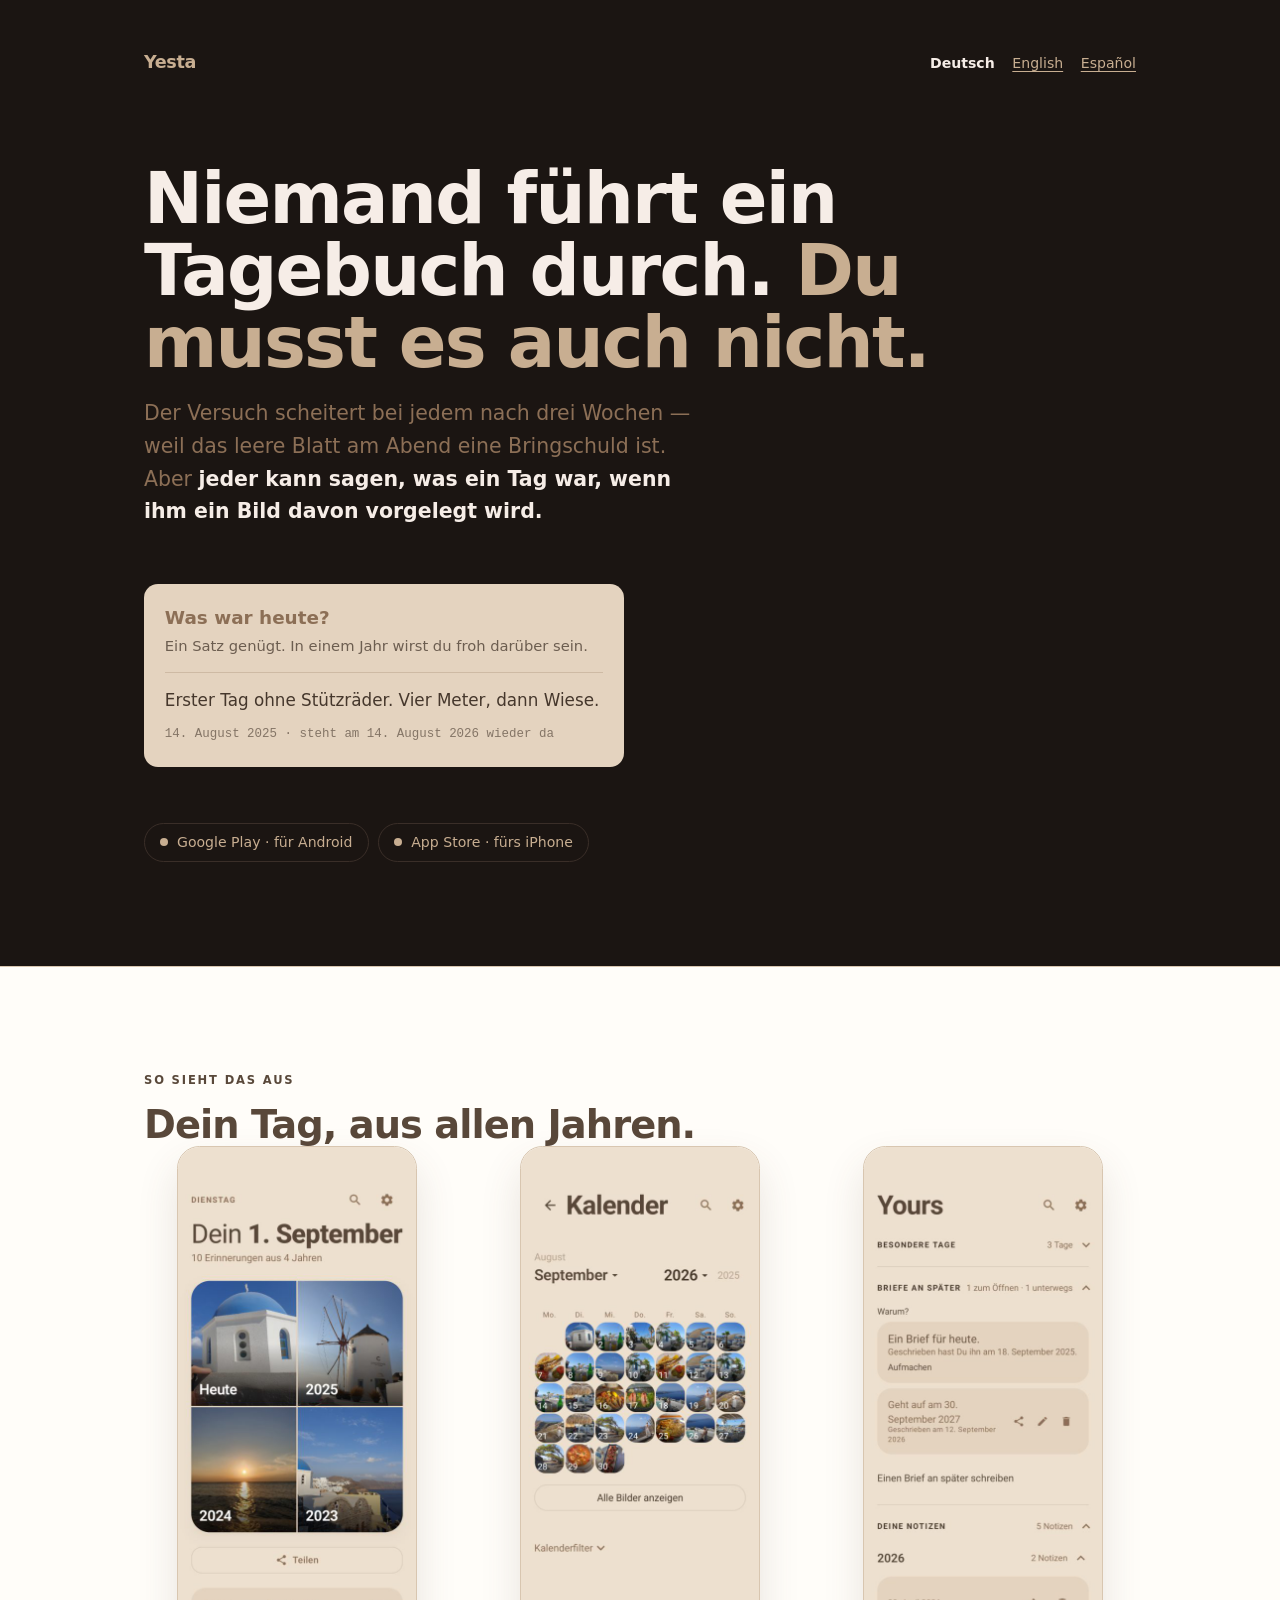
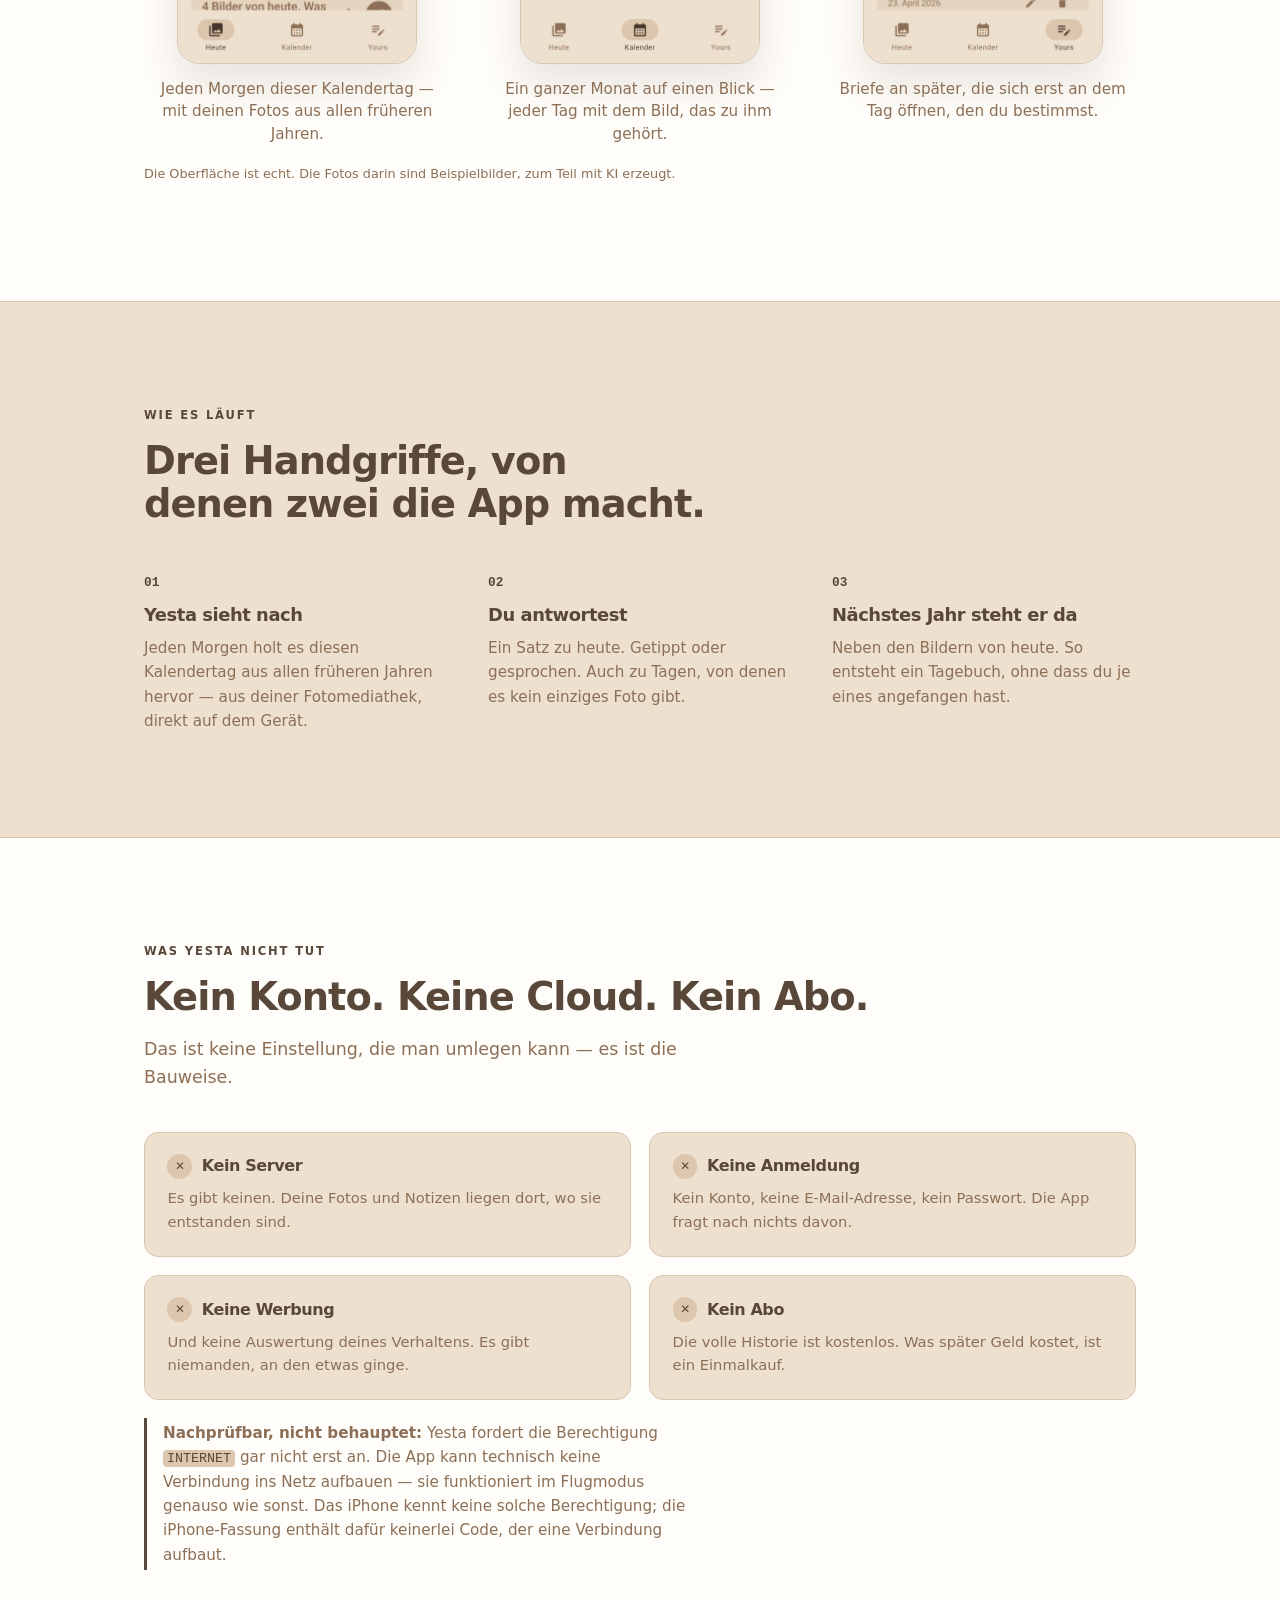
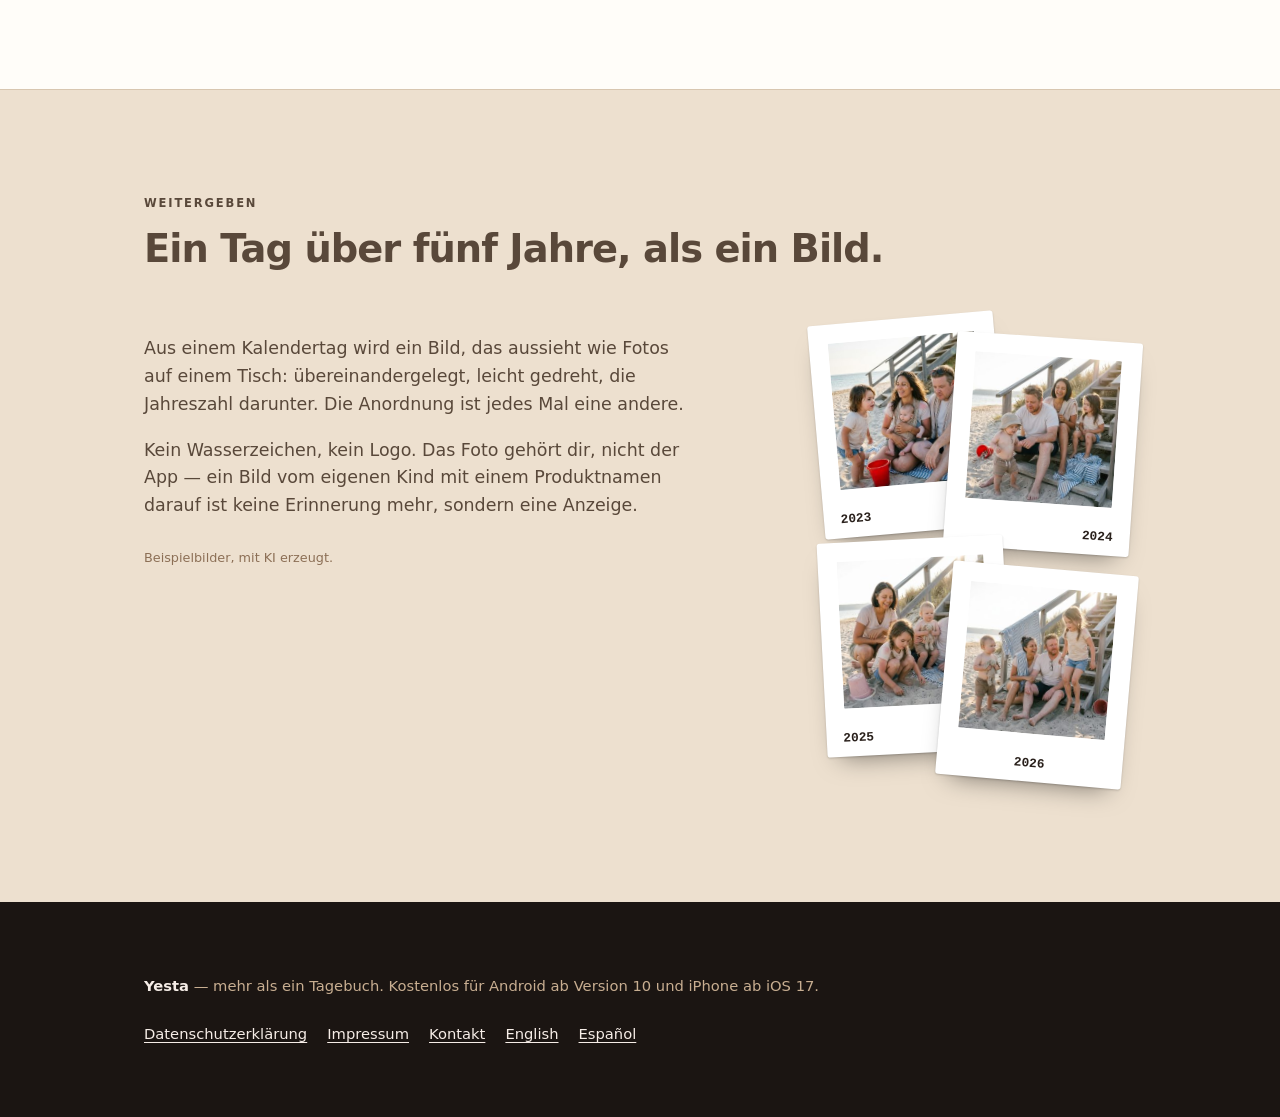
<file: index.html>
<!doctype html>
<html lang="de">
<head>
<meta charset="utf-8">
<meta name="viewport" content="width=device-width, initial-scale=1">
<link rel="icon" href="/favicon.ico" sizes="16x16 32x32 48x48">
<link rel="icon" href="/favicon.svg" type="image/svg+xml">
<link rel="apple-touch-icon" href="/apple-touch-icon.png">
<title>Yesta – Erinnerungen &amp; Tagebuch</title>
<meta name="description" content="Yesta zeigt dir jeden Tag, was du am selben Datum in früheren Jahren erlebt hast, und stellt eine Frage: Was war heute? Alles bleibt auf deinem Handy.">
<link rel="canonical" href="https://yesta.app/">
<link rel="alternate" hreflang="de" href="https://yesta.app/">
<link rel="alternate" hreflang="en" href="https://yesta.app/en/">
<link rel="alternate" hreflang="es" href="https://yesta.app/es/">
<link rel="alternate" hreflang="x-default" href="https://yesta.app/">
<meta property="og:title" content="Yesta – Erinnerungen &amp; Tagebuch">
<meta property="og:description" content="Jeden Morgen deine Fotos von heute aus früheren Jahren. Ohne Konto, ohne Cloud.">
<meta property="og:type" content="website">
<meta property="og:site_name" content="Yesta">
<meta property="og:locale" content="de_DE">
<meta property="og:locale:alternate" content="en_US">
<meta property="og:locale:alternate" content="es_ES">
<meta property="og:url" content="https://yesta.app/">
<meta property="og:image" content="https://yesta.app/bilder/vorschau.jpg">
<meta property="og:image:width" content="1200">
<meta property="og:image:height" content="630">
<meta property="og:image:alt" content="Yesta – Erinnerungen &amp; Tagebuch. Ein Handy zeigt den 1. September mit vier Fotos aus früheren Jahren, davor ein Sofortbild von 2024.">
<meta name="twitter:card" content="summary_large_image">
<style>
  :root {
    --ground:        #EDE0CF;
    --ground-deep:   #1B1512;
    --surface:       #FFFDF9;
    --ink:           #59483A;
    --ink-muted:     #8C6F56;
    --ink-inverse:   #F6EDE7;
    --ink-inverse-muted: #C8AE91;
    --coral:         #59483A;
    --coral-bright:  #C8AE91;
    --coral-wash:    #DCC6AD;
    --teal:          #8C6F56;
    --teal-wash:     #E4D3BF;
    --line:          #D8C6B0;
    --line-inverse:  #3A2E28;

    --sans: "Segoe UI Variable Display", "Segoe UI", system-ui, -apple-system,
            "Helvetica Neue", Arial, sans-serif;
    --mono: "Cascadia Mono", Consolas, ui-monospace, "SF Mono", Menlo, monospace;

    --measure: 34rem;
    --gutter: clamp(1.25rem, 5vw, 3rem);
  }

  @media (prefers-color-scheme: dark) {
    :root {
      --ground:      #171210;
      --surface:     #201A17;
      --ink:         #F4EBE5;
      --ink-muted:   #B09C92;
      --coral:       #C8AE91;
      --coral-wash:  #3A3026;
      --teal:        #C8AE91;
      --teal-wash:   #2E2822;
      --line:        #362C27;
    }
  }

  *, *::before, *::after { box-sizing: border-box; }

  body {
    margin: 0;
    background: var(--ground);
    color: var(--ink);
    font-family: var(--sans);
    font-size: clamp(1rem, .96rem + .2vw, 1.09rem);
    line-height: 1.6;
    -webkit-font-smoothing: antialiased;
  }

  .band { padding: clamp(3.5rem, 9vw, 6.5rem) var(--gutter); }
  .inner { max-width: 62rem; margin: 0 auto; }
  p { max-width: var(--measure); }

  h1, h2, h3 { text-wrap: balance; letter-spacing: -.025em; margin: 0; }

  /* ---------------- Kopfband ---------------- */

  .hero {
    background: var(--ground-deep);
    color: var(--ink-inverse);
    padding-top: clamp(2rem, 5vw, 3rem);
  }

  .brandline {
    display: flex;
    align-items: baseline;
    justify-content: space-between;
    gap: 1rem;
    margin-bottom: clamp(3rem, 9vw, 5.5rem);
  }

  .brand {
    font-size: 1.1rem;
    font-weight: 700;
    letter-spacing: -.02em;
    color: var(--coral-bright);
  }

  .langs { display: flex; gap: 1.1rem; flex: none; }
  .lang {
    font-size: .88rem;
    color: var(--ink-inverse-muted);
    text-decoration: underline;
    text-underline-offset: .18em;
  }
  .lang:hover { color: var(--coral-bright); }
  .lang[aria-current="true"] {
    color: var(--ink-inverse);
    text-decoration: none;
    font-weight: 600;
  }

  .hero h1 {
    font-size: clamp(2.3rem, 7.5vw, 4.4rem);
    line-height: 1.02;
    font-weight: 700;
    max-width: 18ch;
  }

  .hero h1 .quiet { color: var(--ink-inverse-muted); }

  .hero-body {
    margin-top: 1.6rem;
    color: var(--ink-inverse-muted);
    font-size: clamp(1.05rem, 1rem + .35vw, 1.3rem);
    max-width: 36rem;
  }

  .hero-body strong { color: var(--ink-inverse); font-weight: 600; }

  /* Die Notizkarte — dasselbe Objekt, das die App zeigt. */
  .note-card {
    margin-top: clamp(2.5rem, 6vw, 3.5rem);
    max-width: 30rem;
    background: var(--teal-wash);
    border-radius: 14px;
    padding: 1.15rem 1.3rem 1.35rem;
    color: #45372C;
  }
  @media (prefers-color-scheme: dark) { .note-card { color: #EDE0CF; } }

  .note-card .ask {
    font-size: 1.15rem;
    font-weight: 700;
    color: var(--teal);
    margin: 0 0 .15rem;
  }
  .note-card .hint { margin: 0 0 .9rem; font-size: .92rem; opacity: .75; }
  .note-card .written {
    margin: 0;
    font-size: 1.05rem;
    border-top: 1px solid rgba(140, 111, 86, .25);
    padding-top: .85rem;
  }
  .note-card .stamp {
    display: block;
    margin-top: .7rem;
    font-family: var(--mono);
    font-size: .78rem;
    opacity: .6;
  }

  .status {
    margin-top: clamp(2.5rem, 6vw, 3.5rem);
    display: inline-flex;
    align-items: center;
    gap: .55rem;
    border: 1px solid var(--line-inverse);
    border-radius: 99px;
    padding: .45rem .95rem;
    font-size: .88rem;
    color: var(--ink-inverse-muted);
  }
  .dot {
    width: .5rem; height: .5rem; border-radius: 50%;
    background: var(--coral-bright); flex: none;
  }
  /* Seit dem 28.09.2026 ist die Kapsel der Weg in den Store, kein Hinweis mehr. */
  a.status { text-decoration: none; transition: border-color .2s ease; }
  a.status:hover, a.status:focus-visible { border-color: var(--coral-bright); }
  /* Seit dem iPhone-Start zwei Kapseln nebeneinander, auf schmalen Schirmen untereinander. */
  .stores { display: flex; flex-wrap: wrap; gap: .6rem; margin-top: clamp(2.5rem, 6vw, 3.5rem); }
  .stores .status { margin-top: 0; }

  /* ---------------- Abschnitte ---------------- */

  .eyebrow {
    font-size: .72rem;
    font-weight: 700;
    letter-spacing: .16em;
    text-transform: uppercase;
    color: var(--coral);
    margin-bottom: .9rem;
  }

  h2 { font-size: clamp(1.6rem, 1.2rem + 1.6vw, 2.4rem); line-height: 1.12; }
  .band > .inner > p { margin-top: 1.1rem; color: var(--ink-muted); }

  .steps {
    margin-top: clamp(2rem, 5vw, 3rem);
    display: grid;
    gap: clamp(1.5rem, 4vw, 2.5rem);
    grid-template-columns: repeat(auto-fit, minmax(15rem, 1fr));
  }
  .step h3 { font-size: 1.12rem; margin-bottom: .4rem; }
  .step p { color: var(--ink-muted); font-size: .95rem; margin: 0; max-width: 26rem; }
  .step .num {
    font-family: var(--mono);
    font-size: .8rem;
    font-weight: 700;
    color: var(--coral);
    display: block;
    margin-bottom: .5rem;
  }

  /* ---------------- Was es nicht tut ---------------- */

  .plain { background: var(--surface); border-block: 1px solid var(--line); }

  /* Vier Karten, also zwei mal zwei. Ein „auto-fit"-Raster ergab auf breiten
     Schirmen drei Spalten und eine leere graue Zelle daneben. */
  .facts {
    margin-top: clamp(1.8rem, 4vw, 2.5rem);
    display: grid;
    gap: clamp(.85rem, 2.2vw, 1.15rem);
    grid-template-columns: 1fr;
  }
  @media (min-width: 46rem) { .facts { grid-template-columns: 1fr 1fr; } }

  .fact {
    background: var(--ground);
    border: 1px solid var(--line);
    border-radius: 14px;
    padding: 1.3rem 1.4rem 1.4rem;
  }
  .fact h3 {
    font-size: 1rem;
    margin-bottom: .45rem;
    display: flex;
    align-items: center;
    gap: .6rem;
  }
  .fact h3::before {
    content: "✕";
    flex: none;
    width: 1.55rem; height: 1.55rem;
    border-radius: 50%;
    background: var(--coral-wash);
    color: var(--coral);
    font-size: .74rem;
    font-weight: 700;
    display: grid;
    place-items: center;
  }
  .fact p { font-size: .92rem; color: var(--ink-muted); margin: 0; max-width: none; }

  .proof {
    margin-top: 1.5rem;
    border-left: 3px solid var(--coral);
    padding: .2rem 0 .2rem 1rem;
    font-size: .95rem;
    color: var(--ink-muted);
    max-width: var(--measure);
  }
  .proof code {
    font-family: var(--mono);
    font-size: .88em;
    background: var(--coral-wash);
    color: var(--coral);
    border-radius: 4px;
    padding: .06em .3em;
  }

  /* ---------------- Das geteilte Bild ---------------- */

  .share-layout {
    margin-top: clamp(2rem, 5vw, 3rem);
    display: grid;
    gap: clamp(2rem, 5vw, 3.5rem);
    grid-template-columns: 1fr;
    align-items: start;
  }
  @media (min-width: 52rem) {
    .share-layout { grid-template-columns: 1fr minmax(15rem, 20rem); }
  }

  .stack {
    position: relative;
    aspect-ratio: 2 / 3;
    max-width: 20rem;
    width: 100%;
    justify-self: center;
  }
  .pola {
    position: absolute;
    width: 58%;
    background: #fff;
    border-radius: 3px;
    padding: 6% 6% 15%;
    box-shadow: 0 1px 2px rgba(0,0,0,.18), 0 14px 26px -14px rgba(0,0,0,.5);
  }
  /* "height: auto" ist noetig, sonst schlaegt das height-Attribut des Bildes
     durch und das Sofortbild wird 300 Pixel hoch statt quadratisch. */
  .pola img {
    display: block;
    width: 100%;
    height: auto;
    aspect-ratio: 1;
    object-fit: cover;
    border-radius: 1px;
    background: var(--line);
  }
  .pola b {
    position: absolute;
    left: 9%; right: 9%; bottom: 3.5%;
    text-align: center;
    font-family: var(--mono);
    font-size: .8rem;
    font-weight: 600;
    color: #2A211C;
  }
  /* Jede Jahreszahl rueckt auf die Seite, die das naechste Sofortbild frei
     laesst - mittig verschwand sie darunter. Das oberste bleibt mittig. */
  .p1 b, .p3 b { text-align: left; }
  .p2 b { text-align: right; }
  /* Zwei Reihen zu zweit statt einer Saeule: Als Saeule ueberdeckte jedes
     Sofortbild die Jahreszahl des darueberliegenden - die Ueberlappung war
     groesser als der weisse Rand, unter dem die Zahl steht. So liegt jede
     Zahl im freien Bereich, und das unterste Bild bleibt im Rahmen. */
  .p1 { left:  0%; top:  0%; transform: rotate(-5deg); }
  .p2 { right: 0%; top:  4%; transform: rotate( 4deg); }
  .p3 { left:  2%; top: 46%; transform: rotate(-3deg); }
  .p4 { right: 2%; top: 52%; transform: rotate( 5deg); }

  /* ---------------- Fuß ---------------- */

  footer {
    background: var(--ground-deep);
    color: var(--ink-inverse-muted);
    padding: clamp(3rem, 7vw, 4.5rem) var(--gutter);
    font-size: .92rem;
  }
  footer .inner { display: grid; gap: 1.5rem; }
  footer a { color: var(--ink-inverse); text-decoration: underline; text-underline-offset: .18em; }
  footer a:hover { color: var(--coral-bright); }
  footer a:focus-visible, .status:focus-visible {
    outline: 2px solid var(--coral-bright); outline-offset: 3px;
  }
  .foot-links { display: flex; flex-wrap: wrap; gap: 1.25rem; }

  /* Die drei Bildschirmfotos unter dem Kopf. */
  .schau { display: grid; gap: clamp(1.25rem, 4vw, 2.25rem); grid-template-columns: 1fr; }
  .schau figure { margin: 0; display: grid; gap: .85rem; justify-items: center; }
  .schau img {
    display: block; width: 100%; max-width: 15rem; height: auto;
    border-radius: 1.4rem; border: 1px solid var(--line);
    box-shadow: 0 1.25rem 2.5rem rgba(89, 72, 58, .14);
    background: var(--surface);
  }
  .schau figcaption {
    color: var(--ink-muted); font-size: .95rem; line-height: 1.5;
    text-align: center; max-width: 18rem;
  }
  @media (min-width: 44rem) {
    .schau { grid-template-columns: repeat(3, 1fr); align-items: start; }
  }
  /* Kennzeichnung der kuenstlich erzeugten Beispielbilder im Stapel. */
  .stack-hinweis {
    margin-top: 1.75rem;
    color: var(--ink-muted);
    font-size: .8rem;
  }
</style>
</head>
<body>

<header class="band hero">
  <div class="inner">
    <div class="brandline">
      <div class="brand">Yesta</div>
      <nav class="langs" aria-label="Sprache">
        <span class="lang" aria-current="true">Deutsch</span>
        <a class="lang" href="en/index.html" hreflang="en" lang="en">English</a>
        <a class="lang" href="es/index.html" hreflang="es" lang="es">Español</a>
      </nav>
    </div>

    <h1>Niemand führt ein Tagebuch durch. <span class="quiet">Du musst es auch nicht.</span></h1>

    <p class="hero-body">
      Der Versuch scheitert bei jedem nach drei Wochen — weil das leere Blatt am
      Abend eine Bringschuld ist. Aber <strong>jeder kann sagen, was ein Tag war,
      wenn ihm ein Bild davon vorgelegt wird.</strong>
    </p>

    <div class="note-card">
      <p class="ask">Was war heute?</p>
      <p class="hint">Ein Satz genügt. In einem Jahr wirst du froh darüber sein.</p>
      <p class="written">
        Erster Tag ohne Stützräder. Vier Meter, dann Wiese.
        <span class="stamp">14. August 2025 · steht am 14. August 2026 wieder da</span>
      </p>
    </div>

    <div class="stores">
      <a class="status" href="https://play.google.com/store/apps/details?id=com.yesta.app&amp;referrer=utm_source%3Dwebsite%26utm_campaign%3Dstart"><span class="dot"></span> Google Play · für Android</a>
      <a class="status" href="https://apps.apple.com/de/app/id6823133458?pt=129622336&amp;ct=website&amp;mt=8"><span class="dot"></span> App Store · fürs iPhone</a>
    </div>
  </div>
</header>

<section class="band plain">
  <div class="inner">
    <div class="eyebrow">So sieht das aus</div>
    <h2>Dein Tag, aus allen Jahren.</h2>

    <div class="schau">
      <figure>
        <img src="bilder/01-home.jpg" width="480" height="1040" loading="lazy"
             alt="Die Tagesübersicht: Überschrift „Dein 1. September“, darunter vier Fotos desselben Kalendertags aus den Jahren 2023 bis heute.">
        <figcaption>Jeden Morgen dieser Kalendertag — mit deinen Fotos aus allen früheren Jahren.</figcaption>
      </figure>
      <figure>
        <img src="bilder/03-monat.jpg" width="480" height="1040" loading="lazy"
             alt="Die Monatsansicht: ein Kalenderraster, in dem jeder Tag des Septembers das Foto trägt, das an diesem Tag entstanden ist.">
        <figcaption>Ein ganzer Monat auf einen Blick — jeder Tag mit dem Bild, das zu ihm gehört.</figcaption>
      </figure>
      <figure>
        <img src="bilder/04-briefe.jpg" width="480" height="1040" loading="lazy"
             alt="Die Ansicht „Briefe an später“ mit verschlossenen Briefen und ihrem jeweiligen Öffnungsdatum.">
        <figcaption>Briefe an später, die sich erst an dem Tag öffnen, den du bestimmst.</figcaption>
      </figure>
    </div>
    <p class="stack-hinweis">Die Oberfläche ist echt. Die Fotos darin sind
      Beispielbilder, zum Teil mit KI erzeugt.</p>
  </div>
</section>

<section class="band">
  <div class="inner">
    <div class="eyebrow">Wie es läuft</div>
    <h2>Drei Handgriffe, von denen zwei die App macht.</h2>

    <div class="steps">
      <div class="step">
        <span class="num">01</span>
        <h3>Yesta sieht nach</h3>
        <p>
          Jeden Morgen holt es diesen Kalendertag aus allen früheren Jahren
          hervor — aus deiner Fotomediathek, direkt auf dem Gerät.
        </p>
      </div>
      <div class="step">
        <span class="num">02</span>
        <h3>Du antwortest</h3>
        <p>
          Ein Satz zu heute. Getippt oder gesprochen. Auch zu Tagen, von denen
          es kein einziges Foto gibt.
        </p>
      </div>
      <div class="step">
        <span class="num">03</span>
        <h3>Nächstes Jahr steht er da</h3>
        <p>
          Neben den Bildern von heute. So entsteht ein Tagebuch, ohne dass du
          je eines angefangen hast.
        </p>
      </div>
    </div>
  </div>
</section>

<section class="band plain">
  <div class="inner">
    <div class="eyebrow">Was Yesta nicht tut</div>
    <h2>Kein Konto. Keine Cloud. Kein Abo.</h2>
    <p>
      Das ist keine Einstellung, die man umlegen kann — es ist die Bauweise.
    </p>

    <div class="facts">
      <div class="fact">
        <h3>Kein Server</h3>
        <p>Es gibt keinen. Deine Fotos und Notizen liegen dort, wo sie entstanden sind.</p>
      </div>
      <div class="fact">
        <h3>Keine Anmeldung</h3>
        <p>Kein Konto, keine E-Mail-Adresse, kein Passwort. Die App fragt nach nichts davon.</p>
      </div>
      <div class="fact">
        <h3>Keine Werbung</h3>
        <p>Und keine Auswertung deines Verhaltens. Es gibt niemanden, an den etwas ginge.</p>
      </div>
      <div class="fact">
        <h3>Kein Abo</h3>
        <p>Die volle Historie ist kostenlos. Was später Geld kostet, ist ein Einmalkauf.</p>
      </div>
    </div>

    <p class="proof">
      <strong>Nachprüfbar, nicht behauptet:</strong> Yesta fordert die
      Berechtigung <code>INTERNET</code> gar nicht erst an. Die App kann
      technisch keine Verbindung ins Netz aufbauen — sie funktioniert im
      Flugmodus genauso wie sonst.
      Das iPhone kennt keine solche Berechtigung; die iPhone-Fassung enthält
      dafür keinerlei Code, der eine Verbindung aufbaut.
    </p>
  </div>
</section>

<section class="band">
  <div class="inner">
    <div class="eyebrow">Weitergeben</div>
    <h2>Ein Tag über fünf Jahre, als ein Bild.</h2>

    <div class="share-layout">
      <div>
        <p>
          Aus einem Kalendertag wird ein Bild, das aussieht wie Fotos auf einem
          Tisch: übereinandergelegt, leicht gedreht, die Jahreszahl darunter.
          Die Anordnung ist jedes Mal eine andere.
        </p>
        <p>
          Kein Wasserzeichen, kein Logo. Das Foto gehört dir, nicht der App —
          ein Bild vom eigenen Kind mit einem Produktnamen darauf ist keine
          Erinnerung mehr, sondern eine Anzeige.
        </p>
        <p class="stack-hinweis">Beispielbilder, mit KI erzeugt.</p>
      </div>

      <div class="stack" role="img" aria-label="Vier Sofortbilder vom selben Kalendertag am Strand, schräg übereinandergelegt: dieselbe Familie in vier Jahren — 2023 mit einem Baby auf dem Arm, 2026 stehen beide Kinder allein und sind sichtbar gewachsen.">
        <div class="pola p1"><img src="bilder/pola-1.jpg" width="300" height="300" loading="lazy" alt=""><b>2023</b></div>
        <div class="pola p2"><img src="bilder/pola-2.jpg" width="300" height="300" loading="lazy" alt=""><b>2024</b></div>
        <div class="pola p3"><img src="bilder/pola-3.jpg" width="300" height="300" loading="lazy" alt=""><b>2025</b></div>
        <div class="pola p4"><img src="bilder/pola-4.jpg" width="300" height="300" loading="lazy" alt=""><b>2026</b></div>
      </div>
    </div>
  </div>
</section>

<footer>
  <div class="inner">
    <div>
      <strong style="color:var(--ink-inverse)">Yesta</strong> — mehr als ein
      Tagebuch. Kostenlos für Android ab Version 10 und iPhone ab iOS 17.
    </div>

    <div class="foot-links">
      <a href="datenschutz.html">Datenschutzerklärung</a>
      <a href="impressum.html">Impressum</a>
      <a href="mailto:kontakt@yesta.app">Kontakt</a>
      <a href="en/index.html" hreflang="en" lang="en">English</a>
      <a href="es/index.html" hreflang="es" lang="es">Español</a>
    </div>

  </div>
</footer>

</body>
</html>
</file>
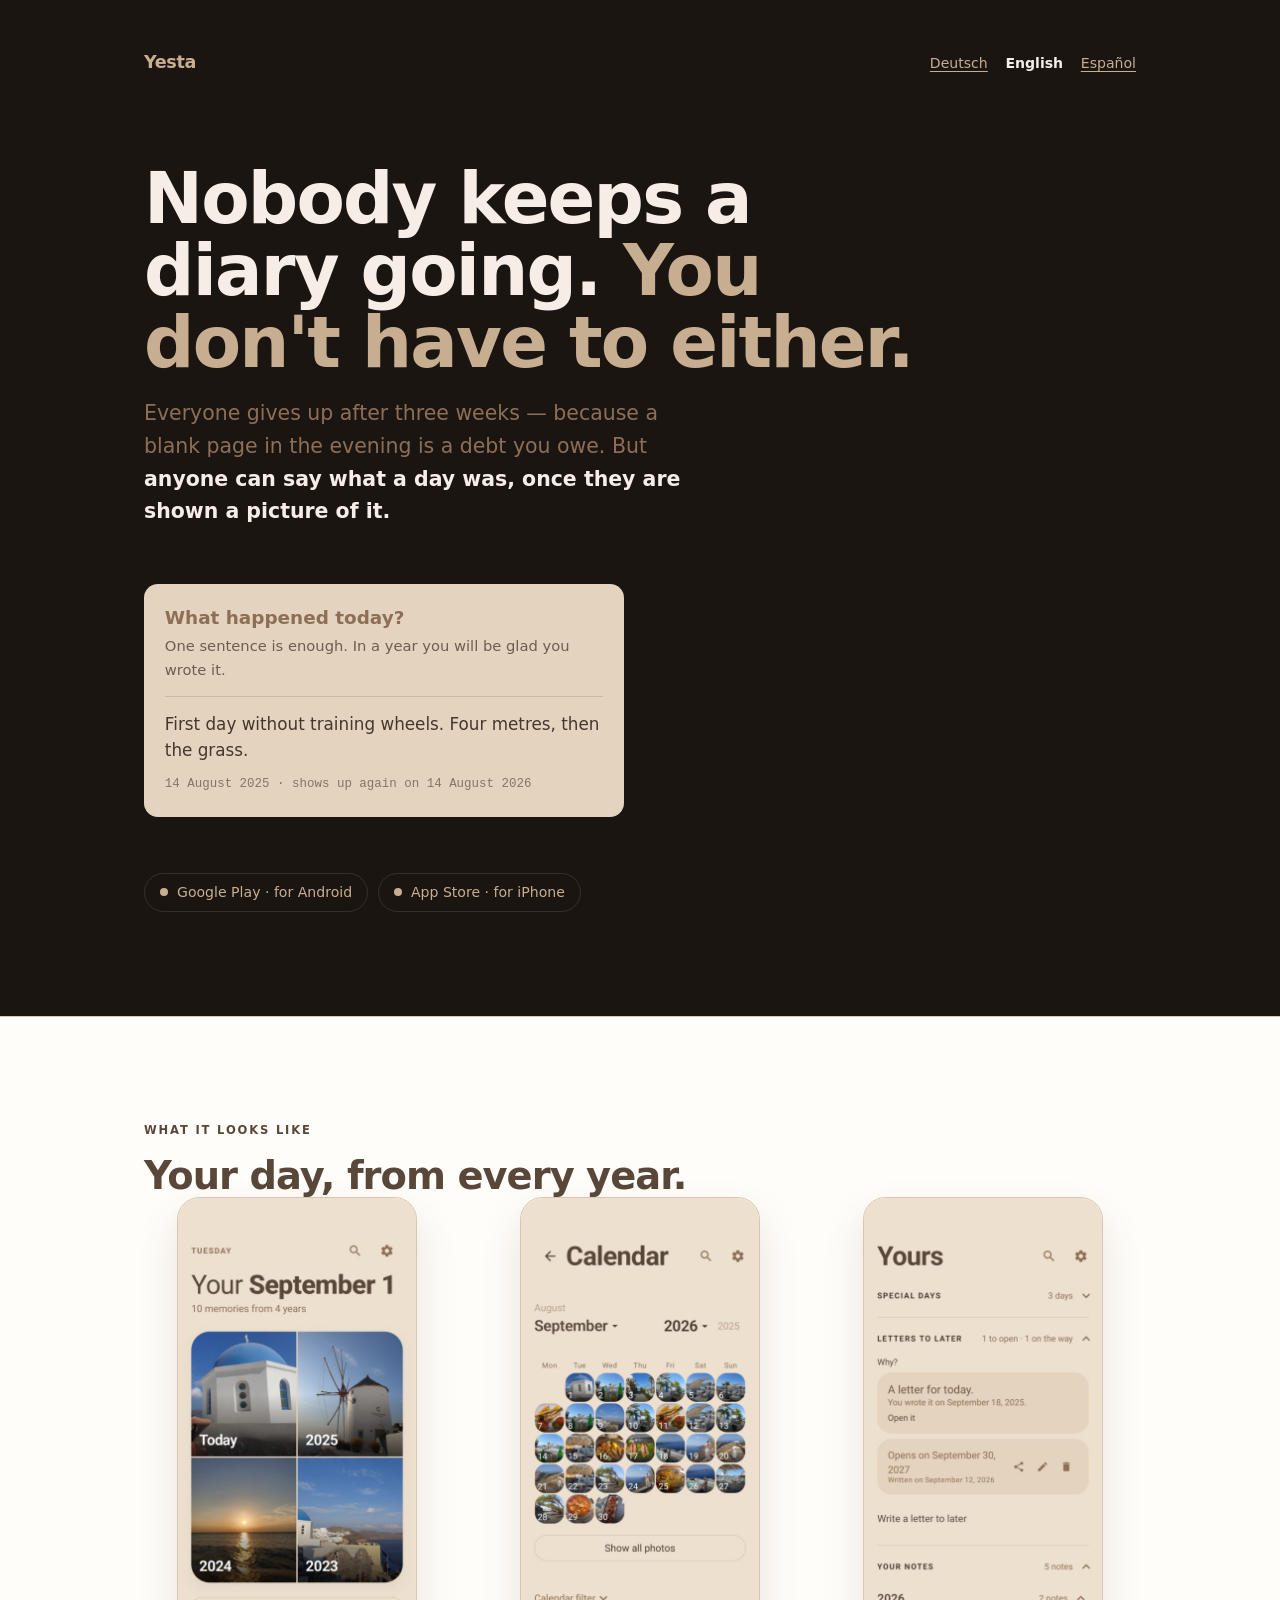
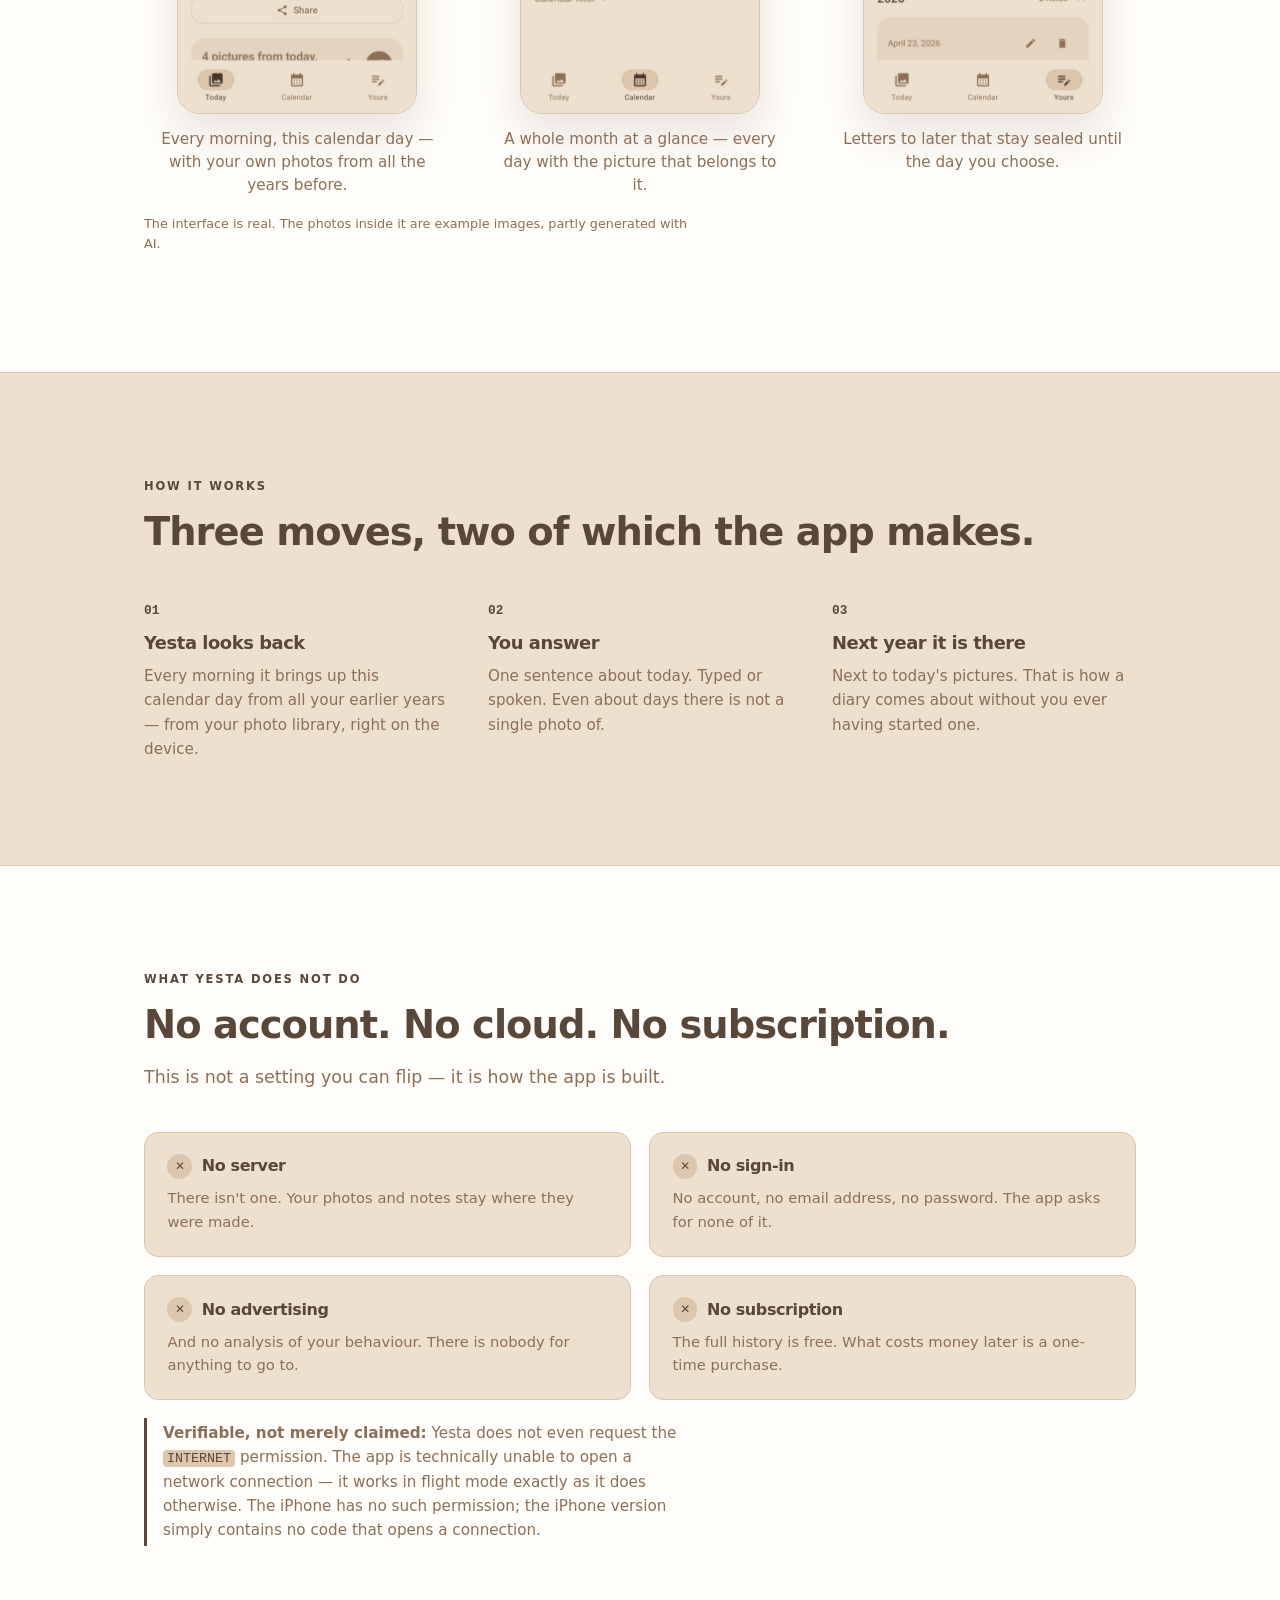
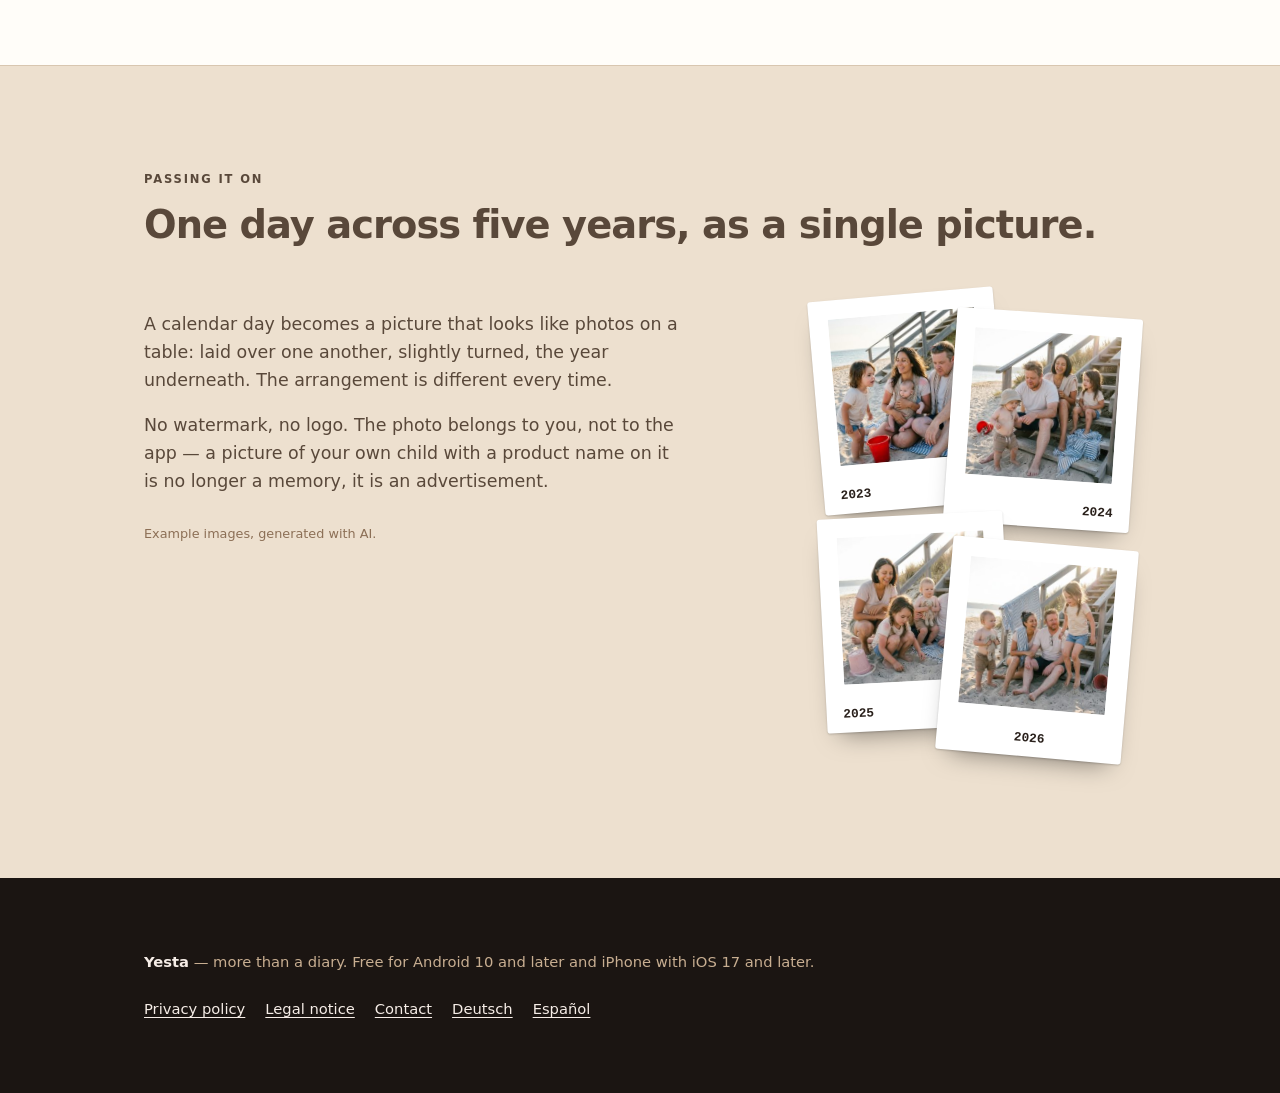
<file: en/index.html>
<!doctype html>
<html lang="en">
<head>
<meta charset="utf-8">
<meta name="viewport" content="width=device-width, initial-scale=1">
<link rel="icon" href="/favicon.ico" sizes="16x16 32x32 48x48">
<link rel="icon" href="/favicon.svg" type="image/svg+xml">
<link rel="apple-touch-icon" href="/apple-touch-icon.png">
<title>Yesta – Memories &amp; Journal</title>
<meta name="description" content="Yesta shows you every day what you lived through on the same date in earlier years, and asks one question: what happened today? Everything stays on your phone.">
<link rel="canonical" href="https://yesta.app/en/">
<link rel="alternate" hreflang="de" href="https://yesta.app/">
<link rel="alternate" hreflang="en" href="https://yesta.app/en/">
<link rel="alternate" hreflang="es" href="https://yesta.app/es/">
<link rel="alternate" hreflang="x-default" href="https://yesta.app/">
<meta property="og:title" content="Yesta – Memories &amp; Journal">
<meta property="og:description" content="Every morning, your photos from this day in past years. No account, no cloud.">
<meta property="og:type" content="website">
<meta property="og:site_name" content="Yesta">
<meta property="og:locale" content="en_US">
<meta property="og:locale:alternate" content="de_DE">
<meta property="og:locale:alternate" content="es_ES">
<meta property="og:url" content="https://yesta.app/en/">
<meta property="og:image" content="https://yesta.app/en/bilder/vorschau.jpg">
<meta property="og:image:width" content="1200">
<meta property="og:image:height" content="630">
<meta property="og:image:alt" content="Yesta – Memories &amp; Journal. A phone shows the 1st of September with four photos from earlier years, an instant photo from 2024 in front of it.">
<meta name="twitter:card" content="summary_large_image">
<style>
  :root {
    --ground:        #EDE0CF;
    --ground-deep:   #1B1512;
    --surface:       #FFFDF9;
    --ink:           #59483A;
    --ink-muted:     #8C6F56;
    --ink-inverse:   #F6EDE7;
    --ink-inverse-muted: #C8AE91;
    --coral:         #59483A;
    --coral-bright:  #C8AE91;
    --coral-wash:    #DCC6AD;
    --teal:          #8C6F56;
    --teal-wash:     #E4D3BF;
    --line:          #D8C6B0;
    --line-inverse:  #3A2E28;

    --sans: "Segoe UI Variable Display", "Segoe UI", system-ui, -apple-system,
            "Helvetica Neue", Arial, sans-serif;
    --mono: "Cascadia Mono", Consolas, ui-monospace, "SF Mono", Menlo, monospace;

    --measure: 34rem;
    --gutter: clamp(1.25rem, 5vw, 3rem);
  }

  @media (prefers-color-scheme: dark) {
    :root {
      --ground:      #171210;
      --surface:     #201A17;
      --ink:         #F4EBE5;
      --ink-muted:   #B09C92;
      --coral:       #C8AE91;
      --coral-wash:  #3A3026;
      --teal:        #C8AE91;
      --teal-wash:   #2E2822;
      --line:        #362C27;
    }
  }

  *, *::before, *::after { box-sizing: border-box; }

  body {
    margin: 0;
    background: var(--ground);
    color: var(--ink);
    font-family: var(--sans);
    font-size: clamp(1rem, .96rem + .2vw, 1.09rem);
    line-height: 1.6;
    -webkit-font-smoothing: antialiased;
  }

  .band { padding: clamp(3.5rem, 9vw, 6.5rem) var(--gutter); }
  .inner { max-width: 62rem; margin: 0 auto; }
  p { max-width: var(--measure); }

  h1, h2, h3 { text-wrap: balance; letter-spacing: -.025em; margin: 0; }

  /* ---------------- Head band ---------------- */

  .hero {
    background: var(--ground-deep);
    color: var(--ink-inverse);
    padding-top: clamp(2rem, 5vw, 3rem);
  }

  .brandline {
    display: flex;
    align-items: baseline;
    justify-content: space-between;
    gap: 1rem;
    margin-bottom: clamp(3rem, 9vw, 5.5rem);
  }

  .brand {
    font-size: 1.1rem;
    font-weight: 700;
    letter-spacing: -.02em;
    color: var(--coral-bright);
  }

  .langs { display: flex; gap: 1.1rem; flex: none; }
  .lang {
    font-size: .88rem;
    color: var(--ink-inverse-muted);
    text-decoration: underline;
    text-underline-offset: .18em;
  }
  .lang:hover { color: var(--coral-bright); }
  .lang[aria-current="true"] {
    color: var(--ink-inverse);
    text-decoration: none;
    font-weight: 600;
  }

  .hero h1 {
    font-size: clamp(2.3rem, 7.5vw, 4.4rem);
    line-height: 1.02;
    font-weight: 700;
    max-width: 18ch;
  }

  .hero h1 .quiet { color: var(--ink-inverse-muted); }

  .hero-body {
    margin-top: 1.6rem;
    color: var(--ink-inverse-muted);
    font-size: clamp(1.05rem, 1rem + .35vw, 1.3rem);
    max-width: 36rem;
  }

  .hero-body strong { color: var(--ink-inverse); font-weight: 600; }

  /* The note card — the same object the app shows. */
  .note-card {
    margin-top: clamp(2.5rem, 6vw, 3.5rem);
    max-width: 30rem;
    background: var(--teal-wash);
    border-radius: 14px;
    padding: 1.15rem 1.3rem 1.35rem;
    color: #45372C;
  }
  @media (prefers-color-scheme: dark) { .note-card { color: #EDE0CF; } }

  .note-card .ask {
    font-size: 1.15rem;
    font-weight: 700;
    color: var(--teal);
    margin: 0 0 .15rem;
  }
  .note-card .hint { margin: 0 0 .9rem; font-size: .92rem; opacity: .75; }
  .note-card .written {
    margin: 0;
    font-size: 1.05rem;
    border-top: 1px solid rgba(140, 111, 86, .25);
    padding-top: .85rem;
  }
  .note-card .stamp {
    display: block;
    margin-top: .7rem;
    font-family: var(--mono);
    font-size: .78rem;
    opacity: .6;
  }

  .status {
    margin-top: clamp(2.5rem, 6vw, 3.5rem);
    display: inline-flex;
    align-items: center;
    gap: .55rem;
    border: 1px solid var(--line-inverse);
    border-radius: 99px;
    padding: .45rem .95rem;
    font-size: .88rem;
    color: var(--ink-inverse-muted);
  }
  .dot {
    width: .5rem; height: .5rem; border-radius: 50%;
    background: var(--coral-bright); flex: none;
  }
  /* Seit dem 28.09.2026 ist die Kapsel der Weg in den Store, kein Hinweis mehr. */
  a.status { text-decoration: none; transition: border-color .2s ease; }
  a.status:hover, a.status:focus-visible { border-color: var(--coral-bright); }
  /* Seit dem iPhone-Start zwei Kapseln nebeneinander, auf schmalen Schirmen untereinander. */
  .stores { display: flex; flex-wrap: wrap; gap: .6rem; margin-top: clamp(2.5rem, 6vw, 3.5rem); }
  .stores .status { margin-top: 0; }

  /* ---------------- Sections ---------------- */

  .eyebrow {
    font-size: .72rem;
    font-weight: 700;
    letter-spacing: .16em;
    text-transform: uppercase;
    color: var(--coral);
    margin-bottom: .9rem;
  }

  h2 { font-size: clamp(1.6rem, 1.2rem + 1.6vw, 2.4rem); line-height: 1.12; }
  .band > .inner > p { margin-top: 1.1rem; color: var(--ink-muted); }

  .steps {
    margin-top: clamp(2rem, 5vw, 3rem);
    display: grid;
    gap: clamp(1.5rem, 4vw, 2.5rem);
    grid-template-columns: repeat(auto-fit, minmax(15rem, 1fr));
  }
  .step h3 { font-size: 1.12rem; margin-bottom: .4rem; }
  .step p { color: var(--ink-muted); font-size: .95rem; margin: 0; max-width: 26rem; }
  .step .num {
    font-family: var(--mono);
    font-size: .8rem;
    font-weight: 700;
    color: var(--coral);
    display: block;
    margin-bottom: .5rem;
  }

  /* ---------------- What it does not do ---------------- */

  .plain { background: var(--surface); border-block: 1px solid var(--line); }

  /* Four cards, so two by two. An „auto-fit" grid put three in a row on wide
     screens and left an empty grey cell next to them. */
  .facts {
    margin-top: clamp(1.8rem, 4vw, 2.5rem);
    display: grid;
    gap: clamp(.85rem, 2.2vw, 1.15rem);
    grid-template-columns: 1fr;
  }
  @media (min-width: 46rem) { .facts { grid-template-columns: 1fr 1fr; } }

  .fact {
    background: var(--ground);
    border: 1px solid var(--line);
    border-radius: 14px;
    padding: 1.3rem 1.4rem 1.4rem;
  }
  .fact h3 {
    font-size: 1rem;
    margin-bottom: .45rem;
    display: flex;
    align-items: center;
    gap: .6rem;
  }
  .fact h3::before {
    content: "✕";
    flex: none;
    width: 1.55rem; height: 1.55rem;
    border-radius: 50%;
    background: var(--coral-wash);
    color: var(--coral);
    font-size: .74rem;
    font-weight: 700;
    display: grid;
    place-items: center;
  }
  .fact p { font-size: .92rem; color: var(--ink-muted); margin: 0; max-width: none; }

  .proof {
    margin-top: 1.5rem;
    border-left: 3px solid var(--coral);
    padding: .2rem 0 .2rem 1rem;
    font-size: .95rem;
    color: var(--ink-muted);
    max-width: var(--measure);
  }
  .proof code {
    font-family: var(--mono);
    font-size: .88em;
    background: var(--coral-wash);
    color: var(--coral);
    border-radius: 4px;
    padding: .06em .3em;
  }

  /* ---------------- The shared picture ---------------- */

  .share-layout {
    margin-top: clamp(2rem, 5vw, 3rem);
    display: grid;
    gap: clamp(2rem, 5vw, 3.5rem);
    grid-template-columns: 1fr;
    align-items: start;
  }
  @media (min-width: 52rem) {
    .share-layout { grid-template-columns: 1fr minmax(15rem, 20rem); }
  }

  .stack {
    position: relative;
    aspect-ratio: 2 / 3;
    max-width: 20rem;
    width: 100%;
    justify-self: center;
  }
  .pola {
    position: absolute;
    width: 58%;
    background: #fff;
    border-radius: 3px;
    padding: 6% 6% 15%;
    box-shadow: 0 1px 2px rgba(0,0,0,.18), 0 14px 26px -14px rgba(0,0,0,.5);
  }
  /* "height: auto" is needed, otherwise the image's height attribute wins and
     the instant photo comes out 300 pixels tall instead of square. */
  .pola img {
    display: block;
    width: 100%;
    height: auto;
    aspect-ratio: 1;
    object-fit: cover;
    border-radius: 1px;
    background: var(--line);
  }
  .pola b {
    position: absolute;
    left: 9%; right: 9%; bottom: 3.5%;
    text-align: center;
    font-family: var(--mono);
    font-size: .8rem;
    font-weight: 600;
    color: #2A211C;
  }
  /* Each year moves to the side the next instant photo leaves free - in the
     middle it disappeared underneath. The topmost one stays centred. */
  .p1 b, .p3 b { text-align: left; }
  .p2 b { text-align: right; }
  /* Two rows of two rather than one column: as a column every instant photo
     covered the year of the one above it - the overlap was bigger than the
     white margin the year sits on. This way each year stays in the clear and
     the bottom picture stays inside the frame. */
  .p1 { left:  0%; top:  0%; transform: rotate(-5deg); }
  .p2 { right: 0%; top:  4%; transform: rotate( 4deg); }
  .p3 { left:  2%; top: 46%; transform: rotate(-3deg); }
  .p4 { right: 2%; top: 52%; transform: rotate( 5deg); }

  /* ---------------- Foot ---------------- */

  footer {
    background: var(--ground-deep);
    color: var(--ink-inverse-muted);
    padding: clamp(3rem, 7vw, 4.5rem) var(--gutter);
    font-size: .92rem;
  }
  footer .inner { display: grid; gap: 1.5rem; }
  footer a { color: var(--ink-inverse); text-decoration: underline; text-underline-offset: .18em; }
  footer a:hover { color: var(--coral-bright); }
  footer a:focus-visible, .status:focus-visible, .lang:focus-visible {
    outline: 2px solid var(--coral-bright); outline-offset: 3px;
  }
  .foot-links { display: flex; flex-wrap: wrap; gap: 1.25rem; }

  /* Die drei Bildschirmfotos unter dem Kopf. */
  .schau { display: grid; gap: clamp(1.25rem, 4vw, 2.25rem); grid-template-columns: 1fr; }
  .schau figure { margin: 0; display: grid; gap: .85rem; justify-items: center; }
  .schau img {
    display: block; width: 100%; max-width: 15rem; height: auto;
    border-radius: 1.4rem; border: 1px solid var(--line);
    box-shadow: 0 1.25rem 2.5rem rgba(89, 72, 58, .14);
    background: var(--surface);
  }
  .schau figcaption {
    color: var(--ink-muted); font-size: .95rem; line-height: 1.5;
    text-align: center; max-width: 18rem;
  }
  @media (min-width: 44rem) {
    .schau { grid-template-columns: repeat(3, 1fr); align-items: start; }
  }
  /* Kennzeichnung der kuenstlich erzeugten Beispielbilder im Stapel. */
  .stack-hinweis {
    margin-top: 1.75rem;
    color: var(--ink-muted);
    font-size: .8rem;
  }
</style>
</head>
<body>

<header class="band hero">
  <div class="inner">
    <div class="brandline">
      <div class="brand">Yesta</div>
      <nav class="langs" aria-label="Language">
        <a class="lang" href="../index.html" hreflang="de" lang="de">Deutsch</a>
        <span class="lang" aria-current="true">English</span>
        <a class="lang" href="../es/index.html" hreflang="es" lang="es">Español</a>
      </nav>
    </div>

    <h1>Nobody keeps a diary going. <span class="quiet">You don't have to either.</span></h1>

    <p class="hero-body">
      Everyone gives up after three weeks — because a blank page in the evening
      is a debt you owe. But <strong>anyone can say what a day was, once they
      are shown a picture of it.</strong>
    </p>

    <div class="note-card">
      <p class="ask">What happened today?</p>
      <p class="hint">One sentence is enough. In a year you will be glad you wrote it.</p>
      <p class="written">
        First day without training wheels. Four metres, then the grass.
        <span class="stamp">14 August 2025 · shows up again on 14 August 2026</span>
      </p>
    </div>

    <div class="stores">
      <a class="status" href="https://play.google.com/store/apps/details?id=com.yesta.app&amp;referrer=utm_source%3Dwebsite%26utm_campaign%3Dstart"><span class="dot"></span> Google Play · for Android</a>
      <a class="status" href="https://apps.apple.com/us/app/id6823133458?pt=129622336&amp;ct=website&amp;mt=8"><span class="dot"></span> App Store · for iPhone</a>
    </div>
  </div>
</header>

<section class="band plain">
  <div class="inner">
    <div class="eyebrow">What it looks like</div>
    <h2>Your day, from every year.</h2>

    <div class="schau">
      <figure>
        <img src="bilder/01-home.jpg" width="480" height="1040" loading="lazy"
             alt="The day view: the heading “Your 1 September”, below it four photos of the same calendar day from 2023 onwards.">
        <figcaption>Every morning, this calendar day — with your own photos from all the years before.</figcaption>
      </figure>
      <figure>
        <img src="bilder/03-month.jpg" width="480" height="1040" loading="lazy"
             alt="The month view: a calendar grid in which every day of September carries the photo that was taken on it.">
        <figcaption>A whole month at a glance — every day with the picture that belongs to it.</figcaption>
      </figure>
      <figure>
        <img src="bilder/04-letters.jpg" width="480" height="1040" loading="lazy"
             alt="The “Letters to later” view showing sealed letters and the date each one opens.">
        <figcaption>Letters to later that stay sealed until the day you choose.</figcaption>
      </figure>
    </div>
    <p class="stack-hinweis">The interface is real. The photos inside it are
      example images, partly generated with AI.</p>
  </div>
</section>

<section class="band">
  <div class="inner">
    <div class="eyebrow">How it works</div>
    <h2>Three moves, two of which the app makes.</h2>

    <div class="steps">
      <div class="step">
        <span class="num">01</span>
        <h3>Yesta looks back</h3>
        <p>
          Every morning it brings up this calendar day from all your earlier
          years — from your photo library, right on the device.
        </p>
      </div>
      <div class="step">
        <span class="num">02</span>
        <h3>You answer</h3>
        <p>
          One sentence about today. Typed or spoken. Even about days there is
          not a single photo of.
        </p>
      </div>
      <div class="step">
        <span class="num">03</span>
        <h3>Next year it is there</h3>
        <p>
          Next to today's pictures. That is how a diary comes about without you
          ever having started one.
        </p>
      </div>
    </div>
  </div>
</section>

<section class="band plain">
  <div class="inner">
    <div class="eyebrow">What Yesta does not do</div>
    <h2>No account. No cloud. No subscription.</h2>
    <p>
      This is not a setting you can flip — it is how the app is built.
    </p>

    <div class="facts">
      <div class="fact">
        <h3>No server</h3>
        <p>There isn't one. Your photos and notes stay where they were made.</p>
      </div>
      <div class="fact">
        <h3>No sign-in</h3>
        <p>No account, no email address, no password. The app asks for none of it.</p>
      </div>
      <div class="fact">
        <h3>No advertising</h3>
        <p>And no analysis of your behaviour. There is nobody for anything to go to.</p>
      </div>
      <div class="fact">
        <h3>No subscription</h3>
        <p>The full history is free. What costs money later is a one-time purchase.</p>
      </div>
    </div>

    <p class="proof">
      <strong>Verifiable, not merely claimed:</strong> Yesta does not even
      request the <code>INTERNET</code> permission. The app is technically
      unable to open a network connection — it works in flight mode exactly as
      it does otherwise.
      The iPhone has no such permission; the iPhone version simply contains
      no code that opens a connection.
    </p>
  </div>
</section>

<section class="band">
  <div class="inner">
    <div class="eyebrow">Passing it on</div>
    <h2>One day across five years, as a single picture.</h2>

    <div class="share-layout">
      <div>
        <p>
          A calendar day becomes a picture that looks like photos on a table:
          laid over one another, slightly turned, the year underneath. The
          arrangement is different every time.
        </p>
        <p>
          No watermark, no logo. The photo belongs to you, not to the app — a
          picture of your own child with a product name on it is no longer a
          memory, it is an advertisement.
        </p>
        <p class="stack-hinweis">Example images, generated with AI.</p>
      </div>

      <div class="stack" role="img" aria-label="Four instant photos of the same calendar day on a beach, laid over one another at an angle: the same family across four years — in 2023 with a baby in her arms, by 2026 both children stand on their own and have visibly grown.">
        <div class="pola p1"><img src="../bilder/pola-1.jpg" width="300" height="300" loading="lazy" alt=""><b>2023</b></div>
        <div class="pola p2"><img src="../bilder/pola-2.jpg" width="300" height="300" loading="lazy" alt=""><b>2024</b></div>
        <div class="pola p3"><img src="../bilder/pola-3.jpg" width="300" height="300" loading="lazy" alt=""><b>2025</b></div>
        <div class="pola p4"><img src="../bilder/pola-4.jpg" width="300" height="300" loading="lazy" alt=""><b>2026</b></div>
      </div>
    </div>
  </div>
</section>

<footer>
  <div class="inner">
    <div>
      <strong style="color:var(--ink-inverse)">Yesta</strong> — more than a
      diary. Free for Android 10 and later and iPhone with iOS 17 and later.
    </div>

    <div class="foot-links">
      <a href="privacy.html">Privacy policy</a>
      <a href="imprint.html">Legal notice</a>
      <a href="mailto:kontakt@yesta.app">Contact</a>
      <a href="../index.html" hreflang="de" lang="de">Deutsch</a>
      <a href="../es/index.html" hreflang="es" lang="es">Español</a>
    </div>

  </div>
</footer>

</body>
</html>
</file>
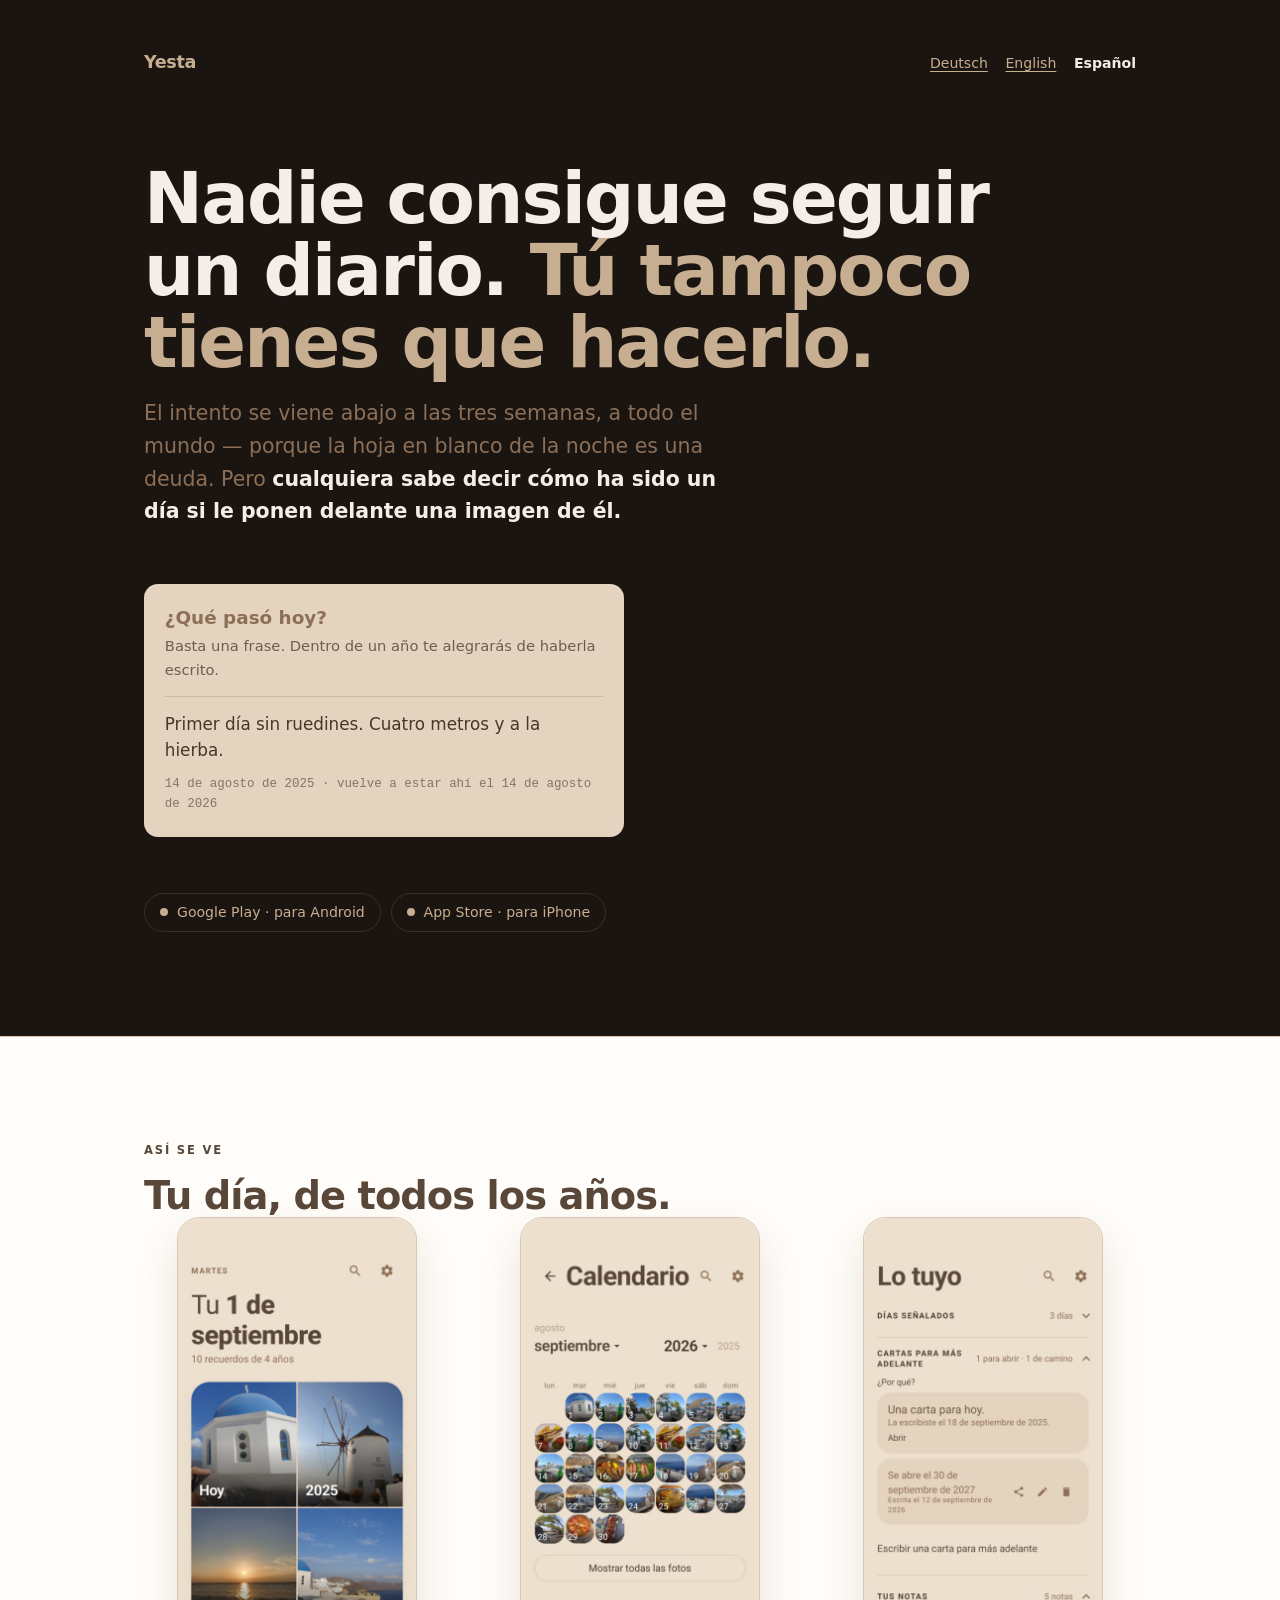
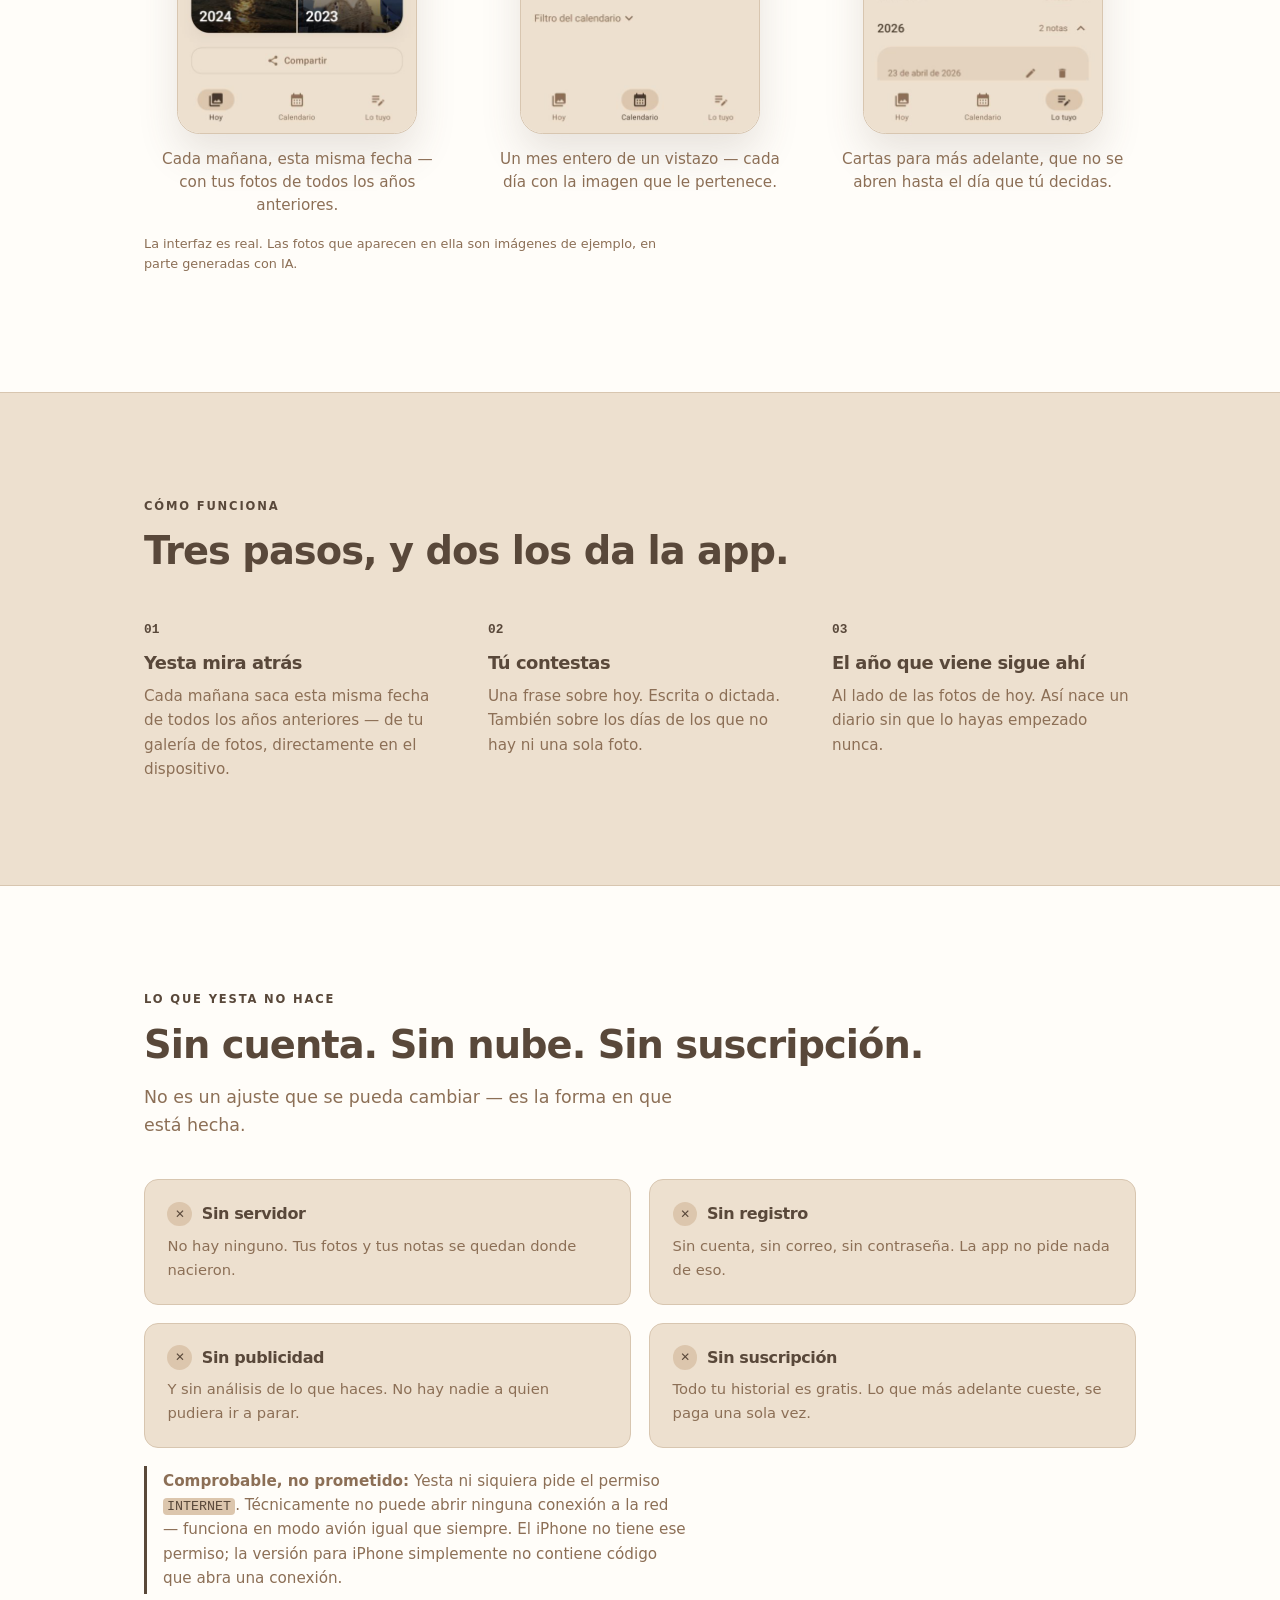
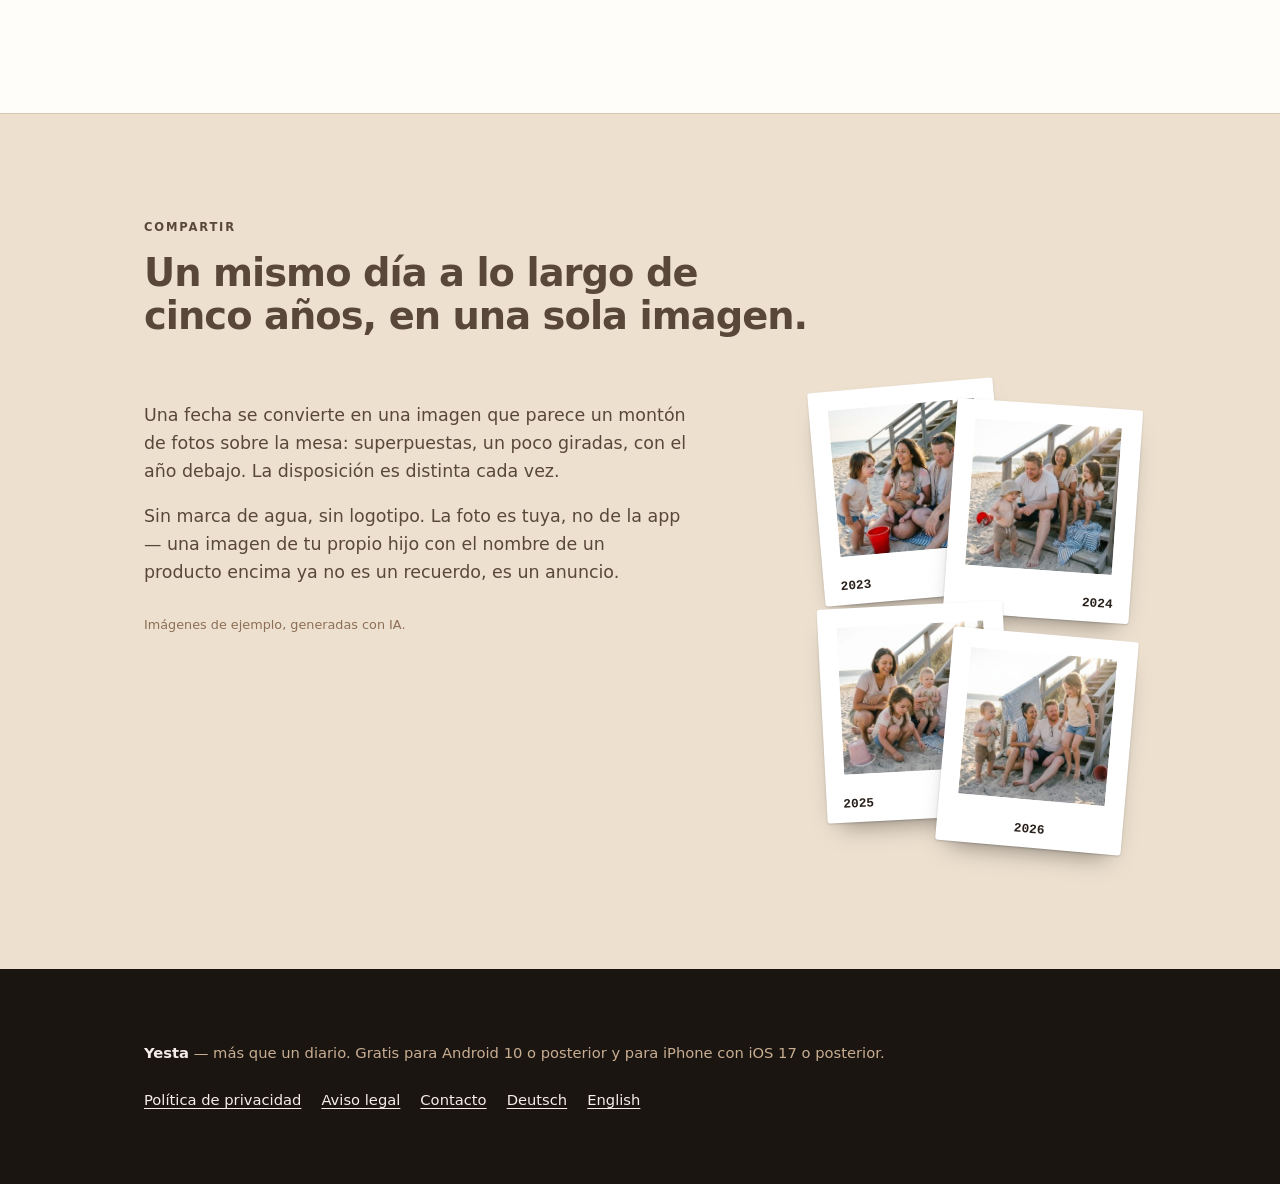
<file: es/index.html>
<!doctype html>
<html lang="es">
<head>
<meta charset="utf-8">
<meta name="viewport" content="width=device-width, initial-scale=1">
<link rel="icon" href="/favicon.ico" sizes="16x16 32x32 48x48">
<link rel="icon" href="/favicon.svg" type="image/svg+xml">
<link rel="apple-touch-icon" href="/apple-touch-icon.png">
<title>Yesta – Recuerdos y diario</title>
<meta name="description" content="Yesta te enseña cada mañana esta misma fecha de todos los años anteriores y te hace una pregunta: ¿Qué pasó hoy? Todo se queda en tu dispositivo.">
<link rel="canonical" href="https://yesta.app/es/">
<link rel="alternate" hreflang="de" href="https://yesta.app/">
<link rel="alternate" hreflang="en" href="https://yesta.app/en/">
<link rel="alternate" hreflang="es" href="https://yesta.app/es/">
<link rel="alternate" hreflang="x-default" href="https://yesta.app/">
<meta property="og:title" content="Yesta – Recuerdos y diario">
<meta property="og:description" content="Cada mañana, tus fotos de este día en años anteriores. Sin cuenta, sin nube.">
<meta property="og:type" content="website">
<meta property="og:site_name" content="Yesta">
<meta property="og:locale" content="es_ES">
<meta property="og:locale:alternate" content="de_DE">
<meta property="og:locale:alternate" content="en_US">
<meta property="og:url" content="https://yesta.app/es/">
<meta property="og:image" content="https://yesta.app/es/bilder/vorschau.jpg">
<meta property="og:image:width" content="1200">
<meta property="og:image:height" content="630">
<meta property="og:image:alt" content="Yesta – Recuerdos y diario. Un teléfono muestra el 1 de septiembre con cuatro fotos de años anteriores y, delante, una polaroid de 2024.">
<meta name="twitter:card" content="summary_large_image">
<style>
  :root {
    --ground:        #EDE0CF;
    --ground-deep:   #1B1512;
    --surface:       #FFFDF9;
    --ink:           #59483A;
    --ink-muted:     #8C6F56;
    --ink-inverse:   #F6EDE7;
    --ink-inverse-muted: #C8AE91;
    --coral:         #59483A;
    --coral-bright:  #C8AE91;
    --coral-wash:    #DCC6AD;
    --teal:          #8C6F56;
    --teal-wash:     #E4D3BF;
    --line:          #D8C6B0;
    --line-inverse:  #3A2E28;

    --sans: "Segoe UI Variable Display", "Segoe UI", system-ui, -apple-system,
            "Helvetica Neue", Arial, sans-serif;
    --mono: "Cascadia Mono", Consolas, ui-monospace, "SF Mono", Menlo, monospace;

    --measure: 34rem;
    --gutter: clamp(1.25rem, 5vw, 3rem);
  }

  @media (prefers-color-scheme: dark) {
    :root {
      --ground:      #171210;
      --surface:     #201A17;
      --ink:         #F4EBE5;
      --ink-muted:   #B09C92;
      --coral:       #C8AE91;
      --coral-wash:  #3A3026;
      --teal:        #C8AE91;
      --teal-wash:   #2E2822;
      --line:        #362C27;
    }
  }

  *, *::before, *::after { box-sizing: border-box; }

  body {
    margin: 0;
    background: var(--ground);
    color: var(--ink);
    font-family: var(--sans);
    font-size: clamp(1rem, .96rem + .2vw, 1.09rem);
    line-height: 1.6;
    -webkit-font-smoothing: antialiased;
  }

  .band { padding: clamp(3.5rem, 9vw, 6.5rem) var(--gutter); }
  .inner { max-width: 62rem; margin: 0 auto; }
  p { max-width: var(--measure); }

  h1, h2, h3 { text-wrap: balance; letter-spacing: -.025em; margin: 0; }

  /* ---------------- Kopfband ---------------- */

  .hero {
    background: var(--ground-deep);
    color: var(--ink-inverse);
    padding-top: clamp(2rem, 5vw, 3rem);
  }

  .brandline {
    display: flex;
    align-items: baseline;
    justify-content: space-between;
    gap: 1rem;
    margin-bottom: clamp(3rem, 9vw, 5.5rem);
  }

  .brand {
    font-size: 1.1rem;
    font-weight: 700;
    letter-spacing: -.02em;
    color: var(--coral-bright);
  }

  .langs { display: flex; gap: 1.1rem; flex: none; }
  .lang {
    font-size: .88rem;
    color: var(--ink-inverse-muted);
    text-decoration: underline;
    text-underline-offset: .18em;
  }
  .lang:hover { color: var(--coral-bright); }
  .lang[aria-current="true"] {
    color: var(--ink-inverse);
    text-decoration: none;
    font-weight: 600;
  }

  .hero h1 {
    font-size: clamp(2.3rem, 7.5vw, 4.4rem);
    line-height: 1.02;
    font-weight: 700;
    max-width: 18ch;
  }

  .hero h1 .quiet { color: var(--ink-inverse-muted); }

  .hero-body {
    margin-top: 1.6rem;
    color: var(--ink-inverse-muted);
    font-size: clamp(1.05rem, 1rem + .35vw, 1.3rem);
    max-width: 36rem;
  }

  .hero-body strong { color: var(--ink-inverse); font-weight: 600; }

  /* Die Notizkarte — dasselbe Objekt, das die App zeigt. */
  .note-card {
    margin-top: clamp(2.5rem, 6vw, 3.5rem);
    max-width: 30rem;
    background: var(--teal-wash);
    border-radius: 14px;
    padding: 1.15rem 1.3rem 1.35rem;
    color: #45372C;
  }
  @media (prefers-color-scheme: dark) { .note-card { color: #EDE0CF; } }

  .note-card .ask {
    font-size: 1.15rem;
    font-weight: 700;
    color: var(--teal);
    margin: 0 0 .15rem;
  }
  .note-card .hint { margin: 0 0 .9rem; font-size: .92rem; opacity: .75; }
  .note-card .written {
    margin: 0;
    font-size: 1.05rem;
    border-top: 1px solid rgba(140, 111, 86, .25);
    padding-top: .85rem;
  }
  .note-card .stamp {
    display: block;
    margin-top: .7rem;
    font-family: var(--mono);
    font-size: .78rem;
    opacity: .6;
  }

  .status {
    margin-top: clamp(2.5rem, 6vw, 3.5rem);
    display: inline-flex;
    align-items: center;
    gap: .55rem;
    border: 1px solid var(--line-inverse);
    border-radius: 99px;
    padding: .45rem .95rem;
    font-size: .88rem;
    color: var(--ink-inverse-muted);
  }
  .dot {
    width: .5rem; height: .5rem; border-radius: 50%;
    background: var(--coral-bright); flex: none;
  }
  /* Seit dem 28.09.2026 ist die Kapsel der Weg in den Store, kein Hinweis mehr. */
  a.status { text-decoration: none; transition: border-color .2s ease; }
  a.status:hover, a.status:focus-visible { border-color: var(--coral-bright); }
  /* Seit dem iPhone-Start zwei Kapseln nebeneinander, auf schmalen Schirmen untereinander. */
  .stores { display: flex; flex-wrap: wrap; gap: .6rem; margin-top: clamp(2.5rem, 6vw, 3.5rem); }
  .stores .status { margin-top: 0; }

  /* ---------------- Abschnitte ---------------- */

  .eyebrow {
    font-size: .72rem;
    font-weight: 700;
    letter-spacing: .16em;
    text-transform: uppercase;
    color: var(--coral);
    margin-bottom: .9rem;
  }

  h2 { font-size: clamp(1.6rem, 1.2rem + 1.6vw, 2.4rem); line-height: 1.12; }
  .band > .inner > p { margin-top: 1.1rem; color: var(--ink-muted); }

  .steps {
    margin-top: clamp(2rem, 5vw, 3rem);
    display: grid;
    gap: clamp(1.5rem, 4vw, 2.5rem);
    grid-template-columns: repeat(auto-fit, minmax(15rem, 1fr));
  }
  .step h3 { font-size: 1.12rem; margin-bottom: .4rem; }
  .step p { color: var(--ink-muted); font-size: .95rem; margin: 0; max-width: 26rem; }
  .step .num {
    font-family: var(--mono);
    font-size: .8rem;
    font-weight: 700;
    color: var(--coral);
    display: block;
    margin-bottom: .5rem;
  }

  /* ---------------- Was es nicht tut ---------------- */

  .plain { background: var(--surface); border-block: 1px solid var(--line); }

  /* Vier Karten, also zwei mal zwei. Ein „auto-fit"-Raster ergab auf breiten
     Schirmen drei Spalten und eine leere graue Zelle daneben. */
  .facts {
    margin-top: clamp(1.8rem, 4vw, 2.5rem);
    display: grid;
    gap: clamp(.85rem, 2.2vw, 1.15rem);
    grid-template-columns: 1fr;
  }
  @media (min-width: 46rem) { .facts { grid-template-columns: 1fr 1fr; } }

  .fact {
    background: var(--ground);
    border: 1px solid var(--line);
    border-radius: 14px;
    padding: 1.3rem 1.4rem 1.4rem;
  }
  .fact h3 {
    font-size: 1rem;
    margin-bottom: .45rem;
    display: flex;
    align-items: center;
    gap: .6rem;
  }
  .fact h3::before {
    content: "✕";
    flex: none;
    width: 1.55rem; height: 1.55rem;
    border-radius: 50%;
    background: var(--coral-wash);
    color: var(--coral);
    font-size: .74rem;
    font-weight: 700;
    display: grid;
    place-items: center;
  }
  .fact p { font-size: .92rem; color: var(--ink-muted); margin: 0; max-width: none; }

  .proof {
    margin-top: 1.5rem;
    border-left: 3px solid var(--coral);
    padding: .2rem 0 .2rem 1rem;
    font-size: .95rem;
    color: var(--ink-muted);
    max-width: var(--measure);
  }
  .proof code {
    font-family: var(--mono);
    font-size: .88em;
    background: var(--coral-wash);
    color: var(--coral);
    border-radius: 4px;
    padding: .06em .3em;
  }

  /* ---------------- Das geteilte Bild ---------------- */

  .share-layout {
    margin-top: clamp(2rem, 5vw, 3rem);
    display: grid;
    gap: clamp(2rem, 5vw, 3.5rem);
    grid-template-columns: 1fr;
    align-items: start;
  }
  @media (min-width: 52rem) {
    .share-layout { grid-template-columns: 1fr minmax(15rem, 20rem); }
  }

  .stack {
    position: relative;
    aspect-ratio: 2 / 3;
    max-width: 20rem;
    width: 100%;
    justify-self: center;
  }
  .pola {
    position: absolute;
    width: 58%;
    background: #fff;
    border-radius: 3px;
    padding: 6% 6% 15%;
    box-shadow: 0 1px 2px rgba(0,0,0,.18), 0 14px 26px -14px rgba(0,0,0,.5);
  }
  /* "height: auto" hace falta: si no, gana el atributo height de la imagen y
     la polaroid sale de 300 píxeles de alto en vez de cuadrada. */
  .pola img {
    display: block;
    width: 100%;
    height: auto;
    aspect-ratio: 1;
    object-fit: cover;
    border-radius: 1px;
    background: var(--line);
  }
  .pola b {
    position: absolute;
    left: 9%; right: 9%; bottom: 3.5%;
    text-align: center;
    font-family: var(--mono);
    font-size: .8rem;
    font-weight: 600;
    color: #2A211C;
  }
  /* Cada año se corre al lado que deja libre la polaroid siguiente - en el
     centro desaparecía debajo. La de arriba se queda centrada. */
  .p1 b, .p3 b { text-align: left; }
  .p2 b { text-align: right; }
  /* Dos filas de dos en vez de una columna: en columna, cada polaroid tapaba
     el año de la anterior - el solape era mayor que el margen blanco donde va
     el año. Así cada año queda a la vista y la última no se sale del marco. */
  .p1 { left:  0%; top:  0%; transform: rotate(-5deg); }
  .p2 { right: 0%; top:  4%; transform: rotate( 4deg); }
  .p3 { left:  2%; top: 46%; transform: rotate(-3deg); }
  .p4 { right: 2%; top: 52%; transform: rotate( 5deg); }

  /* ---------------- Fuß ---------------- */

  footer {
    background: var(--ground-deep);
    color: var(--ink-inverse-muted);
    padding: clamp(3rem, 7vw, 4.5rem) var(--gutter);
    font-size: .92rem;
  }
  footer .inner { display: grid; gap: 1.5rem; }
  footer a { color: var(--ink-inverse); text-decoration: underline; text-underline-offset: .18em; }
  footer a:hover { color: var(--coral-bright); }
  footer a:focus-visible, .status:focus-visible {
    outline: 2px solid var(--coral-bright); outline-offset: 3px;
  }
  .foot-links { display: flex; flex-wrap: wrap; gap: 1.25rem; }

  /* Die drei Bildschirmfotos unter dem Kopf. */
  .schau { display: grid; gap: clamp(1.25rem, 4vw, 2.25rem); grid-template-columns: 1fr; }
  .schau figure { margin: 0; display: grid; gap: .85rem; justify-items: center; }
  .schau img {
    display: block; width: 100%; max-width: 15rem; height: auto;
    border-radius: 1.4rem; border: 1px solid var(--line);
    box-shadow: 0 1.25rem 2.5rem rgba(89, 72, 58, .14);
    background: var(--surface);
  }
  .schau figcaption {
    color: var(--ink-muted); font-size: .95rem; line-height: 1.5;
    text-align: center; max-width: 18rem;
  }
  @media (min-width: 44rem) {
    .schau { grid-template-columns: repeat(3, 1fr); align-items: start; }
  }
  /* Kennzeichnung der kuenstlich erzeugten Beispielbilder im Stapel. */
  .stack-hinweis {
    margin-top: 1.75rem;
    color: var(--ink-muted);
    font-size: .8rem;
  }
</style>
</head>
<body>

<header class="band hero">
  <div class="inner">
    <div class="brandline">
      <div class="brand">Yesta</div>
      <nav class="langs" aria-label="Idioma">
        <a class="lang" href="../index.html" hreflang="de" lang="de">Deutsch</a>
        <a class="lang" href="../en/index.html" hreflang="en" lang="en">English</a>
        <span class="lang" aria-current="true">Español</span>
      </nav>
    </div>

    <h1>Nadie consigue seguir un diario. <span class="quiet">Tú tampoco tienes que hacerlo.</span></h1>

    <p class="hero-body">
      El intento se viene abajo a las tres semanas, a todo el mundo — porque la
      hoja en blanco de la noche es una deuda. Pero <strong>cualquiera sabe
      decir cómo ha sido un día si le ponen delante una imagen de él.</strong>
    </p>

    <div class="note-card">
      <p class="ask">¿Qué pasó hoy?</p>
      <p class="hint">Basta una frase. Dentro de un año te alegrarás de haberla escrito.</p>
      <p class="written">
        Primer día sin ruedines. Cuatro metros y a la hierba.
        <span class="stamp">14 de agosto de 2025 · vuelve a estar ahí el 14 de agosto de 2026</span>
      </p>
    </div>

    <div class="stores">
      <a class="status" href="https://play.google.com/store/apps/details?id=com.yesta.app&amp;referrer=utm_source%3Dwebsite%26utm_campaign%3Dstart"><span class="dot"></span> Google Play · para Android</a>
      <a class="status" href="https://apps.apple.com/es/app/id6823133458?pt=129622336&amp;ct=website&amp;mt=8"><span class="dot"></span> App Store · para iPhone</a>
    </div>
  </div>
</header>

<section class="band plain">
  <div class="inner">
    <div class="eyebrow">Así se ve</div>
    <h2>Tu día, de todos los años.</h2>

    <div class="schau">
      <figure>
        <img src="bilder/01-hoy.jpg" width="480" height="1040" loading="lazy"
             alt="La vista del día: el título «Tu 1 de septiembre» y debajo cuatro fotos de esa misma fecha, de 2023 hasta hoy.">
        <figcaption>Cada mañana, esta misma fecha — con tus fotos de todos los años anteriores.</figcaption>
      </figure>
      <figure>
        <img src="bilder/03-mes.jpg" width="480" height="1040" loading="lazy"
             alt="La vista del mes: una cuadrícula de calendario en la que cada día de septiembre lleva la foto que se hizo ese día.">
        <figcaption>Un mes entero de un vistazo — cada día con la imagen que le pertenece.</figcaption>
      </figure>
      <figure>
        <img src="bilder/04-cartas.jpg" width="480" height="1040" loading="lazy"
             alt="La vista «Cartas para más adelante», con cartas cerradas y la fecha en que cada una se abre.">
        <figcaption>Cartas para más adelante, que no se abren hasta el día que tú decidas.</figcaption>
      </figure>
    </div>
    <p class="stack-hinweis">La interfaz es real. Las fotos que aparecen en ella
      son imágenes de ejemplo, en parte generadas con IA.</p>
  </div>
</section>

<section class="band">
  <div class="inner">
    <div class="eyebrow">Cómo funciona</div>
    <h2>Tres pasos, y dos los da la app.</h2>

    <div class="steps">
      <div class="step">
        <span class="num">01</span>
        <h3>Yesta mira atrás</h3>
        <p>
          Cada mañana saca esta misma fecha de todos los años anteriores — de
          tu galería de fotos, directamente en el dispositivo.
        </p>
      </div>
      <div class="step">
        <span class="num">02</span>
        <h3>Tú contestas</h3>
        <p>
          Una frase sobre hoy. Escrita o dictada. También sobre los días de los
          que no hay ni una sola foto.
        </p>
      </div>
      <div class="step">
        <span class="num">03</span>
        <h3>El año que viene sigue ahí</h3>
        <p>
          Al lado de las fotos de hoy. Así nace un diario sin que lo hayas
          empezado nunca.
        </p>
      </div>
    </div>
  </div>
</section>

<section class="band plain">
  <div class="inner">
    <div class="eyebrow">Lo que Yesta no hace</div>
    <h2>Sin cuenta. Sin nube. Sin suscripción.</h2>
    <p>
      No es un ajuste que se pueda cambiar — es la forma en que está hecha.
    </p>

    <div class="facts">
      <div class="fact">
        <h3>Sin servidor</h3>
        <p>No hay ninguno. Tus fotos y tus notas se quedan donde nacieron.</p>
      </div>
      <div class="fact">
        <h3>Sin registro</h3>
        <p>Sin cuenta, sin correo, sin contraseña. La app no pide nada de eso.</p>
      </div>
      <div class="fact">
        <h3>Sin publicidad</h3>
        <p>Y sin análisis de lo que haces. No hay nadie a quien pudiera ir a parar.</p>
      </div>
      <div class="fact">
        <h3>Sin suscripción</h3>
        <p>Todo tu historial es gratis. Lo que más adelante cueste, se paga una sola vez.</p>
      </div>
    </div>

    <p class="proof">
      <strong>Comprobable, no prometido:</strong> Yesta ni siquiera pide el
      permiso <code>INTERNET</code>. Técnicamente no puede abrir ninguna
      conexión a la red — funciona en modo avión igual que siempre.
      El iPhone no tiene ese permiso; la versión para iPhone simplemente no
      contiene código que abra una conexión.
    </p>
  </div>
</section>

<section class="band">
  <div class="inner">
    <div class="eyebrow">Compartir</div>
    <h2>Un mismo día a lo largo de cinco años, en una sola imagen.</h2>

    <div class="share-layout">
      <div>
        <p>
          Una fecha se convierte en una imagen que parece un montón de fotos
          sobre la mesa: superpuestas, un poco giradas, con el año debajo. La
          disposición es distinta cada vez.
        </p>
        <p>
          Sin marca de agua, sin logotipo. La foto es tuya, no de la app — una
          imagen de tu propio hijo con el nombre de un producto encima ya no es
          un recuerdo, es un anuncio.
        </p>
        <p class="stack-hinweis">Imágenes de ejemplo, generadas con IA.</p>
      </div>

      <div class="stack" role="img" aria-label="Cuatro polaroids del mismo día en la playa, superpuestas en ángulo: la misma familia a lo largo de cuatro años — en 2023 con un bebé en brazos, en 2026 los dos niños están de pie solos y han crecido visiblemente.">
        <div class="pola p1"><img src="../bilder/pola-1.jpg" width="300" height="300" loading="lazy" alt=""><b>2023</b></div>
        <div class="pola p2"><img src="../bilder/pola-2.jpg" width="300" height="300" loading="lazy" alt=""><b>2024</b></div>
        <div class="pola p3"><img src="../bilder/pola-3.jpg" width="300" height="300" loading="lazy" alt=""><b>2025</b></div>
        <div class="pola p4"><img src="../bilder/pola-4.jpg" width="300" height="300" loading="lazy" alt=""><b>2026</b></div>
      </div>
    </div>
  </div>
</section>

<footer>
  <div class="inner">
    <div>
      <strong style="color:var(--ink-inverse)">Yesta</strong> — más que un
      diario. Gratis para Android 10 o posterior y para iPhone con iOS 17 o posterior.
    </div>

    <div class="foot-links">
      <a href="privacidad.html">Política de privacidad</a>
      <a href="aviso-legal.html">Aviso legal</a>
      <a href="mailto:kontakt@yesta.app">Contacto</a>
      <a href="../index.html" hreflang="de" lang="de">Deutsch</a>
      <a href="../en/index.html" hreflang="en" lang="en">English</a>
    </div>

  </div>
</footer>

</body>
</html>
</file>
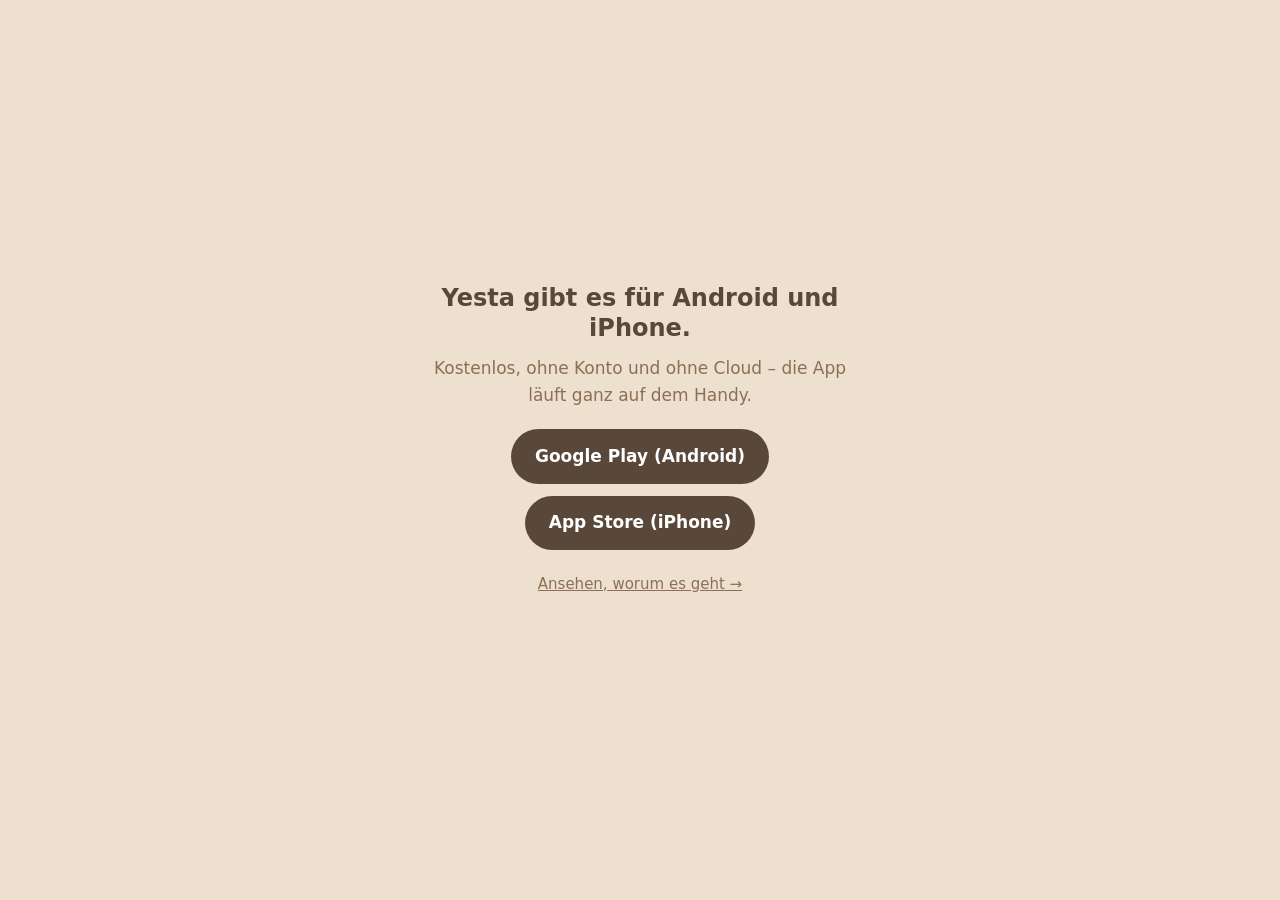
<file: fb/index.html>
<!doctype html>
<html lang="de">
<head>
<meta charset="utf-8">
<meta name="viewport" content="width=device-width, initial-scale=1">
<link rel="icon" href="/favicon.ico" sizes="16x16 32x32 48x48">
<link rel="icon" href="/favicon.svg" type="image/svg+xml">
<link rel="apple-touch-icon" href="/apple-touch-icon.png">
<title>Yesta — kostenlos für Android und iPhone</title>
<meta name="robots" content="noindex">
<meta name="description" content="Yesta: dein Tag aus allen Jahren. Kostenlos für Android und iPhone, ohne Konto, ohne Cloud.">
<meta property="og:title" content="Yesta – Erinnerungen &amp; Tagebuch">
<meta property="og:description" content="Jeden Morgen deine Fotos von heute aus früheren Jahren. Ohne Konto, ohne Cloud.">
<meta property="og:type" content="website">
<meta property="og:site_name" content="Yesta">
<meta property="og:locale" content="de_DE">
<meta property="og:url" content="https://yesta.app/fb">
<meta property="og:image" content="https://yesta.app/bilder/vorschau.jpg">
<meta property="og:image:width" content="1200">
<meta property="og:image:height" content="630">
<meta name="twitter:card" content="summary_large_image">
<style>
  :root { color-scheme: light dark; --ground:#EDE0CF; --ink:#59483A; --muted:#8C6F56; --coral:#59483A; --line:#D8C6B0; }
  @media (prefers-color-scheme: dark) { :root { --ground:#171210; --ink:#F4EBE5; --muted:#C8AE91; --coral:#C8AE91; --line:#3A2E28; } }
  * { box-sizing: border-box; }
  body { margin:0; min-height:100vh; display:grid; place-items:center; padding:2rem 1.25rem;
         background:var(--ground); color:var(--ink);
         font:400 1.0625rem/1.6 "Segoe UI Variable Display","Segoe UI",system-ui,-apple-system,Arial,sans-serif; }
  main { max-width:26rem; text-align:center; }
  h1 { font-size:1.5rem; line-height:1.25; margin:0 0 .75rem; }
  p { color:var(--muted); margin:0 0 1.25rem; }
  a.knopf { display:inline-block; padding:.85rem 1.5rem; border-radius:999px; text-decoration:none;
            background:var(--coral); color:#fff; font-weight:600; }
  a.leise { color:var(--muted); font-size:.9375rem; }
  .warte, .beide { display:none; }
  :root[data-weiter] .warte { display:block; }
  :root[data-beide] .beide { display:block; }
  .knoepfe { display:flex; flex-direction:column; gap:.75rem; align-items:center; margin-bottom:1.25rem; }
  hr { border:0; border-top:1px solid var(--line); margin:1.75rem 0 1rem; }
</style>
</head>
<body data-apple-pt="129622336" data-quelle="facebook" data-kampagne="start">
<main>
  <div class="warte">
    <h1>Einen Moment — wir bringen dich zu Yesta.</h1>
    <p>Falls nichts passiert:</p>
    <div class="knoepfe">
      <a class="knopf ziel-play" href="https://play.google.com/store/apps/details?id=com.yesta.app">Yesta bei Google Play</a>
      <a class="knopf ziel-apple" href="https://apps.apple.com/de/app/id6823133458">Yesta im App Store</a>
    </div>
  </div>
  <div class="beide">
    <h1>Yesta gibt es für Android und iPhone.</h1>
    <p>Kostenlos, ohne Konto und ohne Cloud – die App läuft ganz auf dem Handy.</p>
    <div class="knoepfe">
      <a class="knopf ziel-play" href="https://play.google.com/store/apps/details?id=com.yesta.app">Google Play (Android)</a>
      <a class="knopf ziel-apple" href="https://apps.apple.com/de/app/id6823133458">App Store (iPhone)</a>
    </div>
    <p><a class="leise" href="https://yesta.app/">Ansehen, worum es geht →</a></p>
  </div>
</main>
<script>
/* Kurzer Weg in den Store, je nach Geraet: Android zu Google Play, iPhone/iPad
   in den App Store, alle anderen sehen beide Knoepfe. referrer landet in der
   Play Console, pt/ct in App Store Connect (Kampagnen). Absichtlich inline:
   eine eigene Datei kann fehlschlagen, und dann faellt die Weiterleitung aus. */
(function () {
  var b = document.body, h = document.documentElement;
  var quelle = b.getAttribute('data-quelle') || 'direkt';
  var play = 'https://play.google.com/store/apps/details?id=com.yesta.app&referrer='
    + encodeURIComponent('utm_source=' + quelle + '&utm_campaign=' + (b.getAttribute('data-kampagne') || 'start'));
  var pt = b.getAttribute('data-apple-pt') || '';
  var apple = 'https://apps.apple.com/de/app/id6823133458' + (pt ? '?pt=' + pt + '&ct=' + encodeURIComponent(quelle) + '&mt=8' : '');
  var i, l = document.querySelectorAll('a.ziel-play');
  for (i = 0; i < l.length; i++) { l[i].href = play; }
  l = document.querySelectorAll('a.ziel-apple');
  for (i = 0; i < l.length; i++) { l[i].href = apple; }
  var ua = navigator.userAgent;
  var ios = /iPhone|iPad|iPod/.test(ua) || (/Macintosh/.test(ua) && navigator.maxTouchPoints > 1);
  if (/android/i.test(ua)) { h.setAttribute('data-weiter', ''); location.replace(play); return; }
  if (ios) { h.setAttribute('data-weiter', ''); location.replace(apple); return; }
  h.setAttribute('data-beide', '');
})();
</script>
</body>
</html>
</file>
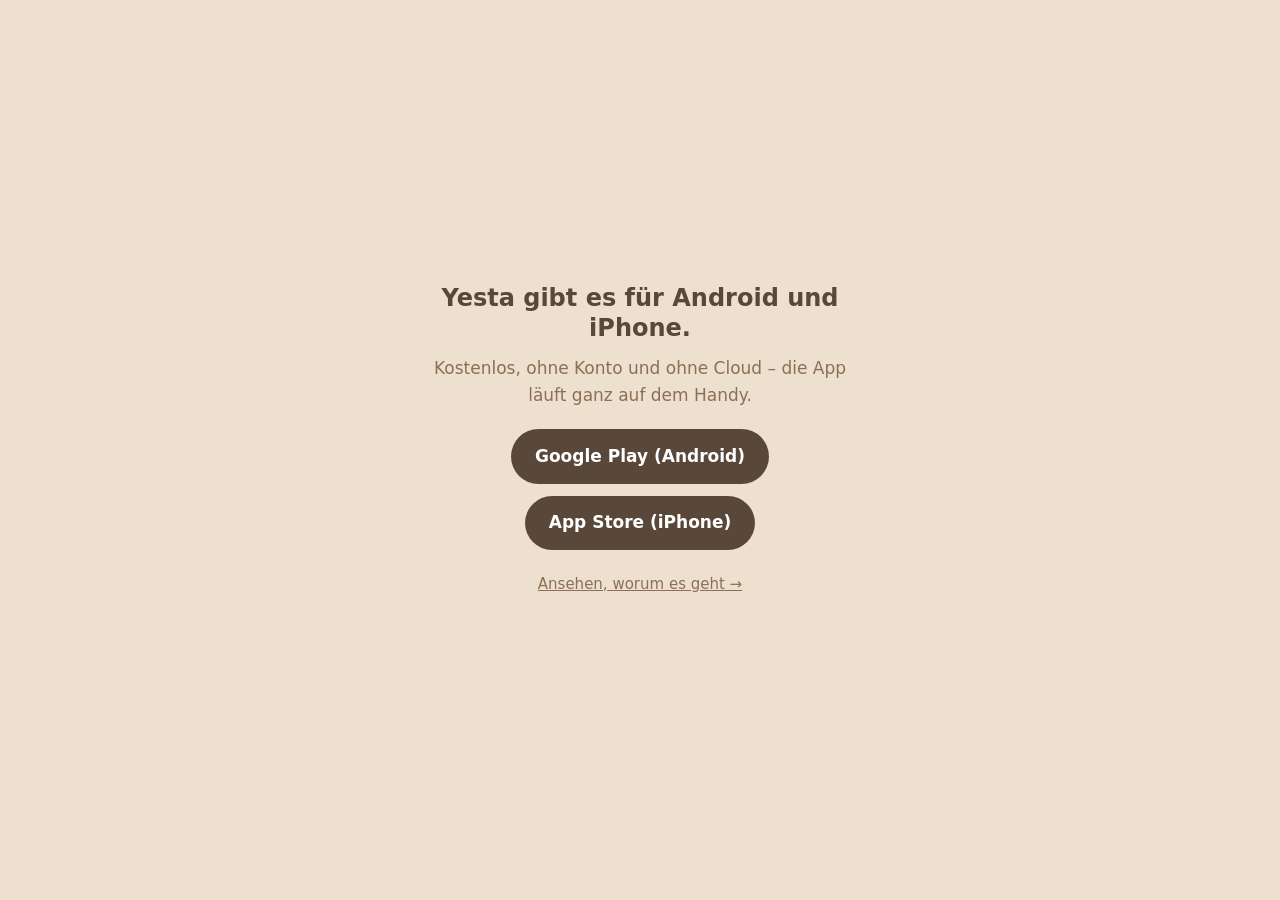
<file: ig/index.html>
<!doctype html>
<html lang="de">
<head>
<meta charset="utf-8">
<meta name="viewport" content="width=device-width, initial-scale=1">
<link rel="icon" href="/favicon.ico" sizes="16x16 32x32 48x48">
<link rel="icon" href="/favicon.svg" type="image/svg+xml">
<link rel="apple-touch-icon" href="/apple-touch-icon.png">
<title>Yesta — kostenlos für Android und iPhone</title>
<meta name="robots" content="noindex">
<meta name="description" content="Yesta: dein Tag aus allen Jahren. Kostenlos für Android und iPhone, ohne Konto, ohne Cloud.">
<meta property="og:title" content="Yesta – Erinnerungen &amp; Tagebuch">
<meta property="og:description" content="Jeden Morgen deine Fotos von heute aus früheren Jahren. Ohne Konto, ohne Cloud.">
<meta property="og:type" content="website">
<meta property="og:site_name" content="Yesta">
<meta property="og:locale" content="de_DE">
<meta property="og:url" content="https://yesta.app/ig">
<meta property="og:image" content="https://yesta.app/bilder/vorschau.jpg">
<meta property="og:image:width" content="1200">
<meta property="og:image:height" content="630">
<meta name="twitter:card" content="summary_large_image">
<style>
  :root { color-scheme: light dark; --ground:#EDE0CF; --ink:#59483A; --muted:#8C6F56; --coral:#59483A; --line:#D8C6B0; }
  @media (prefers-color-scheme: dark) { :root { --ground:#171210; --ink:#F4EBE5; --muted:#C8AE91; --coral:#C8AE91; --line:#3A2E28; } }
  * { box-sizing: border-box; }
  body { margin:0; min-height:100vh; display:grid; place-items:center; padding:2rem 1.25rem;
         background:var(--ground); color:var(--ink);
         font:400 1.0625rem/1.6 "Segoe UI Variable Display","Segoe UI",system-ui,-apple-system,Arial,sans-serif; }
  main { max-width:26rem; text-align:center; }
  h1 { font-size:1.5rem; line-height:1.25; margin:0 0 .75rem; }
  p { color:var(--muted); margin:0 0 1.25rem; }
  a.knopf { display:inline-block; padding:.85rem 1.5rem; border-radius:999px; text-decoration:none;
            background:var(--coral); color:#fff; font-weight:600; }
  a.leise { color:var(--muted); font-size:.9375rem; }
  .warte, .beide { display:none; }
  :root[data-weiter] .warte { display:block; }
  :root[data-beide] .beide { display:block; }
  .knoepfe { display:flex; flex-direction:column; gap:.75rem; align-items:center; margin-bottom:1.25rem; }
  hr { border:0; border-top:1px solid var(--line); margin:1.75rem 0 1rem; }
</style>
</head>
<body data-apple-pt="129622336" data-quelle="instagram" data-kampagne="start">
<main>
  <div class="warte">
    <h1>Einen Moment — wir bringen dich zu Yesta.</h1>
    <p>Falls nichts passiert:</p>
    <div class="knoepfe">
      <a class="knopf ziel-play" href="https://play.google.com/store/apps/details?id=com.yesta.app">Yesta bei Google Play</a>
      <a class="knopf ziel-apple" href="https://apps.apple.com/de/app/id6823133458">Yesta im App Store</a>
    </div>
  </div>
  <div class="beide">
    <h1>Yesta gibt es für Android und iPhone.</h1>
    <p>Kostenlos, ohne Konto und ohne Cloud – die App läuft ganz auf dem Handy.</p>
    <div class="knoepfe">
      <a class="knopf ziel-play" href="https://play.google.com/store/apps/details?id=com.yesta.app">Google Play (Android)</a>
      <a class="knopf ziel-apple" href="https://apps.apple.com/de/app/id6823133458">App Store (iPhone)</a>
    </div>
    <p><a class="leise" href="https://yesta.app/">Ansehen, worum es geht →</a></p>
  </div>
</main>
<script>
/* Kurzer Weg in den Store, je nach Geraet: Android zu Google Play, iPhone/iPad
   in den App Store, alle anderen sehen beide Knoepfe. referrer landet in der
   Play Console, pt/ct in App Store Connect (Kampagnen). Absichtlich inline:
   eine eigene Datei kann fehlschlagen, und dann faellt die Weiterleitung aus. */
(function () {
  var b = document.body, h = document.documentElement;
  var quelle = b.getAttribute('data-quelle') || 'direkt';
  var play = 'https://play.google.com/store/apps/details?id=com.yesta.app&referrer='
    + encodeURIComponent('utm_source=' + quelle + '&utm_campaign=' + (b.getAttribute('data-kampagne') || 'start'));
  var pt = b.getAttribute('data-apple-pt') || '';
  var apple = 'https://apps.apple.com/de/app/id6823133458' + (pt ? '?pt=' + pt + '&ct=' + encodeURIComponent(quelle) + '&mt=8' : '');
  var i, l = document.querySelectorAll('a.ziel-play');
  for (i = 0; i < l.length; i++) { l[i].href = play; }
  l = document.querySelectorAll('a.ziel-apple');
  for (i = 0; i < l.length; i++) { l[i].href = apple; }
  var ua = navigator.userAgent;
  var ios = /iPhone|iPad|iPod/.test(ua) || (/Macintosh/.test(ua) && navigator.maxTouchPoints > 1);
  if (/android/i.test(ua)) { h.setAttribute('data-weiter', ''); location.replace(play); return; }
  if (ios) { h.setAttribute('data-weiter', ''); location.replace(apple); return; }
  h.setAttribute('data-beide', '');
})();
</script>
</body>
</html>
</file>
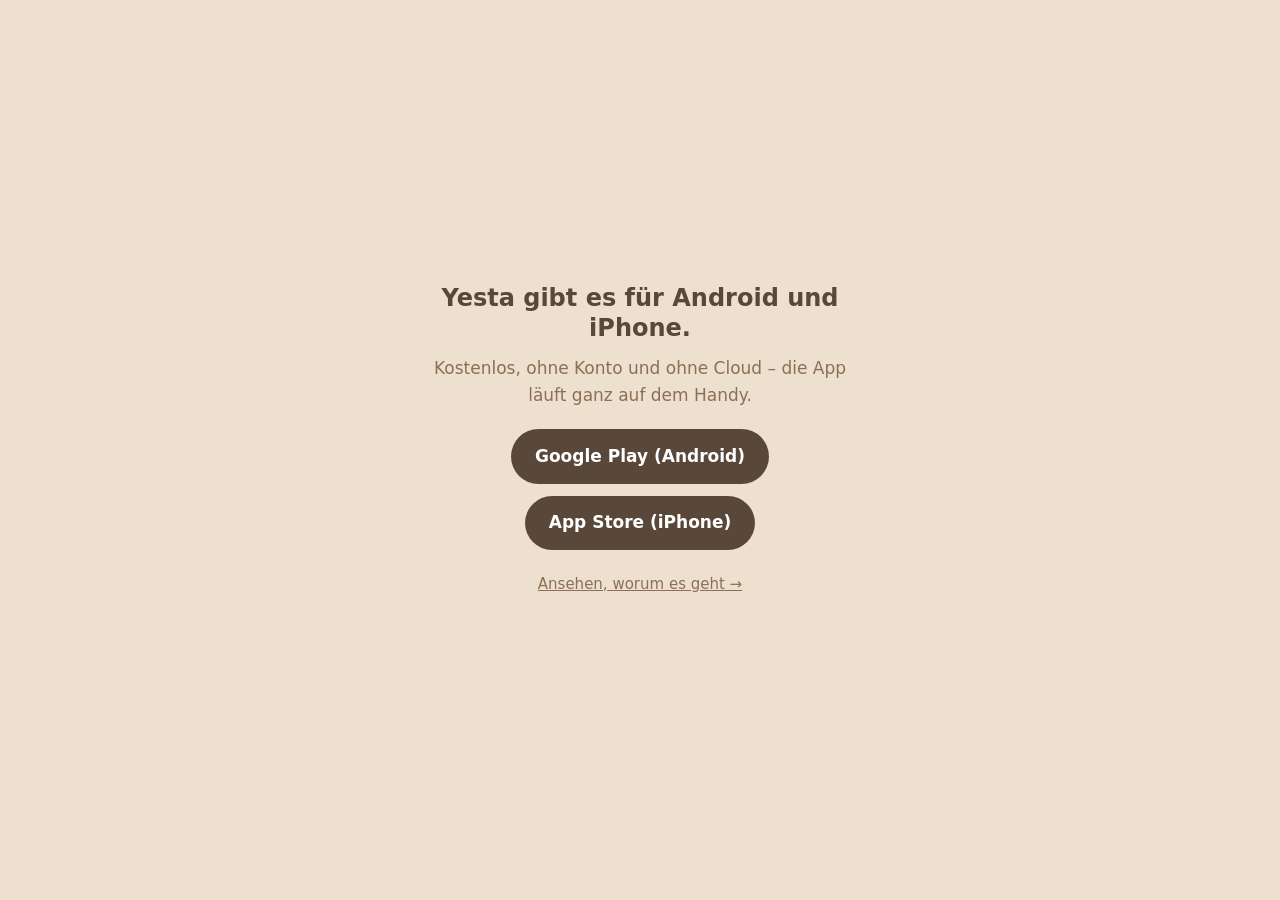
<file: qr/index.html>
<!doctype html>
<html lang="de">
<head>
<meta charset="utf-8">
<meta name="viewport" content="width=device-width, initial-scale=1">
<link rel="icon" href="/favicon.ico" sizes="16x16 32x32 48x48">
<link rel="icon" href="/favicon.svg" type="image/svg+xml">
<link rel="apple-touch-icon" href="/apple-touch-icon.png">
<title>Yesta — kostenlos für Android und iPhone</title>
<meta name="robots" content="noindex">
<meta name="description" content="Yesta: dein Tag aus allen Jahren. Kostenlos für Android und iPhone, ohne Konto, ohne Cloud.">
<meta property="og:title" content="Yesta – Erinnerungen &amp; Tagebuch">
<meta property="og:description" content="Jeden Morgen deine Fotos von heute aus früheren Jahren. Ohne Konto, ohne Cloud.">
<meta property="og:type" content="website">
<meta property="og:site_name" content="Yesta">
<meta property="og:locale" content="de_DE">
<meta property="og:url" content="https://yesta.app/qr">
<meta property="og:image" content="https://yesta.app/bilder/vorschau.jpg">
<meta property="og:image:width" content="1200">
<meta property="og:image:height" content="630">
<meta name="twitter:card" content="summary_large_image">
<style>
  :root { color-scheme: light dark; --ground:#EDE0CF; --ink:#59483A; --muted:#8C6F56; --coral:#59483A; --line:#D8C6B0; }
  @media (prefers-color-scheme: dark) { :root { --ground:#171210; --ink:#F4EBE5; --muted:#C8AE91; --coral:#C8AE91; --line:#3A2E28; } }
  * { box-sizing: border-box; }
  body { margin:0; min-height:100vh; display:grid; place-items:center; padding:2rem 1.25rem;
         background:var(--ground); color:var(--ink);
         font:400 1.0625rem/1.6 "Segoe UI Variable Display","Segoe UI",system-ui,-apple-system,Arial,sans-serif; }
  main { max-width:26rem; text-align:center; }
  h1 { font-size:1.5rem; line-height:1.25; margin:0 0 .75rem; }
  p { color:var(--muted); margin:0 0 1.25rem; }
  a.knopf { display:inline-block; padding:.85rem 1.5rem; border-radius:999px; text-decoration:none;
            background:var(--coral); color:#fff; font-weight:600; }
  a.leise { color:var(--muted); font-size:.9375rem; }
  .warte, .beide { display:none; }
  :root[data-weiter] .warte { display:block; }
  :root[data-beide] .beide { display:block; }
  .knoepfe { display:flex; flex-direction:column; gap:.75rem; align-items:center; margin-bottom:1.25rem; }
  hr { border:0; border-top:1px solid var(--line); margin:1.75rem 0 1rem; }
</style>
</head>
<body data-apple-pt="129622336" data-quelle="qr" data-kampagne="start">
<main>
  <div class="warte">
    <h1>Einen Moment — wir bringen dich zu Yesta.</h1>
    <p>Falls nichts passiert:</p>
    <div class="knoepfe">
      <a class="knopf ziel-play" href="https://play.google.com/store/apps/details?id=com.yesta.app">Yesta bei Google Play</a>
      <a class="knopf ziel-apple" href="https://apps.apple.com/de/app/id6823133458">Yesta im App Store</a>
    </div>
  </div>
  <div class="beide">
    <h1>Yesta gibt es für Android und iPhone.</h1>
    <p>Kostenlos, ohne Konto und ohne Cloud – die App läuft ganz auf dem Handy.</p>
    <div class="knoepfe">
      <a class="knopf ziel-play" href="https://play.google.com/store/apps/details?id=com.yesta.app">Google Play (Android)</a>
      <a class="knopf ziel-apple" href="https://apps.apple.com/de/app/id6823133458">App Store (iPhone)</a>
    </div>
    <p><a class="leise" href="https://yesta.app/">Ansehen, worum es geht →</a></p>
  </div>
</main>
<script>
/* Kurzer Weg in den Store, je nach Geraet: Android zu Google Play, iPhone/iPad
   in den App Store, alle anderen sehen beide Knoepfe. referrer landet in der
   Play Console, pt/ct in App Store Connect (Kampagnen). Absichtlich inline:
   eine eigene Datei kann fehlschlagen, und dann faellt die Weiterleitung aus. */
(function () {
  var b = document.body, h = document.documentElement;
  var quelle = b.getAttribute('data-quelle') || 'direkt';
  var play = 'https://play.google.com/store/apps/details?id=com.yesta.app&referrer='
    + encodeURIComponent('utm_source=' + quelle + '&utm_campaign=' + (b.getAttribute('data-kampagne') || 'start'));
  var pt = b.getAttribute('data-apple-pt') || '';
  var apple = 'https://apps.apple.com/de/app/id6823133458' + (pt ? '?pt=' + pt + '&ct=' + encodeURIComponent(quelle) + '&mt=8' : '');
  var i, l = document.querySelectorAll('a.ziel-play');
  for (i = 0; i < l.length; i++) { l[i].href = play; }
  l = document.querySelectorAll('a.ziel-apple');
  for (i = 0; i < l.length; i++) { l[i].href = apple; }
  var ua = navigator.userAgent;
  var ios = /iPhone|iPad|iPod/.test(ua) || (/Macintosh/.test(ua) && navigator.maxTouchPoints > 1);
  if (/android/i.test(ua)) { h.setAttribute('data-weiter', ''); location.replace(play); return; }
  if (ios) { h.setAttribute('data-weiter', ''); location.replace(apple); return; }
  h.setAttribute('data-beide', '');
})();
</script>
</body>
</html>
</file>
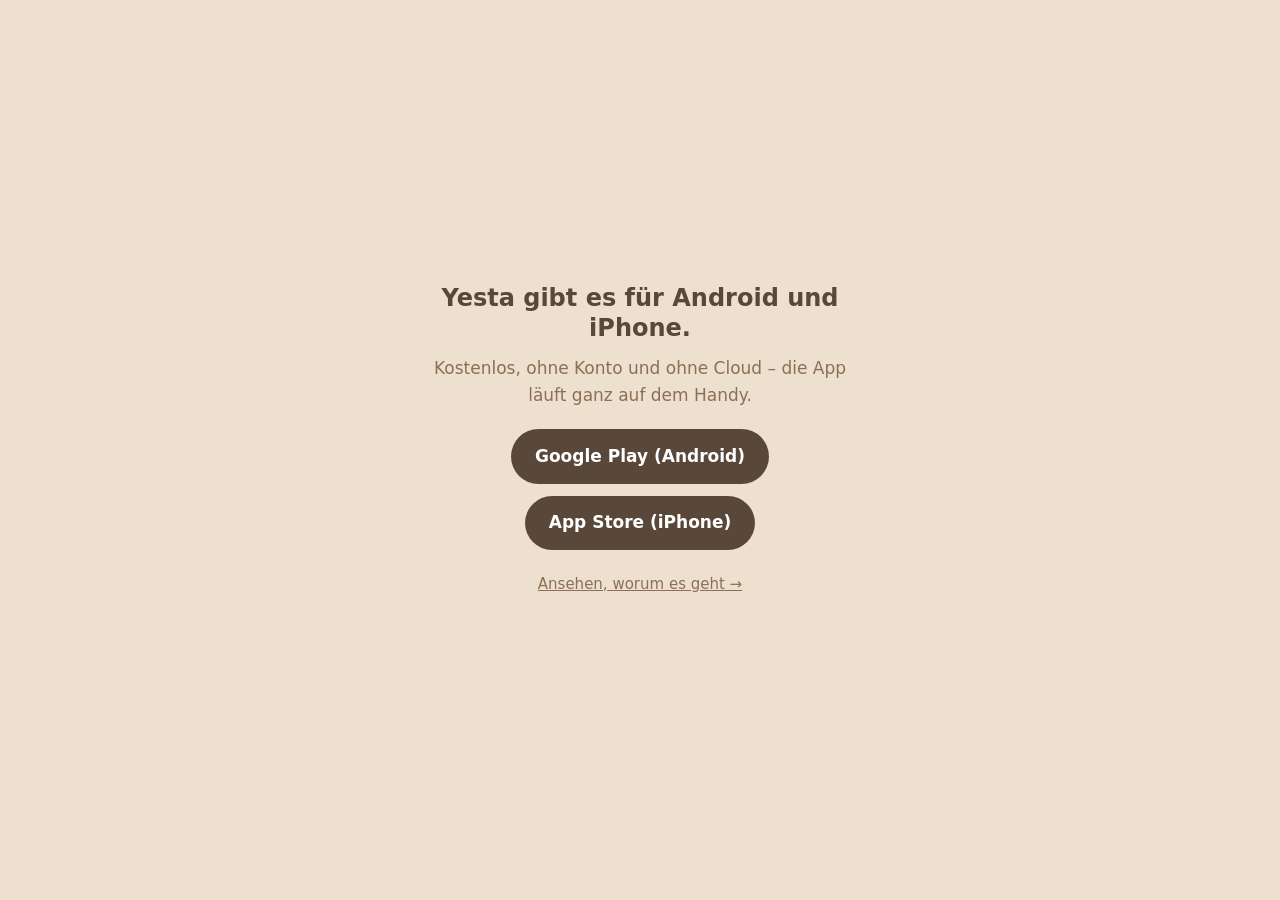
<file: tt/index.html>
<!doctype html>
<html lang="de">
<head>
<meta charset="utf-8">
<meta name="viewport" content="width=device-width, initial-scale=1">
<link rel="icon" href="/favicon.ico" sizes="16x16 32x32 48x48">
<link rel="icon" href="/favicon.svg" type="image/svg+xml">
<link rel="apple-touch-icon" href="/apple-touch-icon.png">
<title>Yesta — kostenlos für Android und iPhone</title>
<meta name="robots" content="noindex">
<meta name="description" content="Yesta: dein Tag aus allen Jahren. Kostenlos für Android und iPhone, ohne Konto, ohne Cloud.">
<meta property="og:title" content="Yesta – Erinnerungen &amp; Tagebuch">
<meta property="og:description" content="Jeden Morgen deine Fotos von heute aus früheren Jahren. Ohne Konto, ohne Cloud.">
<meta property="og:type" content="website">
<meta property="og:site_name" content="Yesta">
<meta property="og:locale" content="de_DE">
<meta property="og:url" content="https://yesta.app/tt">
<meta property="og:image" content="https://yesta.app/bilder/vorschau.jpg">
<meta property="og:image:width" content="1200">
<meta property="og:image:height" content="630">
<meta name="twitter:card" content="summary_large_image">
<style>
  :root { color-scheme: light dark; --ground:#EDE0CF; --ink:#59483A; --muted:#8C6F56; --coral:#59483A; --line:#D8C6B0; }
  @media (prefers-color-scheme: dark) { :root { --ground:#171210; --ink:#F4EBE5; --muted:#C8AE91; --coral:#C8AE91; --line:#3A2E28; } }
  * { box-sizing: border-box; }
  body { margin:0; min-height:100vh; display:grid; place-items:center; padding:2rem 1.25rem;
         background:var(--ground); color:var(--ink);
         font:400 1.0625rem/1.6 "Segoe UI Variable Display","Segoe UI",system-ui,-apple-system,Arial,sans-serif; }
  main { max-width:26rem; text-align:center; }
  h1 { font-size:1.5rem; line-height:1.25; margin:0 0 .75rem; }
  p { color:var(--muted); margin:0 0 1.25rem; }
  a.knopf { display:inline-block; padding:.85rem 1.5rem; border-radius:999px; text-decoration:none;
            background:var(--coral); color:#fff; font-weight:600; }
  a.leise { color:var(--muted); font-size:.9375rem; }
  .warte, .beide { display:none; }
  :root[data-weiter] .warte { display:block; }
  :root[data-beide] .beide { display:block; }
  .knoepfe { display:flex; flex-direction:column; gap:.75rem; align-items:center; margin-bottom:1.25rem; }
  hr { border:0; border-top:1px solid var(--line); margin:1.75rem 0 1rem; }
</style>
</head>
<body data-apple-pt="129622336" data-quelle="tiktok" data-kampagne="start">
<main>
  <div class="warte">
    <h1>Einen Moment — wir bringen dich zu Yesta.</h1>
    <p>Falls nichts passiert:</p>
    <div class="knoepfe">
      <a class="knopf ziel-play" href="https://play.google.com/store/apps/details?id=com.yesta.app">Yesta bei Google Play</a>
      <a class="knopf ziel-apple" href="https://apps.apple.com/de/app/id6823133458">Yesta im App Store</a>
    </div>
  </div>
  <div class="beide">
    <h1>Yesta gibt es für Android und iPhone.</h1>
    <p>Kostenlos, ohne Konto und ohne Cloud – die App läuft ganz auf dem Handy.</p>
    <div class="knoepfe">
      <a class="knopf ziel-play" href="https://play.google.com/store/apps/details?id=com.yesta.app">Google Play (Android)</a>
      <a class="knopf ziel-apple" href="https://apps.apple.com/de/app/id6823133458">App Store (iPhone)</a>
    </div>
    <p><a class="leise" href="https://yesta.app/">Ansehen, worum es geht →</a></p>
  </div>
</main>
<script>
/* Kurzer Weg in den Store, je nach Geraet: Android zu Google Play, iPhone/iPad
   in den App Store, alle anderen sehen beide Knoepfe. referrer landet in der
   Play Console, pt/ct in App Store Connect (Kampagnen). Absichtlich inline:
   eine eigene Datei kann fehlschlagen, und dann faellt die Weiterleitung aus. */
(function () {
  var b = document.body, h = document.documentElement;
  var quelle = b.getAttribute('data-quelle') || 'direkt';
  var play = 'https://play.google.com/store/apps/details?id=com.yesta.app&referrer='
    + encodeURIComponent('utm_source=' + quelle + '&utm_campaign=' + (b.getAttribute('data-kampagne') || 'start'));
  var pt = b.getAttribute('data-apple-pt') || '';
  var apple = 'https://apps.apple.com/de/app/id6823133458' + (pt ? '?pt=' + pt + '&ct=' + encodeURIComponent(quelle) + '&mt=8' : '');
  var i, l = document.querySelectorAll('a.ziel-play');
  for (i = 0; i < l.length; i++) { l[i].href = play; }
  l = document.querySelectorAll('a.ziel-apple');
  for (i = 0; i < l.length; i++) { l[i].href = apple; }
  var ua = navigator.userAgent;
  var ios = /iPhone|iPad|iPod/.test(ua) || (/Macintosh/.test(ua) && navigator.maxTouchPoints > 1);
  if (/android/i.test(ua)) { h.setAttribute('data-weiter', ''); location.replace(play); return; }
  if (ios) { h.setAttribute('data-weiter', ''); location.replace(apple); return; }
  h.setAttribute('data-beide', '');
})();
</script>
</body>
</html>
</file>
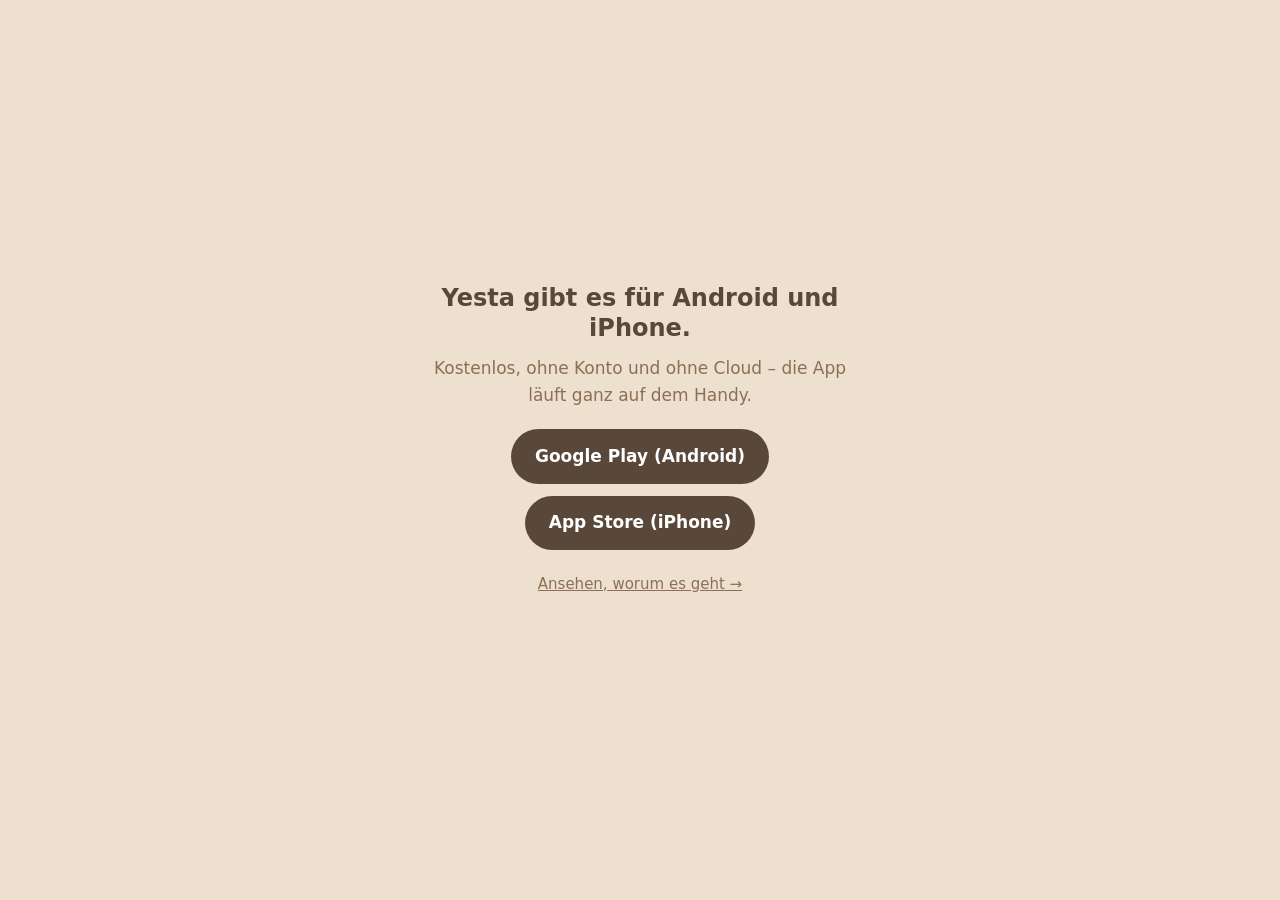
<file: wa/index.html>
<!doctype html>
<html lang="de">
<head>
<meta charset="utf-8">
<meta name="viewport" content="width=device-width, initial-scale=1">
<link rel="icon" href="/favicon.ico" sizes="16x16 32x32 48x48">
<link rel="icon" href="/favicon.svg" type="image/svg+xml">
<link rel="apple-touch-icon" href="/apple-touch-icon.png">
<title>Yesta — kostenlos für Android und iPhone</title>
<meta name="robots" content="noindex">
<meta name="description" content="Yesta: dein Tag aus allen Jahren. Kostenlos für Android und iPhone, ohne Konto, ohne Cloud.">
<meta property="og:title" content="Yesta – Erinnerungen &amp; Tagebuch">
<meta property="og:description" content="Jeden Morgen deine Fotos von heute aus früheren Jahren. Ohne Konto, ohne Cloud.">
<meta property="og:type" content="website">
<meta property="og:site_name" content="Yesta">
<meta property="og:locale" content="de_DE">
<meta property="og:url" content="https://yesta.app/wa">
<meta property="og:image" content="https://yesta.app/bilder/vorschau.jpg">
<meta property="og:image:width" content="1200">
<meta property="og:image:height" content="630">
<meta name="twitter:card" content="summary_large_image">
<style>
  :root { color-scheme: light dark; --ground:#EDE0CF; --ink:#59483A; --muted:#8C6F56; --coral:#59483A; --line:#D8C6B0; }
  @media (prefers-color-scheme: dark) { :root { --ground:#171210; --ink:#F4EBE5; --muted:#C8AE91; --coral:#C8AE91; --line:#3A2E28; } }
  * { box-sizing: border-box; }
  body { margin:0; min-height:100vh; display:grid; place-items:center; padding:2rem 1.25rem;
         background:var(--ground); color:var(--ink);
         font:400 1.0625rem/1.6 "Segoe UI Variable Display","Segoe UI",system-ui,-apple-system,Arial,sans-serif; }
  main { max-width:26rem; text-align:center; }
  h1 { font-size:1.5rem; line-height:1.25; margin:0 0 .75rem; }
  p { color:var(--muted); margin:0 0 1.25rem; }
  a.knopf { display:inline-block; padding:.85rem 1.5rem; border-radius:999px; text-decoration:none;
            background:var(--coral); color:#fff; font-weight:600; }
  a.leise { color:var(--muted); font-size:.9375rem; }
  .warte, .beide { display:none; }
  :root[data-weiter] .warte { display:block; }
  :root[data-beide] .beide { display:block; }
  .knoepfe { display:flex; flex-direction:column; gap:.75rem; align-items:center; margin-bottom:1.25rem; }
  hr { border:0; border-top:1px solid var(--line); margin:1.75rem 0 1rem; }
</style>
</head>
<body data-apple-pt="129622336" data-quelle="whatsapp" data-kampagne="start">
<main>
  <div class="warte">
    <h1>Einen Moment — wir bringen dich zu Yesta.</h1>
    <p>Falls nichts passiert:</p>
    <div class="knoepfe">
      <a class="knopf ziel-play" href="https://play.google.com/store/apps/details?id=com.yesta.app">Yesta bei Google Play</a>
      <a class="knopf ziel-apple" href="https://apps.apple.com/de/app/id6823133458">Yesta im App Store</a>
    </div>
  </div>
  <div class="beide">
    <h1>Yesta gibt es für Android und iPhone.</h1>
    <p>Kostenlos, ohne Konto und ohne Cloud – die App läuft ganz auf dem Handy.</p>
    <div class="knoepfe">
      <a class="knopf ziel-play" href="https://play.google.com/store/apps/details?id=com.yesta.app">Google Play (Android)</a>
      <a class="knopf ziel-apple" href="https://apps.apple.com/de/app/id6823133458">App Store (iPhone)</a>
    </div>
    <p><a class="leise" href="https://yesta.app/">Ansehen, worum es geht →</a></p>
  </div>
</main>
<script>
/* Kurzer Weg in den Store, je nach Geraet: Android zu Google Play, iPhone/iPad
   in den App Store, alle anderen sehen beide Knoepfe. referrer landet in der
   Play Console, pt/ct in App Store Connect (Kampagnen). Absichtlich inline:
   eine eigene Datei kann fehlschlagen, und dann faellt die Weiterleitung aus. */
(function () {
  var b = document.body, h = document.documentElement;
  var quelle = b.getAttribute('data-quelle') || 'direkt';
  var play = 'https://play.google.com/store/apps/details?id=com.yesta.app&referrer='
    + encodeURIComponent('utm_source=' + quelle + '&utm_campaign=' + (b.getAttribute('data-kampagne') || 'start'));
  var pt = b.getAttribute('data-apple-pt') || '';
  var apple = 'https://apps.apple.com/de/app/id6823133458' + (pt ? '?pt=' + pt + '&ct=' + encodeURIComponent(quelle) + '&mt=8' : '');
  var i, l = document.querySelectorAll('a.ziel-play');
  for (i = 0; i < l.length; i++) { l[i].href = play; }
  l = document.querySelectorAll('a.ziel-apple');
  for (i = 0; i < l.length; i++) { l[i].href = apple; }
  var ua = navigator.userAgent;
  var ios = /iPhone|iPad|iPod/.test(ua) || (/Macintosh/.test(ua) && navigator.maxTouchPoints > 1);
  if (/android/i.test(ua)) { h.setAttribute('data-weiter', ''); location.replace(play); return; }
  if (ios) { h.setAttribute('data-weiter', ''); location.replace(apple); return; }
  h.setAttribute('data-beide', '');
})();
</script>
</body>
</html>
</file>
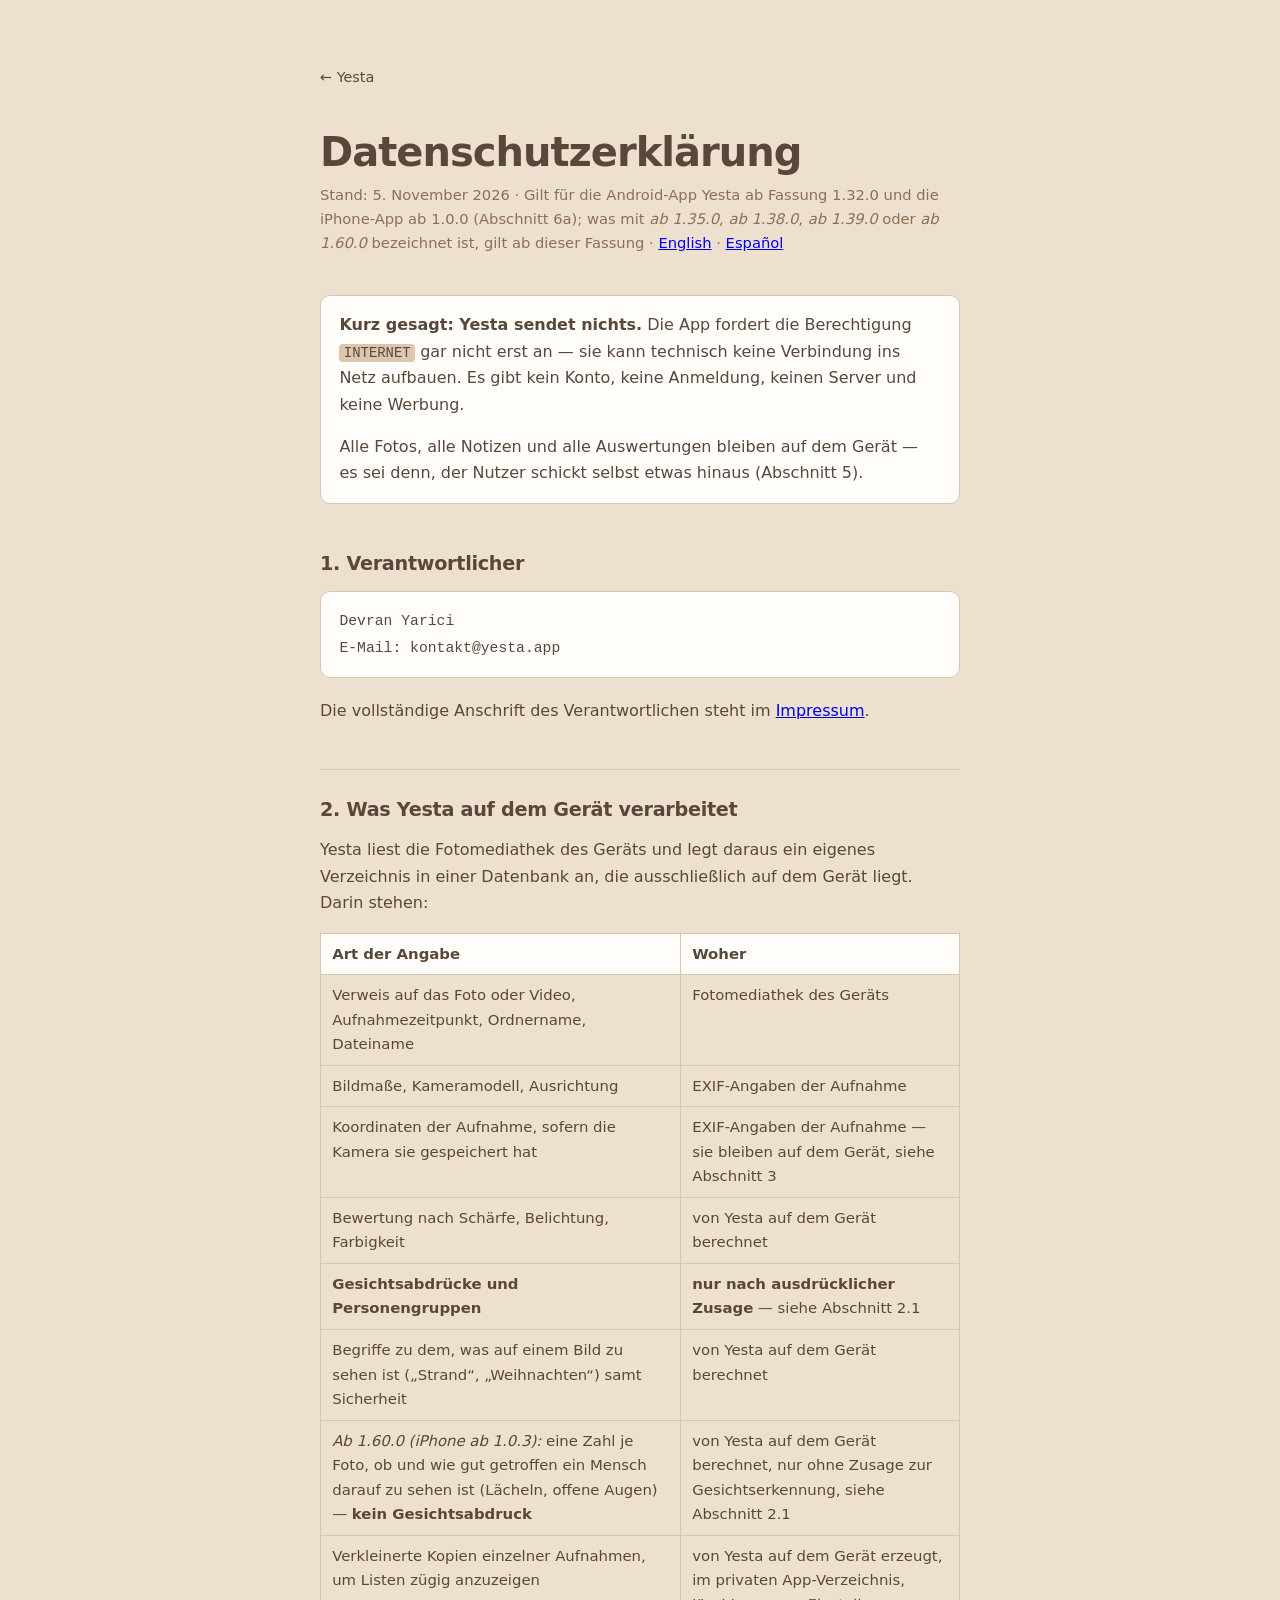
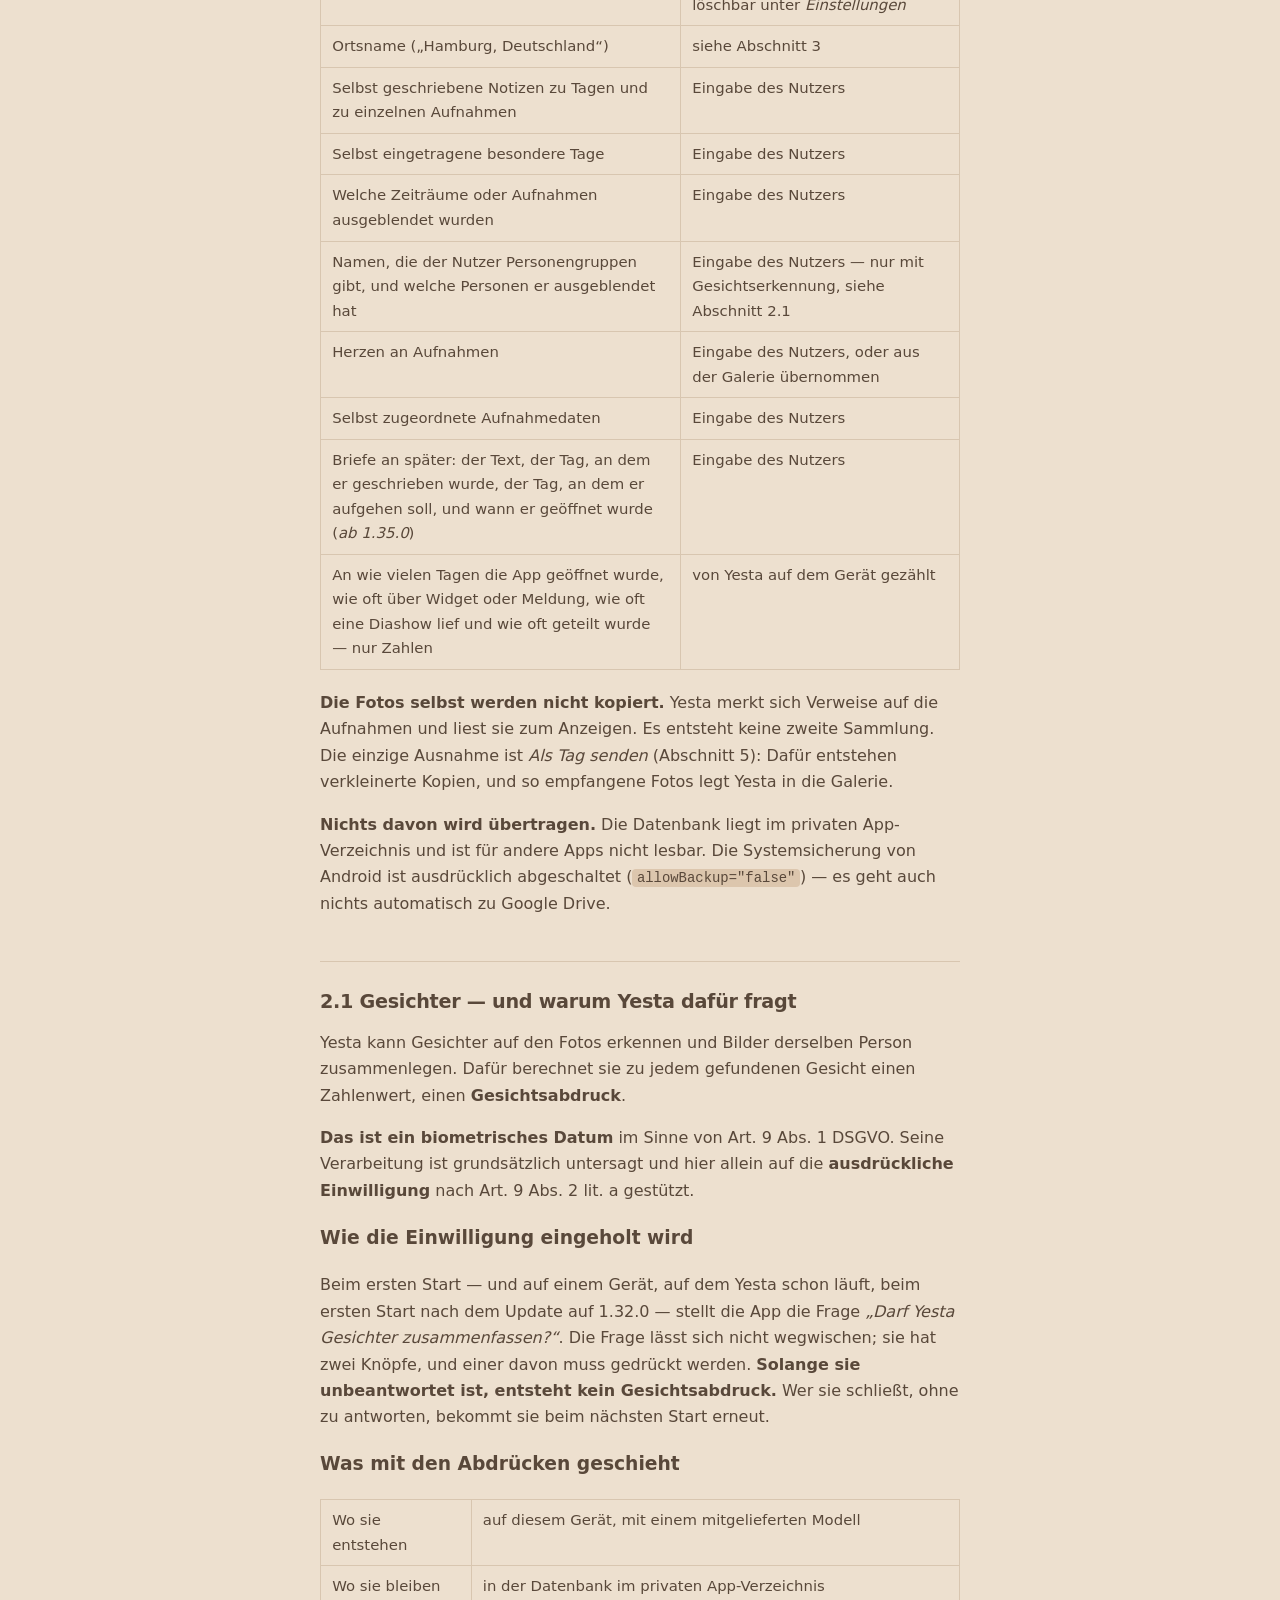
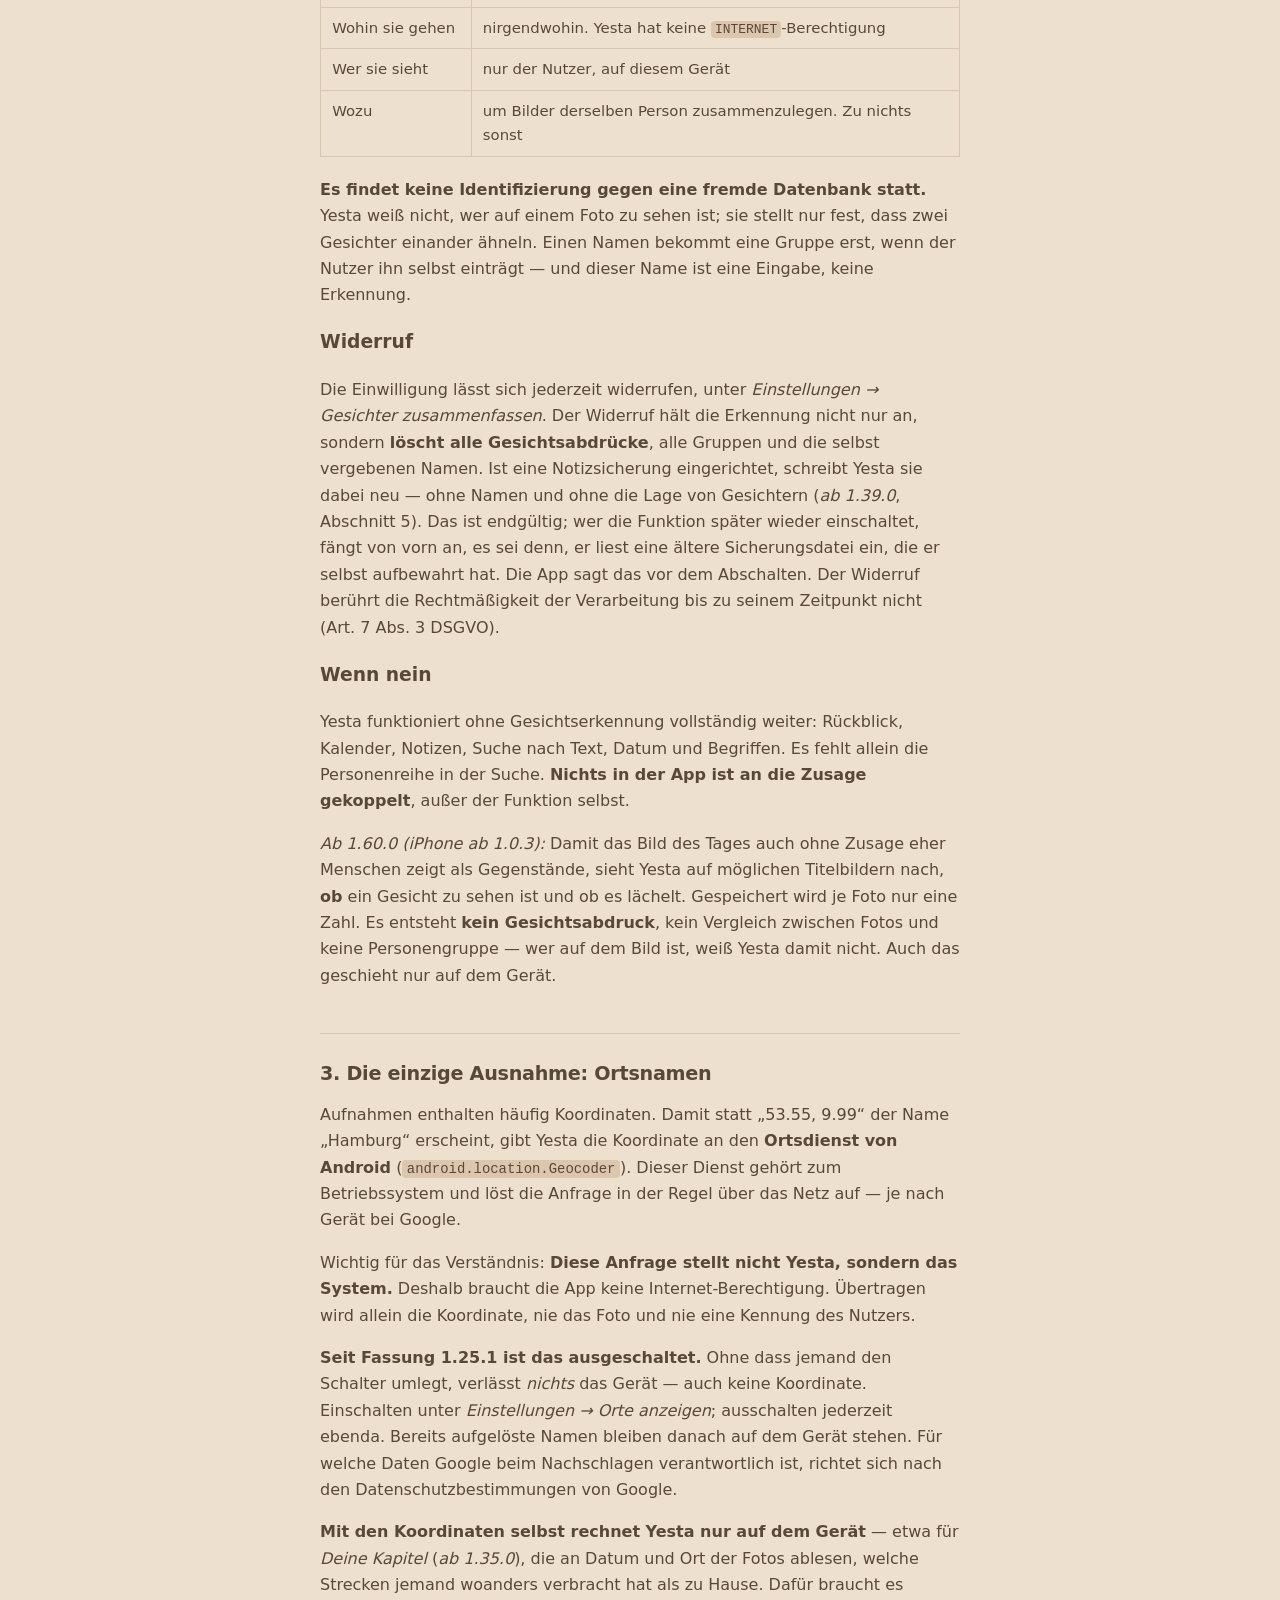
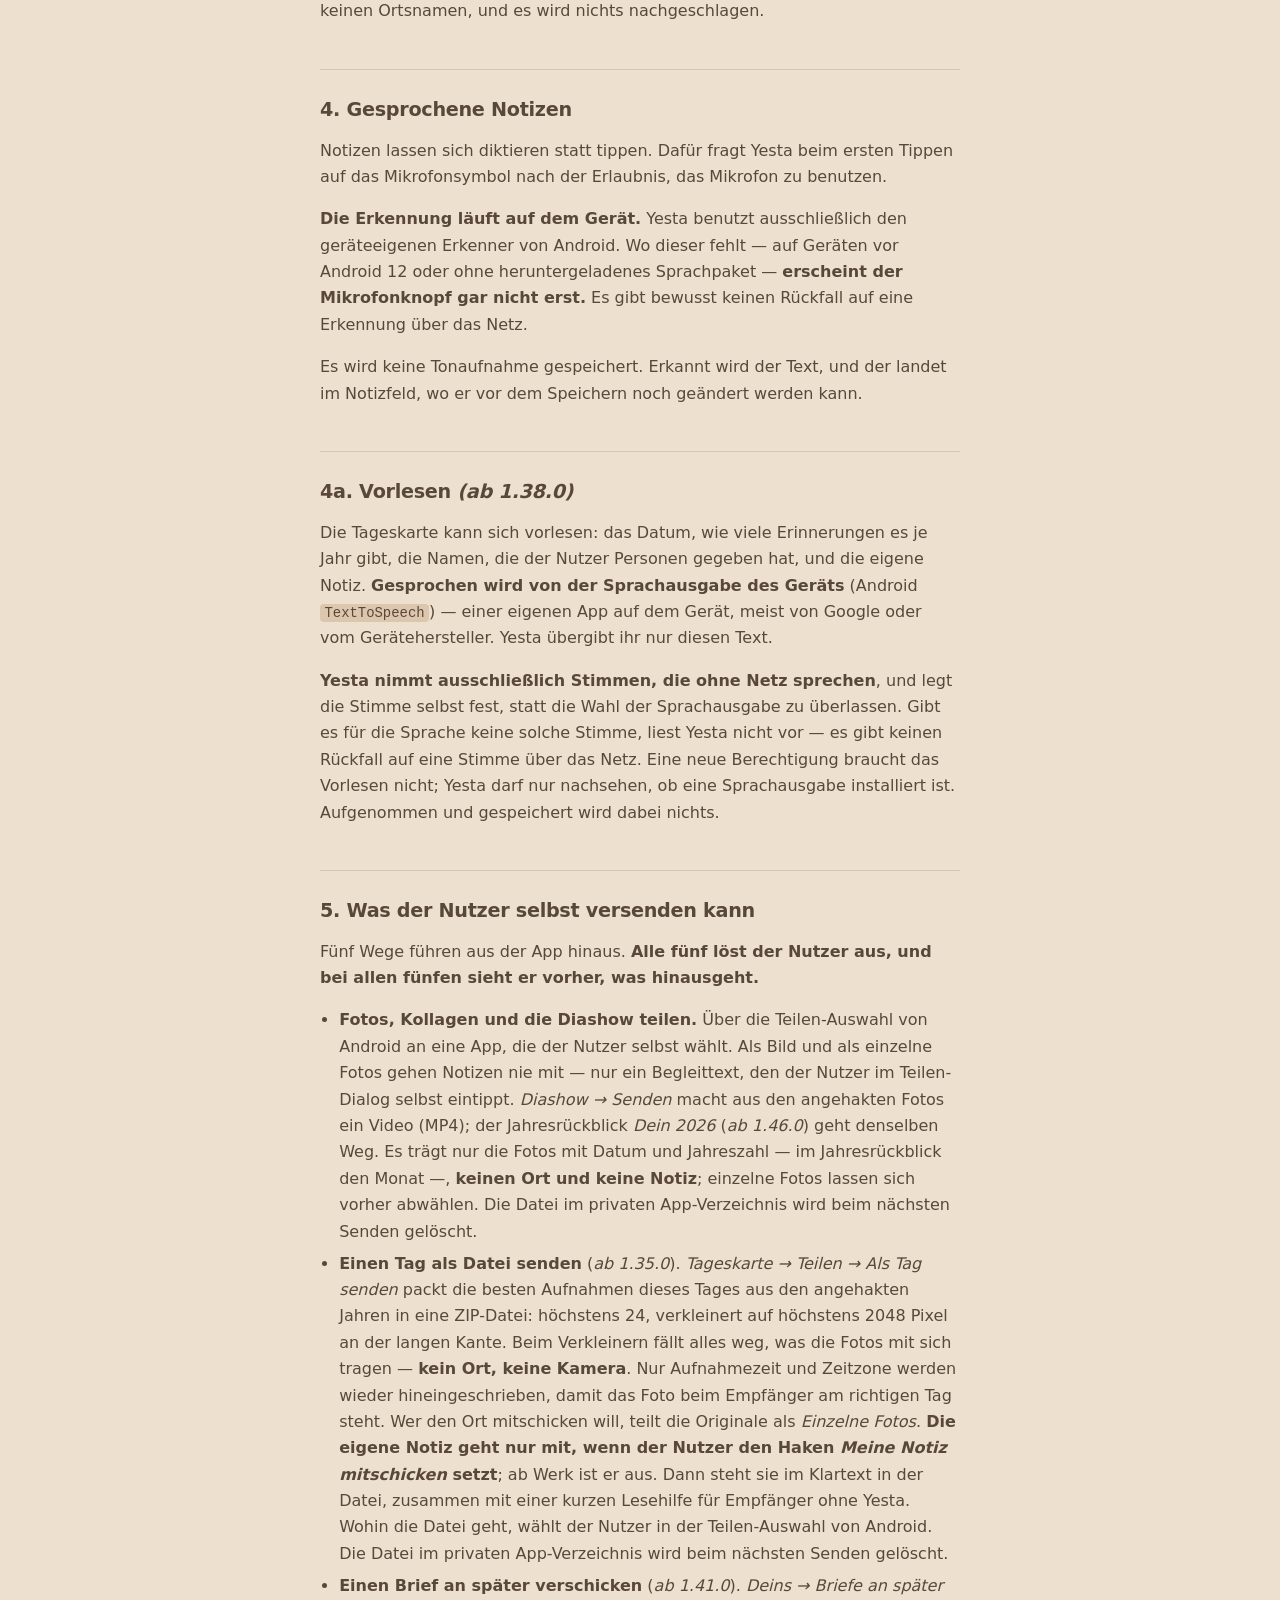
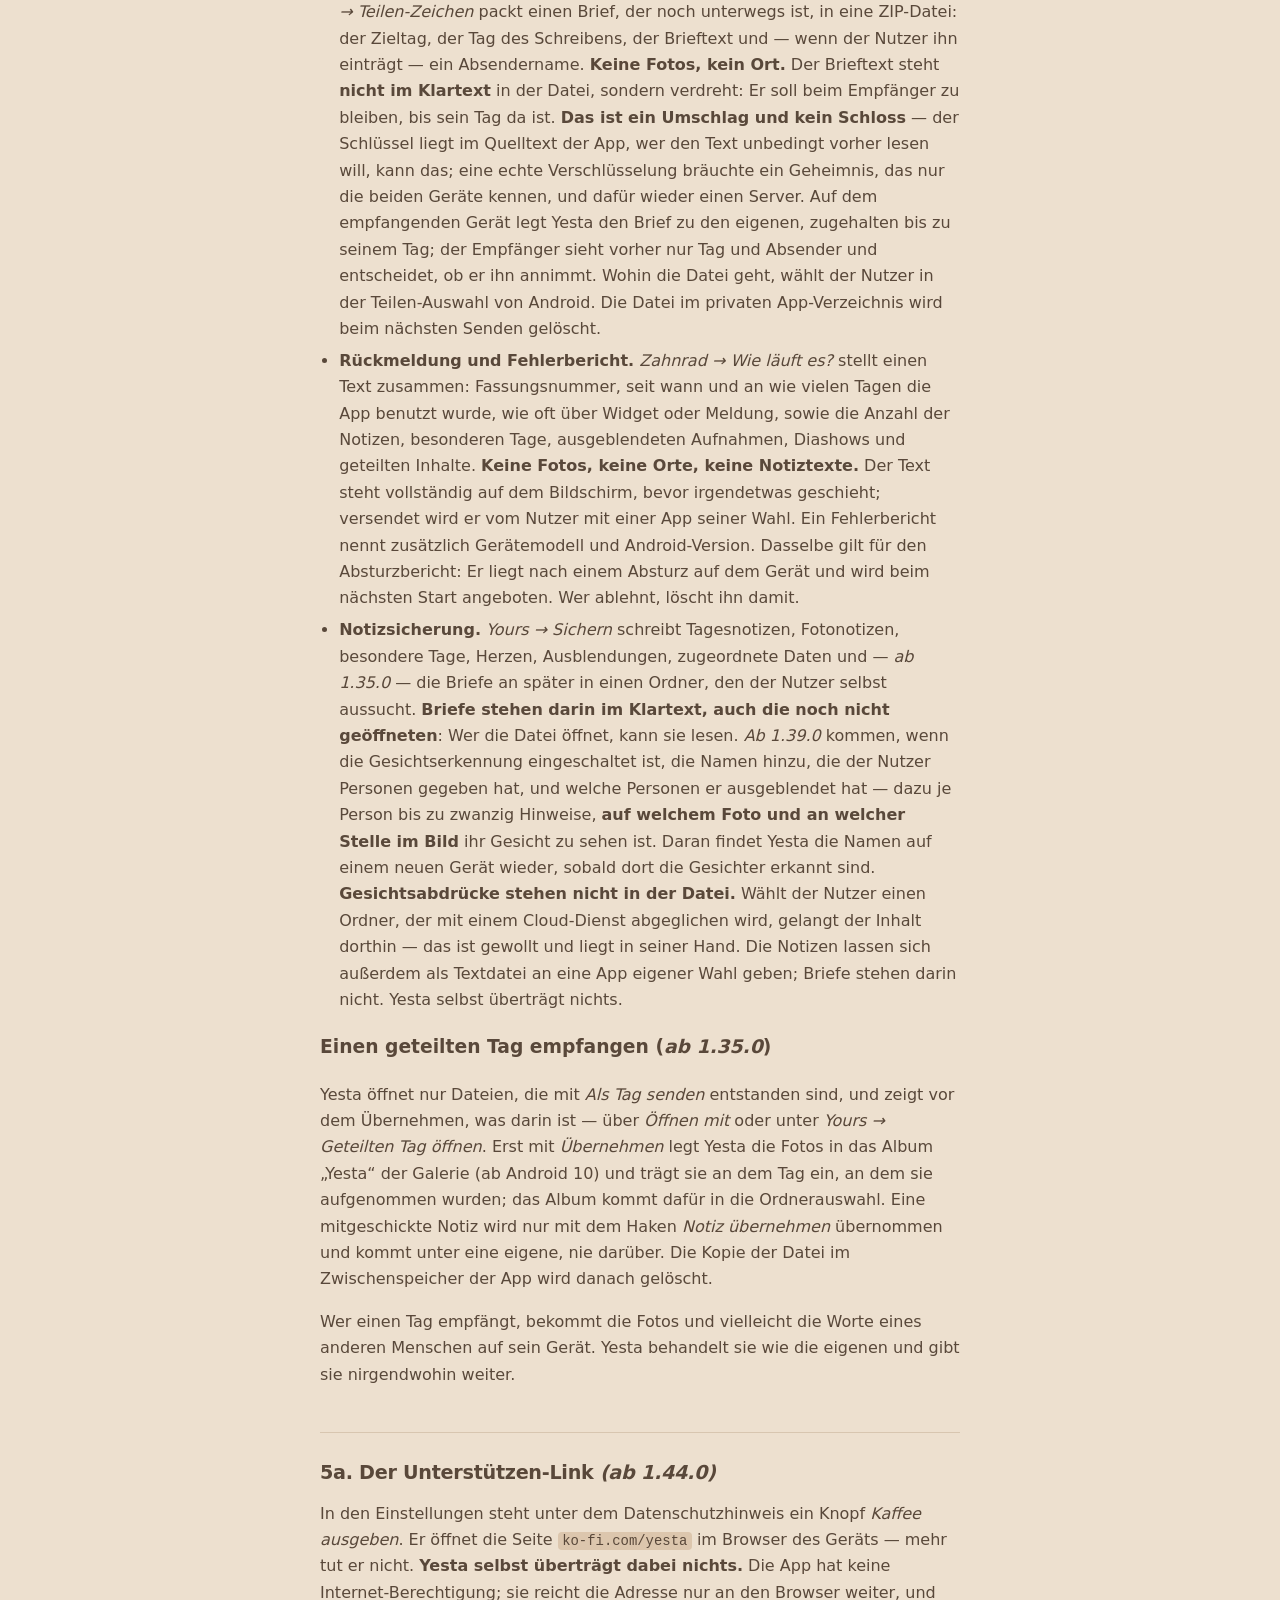
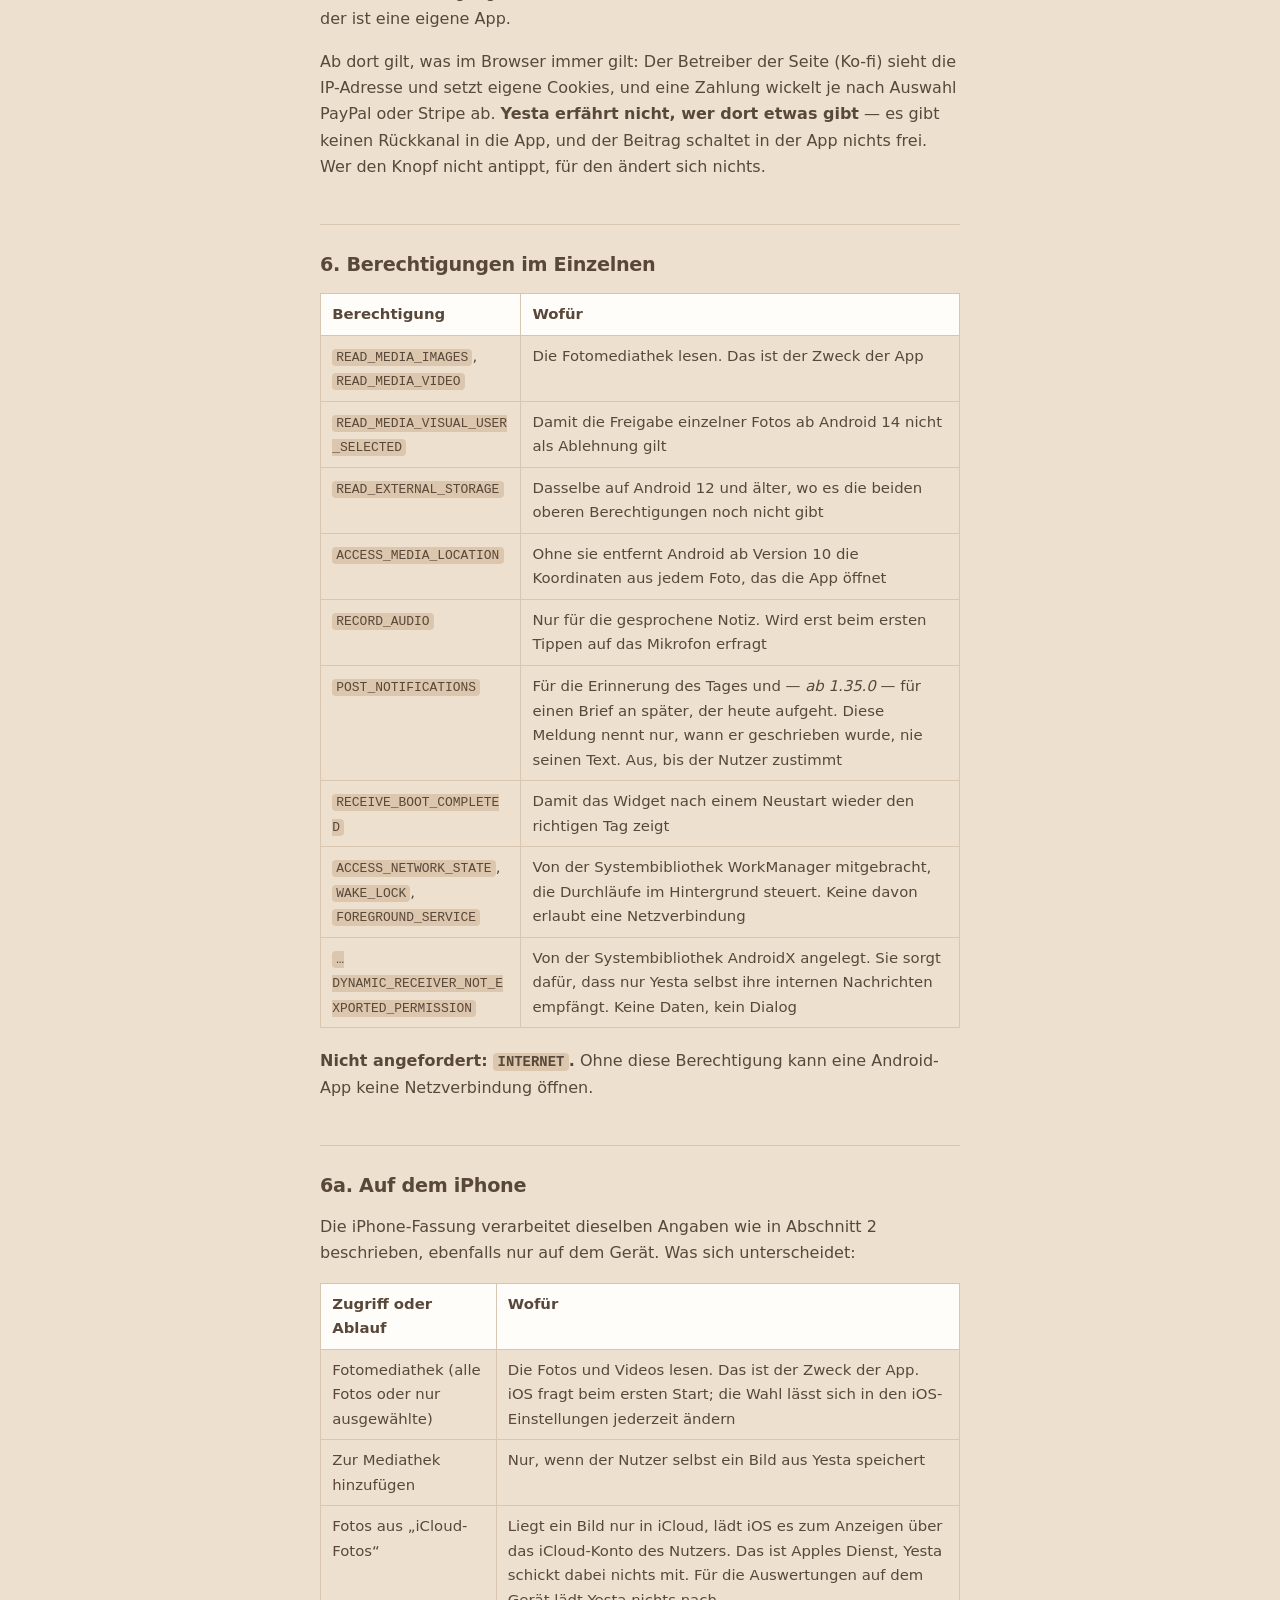
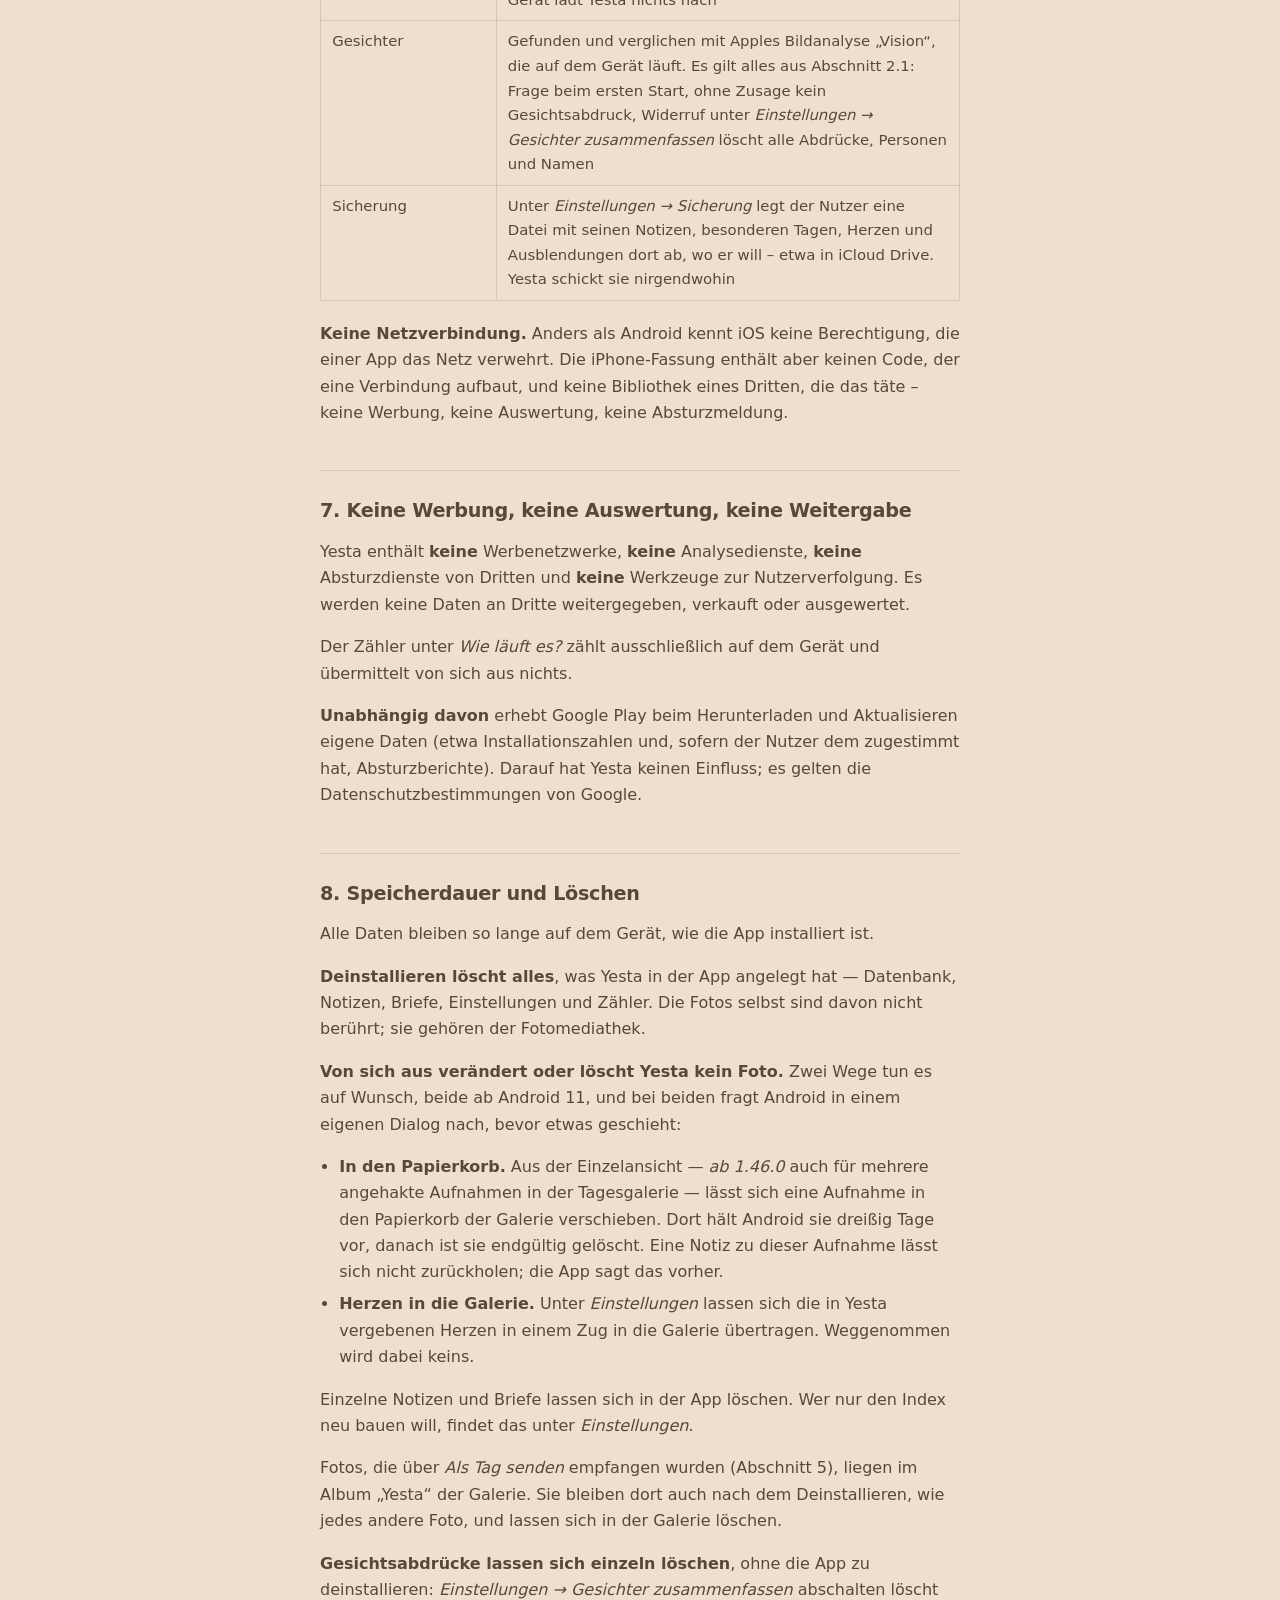
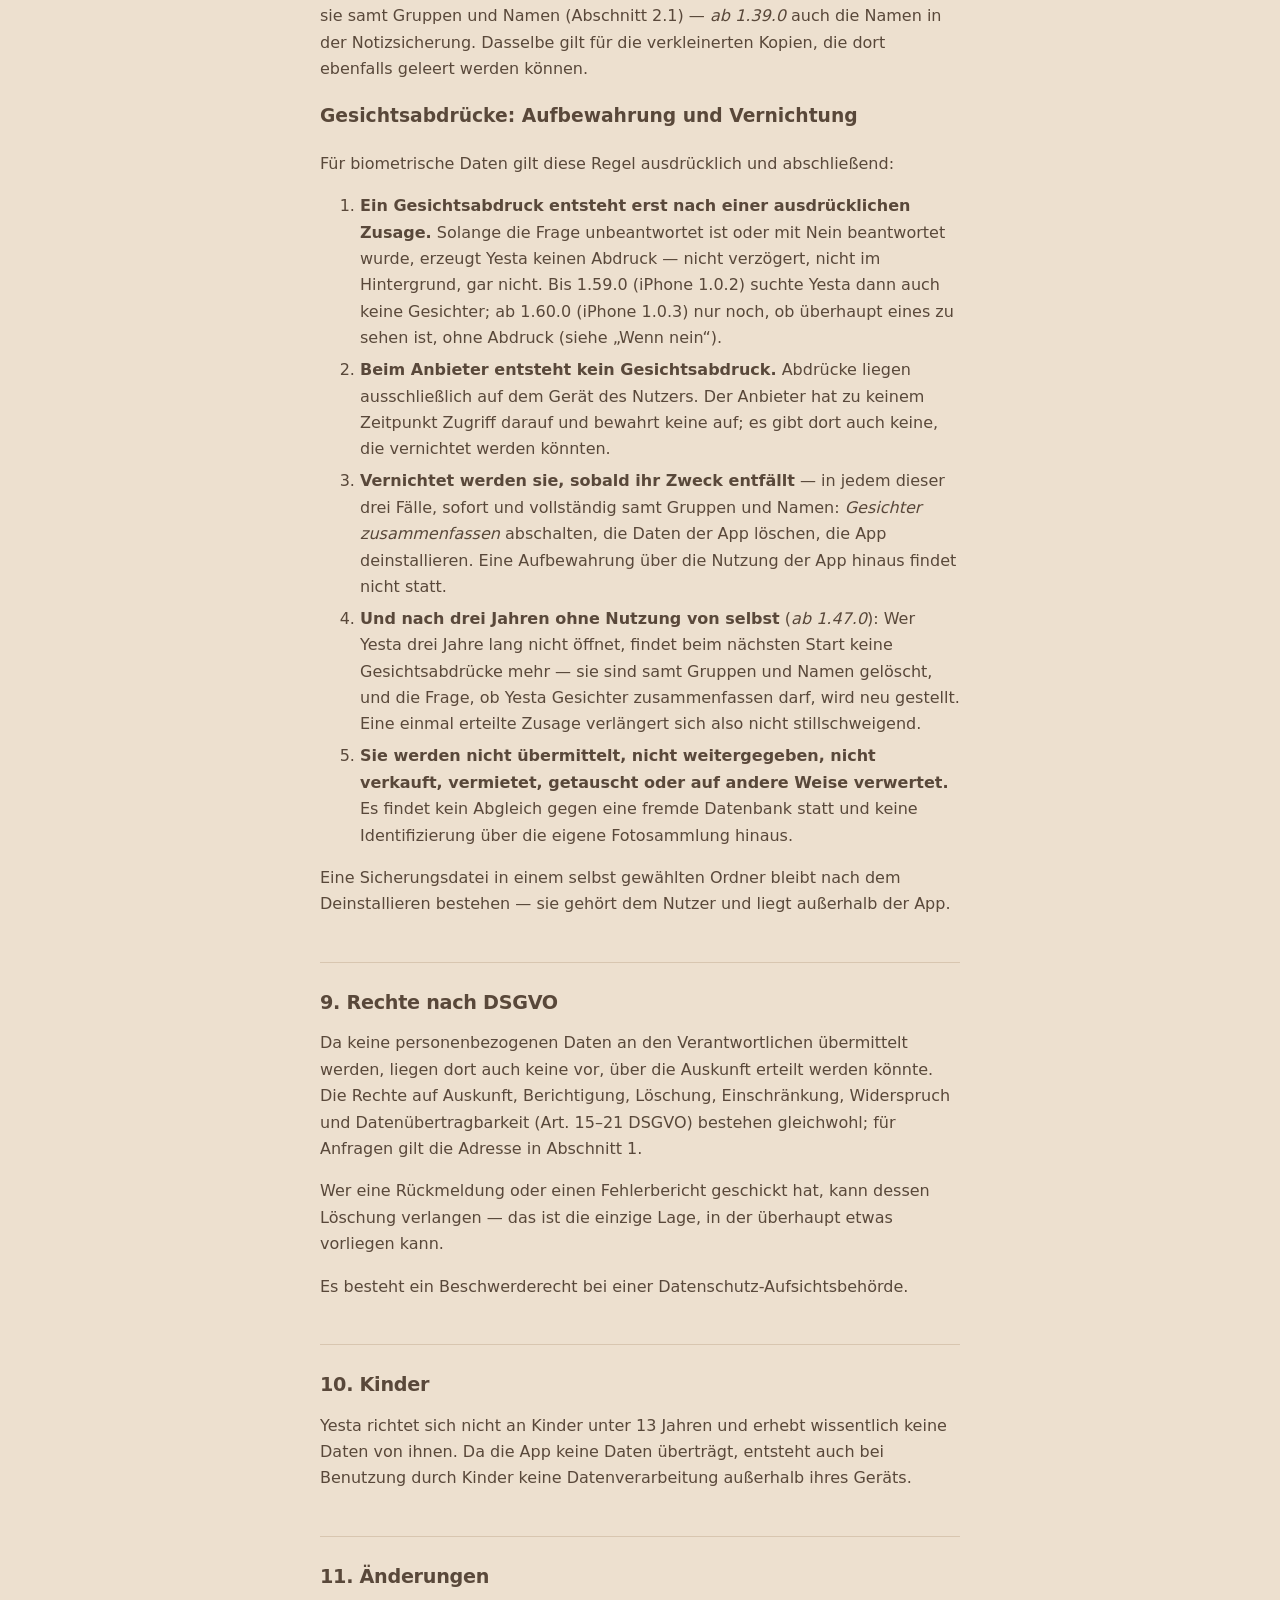
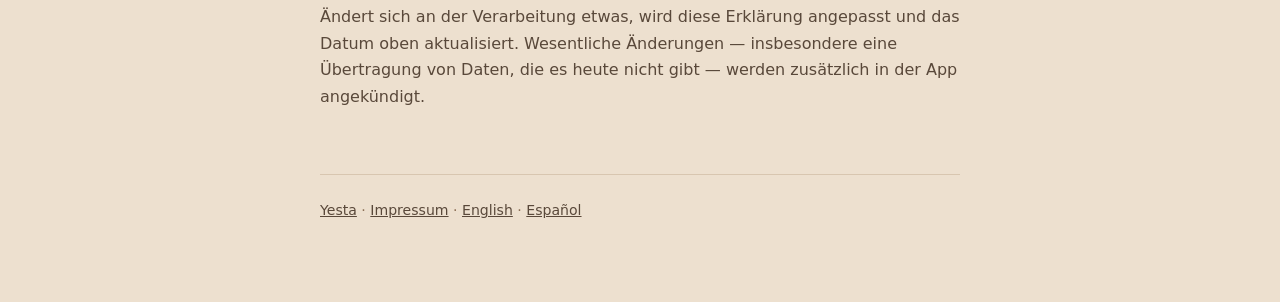
<file: datenschutz.html>
<!doctype html>
<html lang="de">
<head>
<meta charset="utf-8">
<meta name="viewport" content="width=device-width, initial-scale=1">
<link rel="icon" href="/favicon.ico" sizes="16x16 32x32 48x48">
<link rel="icon" href="/favicon.svg" type="image/svg+xml">
<link rel="apple-touch-icon" href="/apple-touch-icon.png">
<title>Datenschutzerklärung — Yesta</title>
<meta name="description" content="Datenschutzerklärung der Android-App Yesta. Die App sendet nichts: kein Konto, kein Server, keine Internet-Berechtigung.">
<link rel="alternate" hreflang="de" href="datenschutz.html">
<link rel="alternate" hreflang="en" href="en/privacy.html">
<link rel="alternate" hreflang="es" href="es/privacidad.html">
<link rel="stylesheet" href="doku.css">
</head>
<body>
<div class="wrap">

<a class="back" href="index.html">← Yesta</a>

<h1>Datenschutzerklärung</h1>
<p class="stand">Stand: 5. November 2026 · Gilt für die Android-App Yesta ab Fassung 1.32.0 und die iPhone-App ab 1.0.0 (Abschnitt 6a); was mit <em>ab 1.35.0</em>, <em>ab 1.38.0</em>, <em>ab 1.39.0</em> oder <em>ab 1.60.0</em> bezeichnet ist, gilt ab dieser Fassung · <a href="en/privacy.html" hreflang="en" lang="en">English</a> · <a href="es/privacidad.html" hreflang="es" lang="es">Español</a></p>


<div class="kasten">
  <p><strong>Kurz gesagt: Yesta sendet nichts.</strong> Die App fordert die
  Berechtigung <code>INTERNET</code> gar nicht erst an — sie kann technisch keine
  Verbindung ins Netz aufbauen. Es gibt kein Konto, keine Anmeldung, keinen
  Server und keine Werbung.</p>
  <p>Alle Fotos, alle Notizen und alle Auswertungen bleiben auf dem Gerät —
  es sei denn, der Nutzer schickt selbst etwas hinaus (Abschnitt 5).</p>
</div>

<h2>1. Verantwortlicher</h2>

<div class="anschrift">Devran Yarici
E-Mail: kontakt@yesta.app</div>

<p>Die vollständige Anschrift des Verantwortlichen steht im
<a href="impressum.html">Impressum</a>.</p>

<h2>2. Was Yesta auf dem Gerät verarbeitet</h2>

<p>Yesta liest die Fotomediathek des Geräts und legt daraus ein eigenes
Verzeichnis in einer Datenbank an, die ausschließlich auf dem Gerät liegt.
Darin stehen:</p>

<div class="tabelle">
<table>
  <thead>
    <tr><th>Art der Angabe</th><th>Woher</th></tr>
  </thead>
  <tbody>
    <tr><td>Verweis auf das Foto oder Video, Aufnahmezeitpunkt, Ordnername, Dateiname</td><td>Fotomediathek des Geräts</td></tr>
    <tr><td>Bildmaße, Kameramodell, Ausrichtung</td><td>EXIF-Angaben der Aufnahme</td></tr>
    <tr><td>Koordinaten der Aufnahme, sofern die Kamera sie gespeichert hat</td><td>EXIF-Angaben der Aufnahme — sie bleiben auf dem Gerät, siehe Abschnitt 3</td></tr>
    <tr><td>Bewertung nach Schärfe, Belichtung, Farbigkeit</td><td>von Yesta auf dem Gerät berechnet</td></tr>
    <tr><td><strong>Gesichtsabdrücke und Personengruppen</strong></td><td><strong>nur nach ausdrücklicher Zusage</strong> — siehe Abschnitt 2.1</td></tr>
    <tr><td>Begriffe zu dem, was auf einem Bild zu sehen ist („Strand“, „Weihnachten“) samt Sicherheit</td><td>von Yesta auf dem Gerät berechnet</td></tr>
    <tr><td><em>Ab 1.60.0 (iPhone ab 1.0.3):</em> eine Zahl je Foto, ob und wie gut getroffen ein Mensch darauf zu sehen ist (Lächeln, offene Augen) — <strong>kein Gesichtsabdruck</strong></td><td>von Yesta auf dem Gerät berechnet, nur ohne Zusage zur Gesichtserkennung, siehe Abschnitt 2.1</td></tr>
    <tr><td>Verkleinerte Kopien einzelner Aufnahmen, um Listen zügig anzuzeigen</td><td>von Yesta auf dem Gerät erzeugt, im privaten App-Verzeichnis, löschbar unter <em>Einstellungen</em></td></tr>
    <tr><td>Ortsname („Hamburg, Deutschland“)</td><td>siehe Abschnitt 3</td></tr>
    <tr><td>Selbst geschriebene Notizen zu Tagen und zu einzelnen Aufnahmen</td><td>Eingabe des Nutzers</td></tr>
    <tr><td>Selbst eingetragene besondere Tage</td><td>Eingabe des Nutzers</td></tr>
    <tr><td>Welche Zeiträume oder Aufnahmen ausgeblendet wurden</td><td>Eingabe des Nutzers</td></tr>
    <tr><td>Namen, die der Nutzer Personengruppen gibt, und welche Personen er ausgeblendet hat</td><td>Eingabe des Nutzers — nur mit Gesichtserkennung, siehe Abschnitt 2.1</td></tr>
    <tr><td>Herzen an Aufnahmen</td><td>Eingabe des Nutzers, oder aus der Galerie übernommen</td></tr>
    <tr><td>Selbst zugeordnete Aufnahmedaten</td><td>Eingabe des Nutzers</td></tr>
    <tr><td>Briefe an später: der Text, der Tag, an dem er geschrieben wurde, der Tag, an dem er aufgehen soll, und wann er geöffnet wurde (<em>ab 1.35.0</em>)</td><td>Eingabe des Nutzers</td></tr>
    <tr><td>An wie vielen Tagen die App geöffnet wurde, wie oft über Widget oder Meldung, wie oft eine Diashow lief und wie oft geteilt wurde — nur Zahlen</td><td>von Yesta auf dem Gerät gezählt</td></tr>
  </tbody>
</table>
</div>

<p><strong>Die Fotos selbst werden nicht kopiert.</strong> Yesta merkt sich
Verweise auf die Aufnahmen und liest sie zum Anzeigen. Es entsteht keine zweite
Sammlung. Die einzige Ausnahme ist <em>Als Tag senden</em> (Abschnitt 5):
Dafür entstehen verkleinerte Kopien, und so empfangene Fotos legt Yesta in die
Galerie.</p>

<p><strong>Nichts davon wird übertragen.</strong> Die Datenbank liegt im privaten
App-Verzeichnis und ist für andere Apps nicht lesbar. Die Systemsicherung von
Android ist ausdrücklich abgeschaltet (<code>allowBackup="false"</code>) — es
geht auch nichts automatisch zu Google Drive.</p>

<h2>2.1 Gesichter — und warum Yesta dafür fragt</h2>

<p>Yesta kann Gesichter auf den Fotos erkennen und Bilder derselben Person
zusammenlegen. Dafür berechnet sie zu jedem gefundenen Gesicht einen
Zahlenwert, einen <strong>Gesichtsabdruck</strong>.</p>

<p><strong>Das ist ein biometrisches Datum</strong> im Sinne von Art. 9 Abs. 1
DSGVO. Seine Verarbeitung ist grundsätzlich untersagt und hier allein auf die
<strong>ausdrückliche Einwilligung</strong> nach Art. 9 Abs. 2 lit. a
gestützt.</p>

<h3>Wie die Einwilligung eingeholt wird</h3>

<p>Beim ersten Start — und auf einem Gerät, auf dem Yesta schon läuft, beim
ersten Start nach dem Update auf 1.32.0 — stellt die App die Frage
<em>„Darf Yesta Gesichter zusammenfassen?“</em>. Die Frage lässt sich nicht
wegwischen; sie hat zwei Knöpfe, und einer davon muss gedrückt werden.
<strong>Solange sie unbeantwortet ist, entsteht kein Gesichtsabdruck.</strong>
Wer sie schließt, ohne zu antworten, bekommt sie beim nächsten Start
erneut.</p>

<h3>Was mit den Abdrücken geschieht</h3>

<div class="tabelle">
<table>
  <tbody>
    <tr><td>Wo sie entstehen</td><td>auf diesem Gerät, mit einem mitgelieferten Modell</td></tr>
    <tr><td>Wo sie bleiben</td><td>in der Datenbank im privaten App-Verzeichnis</td></tr>
    <tr><td>Wohin sie gehen</td><td>nirgendwohin. Yesta hat keine <code>INTERNET</code>-Berechtigung</td></tr>
    <tr><td>Wer sie sieht</td><td>nur der Nutzer, auf diesem Gerät</td></tr>
    <tr><td>Wozu</td><td>um Bilder derselben Person zusammenzulegen. Zu nichts sonst</td></tr>
  </tbody>
</table>
</div>

<p><strong>Es findet keine Identifizierung gegen eine fremde Datenbank
statt.</strong> Yesta weiß nicht, wer auf einem Foto zu sehen ist; sie stellt
nur fest, dass zwei Gesichter einander ähneln. Einen Namen bekommt eine Gruppe
erst, wenn der Nutzer ihn selbst einträgt — und dieser Name ist eine Eingabe,
keine Erkennung.</p>

<h3>Widerruf</h3>

<p>Die Einwilligung lässt sich jederzeit widerrufen, unter
<em>Einstellungen → Gesichter zusammenfassen</em>. Der Widerruf hält die
Erkennung nicht nur an, sondern <strong>löscht alle Gesichtsabdrücke</strong>,
alle Gruppen und die selbst vergebenen Namen. Ist eine Notizsicherung
eingerichtet, schreibt Yesta sie dabei neu — ohne Namen und ohne die Lage von
Gesichtern (<em>ab 1.39.0</em>, Abschnitt 5). Das ist endgültig; wer die
Funktion später wieder einschaltet, fängt von vorn an, es sei denn, er liest
eine ältere Sicherungsdatei ein, die er selbst aufbewahrt hat. Die App sagt das
vor dem Abschalten. Der Widerruf berührt die Rechtmäßigkeit der Verarbeitung bis zu
seinem Zeitpunkt nicht (Art. 7 Abs. 3 DSGVO).</p>

<h3>Wenn nein</h3>

<p>Yesta funktioniert ohne Gesichtserkennung vollständig weiter: Rückblick,
Kalender, Notizen, Suche nach Text, Datum und Begriffen. Es fehlt allein die
Personenreihe in der Suche. <strong>Nichts in der App ist an die Zusage
gekoppelt</strong>, außer der Funktion selbst.</p>

<p><em>Ab 1.60.0 (iPhone ab 1.0.3):</em> Damit das Bild des Tages auch ohne Zusage
eher Menschen zeigt als Gegenstände, sieht Yesta auf möglichen Titelbildern
nach, <strong>ob</strong> ein Gesicht zu sehen ist und ob es lächelt. Gespeichert
wird je Foto nur eine Zahl. Es entsteht <strong>kein Gesichtsabdruck</strong>, kein
Vergleich zwischen Fotos und keine Personengruppe — wer auf dem Bild ist, weiß
Yesta damit nicht. Auch das geschieht nur auf dem Gerät.</p>

<h2>3. Die einzige Ausnahme: Ortsnamen</h2>

<p>Aufnahmen enthalten häufig Koordinaten. Damit statt „53.55, 9.99“ der Name
„Hamburg“ erscheint, gibt Yesta die Koordinate an den <strong>Ortsdienst von
Android</strong> (<code>android.location.Geocoder</code>). Dieser Dienst gehört
zum Betriebssystem und löst die Anfrage in der Regel über das Netz auf — je nach
Gerät bei Google.</p>

<p>Wichtig für das Verständnis: <strong>Diese Anfrage stellt nicht Yesta,
sondern das System.</strong> Deshalb braucht die App keine Internet-Berechtigung.
Übertragen wird allein die Koordinate, nie das Foto und nie eine Kennung des
Nutzers.</p>

<p><strong>Seit Fassung 1.25.1 ist das ausgeschaltet.</strong> Ohne dass jemand
den Schalter umlegt, verlässt <em>nichts</em> das Gerät — auch keine Koordinate.
Einschalten unter <em>Einstellungen → Orte anzeigen</em>; ausschalten jederzeit
ebenda. Bereits aufgelöste Namen bleiben danach auf dem Gerät stehen. Für welche
Daten Google beim Nachschlagen verantwortlich ist, richtet sich nach den
Datenschutzbestimmungen von Google.</p>

<p><strong>Mit den Koordinaten selbst rechnet Yesta nur auf dem Gerät</strong>
— etwa für <em>Deine Kapitel</em> (<em>ab 1.35.0</em>), die an Datum und Ort
der Fotos ablesen, welche Strecken jemand woanders verbracht hat als zu Hause.
Dafür braucht es keinen Ortsnamen, und es wird nichts nachgeschlagen.</p>

<h2>4. Gesprochene Notizen</h2>

<p>Notizen lassen sich diktieren statt tippen. Dafür fragt Yesta beim ersten
Tippen auf das Mikrofonsymbol nach der Erlaubnis, das Mikrofon zu benutzen.</p>

<p><strong>Die Erkennung läuft auf dem Gerät.</strong> Yesta benutzt
ausschließlich den geräteeigenen Erkenner von Android. Wo dieser fehlt — auf
Geräten vor Android 12 oder ohne heruntergeladenes Sprachpaket —
<strong>erscheint der Mikrofonknopf gar nicht erst.</strong> Es gibt bewusst
keinen Rückfall auf eine Erkennung über das Netz.</p>

<p>Es wird keine Tonaufnahme gespeichert. Erkannt wird der Text, und der landet
im Notizfeld, wo er vor dem Speichern noch geändert werden kann.</p>

<h2>4a. Vorlesen <em>(ab 1.38.0)</em></h2>

<p>Die Tageskarte kann sich vorlesen: das Datum, wie viele Erinnerungen es je
Jahr gibt, die Namen, die der Nutzer Personen gegeben hat, und die eigene
Notiz. <strong>Gesprochen wird von der Sprachausgabe des Geräts</strong>
(Android <code>TextToSpeech</code>) — einer eigenen App auf dem Gerät, meist
von Google oder vom Gerätehersteller. Yesta übergibt ihr nur diesen Text.</p>

<p><strong>Yesta nimmt ausschließlich Stimmen, die ohne Netz sprechen</strong>,
und legt die Stimme selbst fest, statt die Wahl der Sprachausgabe zu
überlassen. Gibt es für die Sprache keine solche Stimme, liest Yesta nicht
vor — es gibt keinen Rückfall auf eine Stimme über das Netz. Eine neue
Berechtigung braucht das Vorlesen nicht; Yesta darf nur nachsehen, ob eine
Sprachausgabe installiert ist. Aufgenommen und gespeichert wird dabei
nichts.</p>

<h2>5. Was der Nutzer selbst versenden kann</h2>

<p>Fünf Wege führen aus der App hinaus. <strong>Alle fünf löst der Nutzer aus,
und bei allen fünfen sieht er vorher, was hinausgeht.</strong></p>

<ul>
  <li><strong>Fotos, Kollagen und die Diashow teilen.</strong> Über die
  Teilen-Auswahl von Android an eine App, die der Nutzer selbst wählt. Als
  Bild und als einzelne Fotos gehen Notizen nie mit — nur ein Begleittext, den
  der Nutzer im Teilen-Dialog selbst eintippt. <em>Diashow → Senden</em> macht
  aus den angehakten Fotos ein Video (MP4); der Jahresrückblick
  <em>Dein 2026</em> (<em>ab 1.46.0</em>) geht denselben Weg. Es trägt nur die
  Fotos mit Datum und Jahreszahl — im Jahresrückblick den Monat —,
  <strong>keinen Ort und keine Notiz</strong>; einzelne Fotos
  lassen sich vorher abwählen. Die Datei im privaten App-Verzeichnis wird beim
  nächsten Senden gelöscht.</li>

  <li><strong>Einen Tag als Datei senden</strong> (<em>ab 1.35.0</em>).
  <em>Tageskarte → Teilen → Als Tag senden</em> packt die besten Aufnahmen
  dieses Tages aus den angehakten Jahren in eine ZIP-Datei: höchstens 24,
  verkleinert auf höchstens 2048 Pixel an der langen Kante. Beim Verkleinern
  fällt alles weg, was die Fotos mit sich tragen — <strong>kein Ort, keine
  Kamera</strong>. Nur Aufnahmezeit und Zeitzone werden wieder hineingeschrieben,
  damit das Foto beim Empfänger am richtigen Tag steht. Wer den Ort mitschicken
  will, teilt die Originale als <em>Einzelne Fotos</em>. <strong>Die eigene
  Notiz geht nur mit, wenn der Nutzer den Haken <em>Meine Notiz
  mitschicken</em> setzt</strong>; ab Werk ist er aus. Dann steht sie im
  Klartext in der Datei, zusammen mit einer kurzen Lesehilfe für Empfänger ohne
  Yesta. Wohin die Datei geht, wählt der Nutzer in der Teilen-Auswahl von
  Android. Die Datei im privaten App-Verzeichnis wird beim nächsten Senden
  gelöscht.</li>

  <li><strong>Einen Brief an später verschicken</strong> (<em>ab 1.41.0</em>).
  <em>Deins → Briefe an später → Teilen-Zeichen</em> packt einen Brief, der
  noch unterwegs ist, in eine ZIP-Datei: der Zieltag, der Tag des Schreibens,
  der Brieftext und — wenn der Nutzer ihn einträgt — ein Absendername.
  <strong>Keine Fotos, kein Ort.</strong> Der Brieftext steht
  <strong>nicht im Klartext</strong> in der Datei, sondern verdreht: Er soll
  beim Empfänger zu bleiben, bis sein Tag da ist. <strong>Das ist ein
  Umschlag und kein Schloss</strong> — der Schlüssel liegt im Quelltext der
  App, wer den Text unbedingt vorher lesen will, kann das; eine echte
  Verschlüsselung bräuchte ein Geheimnis, das nur die beiden Geräte kennen,
  und dafür wieder einen Server. Auf dem empfangenden Gerät legt Yesta den
  Brief zu den eigenen, zugehalten bis zu seinem Tag; der Empfänger sieht
  vorher nur Tag und Absender und entscheidet, ob er ihn annimmt. Wohin die
  Datei geht, wählt der Nutzer in der Teilen-Auswahl von Android. Die Datei im
  privaten App-Verzeichnis wird beim nächsten Senden gelöscht.</li>

  <li><strong>Rückmeldung und Fehlerbericht.</strong>
  <em>Zahnrad → Wie läuft es?</em> stellt einen Text zusammen: Fassungsnummer,
  seit wann und an wie vielen Tagen die App benutzt wurde, wie oft über Widget
  oder Meldung, sowie die Anzahl der Notizen, besonderen Tage, ausgeblendeten
  Aufnahmen, Diashows und geteilten Inhalte.
  <strong>Keine Fotos, keine Orte, keine Notiztexte.</strong> Der Text steht
  vollständig auf dem Bildschirm, bevor irgendetwas geschieht; versendet wird er
  vom Nutzer mit einer App seiner Wahl. Ein Fehlerbericht nennt zusätzlich
  Gerätemodell und Android-Version. Dasselbe gilt für den Absturzbericht: Er
  liegt nach einem Absturz auf dem Gerät und wird beim nächsten Start angeboten.
  Wer ablehnt, löscht ihn damit.</li>

  <li><strong>Notizsicherung.</strong> <em>Yours → Sichern</em> schreibt
  Tagesnotizen, Fotonotizen, besondere Tage, Herzen, Ausblendungen, zugeordnete
  Daten und — <em>ab 1.35.0</em> — die Briefe an später in einen Ordner, den der
  Nutzer selbst aussucht. <strong>Briefe stehen darin im Klartext, auch die noch
  nicht geöffneten</strong>: Wer die Datei öffnet, kann sie lesen.
  <em>Ab 1.39.0</em> kommen, wenn die Gesichtserkennung eingeschaltet ist, die
  Namen hinzu, die der Nutzer Personen gegeben hat, und welche Personen er
  ausgeblendet hat — dazu je Person bis zu zwanzig Hinweise, <strong>auf welchem
  Foto und an welcher Stelle im Bild</strong> ihr Gesicht zu sehen ist. Daran
  findet Yesta die Namen auf einem neuen Gerät wieder, sobald dort die Gesichter
  erkannt sind. <strong>Gesichtsabdrücke stehen nicht in der Datei.</strong>
  Wählt der Nutzer einen Ordner, der mit einem Cloud-Dienst abgeglichen wird,
  gelangt der Inhalt dorthin — das ist gewollt und liegt in seiner Hand. Die Notizen lassen sich
  außerdem als Textdatei an eine App eigener Wahl geben; Briefe stehen darin
  nicht. Yesta selbst überträgt nichts.</li>
</ul>

<h3>Einen geteilten Tag empfangen (<em>ab 1.35.0</em>)</h3>

<p>Yesta öffnet nur Dateien, die mit <em>Als Tag senden</em> entstanden sind,
und zeigt vor dem Übernehmen, was darin ist — über <em>Öffnen mit</em> oder
unter <em>Yours → Geteilten Tag öffnen</em>. Erst mit <em>Übernehmen</em> legt
Yesta die Fotos in das Album „Yesta“ der Galerie (ab Android 10) und trägt sie
an dem Tag ein, an dem sie aufgenommen wurden; das Album kommt dafür in die
Ordnerauswahl. Eine mitgeschickte Notiz wird nur mit dem Haken <em>Notiz
übernehmen</em> übernommen und kommt unter eine eigene, nie darüber. Die Kopie
der Datei im Zwischenspeicher der App wird danach gelöscht.</p>

<p>Wer einen Tag empfängt, bekommt die Fotos und vielleicht die Worte eines
anderen Menschen auf sein Gerät. Yesta behandelt sie wie die eigenen und gibt
sie nirgendwohin weiter.</p>

<h2>5a. Der Unterstützen-Link <em>(ab 1.44.0)</em></h2>

<p>In den Einstellungen steht unter dem Datenschutzhinweis ein Knopf
<em>Kaffee ausgeben</em>. Er öffnet die Seite <code>ko-fi.com/yesta</code> im
Browser des Geräts — mehr tut er nicht. <strong>Yesta selbst überträgt dabei
nichts.</strong> Die App hat keine Internet-Berechtigung; sie reicht die
Adresse nur an den Browser weiter, und der ist eine eigene App.</p>

<p>Ab dort gilt, was im Browser immer gilt: Der Betreiber der Seite (Ko-fi)
sieht die IP-Adresse und setzt eigene Cookies, und eine Zahlung wickelt je
nach Auswahl PayPal oder Stripe ab. <strong>Yesta erfährt nicht, wer dort
etwas gibt</strong> — es gibt keinen Rückkanal in die App, und der Beitrag
schaltet in der App nichts frei. Wer den Knopf nicht antippt, für den ändert
sich nichts.</p>

<h2>6. Berechtigungen im Einzelnen</h2>

<div class="tabelle">
<table>
  <thead>
    <tr><th>Berechtigung</th><th>Wofür</th></tr>
  </thead>
  <tbody>
    <tr><td><code>READ_MEDIA_IMAGES</code>, <code>READ_MEDIA_VIDEO</code></td><td>Die Fotomediathek lesen. Das ist der Zweck der App</td></tr>
    <tr><td><code>READ_MEDIA_VISUAL_USER_SELECTED</code></td><td>Damit die Freigabe einzelner Fotos ab Android 14 nicht als Ablehnung gilt</td></tr>
    <tr><td><code>READ_EXTERNAL_STORAGE</code></td><td>Dasselbe auf Android 12 und älter, wo es die beiden oberen Berechtigungen noch nicht gibt</td></tr>
    <tr><td><code>ACCESS_MEDIA_LOCATION</code></td><td>Ohne sie entfernt Android ab Version 10 die Koordinaten aus jedem Foto, das die App öffnet</td></tr>
    <tr><td><code>RECORD_AUDIO</code></td><td>Nur für die gesprochene Notiz. Wird erst beim ersten Tippen auf das Mikrofon erfragt</td></tr>
    <tr><td><code>POST_NOTIFICATIONS</code></td><td>Für die Erinnerung des Tages und — <em>ab 1.35.0</em> — für einen Brief an später, der heute aufgeht. Diese Meldung nennt nur, wann er geschrieben wurde, nie seinen Text. Aus, bis der Nutzer zustimmt</td></tr>
    <tr><td><code>RECEIVE_BOOT_COMPLETED</code></td><td>Damit das Widget nach einem Neustart wieder den richtigen Tag zeigt</td></tr>
    <tr><td><code>ACCESS_NETWORK_STATE</code>, <code>WAKE_LOCK</code>, <code>FOREGROUND_SERVICE</code></td><td>Von der Systembibliothek WorkManager mitgebracht, die Durchläufe im Hintergrund steuert. Keine davon erlaubt eine Netzverbindung</td></tr>
    <tr><td><code>…DYNAMIC_RECEIVER_NOT_EXPORTED_PERMISSION</code></td><td>Von der Systembibliothek AndroidX angelegt. Sie sorgt dafür, dass nur Yesta selbst ihre internen Nachrichten empfängt. Keine Daten, kein Dialog</td></tr>
  </tbody>
</table>
</div>

<p><strong>Nicht angefordert: <code>INTERNET</code>.</strong> Ohne diese
Berechtigung kann eine Android-App keine Netzverbindung öffnen.</p>

<!-- iPhone-Fassung, seit 02.10.2026 online; EN/ES seit 23.10.2026.
     Offen: Ob die Datenbank in die iCloud-Geraetesicherung darf
     (siehe Uebergabe, Vorbereitung iOS). -->
<h2>6a. Auf dem iPhone</h2>

<p>Die iPhone-Fassung verarbeitet dieselben Angaben wie in Abschnitt 2
beschrieben, ebenfalls nur auf dem Gerät. Was sich unterscheidet:</p>

<div class="tabelle">
<table>
  <thead>
    <tr><th>Zugriff oder Ablauf</th><th>Wofür</th></tr>
  </thead>
  <tbody>
    <tr><td>Fotomediathek (alle Fotos oder nur ausgewählte)</td><td>Die Fotos und Videos lesen. Das ist der Zweck der App. iOS fragt beim ersten Start; die Wahl lässt sich in den iOS-Einstellungen jederzeit ändern</td></tr>
    <tr><td>Zur Mediathek hinzufügen</td><td>Nur, wenn der Nutzer selbst ein Bild aus Yesta speichert</td></tr>
    <tr><td>Fotos aus „iCloud-Fotos“</td><td>Liegt ein Bild nur in iCloud, lädt iOS es zum Anzeigen über das iCloud-Konto des Nutzers. Das ist Apples Dienst, Yesta schickt dabei nichts mit. Für die Auswertungen auf dem Gerät lädt Yesta nichts nach</td></tr>
    <tr><td>Gesichter</td><td>Gefunden und verglichen mit Apples Bildanalyse „Vision“, die auf dem Gerät läuft. Es gilt alles aus Abschnitt 2.1: Frage beim ersten Start, ohne Zusage kein Gesichtsabdruck, Widerruf unter <em>Einstellungen → Gesichter zusammenfassen</em> löscht alle Abdrücke, Personen und Namen</td></tr>
    <tr><td>Sicherung</td><td>Unter <em>Einstellungen → Sicherung</em> legt der Nutzer eine Datei mit seinen Notizen, besonderen Tagen, Herzen und Ausblendungen dort ab, wo er will – etwa in iCloud Drive. Yesta schickt sie nirgendwohin</td></tr>
  </tbody>
</table>
</div>

<p><strong>Keine Netzverbindung.</strong> Anders als Android kennt iOS keine
Berechtigung, die einer App das Netz verwehrt. Die iPhone-Fassung enthält
aber keinen Code, der eine Verbindung aufbaut, und keine Bibliothek eines
Dritten, die das täte – keine Werbung, keine Auswertung, keine Absturzmeldung.</p>

<h2>7. Keine Werbung, keine Auswertung, keine Weitergabe</h2>

<p>Yesta enthält <strong>keine</strong> Werbenetzwerke, <strong>keine</strong>
Analysedienste, <strong>keine</strong> Absturzdienste von Dritten und
<strong>keine</strong> Werkzeuge zur Nutzerverfolgung. Es werden keine Daten an
Dritte weitergegeben, verkauft oder ausgewertet.</p>

<p>Der Zähler unter <em>Wie läuft es?</em> zählt ausschließlich auf dem Gerät
und übermittelt von sich aus nichts.</p>

<p><strong>Unabhängig davon</strong> erhebt Google Play beim Herunterladen und
Aktualisieren eigene Daten (etwa Installationszahlen und, sofern der Nutzer dem
zugestimmt hat, Absturzberichte). Darauf hat Yesta keinen Einfluss; es gelten
die Datenschutzbestimmungen von Google.</p>

<h2>8. Speicherdauer und Löschen</h2>

<p>Alle Daten bleiben so lange auf dem Gerät, wie die App installiert ist.</p>

<p><strong>Deinstallieren löscht alles</strong>, was Yesta in der App angelegt
hat — Datenbank, Notizen, Briefe, Einstellungen und Zähler. Die Fotos selbst
sind davon nicht berührt; sie gehören der Fotomediathek.</p>

<p><strong>Von sich aus verändert oder löscht Yesta kein Foto.</strong> Zwei
Wege tun es auf Wunsch, beide ab Android 11, und bei beiden fragt Android in
einem eigenen Dialog nach, bevor etwas geschieht:</p>

<ul>
  <li><strong>In den Papierkorb.</strong> Aus der Einzelansicht — <em>ab
  1.46.0</em> auch für mehrere angehakte Aufnahmen in der Tagesgalerie —
  lässt sich eine
  Aufnahme in den Papierkorb der Galerie verschieben. Dort hält Android sie
  dreißig Tage vor, danach ist sie endgültig gelöscht. Eine Notiz zu dieser
  Aufnahme lässt sich nicht zurückholen; die App sagt das vorher.</li>

  <li><strong>Herzen in die Galerie.</strong> Unter <em>Einstellungen</em>
  lassen sich die in Yesta vergebenen Herzen in einem Zug in die Galerie
  übertragen. Weggenommen wird dabei keins.</li>
</ul>

<p>Einzelne Notizen und Briefe lassen sich in der App löschen. Wer nur den Index
neu bauen will, findet das unter <em>Einstellungen</em>.</p>

<p>Fotos, die über <em>Als Tag senden</em> empfangen wurden (Abschnitt 5),
liegen im Album „Yesta“ der Galerie. Sie bleiben dort auch nach dem
Deinstallieren, wie jedes andere Foto, und lassen sich in der Galerie
löschen.</p>

<p><strong>Gesichtsabdrücke lassen sich einzeln löschen</strong>, ohne die App
zu deinstallieren: <em>Einstellungen → Gesichter zusammenfassen</em> abschalten
löscht sie samt Gruppen und Namen (Abschnitt 2.1) — <em>ab 1.39.0</em> auch die
Namen in der Notizsicherung. Dasselbe gilt für die verkleinerten Kopien, die
dort ebenfalls geleert werden können.</p>

<h3>Gesichtsabdrücke: Aufbewahrung und Vernichtung</h3>

<p>Für biometrische Daten gilt diese Regel ausdrücklich und abschließend:</p>

<ol>
<li><strong>Ein Gesichtsabdruck entsteht erst nach einer ausdrücklichen
Zusage.</strong> Solange die Frage unbeantwortet ist oder mit Nein beantwortet
wurde, erzeugt Yesta keinen Abdruck — nicht verzögert, nicht im Hintergrund,
gar nicht. Bis 1.59.0 (iPhone 1.0.2) suchte Yesta dann auch keine Gesichter;
ab 1.60.0 (iPhone 1.0.3) nur noch, ob überhaupt eines zu sehen ist, ohne
Abdruck (siehe „Wenn nein“).</li>

<li><strong>Beim Anbieter entsteht kein Gesichtsabdruck.</strong> Abdrücke
liegen ausschließlich auf dem Gerät des Nutzers. Der Anbieter hat zu keinem
Zeitpunkt Zugriff darauf und bewahrt keine auf; es gibt dort auch keine, die
vernichtet werden könnten.</li>

<li><strong>Vernichtet werden sie, sobald ihr Zweck entfällt</strong> — in
jedem dieser drei Fälle, sofort und vollständig samt Gruppen und Namen:
<em>Gesichter zusammenfassen</em> abschalten, die Daten der App löschen, die
App deinstallieren. Eine Aufbewahrung über die Nutzung der App hinaus findet
nicht statt.</li>

<li><strong>Und nach drei Jahren ohne Nutzung von selbst</strong>
(<em>ab 1.47.0</em>): Wer Yesta drei Jahre lang nicht öffnet, findet beim
nächsten Start keine Gesichtsabdrücke mehr — sie sind samt Gruppen und Namen
gelöscht, und die Frage, ob Yesta Gesichter zusammenfassen darf, wird neu
gestellt. Eine einmal erteilte Zusage verlängert sich also nicht
stillschweigend.</li>

<li><strong>Sie werden nicht übermittelt, nicht weitergegeben, nicht
verkauft, vermietet, getauscht oder auf andere Weise verwertet.</strong> Es
findet kein Abgleich gegen eine fremde Datenbank statt und keine
Identifizierung über die eigene Fotosammlung hinaus.</li>
</ol>

<p>Eine Sicherungsdatei in einem selbst gewählten Ordner bleibt nach dem
Deinstallieren bestehen — sie gehört dem Nutzer und liegt außerhalb der App.</p>

<h2>9. Rechte nach DSGVO</h2>

<p>Da keine personenbezogenen Daten an den Verantwortlichen übermittelt werden,
liegen dort auch keine vor, über die Auskunft erteilt werden könnte. Die Rechte
auf Auskunft, Berichtigung, Löschung, Einschränkung, Widerspruch und
Datenübertragbarkeit (Art. 15–21 DSGVO) bestehen gleichwohl; für Anfragen gilt
die Adresse in Abschnitt 1.</p>

<p>Wer eine Rückmeldung oder einen Fehlerbericht geschickt hat, kann dessen
Löschung verlangen — das ist die einzige Lage, in der überhaupt etwas vorliegen
kann.</p>

<p>Es besteht ein Beschwerderecht bei einer Datenschutz-Aufsichtsbehörde.</p>

<h2>10. Kinder</h2>

<p>Yesta richtet sich nicht an Kinder unter 13 Jahren und erhebt wissentlich
keine Daten von ihnen. Da die App keine Daten überträgt, entsteht auch bei
Benutzung durch Kinder keine Datenverarbeitung außerhalb ihres Geräts.</p>

<h2>11. Änderungen</h2>

<p>Ändert sich an der Verarbeitung etwas, wird diese Erklärung angepasst und das
Datum oben aktualisiert. Wesentliche Änderungen — insbesondere eine Übertragung
von Daten, die es heute nicht gibt — werden zusätzlich in der App angekündigt.</p>

<footer>
  <a href="index.html">Yesta</a> · <a href="impressum.html">Impressum</a> · <a href="en/privacy.html" hreflang="en" lang="en">English</a> · <a href="es/privacidad.html" hreflang="es" lang="es">Español</a>
</footer>

</div>
</body>
</html>
</file>
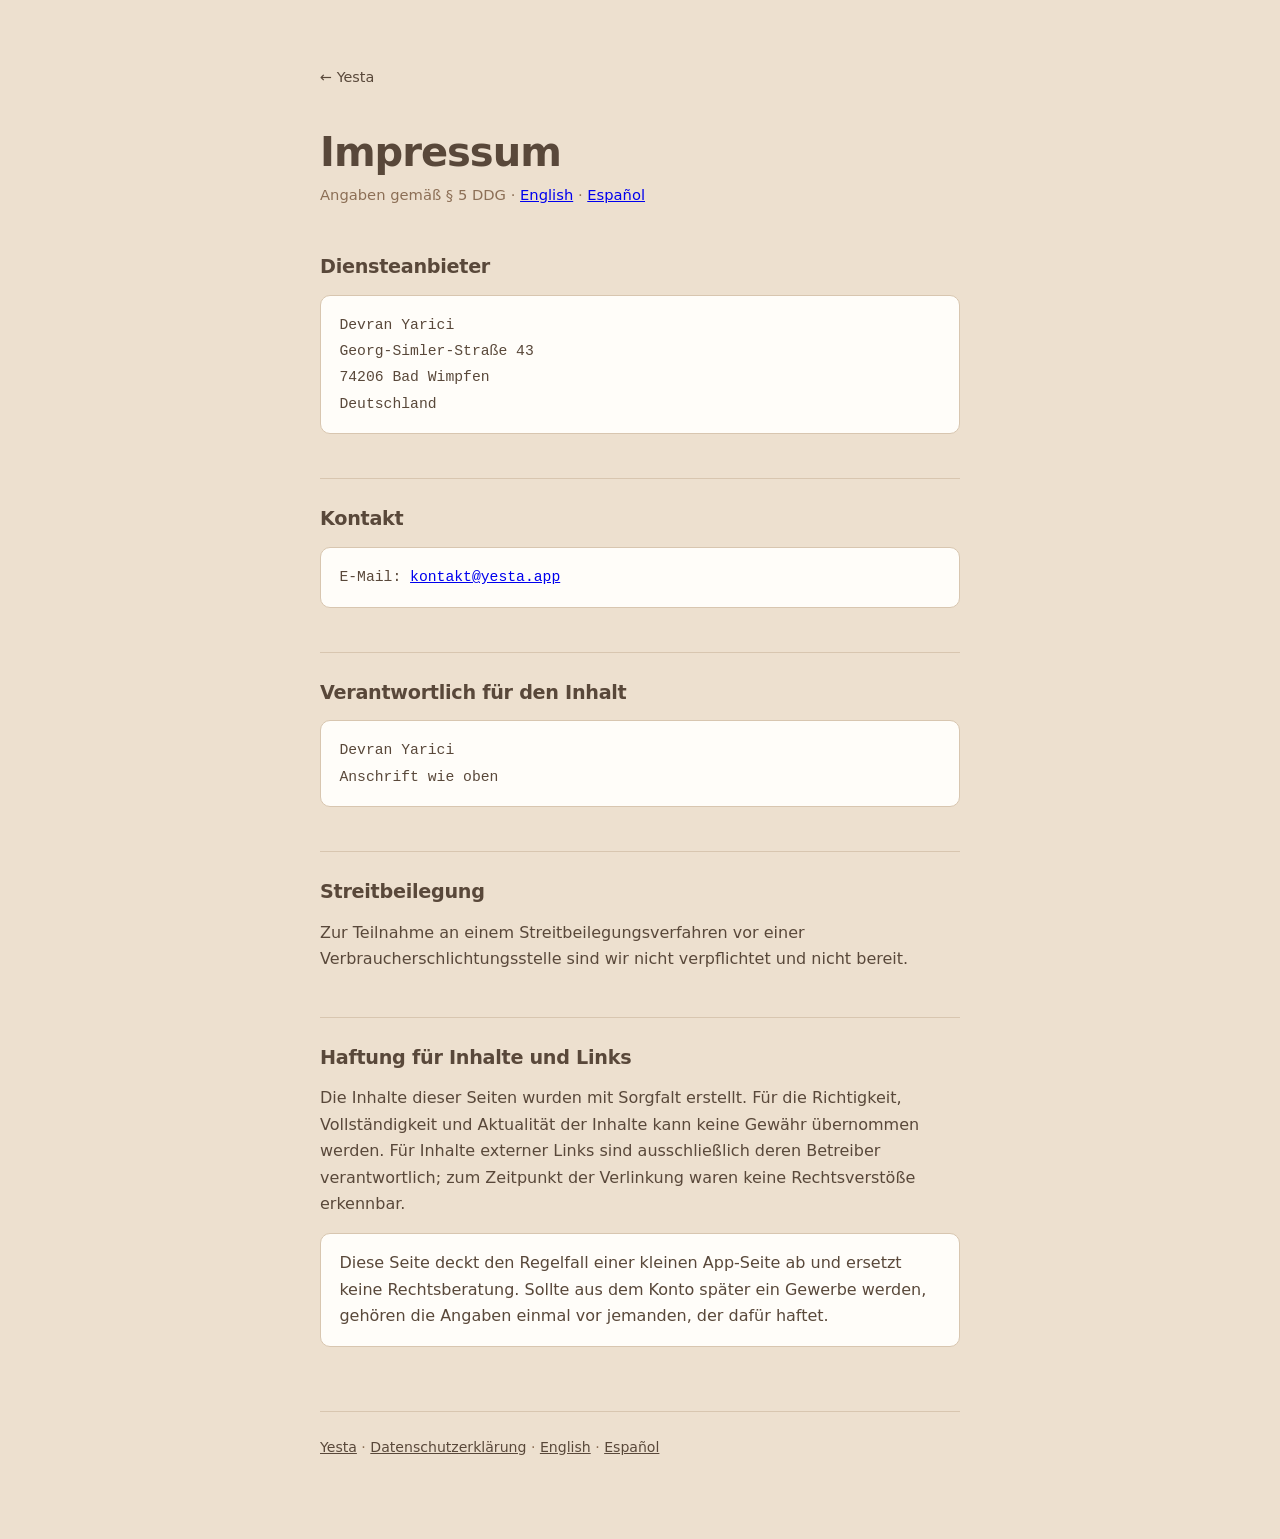
<file: impressum.html>
<!doctype html>
<html lang="de">
<head>
<meta charset="utf-8">
<meta name="viewport" content="width=device-width, initial-scale=1">
<link rel="icon" href="/favicon.ico" sizes="16x16 32x32 48x48">
<link rel="icon" href="/favicon.svg" type="image/svg+xml">
<link rel="apple-touch-icon" href="/apple-touch-icon.png">
<title>Impressum — Yesta</title>
<meta name="robots" content="noindex">
<link rel="alternate" hreflang="de" href="impressum.html">
<link rel="alternate" hreflang="en" href="en/imprint.html">
<link rel="alternate" hreflang="es" href="es/aviso-legal.html">
<link rel="stylesheet" href="doku.css">
</head>
<body>
<div class="wrap">

<a class="back" href="index.html">← Yesta</a>

<h1>Impressum</h1>
<p class="stand">Angaben gemäß § 5 DDG · <a href="en/imprint.html" hreflang="en" lang="en">English</a> · <a href="es/aviso-legal.html" hreflang="es" lang="es">Español</a></p>

<h2>Diensteanbieter</h2>

<div class="anschrift">Devran Yarici
Georg-Simler-Straße 43
74206 Bad Wimpfen
Deutschland</div>

<h2>Kontakt</h2>

<div class="anschrift">E-Mail: <a href="mailto:kontakt@yesta.app">kontakt@yesta.app</a></div>

<h2>Verantwortlich für den Inhalt</h2>

<div class="anschrift">Devran Yarici
Anschrift wie oben</div>

<h2>Streitbeilegung</h2>

<p>Zur Teilnahme an einem Streitbeilegungsverfahren vor einer
Verbraucherschlichtungsstelle sind wir nicht verpflichtet und nicht bereit.</p>

<h2>Haftung für Inhalte und Links</h2>

<p>Die Inhalte dieser Seiten wurden mit Sorgfalt erstellt. Für die Richtigkeit,
Vollständigkeit und Aktualität der Inhalte kann keine Gewähr übernommen werden.
Für Inhalte externer Links sind ausschließlich deren Betreiber verantwortlich;
zum Zeitpunkt der Verlinkung waren keine Rechtsverstöße erkennbar.</p>

<div class="kasten">
  <p>Diese Seite deckt den Regelfall einer kleinen App-Seite ab und ersetzt
  keine Rechtsberatung. Sollte aus dem Konto später ein Gewerbe werden, gehören
  die Angaben einmal vor jemanden, der dafür haftet.</p>
</div>

<footer>
  <a href="index.html">Yesta</a> · <a href="datenschutz.html">Datenschutzerklärung</a> · <a href="en/imprint.html" hreflang="en" lang="en">English</a> · <a href="es/aviso-legal.html" hreflang="es" lang="es">Español</a>
</footer>

</div>
</body>
</html>
</file>
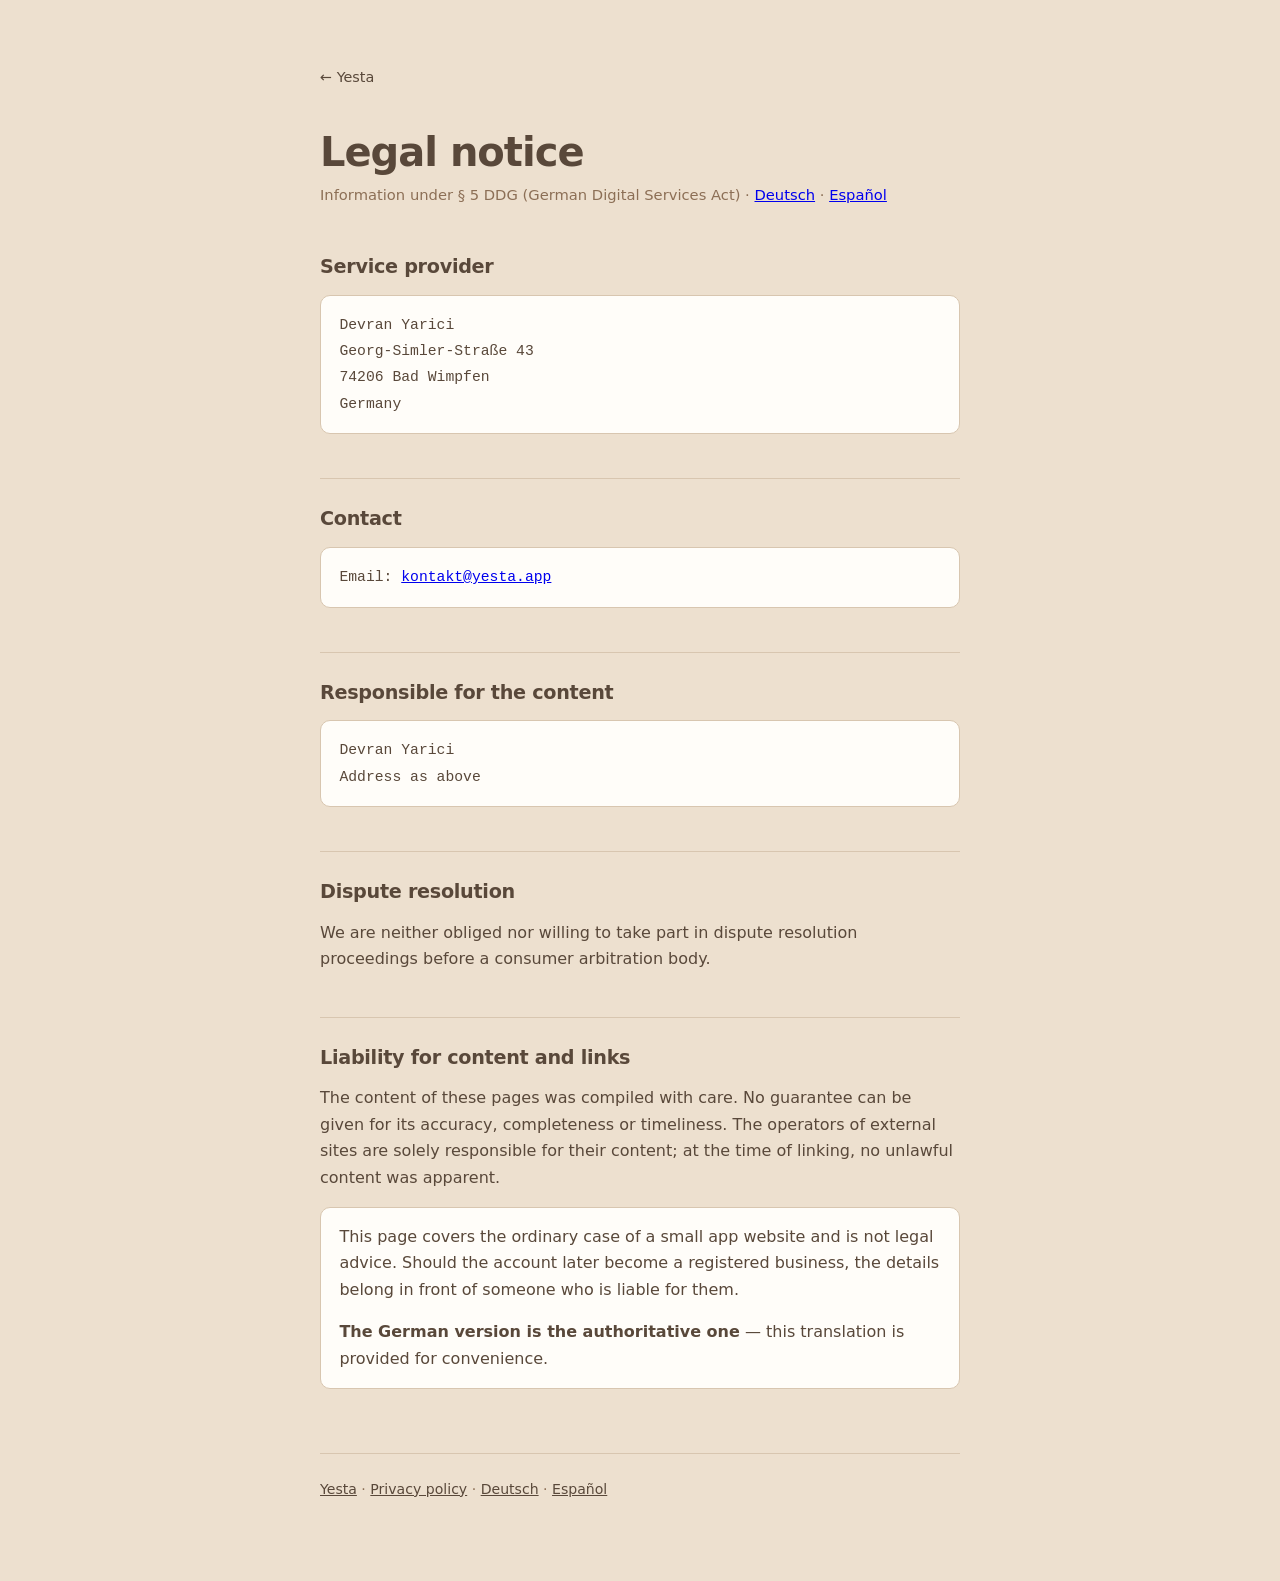
<file: en/imprint.html>
<!doctype html>
<html lang="en">
<head>
<meta charset="utf-8">
<meta name="viewport" content="width=device-width, initial-scale=1">
<link rel="icon" href="/favicon.ico" sizes="16x16 32x32 48x48">
<link rel="icon" href="/favicon.svg" type="image/svg+xml">
<link rel="apple-touch-icon" href="/apple-touch-icon.png">
<title>Legal notice — Yesta</title>
<meta name="robots" content="noindex">
<link rel="alternate" hreflang="de" href="../impressum.html">
<link rel="alternate" hreflang="en" href="imprint.html">
<link rel="alternate" hreflang="es" href="../es/aviso-legal.html">
<link rel="stylesheet" href="../doku.css">
</head>
<body>
<div class="wrap">

<a class="back" href="index.html">← Yesta</a>

<h1>Legal notice</h1>
<p class="stand">Information under § 5 DDG (German Digital Services Act) · <a href="../impressum.html" hreflang="de" lang="de">Deutsch</a> · <a href="../es/aviso-legal.html" hreflang="es" lang="es">Español</a></p>

<h2>Service provider</h2>

<div class="anschrift">Devran Yarici
Georg-Simler-Straße 43
74206 Bad Wimpfen
Germany</div>

<h2>Contact</h2>

<div class="anschrift">Email: <a href="mailto:kontakt@yesta.app">kontakt@yesta.app</a></div>

<h2>Responsible for the content</h2>

<div class="anschrift">Devran Yarici
Address as above</div>

<h2>Dispute resolution</h2>

<p>We are neither obliged nor willing to take part in dispute resolution
proceedings before a consumer arbitration body.</p>

<h2>Liability for content and links</h2>

<p>The content of these pages was compiled with care. No guarantee can be given
for its accuracy, completeness or timeliness. The operators of external sites
are solely responsible for their content; at the time of linking, no unlawful
content was apparent.</p>

<div class="kasten">
  <p>This page covers the ordinary case of a small app website and is not legal
  advice. Should the account later become a registered business, the details
  belong in front of someone who is liable for them.</p>
  <p><strong>The German version is the authoritative one</strong> — this
  translation is provided for convenience.</p>
</div>

<footer>
  <a href="index.html">Yesta</a> · <a href="privacy.html">Privacy policy</a> · <a href="../impressum.html" hreflang="de" lang="de">Deutsch</a> · <a href="../es/aviso-legal.html" hreflang="es" lang="es">Español</a>
</footer>

</div>
</body>
</html>
</file>
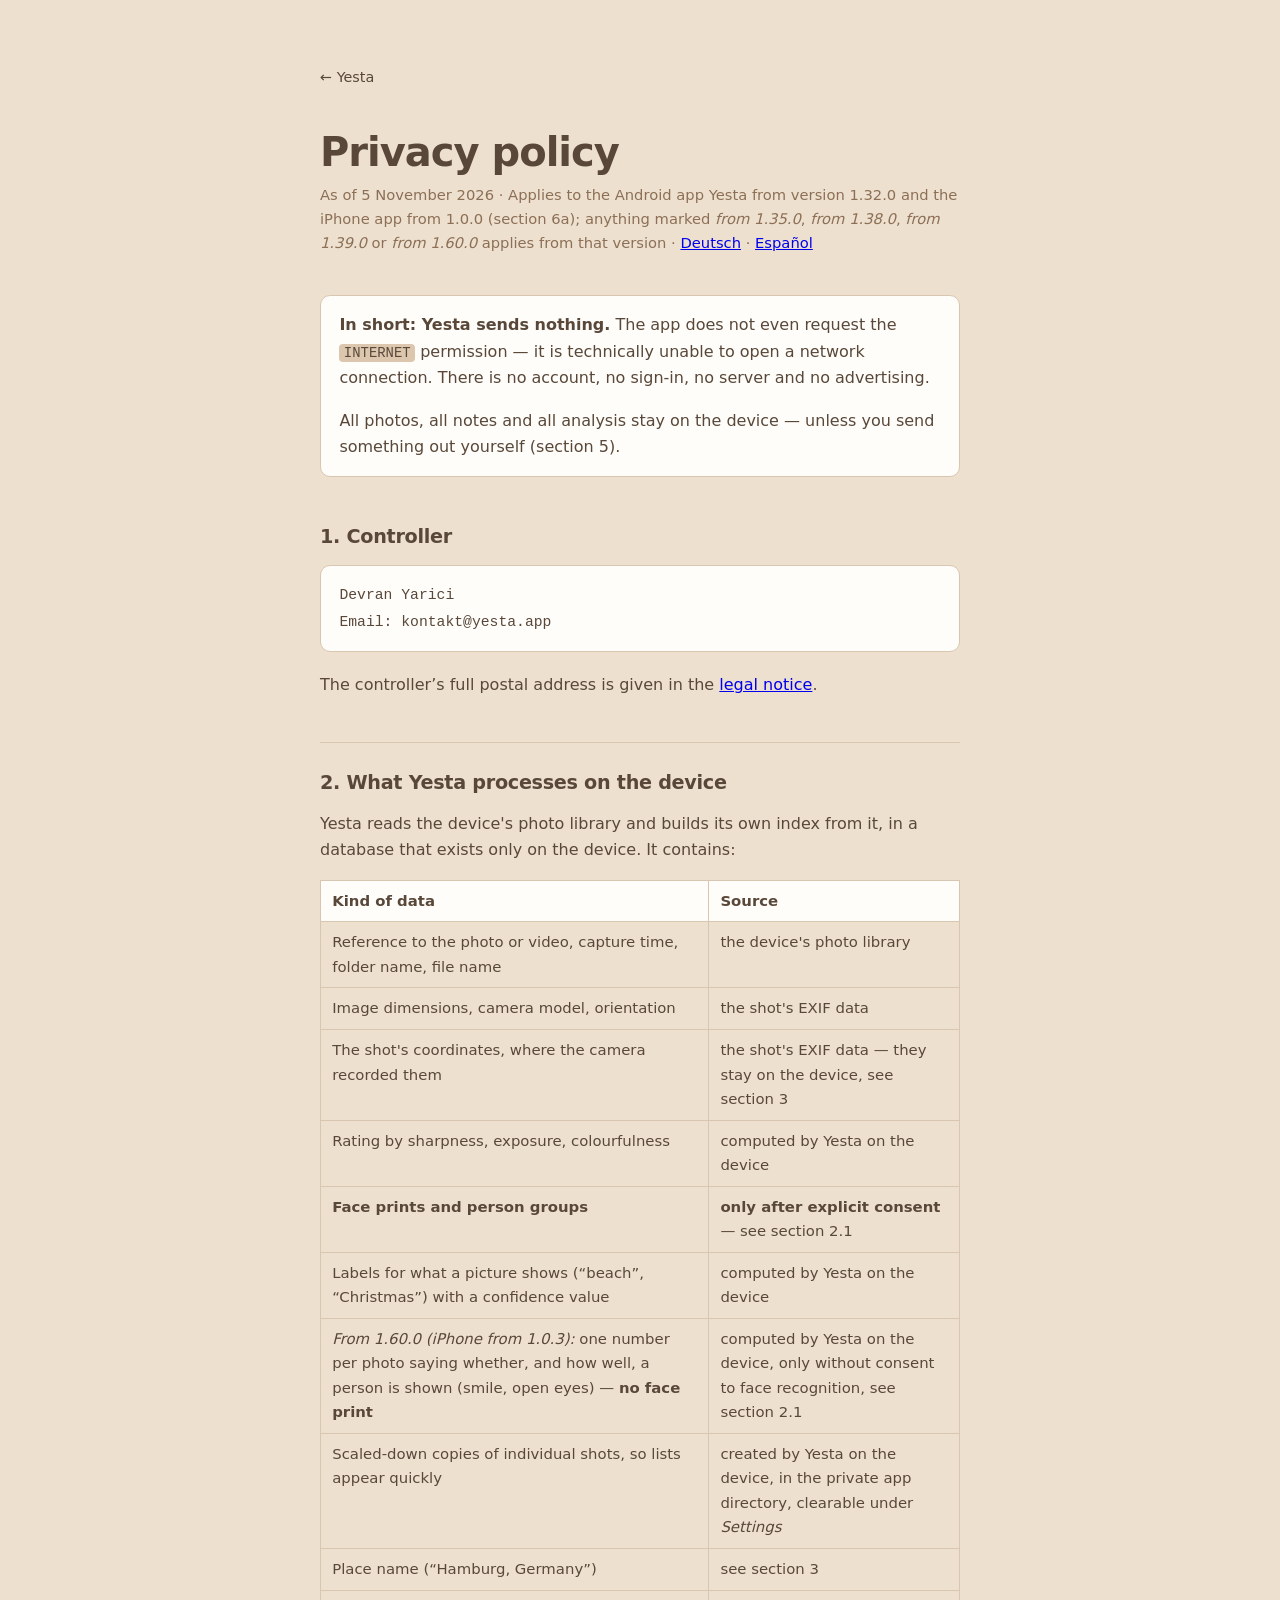
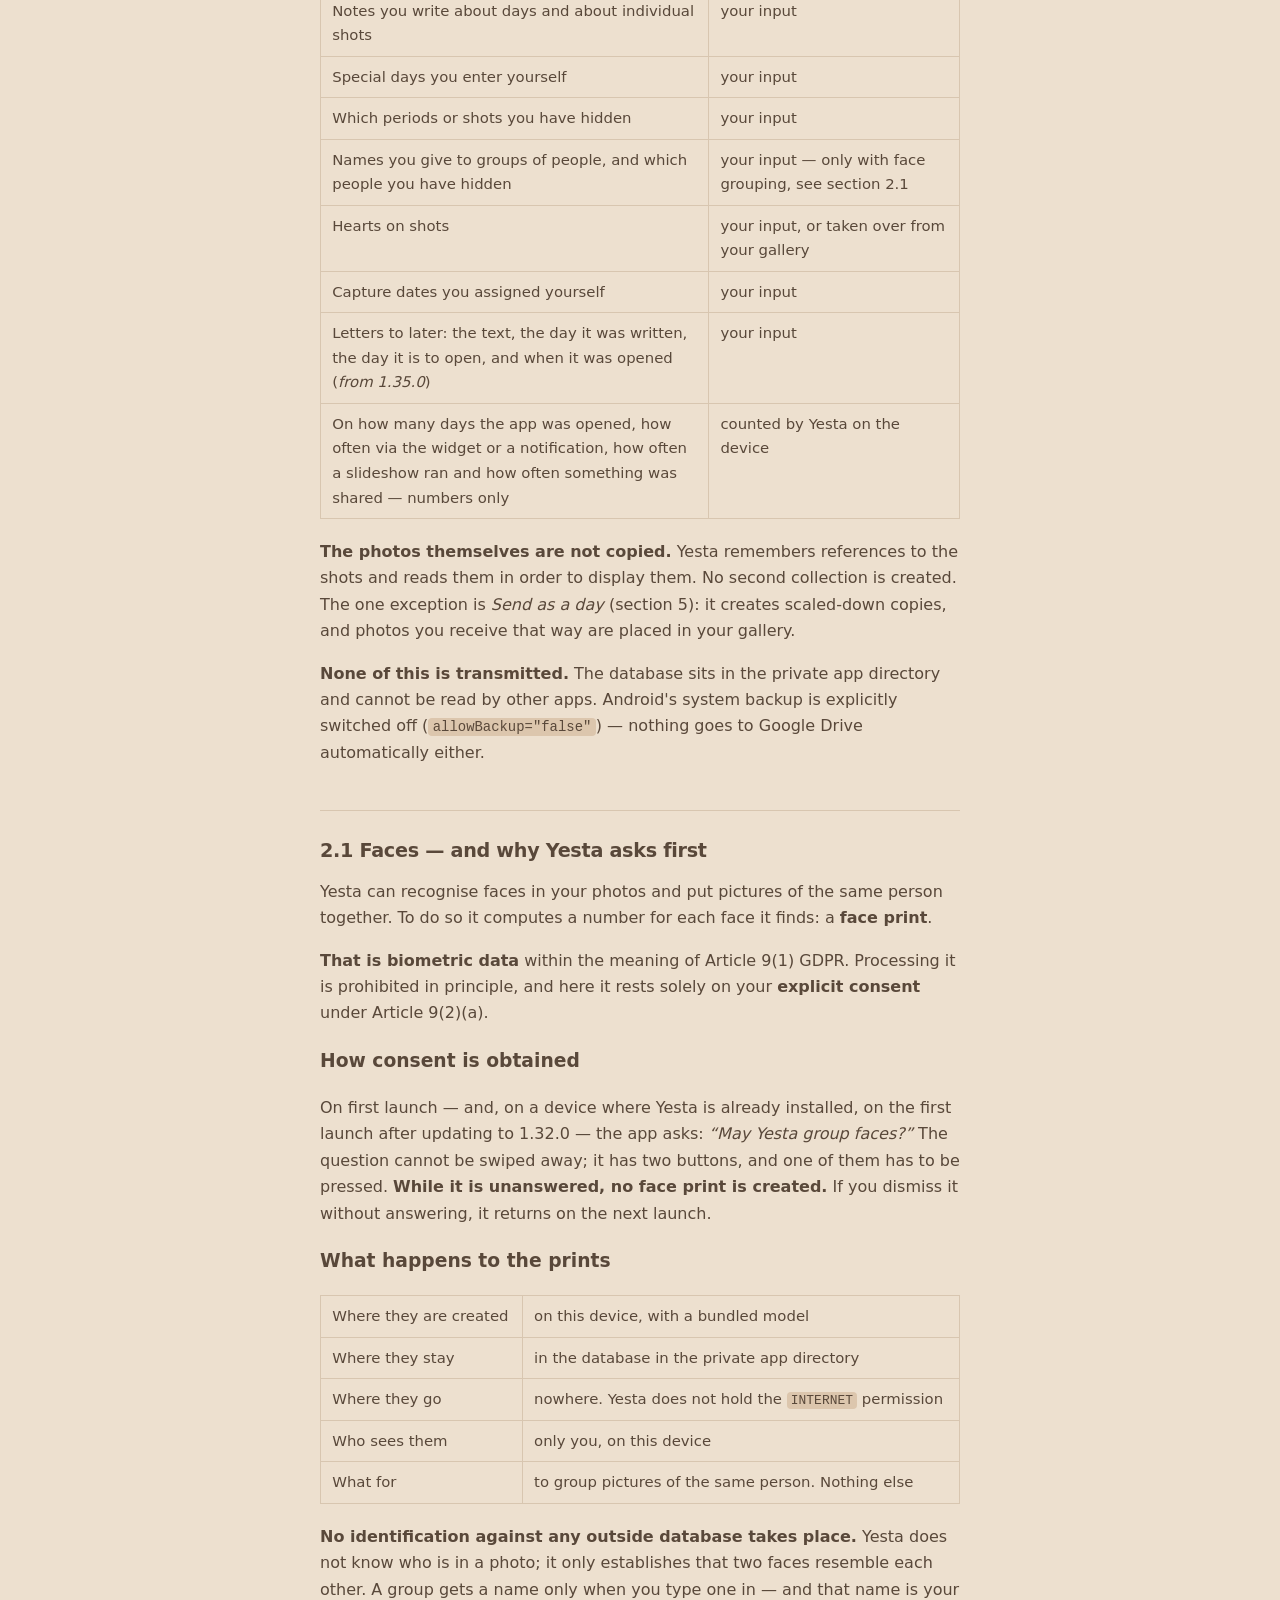
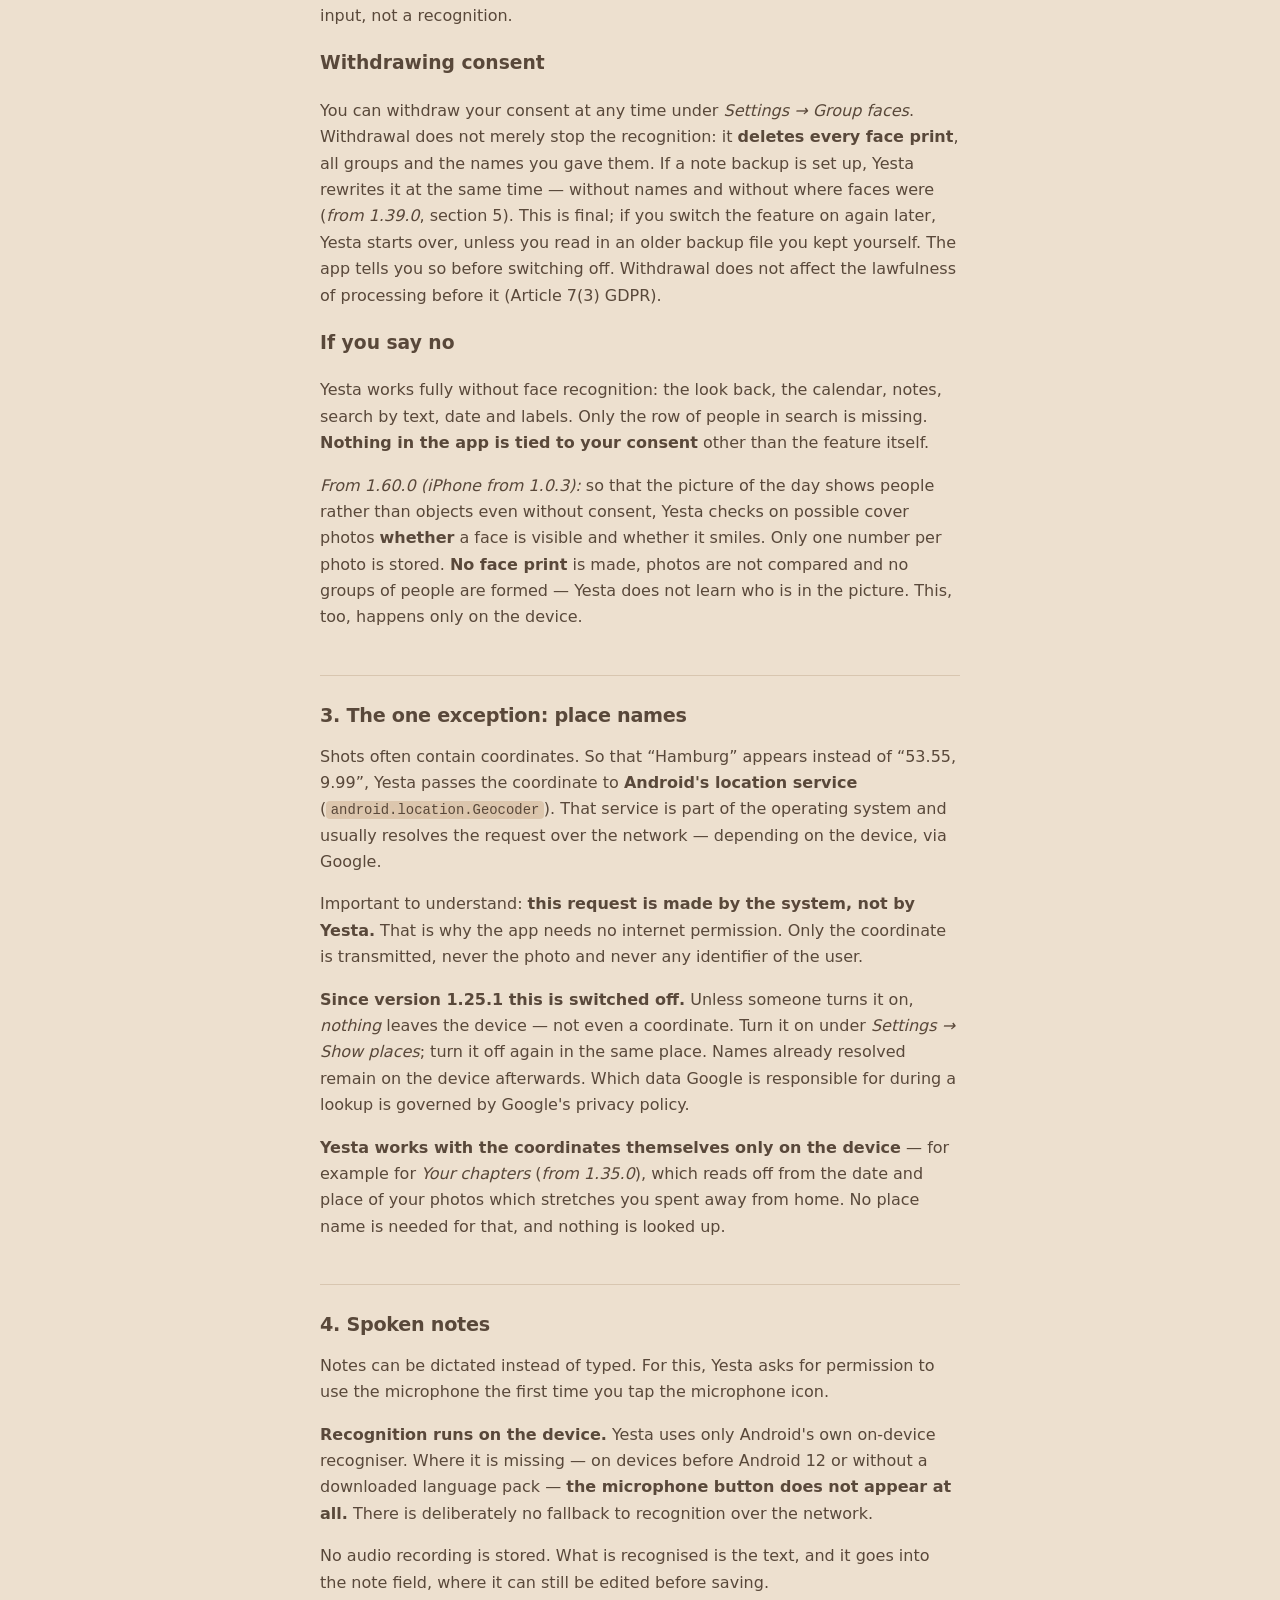
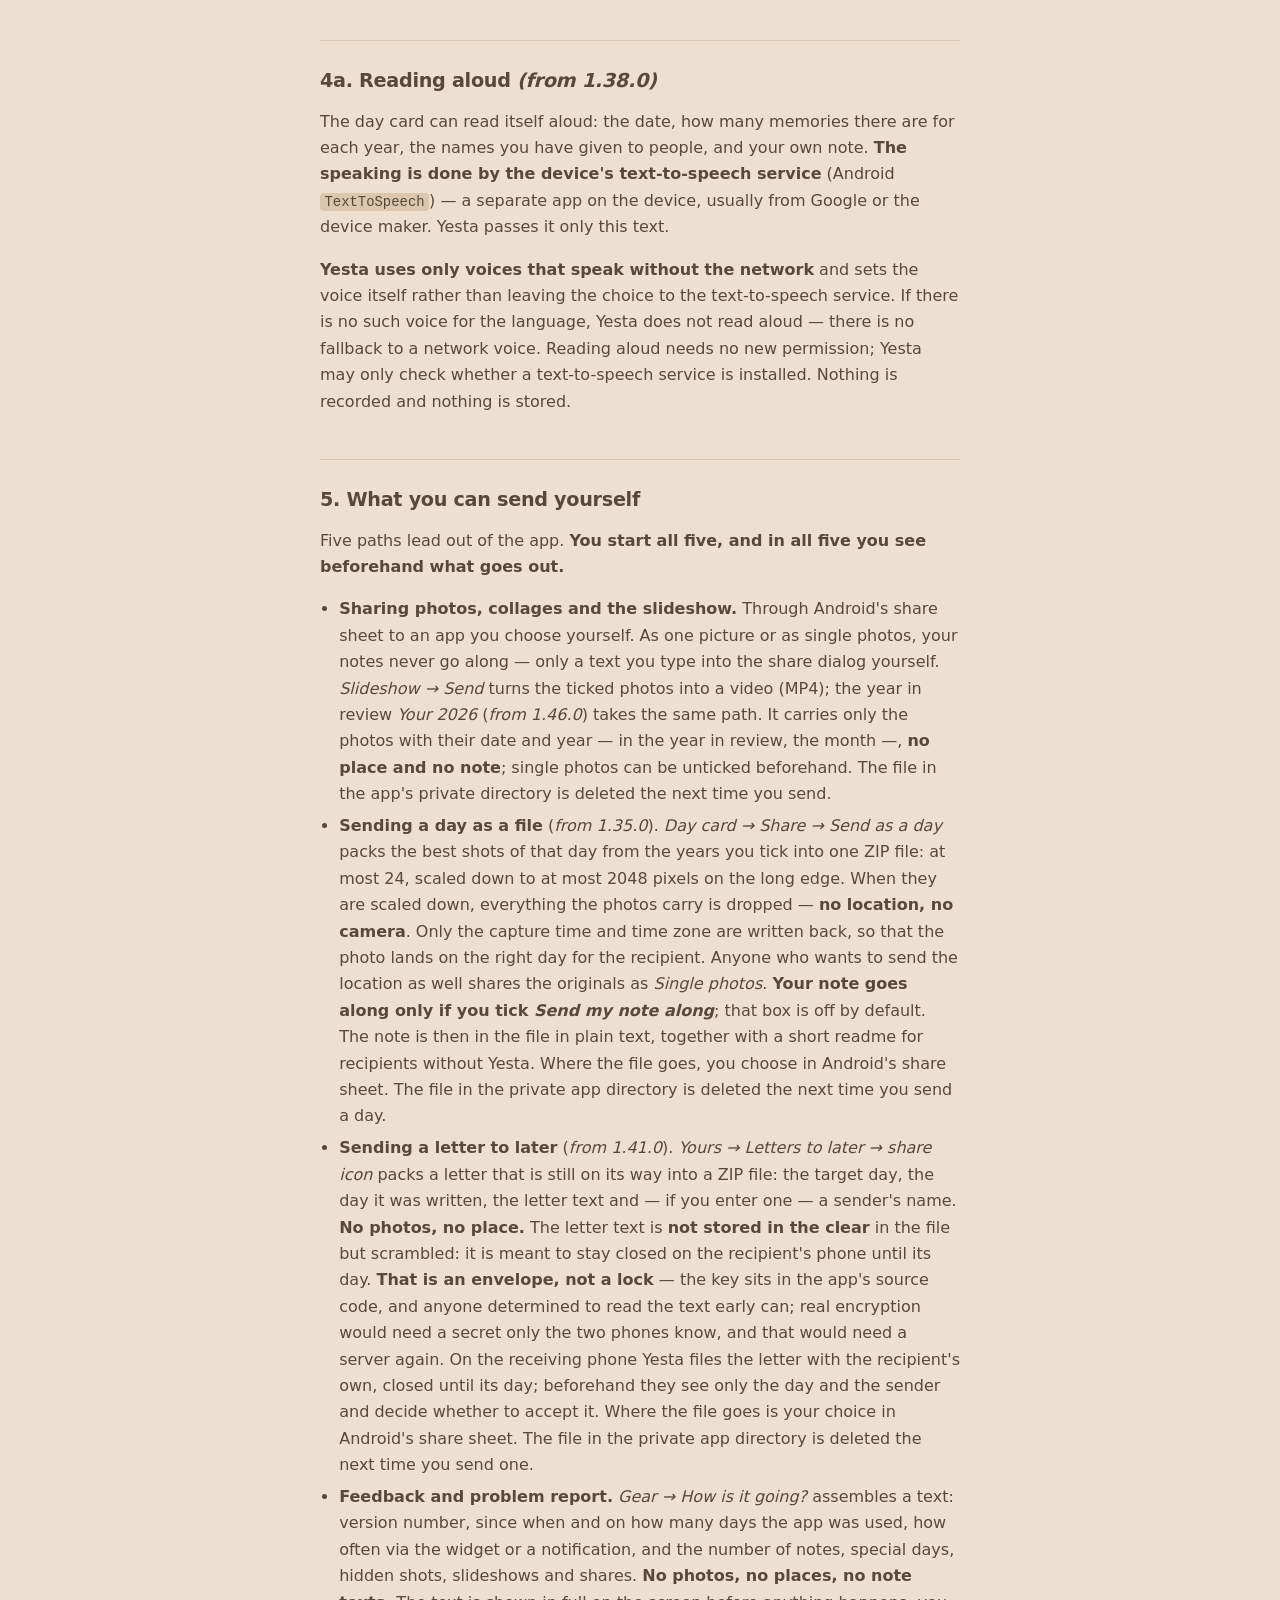
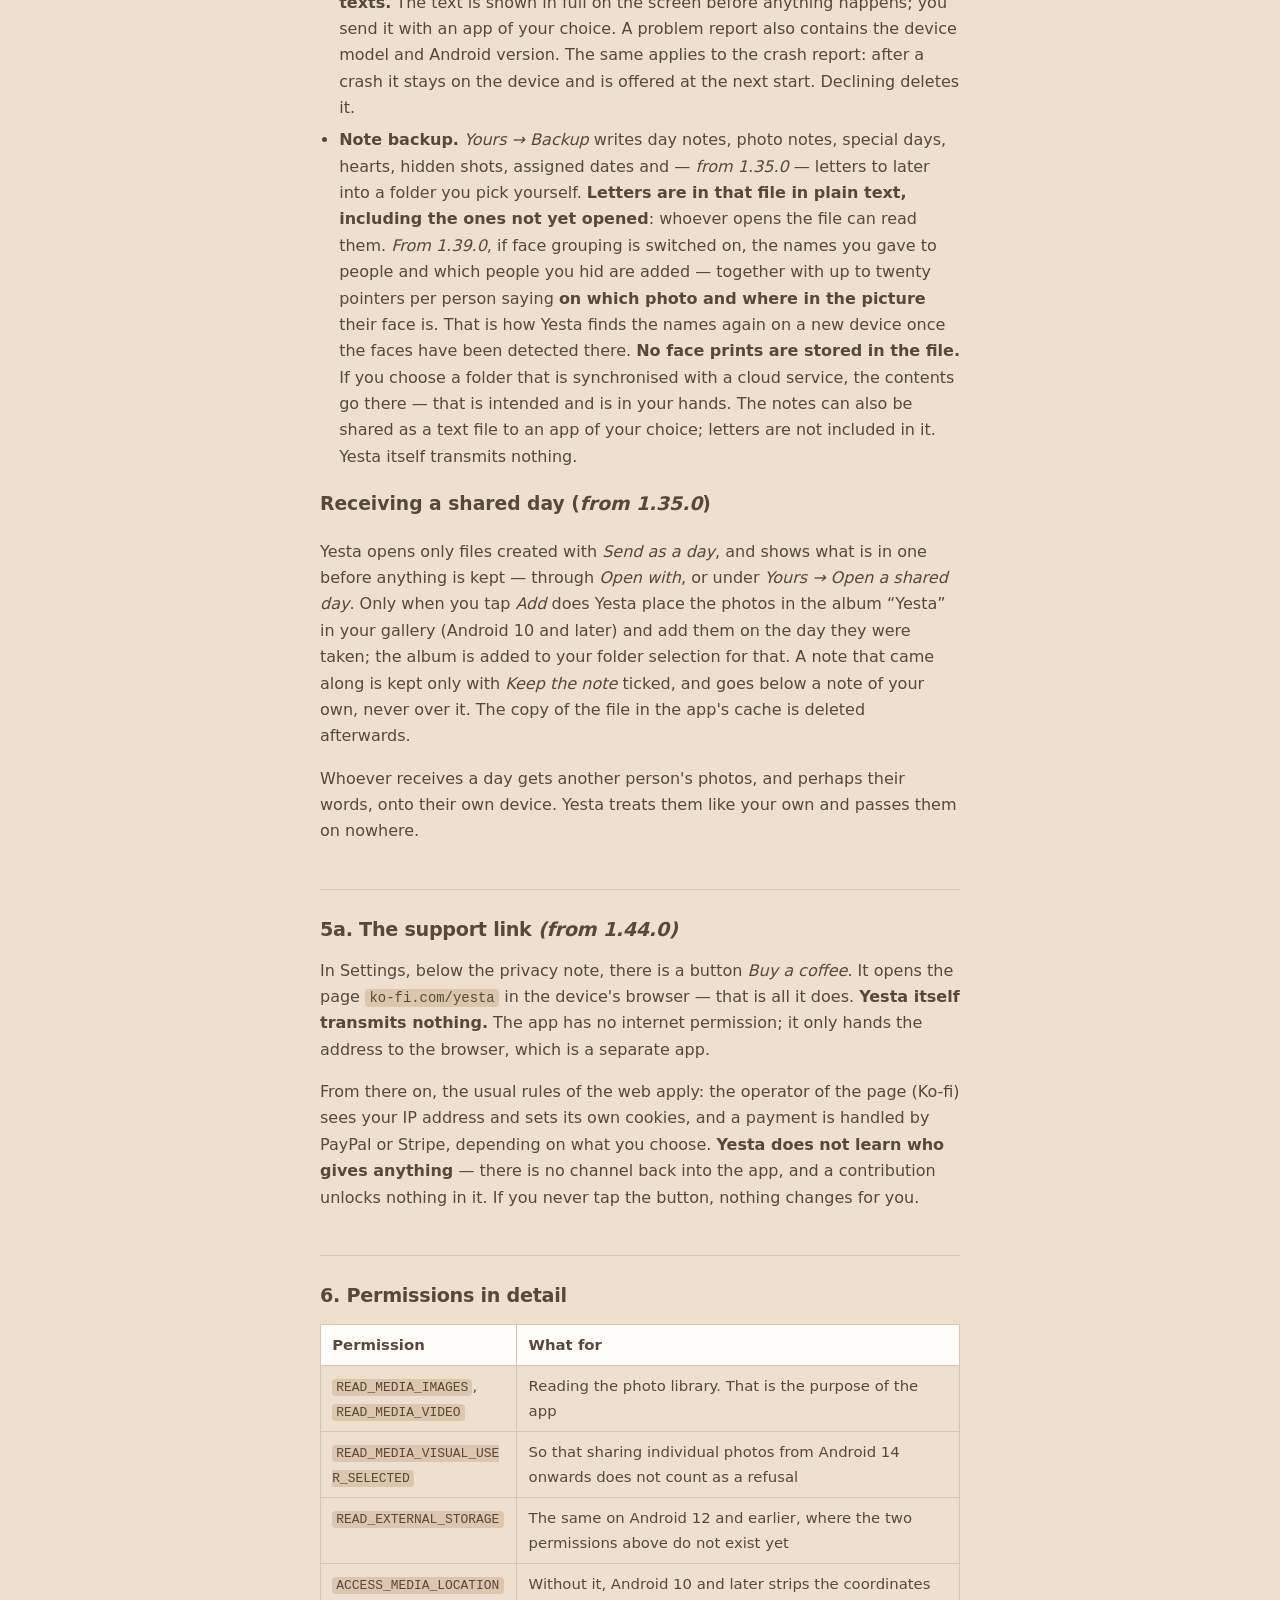
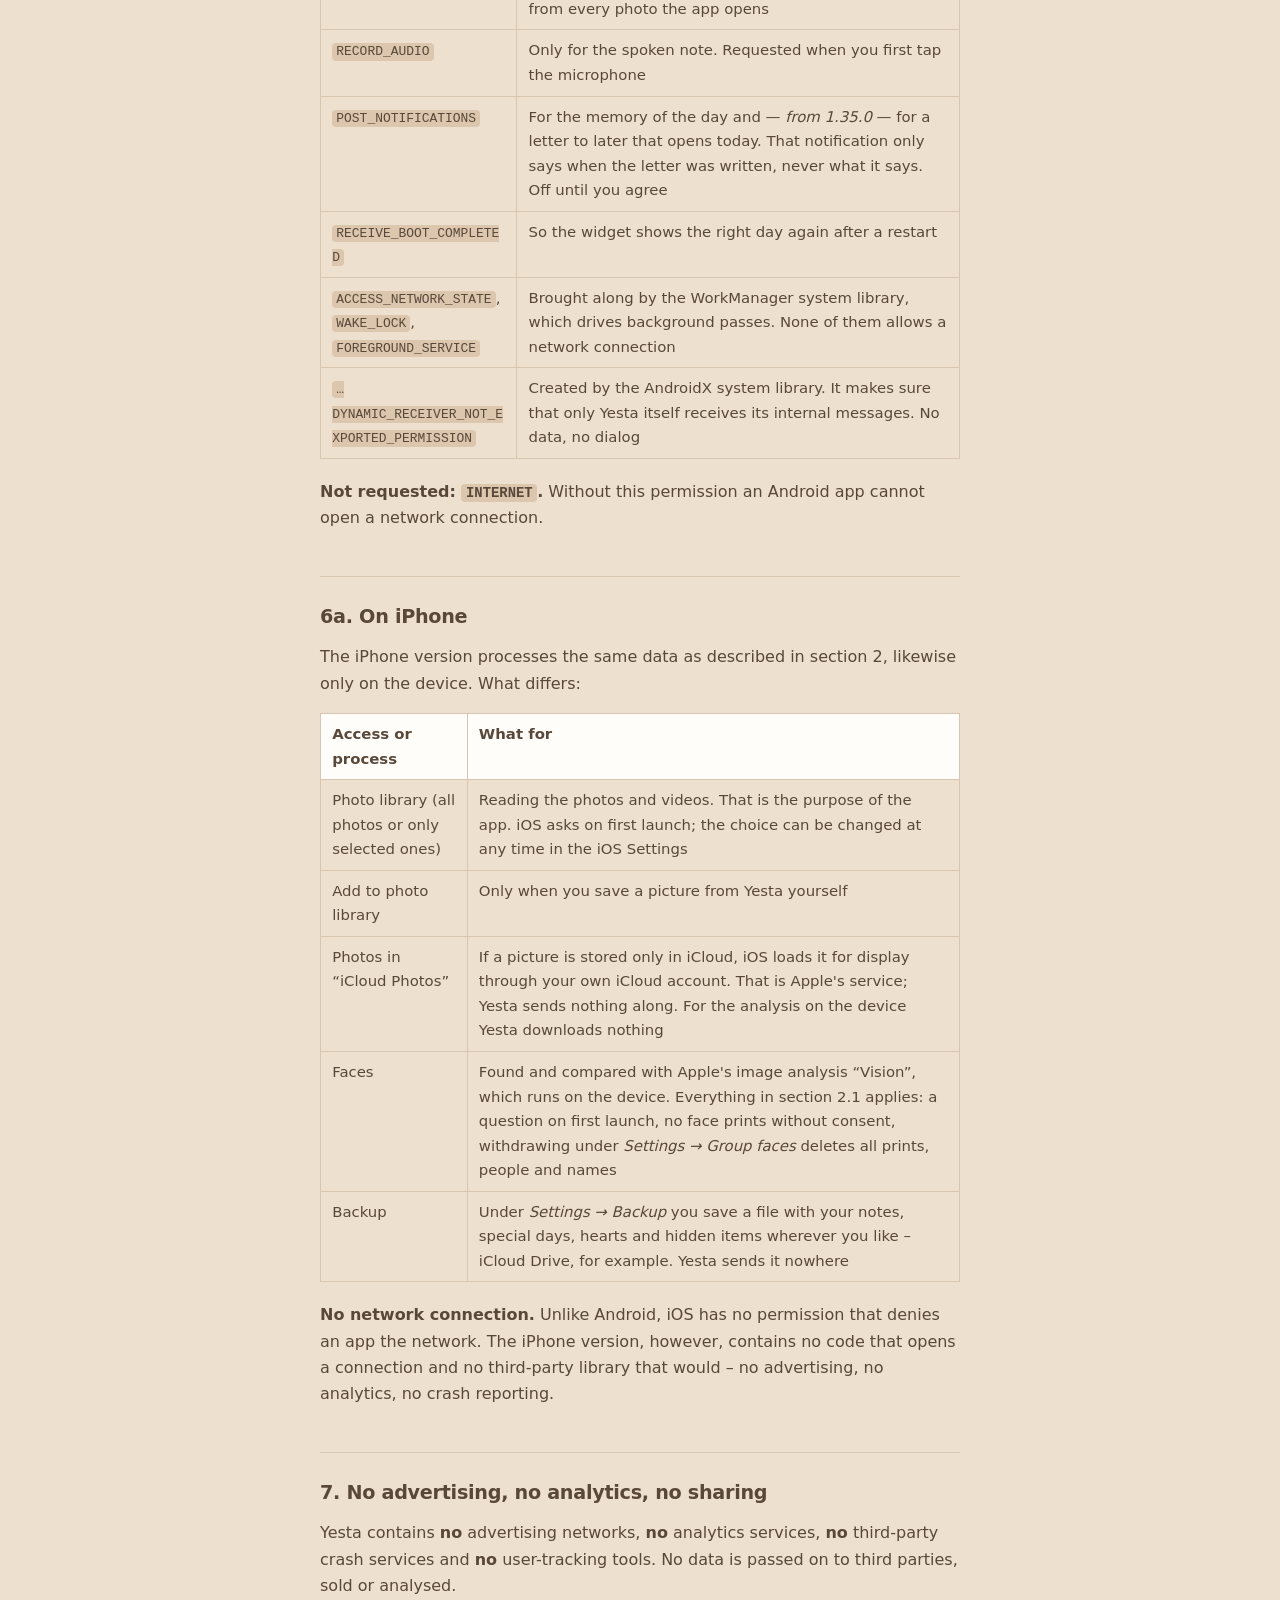
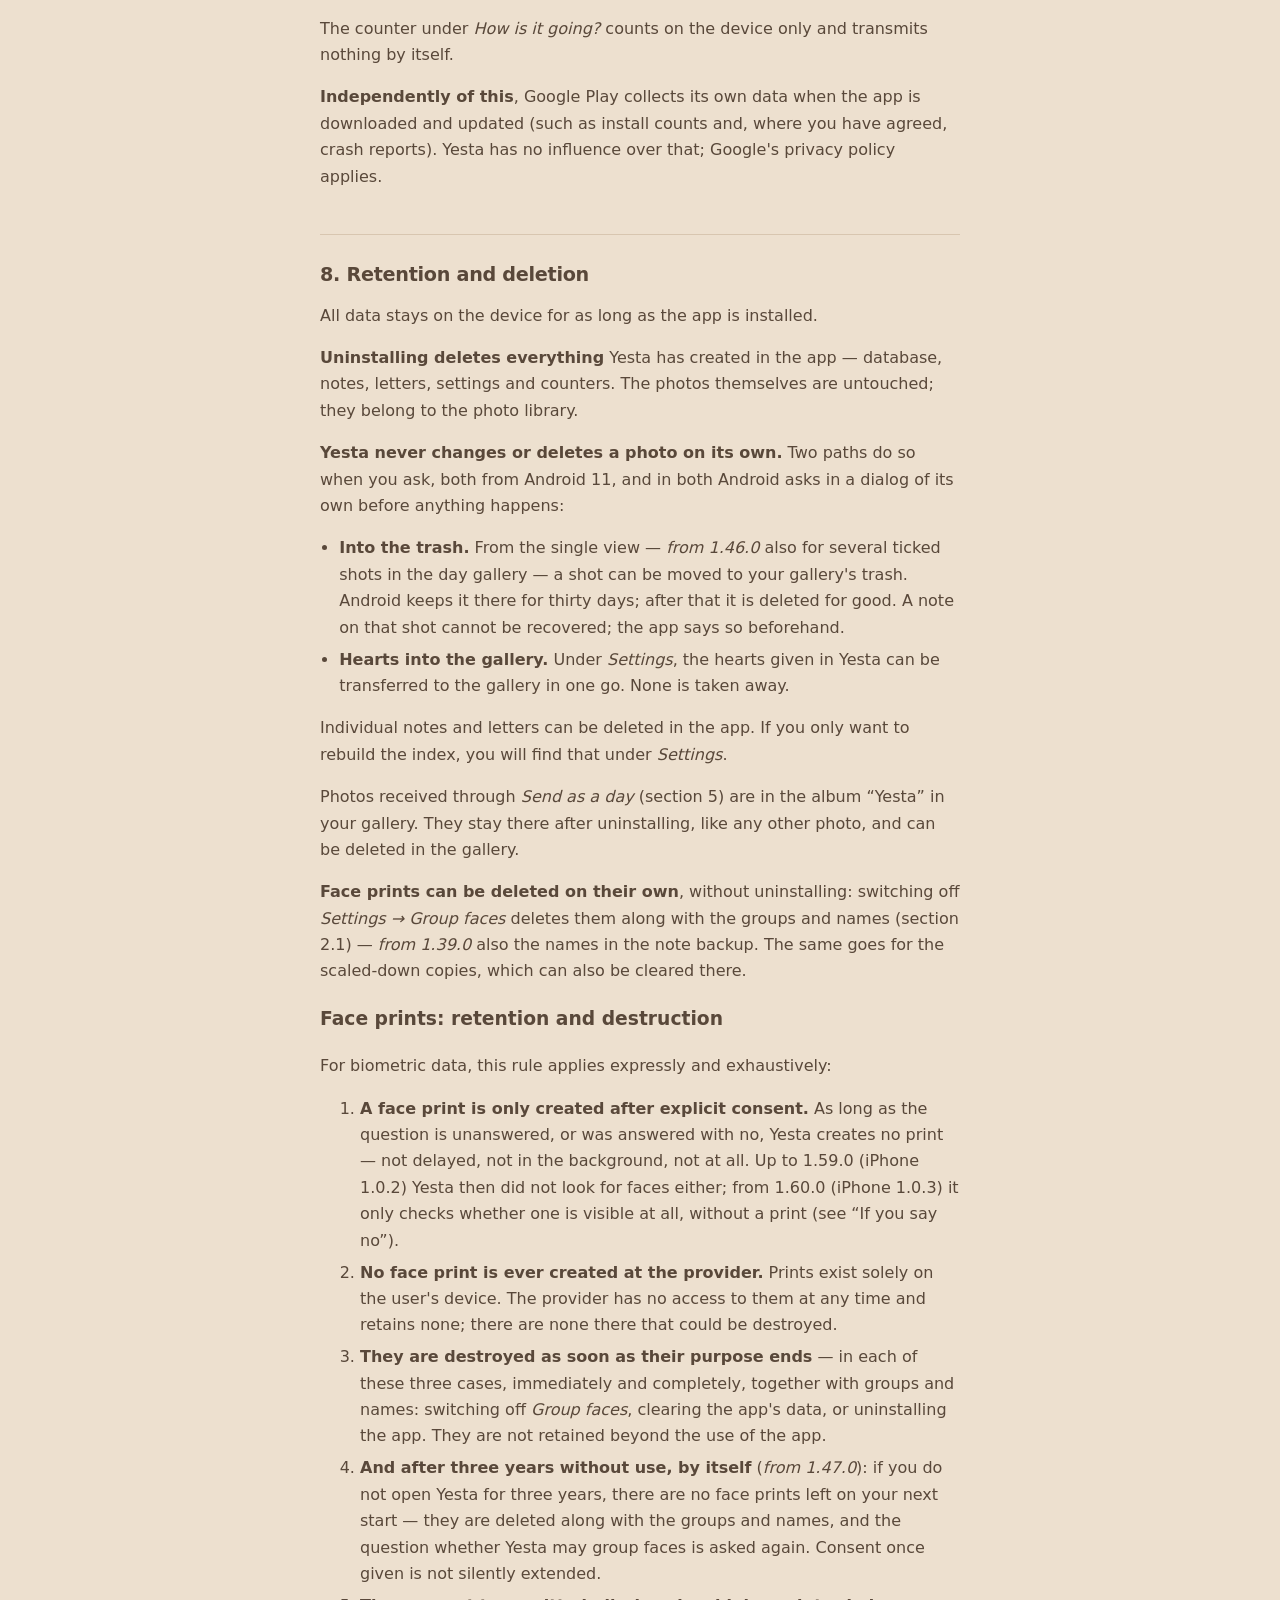
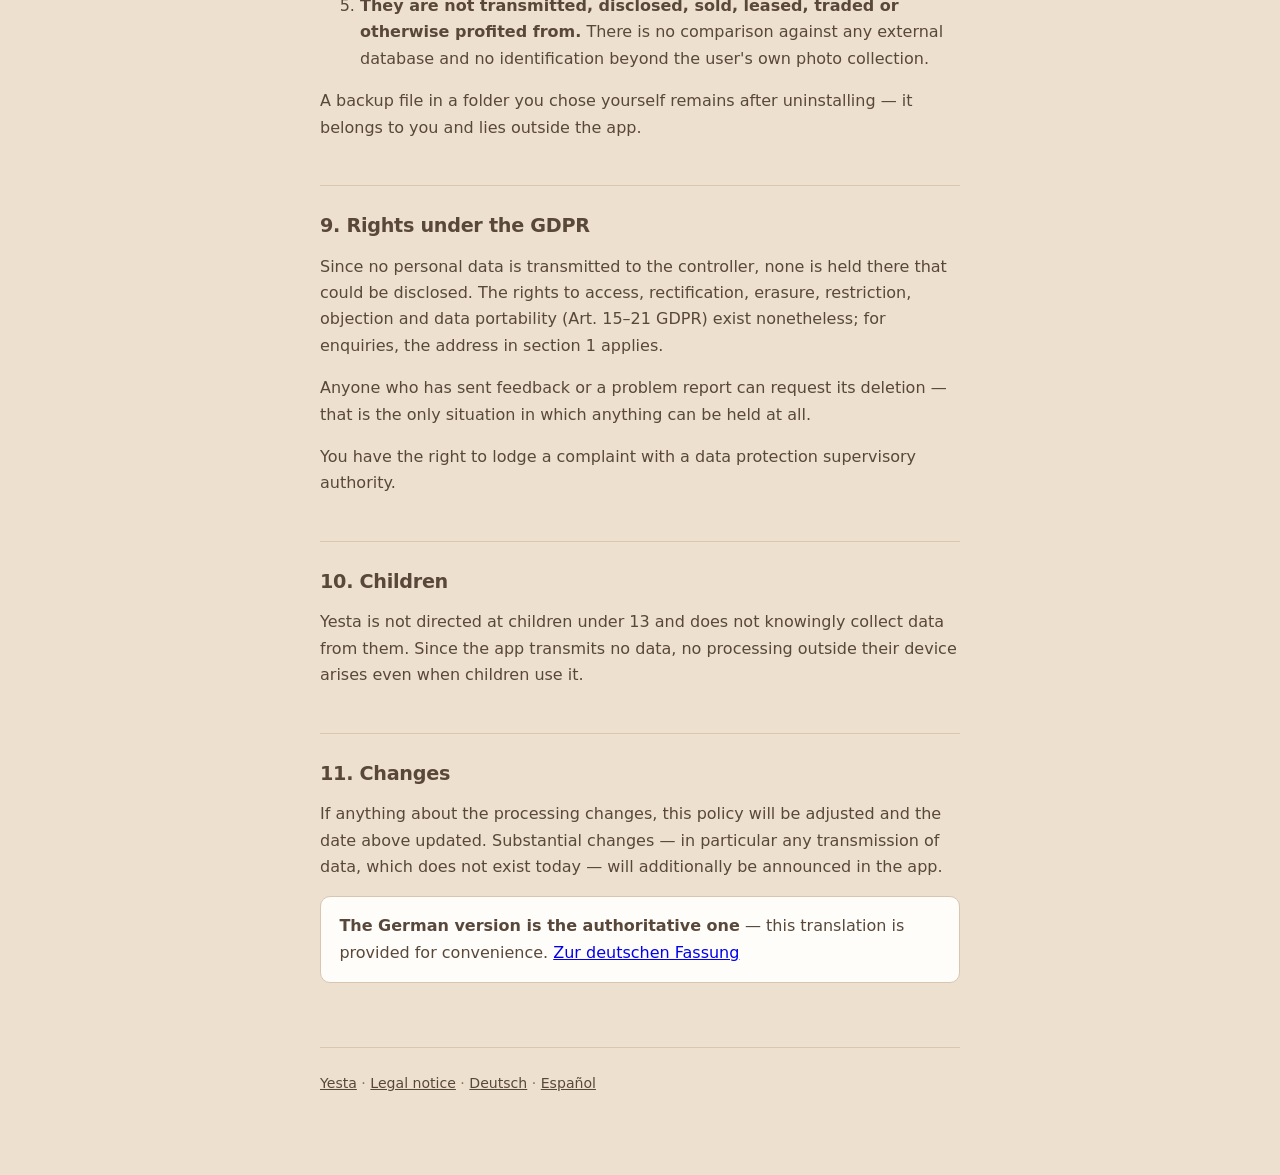
<file: en/privacy.html>
<!doctype html>
<html lang="en">
<head>
<meta charset="utf-8">
<meta name="viewport" content="width=device-width, initial-scale=1">
<link rel="icon" href="/favicon.ico" sizes="16x16 32x32 48x48">
<link rel="icon" href="/favicon.svg" type="image/svg+xml">
<link rel="apple-touch-icon" href="/apple-touch-icon.png">
<title>Privacy policy — Yesta</title>
<meta name="description" content="Privacy policy of the Android app Yesta. The app sends nothing: no account, no server, no internet permission.">
<link rel="alternate" hreflang="de" href="../datenschutz.html">
<link rel="alternate" hreflang="en" href="privacy.html">
<link rel="alternate" hreflang="es" href="../es/privacidad.html">
<link rel="stylesheet" href="../doku.css">
</head>
<body>
<div class="wrap">

<a class="back" href="index.html">← Yesta</a>

<h1>Privacy policy</h1>
<p class="stand">As of 5 November 2026 · Applies to the Android app Yesta from version 1.32.0 and the iPhone app from 1.0.0 (section 6a); anything marked <em>from 1.35.0</em>, <em>from 1.38.0</em>, <em>from 1.39.0</em> or <em>from 1.60.0</em> applies from that version · <a href="../datenschutz.html" hreflang="de" lang="de">Deutsch</a> · <a href="../es/privacidad.html" hreflang="es" lang="es">Español</a></p>

<div class="kasten">
  <p><strong>In short: Yesta sends nothing.</strong> The app does not even
  request the <code>INTERNET</code> permission — it is technically unable to
  open a network connection. There is no account, no sign-in, no server and no
  advertising.</p>
  <p>All photos, all notes and all analysis stay on the device — unless you
  send something out yourself (section 5).</p>
</div>

<h2>1. Controller</h2>

<div class="anschrift">Devran Yarici
Email: kontakt@yesta.app</div>

<p>The controller’s full postal address is given in the
<a href="imprint.html">legal notice</a>.</p>

<h2>2. What Yesta processes on the device</h2>

<p>Yesta reads the device's photo library and builds its own index from it, in
a database that exists only on the device. It contains:</p>

<div class="tabelle">
<table>
  <thead>
    <tr><th>Kind of data</th><th>Source</th></tr>
  </thead>
  <tbody>
    <tr><td>Reference to the photo or video, capture time, folder name, file name</td><td>the device's photo library</td></tr>
    <tr><td>Image dimensions, camera model, orientation</td><td>the shot's EXIF data</td></tr>
    <tr><td>The shot's coordinates, where the camera recorded them</td><td>the shot's EXIF data — they stay on the device, see section 3</td></tr>
    <tr><td>Rating by sharpness, exposure, colourfulness</td><td>computed by Yesta on the device</td></tr>
    <tr><td><strong>Face prints and person groups</strong></td><td><strong>only after explicit consent</strong> — see section 2.1</td></tr>
    <tr><td>Labels for what a picture shows (“beach”, “Christmas”) with a confidence value</td><td>computed by Yesta on the device</td></tr>
    <tr><td><em>From 1.60.0 (iPhone from 1.0.3):</em> one number per photo saying whether, and how well, a person is shown (smile, open eyes) — <strong>no face print</strong></td><td>computed by Yesta on the device, only without consent to face recognition, see section 2.1</td></tr>
    <tr><td>Scaled-down copies of individual shots, so lists appear quickly</td><td>created by Yesta on the device, in the private app directory, clearable under <em>Settings</em></td></tr>
    <tr><td>Place name (“Hamburg, Germany”)</td><td>see section 3</td></tr>
    <tr><td>Notes you write about days and about individual shots</td><td>your input</td></tr>
    <tr><td>Special days you enter yourself</td><td>your input</td></tr>
    <tr><td>Which periods or shots you have hidden</td><td>your input</td></tr>
    <tr><td>Names you give to groups of people, and which people you have hidden</td><td>your input — only with face grouping, see section 2.1</td></tr>
    <tr><td>Hearts on shots</td><td>your input, or taken over from your gallery</td></tr>
    <tr><td>Capture dates you assigned yourself</td><td>your input</td></tr>
    <tr><td>Letters to later: the text, the day it was written, the day it is to open, and when it was opened (<em>from 1.35.0</em>)</td><td>your input</td></tr>
    <tr><td>On how many days the app was opened, how often via the widget or a notification, how often a slideshow ran and how often something was shared — numbers only</td><td>counted by Yesta on the device</td></tr>
  </tbody>
</table>
</div>

<p><strong>The photos themselves are not copied.</strong> Yesta remembers
references to the shots and reads them in order to display them. No second
collection is created. The one exception is <em>Send as a day</em> (section
5): it creates scaled-down copies, and photos you receive that way are placed
in your gallery.</p>

<p><strong>None of this is transmitted.</strong> The database sits in the
private app directory and cannot be read by other apps. Android's system backup
is explicitly switched off (<code>allowBackup="false"</code>) — nothing goes to
Google Drive automatically either.</p>

<h2>2.1 Faces — and why Yesta asks first</h2>

<p>Yesta can recognise faces in your photos and put pictures of the same person
together. To do so it computes a number for each face it finds: a
<strong>face print</strong>.</p>

<p><strong>That is biometric data</strong> within the meaning of Article 9(1)
GDPR. Processing it is prohibited in principle, and here it rests solely on
your <strong>explicit consent</strong> under Article 9(2)(a).</p>

<h3>How consent is obtained</h3>

<p>On first launch — and, on a device where Yesta is already installed, on the
first launch after updating to 1.32.0 — the app asks: <em>“May Yesta group
faces?”</em> The question cannot be swiped away; it has two buttons, and one of
them has to be pressed. <strong>While it is unanswered, no face print is
created.</strong> If you dismiss it without answering, it returns on the next
launch.</p>

<h3>What happens to the prints</h3>

<div class="tabelle">
<table>
  <tbody>
    <tr><td>Where they are created</td><td>on this device, with a bundled model</td></tr>
    <tr><td>Where they stay</td><td>in the database in the private app directory</td></tr>
    <tr><td>Where they go</td><td>nowhere. Yesta does not hold the <code>INTERNET</code> permission</td></tr>
    <tr><td>Who sees them</td><td>only you, on this device</td></tr>
    <tr><td>What for</td><td>to group pictures of the same person. Nothing else</td></tr>
  </tbody>
</table>
</div>

<p><strong>No identification against any outside database takes place.</strong>
Yesta does not know who is in a photo; it only establishes that two faces
resemble each other. A group gets a name only when you type one in — and that
name is your input, not a recognition.</p>

<h3>Withdrawing consent</h3>

<p>You can withdraw your consent at any time under <em>Settings → Group
faces</em>. Withdrawal does not merely stop the recognition: it
<strong>deletes every face print</strong>, all groups and the names you gave
them. If a note backup is set up, Yesta rewrites it at the same time — without
names and without where faces were (<em>from 1.39.0</em>, section 5). This is
final; if you switch the feature on again later, Yesta starts over, unless you
read in an older backup file you kept yourself. The app tells you so before
switching off. Withdrawal does not affect the
lawfulness of processing before it (Article 7(3) GDPR).</p>

<h3>If you say no</h3>

<p>Yesta works fully without face recognition: the look back, the calendar,
notes, search by text, date and labels. Only the row of people in search is
missing. <strong>Nothing in the app is tied to your consent</strong> other than
the feature itself.</p>

<p><em>From 1.60.0 (iPhone from 1.0.3):</em> so that the picture of the day shows
people rather than objects even without consent, Yesta checks on possible cover
photos <strong>whether</strong> a face is visible and whether it smiles. Only one
number per photo is stored. <strong>No face print</strong> is made, photos are not
compared and no groups of people are formed — Yesta does not learn who is in the
picture. This, too, happens only on the device.</p>

<h2>3. The one exception: place names</h2>

<p>Shots often contain coordinates. So that “Hamburg” appears instead of
“53.55, 9.99”, Yesta passes the coordinate to <strong>Android's location
service</strong> (<code>android.location.Geocoder</code>). That service is part
of the operating system and usually resolves the request over the network —
depending on the device, via Google.</p>

<p>Important to understand: <strong>this request is made by the system, not by
Yesta.</strong> That is why the app needs no internet permission. Only the
coordinate is transmitted, never the photo and never any identifier of the
user.</p>

<p><strong>Since version 1.25.1 this is switched off.</strong> Unless someone
turns it on, <em>nothing</em> leaves the device — not even a coordinate. Turn it
on under <em>Settings → Show places</em>; turn it off again in the same place.
Names already resolved remain on the device afterwards. Which data Google is
responsible for during a lookup is governed by Google's privacy policy.</p>

<p><strong>Yesta works with the coordinates themselves only on the
device</strong> — for example for <em>Your chapters</em> (<em>from
1.35.0</em>), which reads off from the date and place of your photos which
stretches you spent away from home. No place name is needed for that, and
nothing is looked up.</p>

<h2>4. Spoken notes</h2>

<p>Notes can be dictated instead of typed. For this, Yesta asks for permission
to use the microphone the first time you tap the microphone icon.</p>

<p><strong>Recognition runs on the device.</strong> Yesta uses only Android's
own on-device recogniser. Where it is missing — on devices before Android 12 or
without a downloaded language pack — <strong>the microphone button does not
appear at all.</strong> There is deliberately no fallback to recognition over
the network.</p>

<p>No audio recording is stored. What is recognised is the text, and it goes
into the note field, where it can still be edited before saving.</p>

<h2>4a. Reading aloud <em>(from 1.38.0)</em></h2>

<p>The day card can read itself aloud: the date, how many memories there are
for each year, the names you have given to people, and your own note.
<strong>The speaking is done by the device's text-to-speech service</strong>
(Android <code>TextToSpeech</code>) — a separate app on the device, usually
from Google or the device maker. Yesta passes it only this text.</p>

<p><strong>Yesta uses only voices that speak without the network</strong> and
sets the voice itself rather than leaving the choice to the text-to-speech
service. If there is no such voice for the language, Yesta does not read
aloud — there is no fallback to a network voice. Reading aloud needs no new
permission; Yesta may only check whether a text-to-speech service is
installed. Nothing is recorded and nothing is stored.</p>

<h2>5. What you can send yourself</h2>

<p>Five paths lead out of the app. <strong>You start all five, and in all
five you see beforehand what goes out.</strong></p>

<ul>
  <li><strong>Sharing photos, collages and the slideshow.</strong> Through
  Android's share sheet to an app you choose yourself. As one picture or as
  single photos, your notes never go along — only a text you type into the
  share dialog yourself. <em>Slideshow → Send</em> turns the ticked photos into
  a video (MP4); the year in review <em>Your 2026</em> (<em>from 1.46.0</em>)
  takes the same path. It carries only the photos with their date and year —
  in the year in review, the month —, <strong>no place and no note</strong>;
  single photos can be unticked beforehand. The file in the app's private
  directory is deleted the next time you send.</li>

  <li><strong>Sending a day as a file</strong> (<em>from 1.35.0</em>).
  <em>Day card → Share → Send as a day</em> packs the best shots of that day
  from the years you tick into one ZIP file: at most 24, scaled down to at most
  2048 pixels on the long edge. When they are scaled down, everything the
  photos carry is dropped — <strong>no location, no camera</strong>. Only the
  capture time and time zone are written back, so that the photo lands on the
  right day for the recipient. Anyone who wants to send the location as well
  shares the originals as <em>Single photos</em>. <strong>Your note goes along
  only if you tick <em>Send my note along</em></strong>; that box is off by
  default. The note is then in the file in plain text, together with a short
  readme for recipients without Yesta. Where the file goes, you choose in
  Android's share sheet. The file in the private app directory is deleted the
  next time you send a day.</li>

  <li><strong>Sending a letter to later</strong> (<em>from 1.41.0</em>).
  <em>Yours → Letters to later → share icon</em> packs a letter that is still
  on its way into a ZIP file: the target day, the day it was written, the
  letter text and — if you enter one — a sender's name. <strong>No photos, no
  place.</strong> The letter text is <strong>not stored in the clear</strong>
  in the file but scrambled: it is meant to stay closed on the recipient's
  phone until its day. <strong>That is an envelope, not a lock</strong> — the
  key sits in the app's source code, and anyone determined to read the text
  early can; real encryption would need a secret only the two phones know, and
  that would need a server again. On the receiving phone Yesta files the letter
  with the recipient's own, closed until its day; beforehand they see only the
  day and the sender and decide whether to accept it. Where the file goes is
  your choice in Android's share sheet. The file in the private app directory
  is deleted the next time you send one.</li>

  <li><strong>Feedback and problem report.</strong>
  <em>Gear → How is it going?</em> assembles a text: version number, since when
  and on how many days the app was used, how often via the widget or a
  notification, and the number of notes, special days, hidden shots,
  slideshows and shares. <strong>No photos, no places, no note
  texts.</strong> The text is shown in full on the screen before anything
  happens; you send it with an app of your choice. A problem report also
  contains the device model and Android version. The same applies to the crash
  report: after a crash it stays on the device and is offered at the next
  start. Declining deletes it.</li>

  <li><strong>Note backup.</strong> <em>Yours → Backup</em> writes day notes,
  photo notes, special days, hearts, hidden shots, assigned dates and —
  <em>from 1.35.0</em> — letters to later into a folder you pick yourself.
  <strong>Letters are in that file in plain text, including the ones not yet
  opened</strong>: whoever opens the file can read them. <em>From 1.39.0</em>,
  if face grouping is switched on, the names you gave to people and which
  people you hid are added — together with up to twenty pointers per person
  saying <strong>on which photo and where in the picture</strong> their face
  is. That is how Yesta finds the names again on a new device once the faces
  have been detected there. <strong>No face prints are stored in the
  file.</strong> If you choose a folder
  that is synchronised with a cloud service, the contents go there — that is
  intended and is in your hands. The notes can also be shared as a text file
  to an app of your choice; letters are not included in it. Yesta itself
  transmits nothing.</li>
</ul>

<h3>Receiving a shared day (<em>from 1.35.0</em>)</h3>

<p>Yesta opens only files created with <em>Send as a day</em>, and shows what
is in one before anything is kept — through <em>Open with</em>, or under
<em>Yours → Open a shared day</em>. Only when you tap <em>Add</em> does Yesta
place the photos in the album “Yesta” in your gallery (Android 10 and later)
and add them on the day they were taken; the album is added to your folder
selection for that. A note that came along is kept only with <em>Keep the
note</em> ticked, and goes below a note of your own, never over it. The copy
of the file in the app's cache is deleted afterwards.</p>

<p>Whoever receives a day gets another person's photos, and perhaps their
words, onto their own device. Yesta treats them like your own and passes them
on nowhere.</p>

<h2>5a. The support link <em>(from 1.44.0)</em></h2>

<p>In Settings, below the privacy note, there is a button <em>Buy a
coffee</em>. It opens the page <code>ko-fi.com/yesta</code> in the device's
browser — that is all it does. <strong>Yesta itself transmits nothing.</strong>
The app has no internet permission; it only hands the address to the browser,
which is a separate app.</p>

<p>From there on, the usual rules of the web apply: the operator of the page
(Ko-fi) sees your IP address and sets its own cookies, and a payment is
handled by PayPal or Stripe, depending on what you choose. <strong>Yesta does
not learn who gives anything</strong> — there is no channel back into the app,
and a contribution unlocks nothing in it. If you never tap the button, nothing
changes for you.</p>

<h2>6. Permissions in detail</h2>

<div class="tabelle">
<table>
  <thead>
    <tr><th>Permission</th><th>What for</th></tr>
  </thead>
  <tbody>
    <tr><td><code>READ_MEDIA_IMAGES</code>, <code>READ_MEDIA_VIDEO</code></td><td>Reading the photo library. That is the purpose of the app</td></tr>
    <tr><td><code>READ_MEDIA_VISUAL_USER_SELECTED</code></td><td>So that sharing individual photos from Android 14 onwards does not count as a refusal</td></tr>
    <tr><td><code>READ_EXTERNAL_STORAGE</code></td><td>The same on Android 12 and earlier, where the two permissions above do not exist yet</td></tr>
    <tr><td><code>ACCESS_MEDIA_LOCATION</code></td><td>Without it, Android 10 and later strips the coordinates from every photo the app opens</td></tr>
    <tr><td><code>RECORD_AUDIO</code></td><td>Only for the spoken note. Requested when you first tap the microphone</td></tr>
    <tr><td><code>POST_NOTIFICATIONS</code></td><td>For the memory of the day and — <em>from 1.35.0</em> — for a letter to later that opens today. That notification only says when the letter was written, never what it says. Off until you agree</td></tr>
    <tr><td><code>RECEIVE_BOOT_COMPLETED</code></td><td>So the widget shows the right day again after a restart</td></tr>
    <tr><td><code>ACCESS_NETWORK_STATE</code>, <code>WAKE_LOCK</code>, <code>FOREGROUND_SERVICE</code></td><td>Brought along by the WorkManager system library, which drives background passes. None of them allows a network connection</td></tr>
    <tr><td><code>…DYNAMIC_RECEIVER_NOT_EXPORTED_PERMISSION</code></td><td>Created by the AndroidX system library. It makes sure that only Yesta itself receives its internal messages. No data, no dialog</td></tr>
  </tbody>
</table>
</div>

<p><strong>Not requested: <code>INTERNET</code>.</strong> Without this
permission an Android app cannot open a network connection.</p>

<h2>6a. On iPhone</h2>

<p>The iPhone version processes the same data as described in section 2,
likewise only on the device. What differs:</p>

<div class="tabelle">
<table>
  <thead>
    <tr><th>Access or process</th><th>What for</th></tr>
  </thead>
  <tbody>
    <tr><td>Photo library (all photos or only selected ones)</td><td>Reading the photos and videos. That is the purpose of the app. iOS asks on first launch; the choice can be changed at any time in the iOS Settings</td></tr>
    <tr><td>Add to photo library</td><td>Only when you save a picture from Yesta yourself</td></tr>
    <tr><td>Photos in “iCloud Photos”</td><td>If a picture is stored only in iCloud, iOS loads it for display through your own iCloud account. That is Apple's service; Yesta sends nothing along. For the analysis on the device Yesta downloads nothing</td></tr>
    <tr><td>Faces</td><td>Found and compared with Apple's image analysis “Vision”, which runs on the device. Everything in section 2.1 applies: a question on first launch, no face prints without consent, withdrawing under <em>Settings → Group faces</em> deletes all prints, people and names</td></tr>
    <tr><td>Backup</td><td>Under <em>Settings → Backup</em> you save a file with your notes, special days, hearts and hidden items wherever you like – iCloud Drive, for example. Yesta sends it nowhere</td></tr>
  </tbody>
</table>
</div>

<p><strong>No network connection.</strong> Unlike Android, iOS has no
permission that denies an app the network. The iPhone version, however,
contains no code that opens a connection and no third-party library that
would – no advertising, no analytics, no crash reporting.</p>

<h2>7. No advertising, no analytics, no sharing</h2>

<p>Yesta contains <strong>no</strong> advertising networks, <strong>no</strong>
analytics services, <strong>no</strong> third-party crash services and
<strong>no</strong> user-tracking tools. No data is passed on to third parties,
sold or analysed.</p>

<p>The counter under <em>How is it going?</em> counts on the device only and
transmits nothing by itself.</p>

<p><strong>Independently of this</strong>, Google Play collects its own data
when the app is downloaded and updated (such as install counts and, where you
have agreed, crash reports). Yesta has no influence over that; Google's privacy
policy applies.</p>

<h2>8. Retention and deletion</h2>

<p>All data stays on the device for as long as the app is installed.</p>

<p><strong>Uninstalling deletes everything</strong> Yesta has created in the
app — database, notes, letters, settings and counters. The photos themselves
are untouched; they belong to the photo library.</p>

<p><strong>Yesta never changes or deletes a photo on its own.</strong> Two
paths do so when you ask, both from Android 11, and in both Android asks in a
dialog of its own before anything happens:</p>

<ul>
  <li><strong>Into the trash.</strong> From the single view — <em>from
  1.46.0</em> also for several ticked shots in the day gallery — a shot can be
  moved to your gallery's trash. Android keeps it there for thirty days; after
  that it is deleted for good. A note on that shot cannot be recovered; the
  app says so beforehand.</li>

  <li><strong>Hearts into the gallery.</strong> Under <em>Settings</em>, the
  hearts given in Yesta can be transferred to the gallery in one go. None is
  taken away.</li>
</ul>

<p>Individual notes and letters can be deleted in the app. If you only want to
rebuild the index, you will find that under <em>Settings</em>.</p>

<p>Photos received through <em>Send as a day</em> (section 5) are in the album
“Yesta” in your gallery. They stay there after uninstalling, like any other
photo, and can be deleted in the gallery.</p>

<p><strong>Face prints can be deleted on their own</strong>, without
uninstalling: switching off <em>Settings → Group faces</em> deletes them along
with the groups and names (section 2.1) — <em>from 1.39.0</em> also the names
in the note backup. The same goes for the scaled-down copies, which can also be
cleared there.</p>

<h3>Face prints: retention and destruction</h3>

<p>For biometric data, this rule applies expressly and exhaustively:</p>

<ol>
<li><strong>A face print is only created after explicit consent.</strong> As
long as the question is unanswered, or was answered with no, Yesta creates no
print — not delayed, not in the background, not at all. Up to 1.59.0 (iPhone
1.0.2) Yesta then did not look for faces either; from 1.60.0 (iPhone 1.0.3) it
only checks whether one is visible at all, without a print (see “If you say
no”).</li>

<li><strong>No face print is ever created at the provider.</strong> Prints
exist solely on the user's device. The provider has no access to them at any
time and retains none; there are none there that could be destroyed.</li>

<li><strong>They are destroyed as soon as their purpose ends</strong> — in each
of these three cases, immediately and completely, together with groups and
names: switching off <em>Group faces</em>, clearing the app's data, or
uninstalling the app. They are not retained beyond the use of the app.</li>

<li><strong>And after three years without use, by itself</strong>
(<em>from 1.47.0</em>): if you do not open Yesta for three years, there are no
face prints left on your next start — they are deleted along with the groups
and names, and the question whether Yesta may group faces is asked again.
Consent once given is not silently extended.</li>

<li><strong>They are not transmitted, disclosed, sold, leased, traded or
otherwise profited from.</strong> There is no comparison against any external
database and no identification beyond the user's own photo collection.</li>
</ol>

<p>A backup file in a folder you chose yourself remains after uninstalling — it
belongs to you and lies outside the app.</p>

<h2>9. Rights under the GDPR</h2>

<p>Since no personal data is transmitted to the controller, none is held there
that could be disclosed. The rights to access, rectification, erasure,
restriction, objection and data portability (Art. 15–21 GDPR) exist
nonetheless; for enquiries, the address in section 1 applies.</p>

<p>Anyone who has sent feedback or a problem report can request its deletion —
that is the only situation in which anything can be held at all.</p>

<p>You have the right to lodge a complaint with a data protection supervisory
authority.</p>

<h2>10. Children</h2>

<p>Yesta is not directed at children under 13 and does not knowingly collect
data from them. Since the app transmits no data, no processing outside their
device arises even when children use it.</p>

<h2>11. Changes</h2>

<p>If anything about the processing changes, this policy will be adjusted and
the date above updated. Substantial changes — in particular any transmission of
data, which does not exist today — will additionally be announced in the app.</p>

<div class="kasten">
  <p><strong>The German version is the authoritative one</strong> — this
  translation is provided for convenience.
  <a href="../datenschutz.html">Zur deutschen Fassung</a></p>
</div>

<footer>
  <a href="index.html">Yesta</a> · <a href="imprint.html">Legal notice</a> · <a href="../datenschutz.html" hreflang="de" lang="de">Deutsch</a> · <a href="../es/privacidad.html" hreflang="es" lang="es">Español</a>
</footer>

</div>
</body>
</html>
</file>
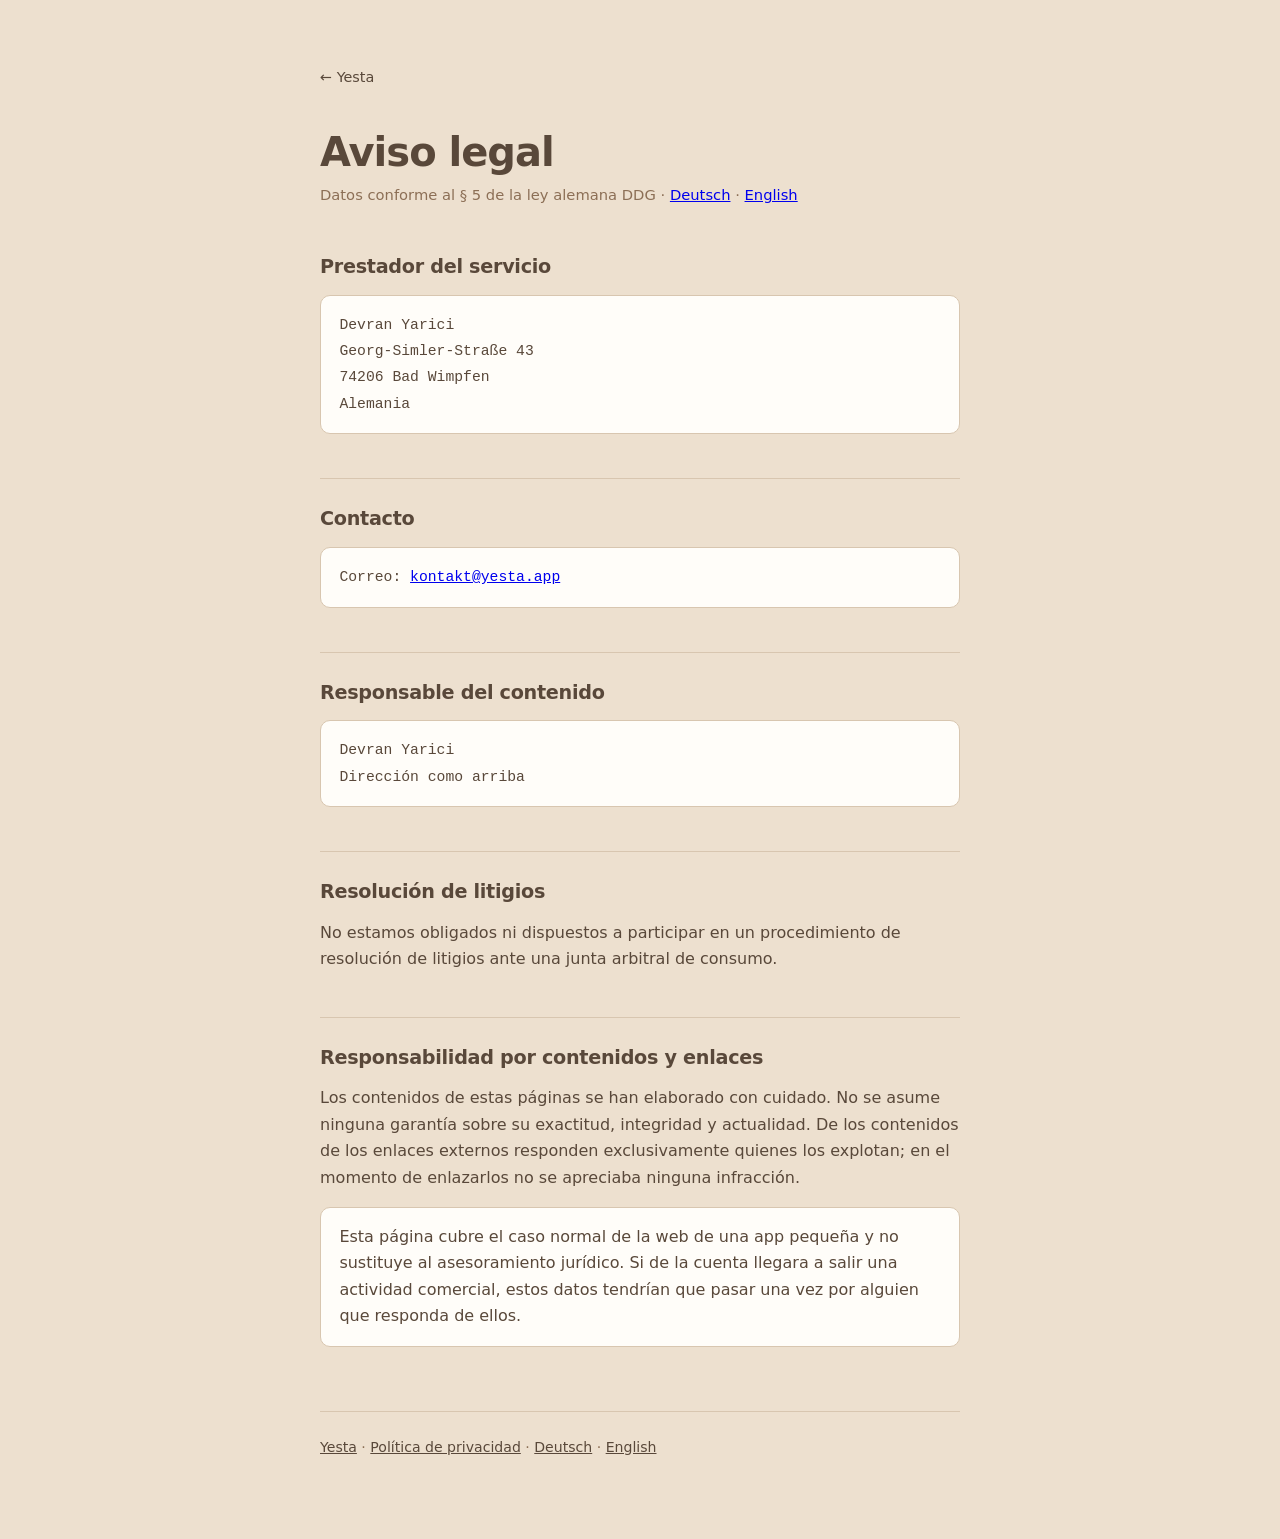
<file: es/aviso-legal.html>
<!doctype html>
<html lang="es">
<head>
<meta charset="utf-8">
<meta name="viewport" content="width=device-width, initial-scale=1">
<link rel="icon" href="/favicon.ico" sizes="16x16 32x32 48x48">
<link rel="icon" href="/favicon.svg" type="image/svg+xml">
<link rel="apple-touch-icon" href="/apple-touch-icon.png">
<title>Aviso legal — Yesta</title>
<meta name="robots" content="noindex">
<link rel="stylesheet" href="../doku.css">
</head>
<body>
<div class="wrap">

<a class="back" href="index.html">← Yesta</a>

<h1>Aviso legal</h1>
<p class="stand">Datos conforme al § 5 de la ley alemana DDG · <a href="../impressum.html" hreflang="de" lang="de">Deutsch</a> · <a href="../en/imprint.html" hreflang="en" lang="en">English</a></p>

<h2>Prestador del servicio</h2>

<div class="anschrift">Devran Yarici
Georg-Simler-Straße 43
74206 Bad Wimpfen
Alemania</div>

<h2>Contacto</h2>

<div class="anschrift">Correo: <a href="mailto:kontakt@yesta.app">kontakt@yesta.app</a></div>

<h2>Responsable del contenido</h2>

<div class="anschrift">Devran Yarici
Dirección como arriba</div>

<h2>Resolución de litigios</h2>

<p>No estamos obligados ni dispuestos a participar en un procedimiento de
resolución de litigios ante una junta arbitral de consumo.</p>

<h2>Responsabilidad por contenidos y enlaces</h2>

<p>Los contenidos de estas páginas se han elaborado con cuidado. No se asume
ninguna garantía sobre su exactitud, integridad y actualidad. De los contenidos
de los enlaces externos responden exclusivamente quienes los explotan; en el
momento de enlazarlos no se apreciaba ninguna infracción.</p>

<div class="kasten">
  <p>Esta página cubre el caso normal de la web de una app pequeña y no
  sustituye al asesoramiento jurídico. Si de la cuenta llegara a salir una
  actividad comercial, estos datos tendrían que pasar una vez por alguien que
  responda de ellos.</p>
</div>

<footer>
  <a href="index.html">Yesta</a> · <a href="privacidad.html">Política de privacidad</a> · <a href="../impressum.html" hreflang="de" lang="de">Deutsch</a> · <a href="../en/imprint.html" hreflang="en" lang="en">English</a>
</footer>

</div>
</body>
</html>
</file>
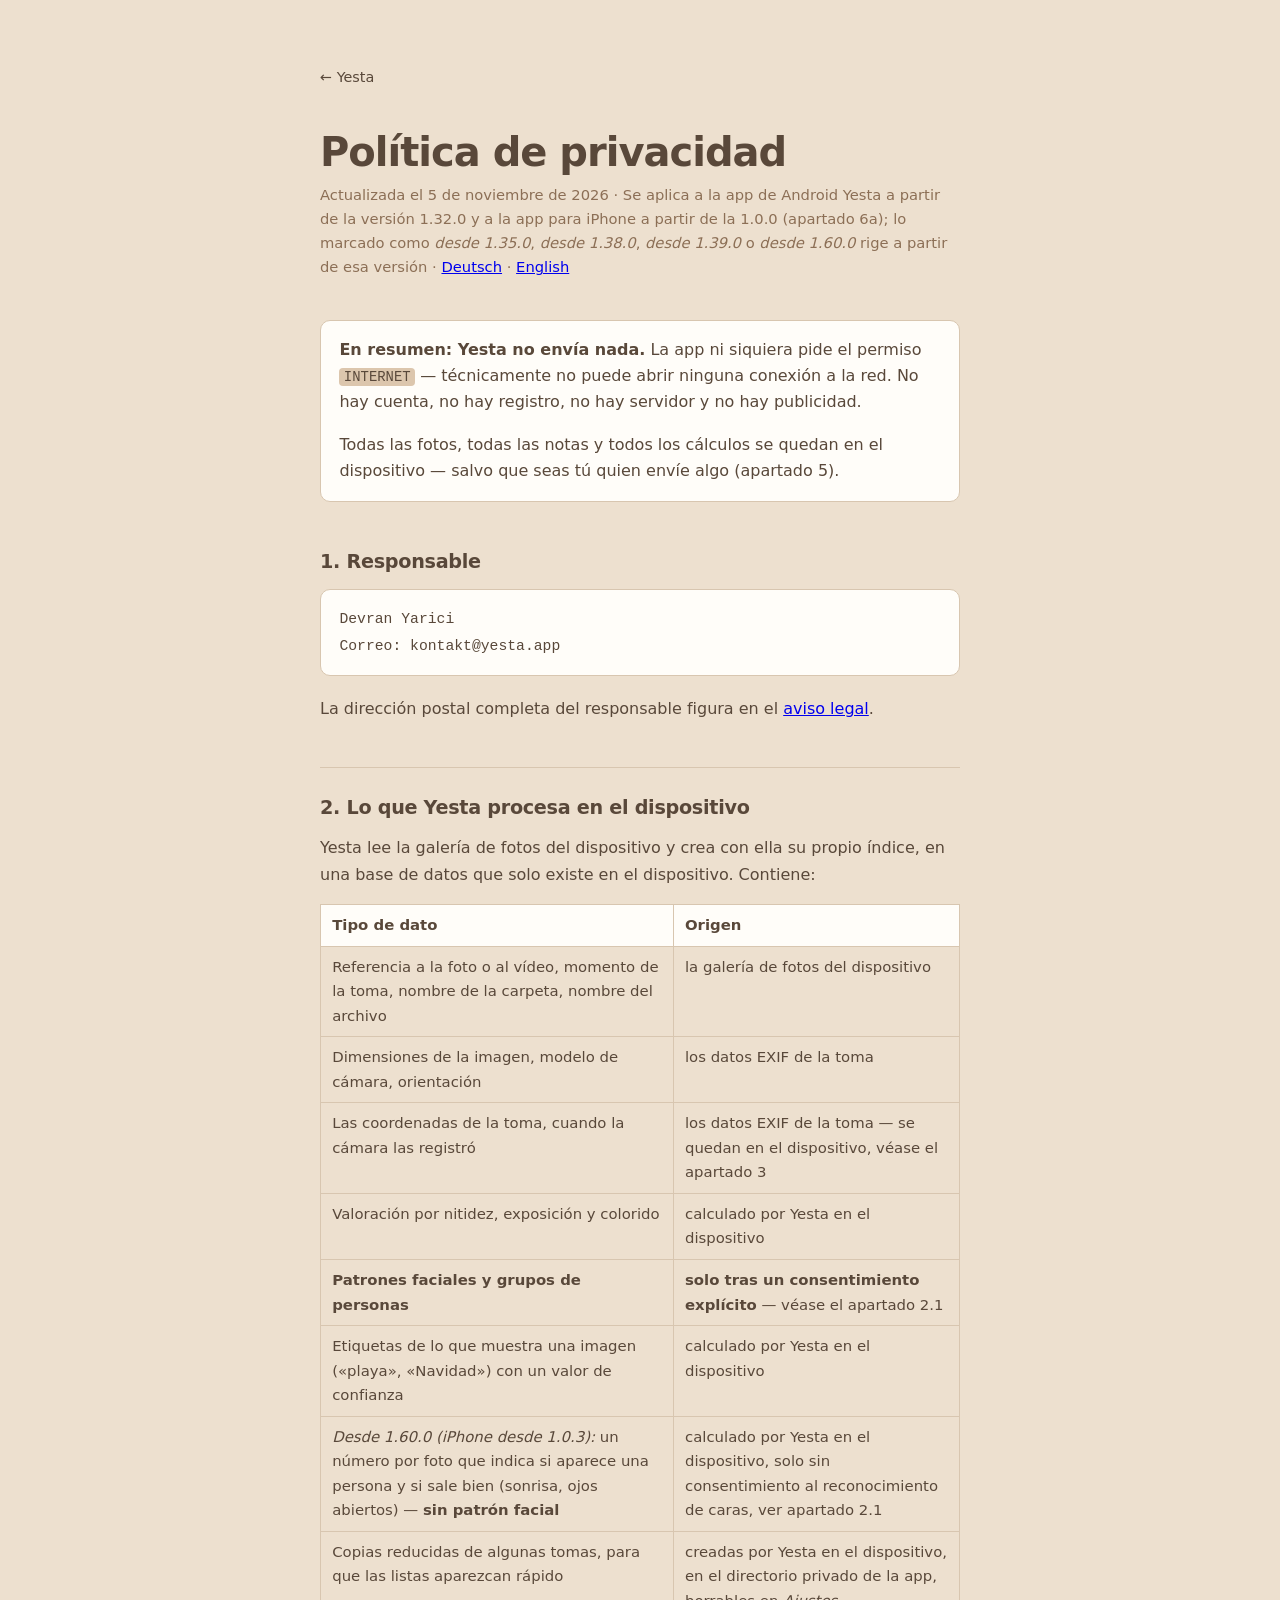
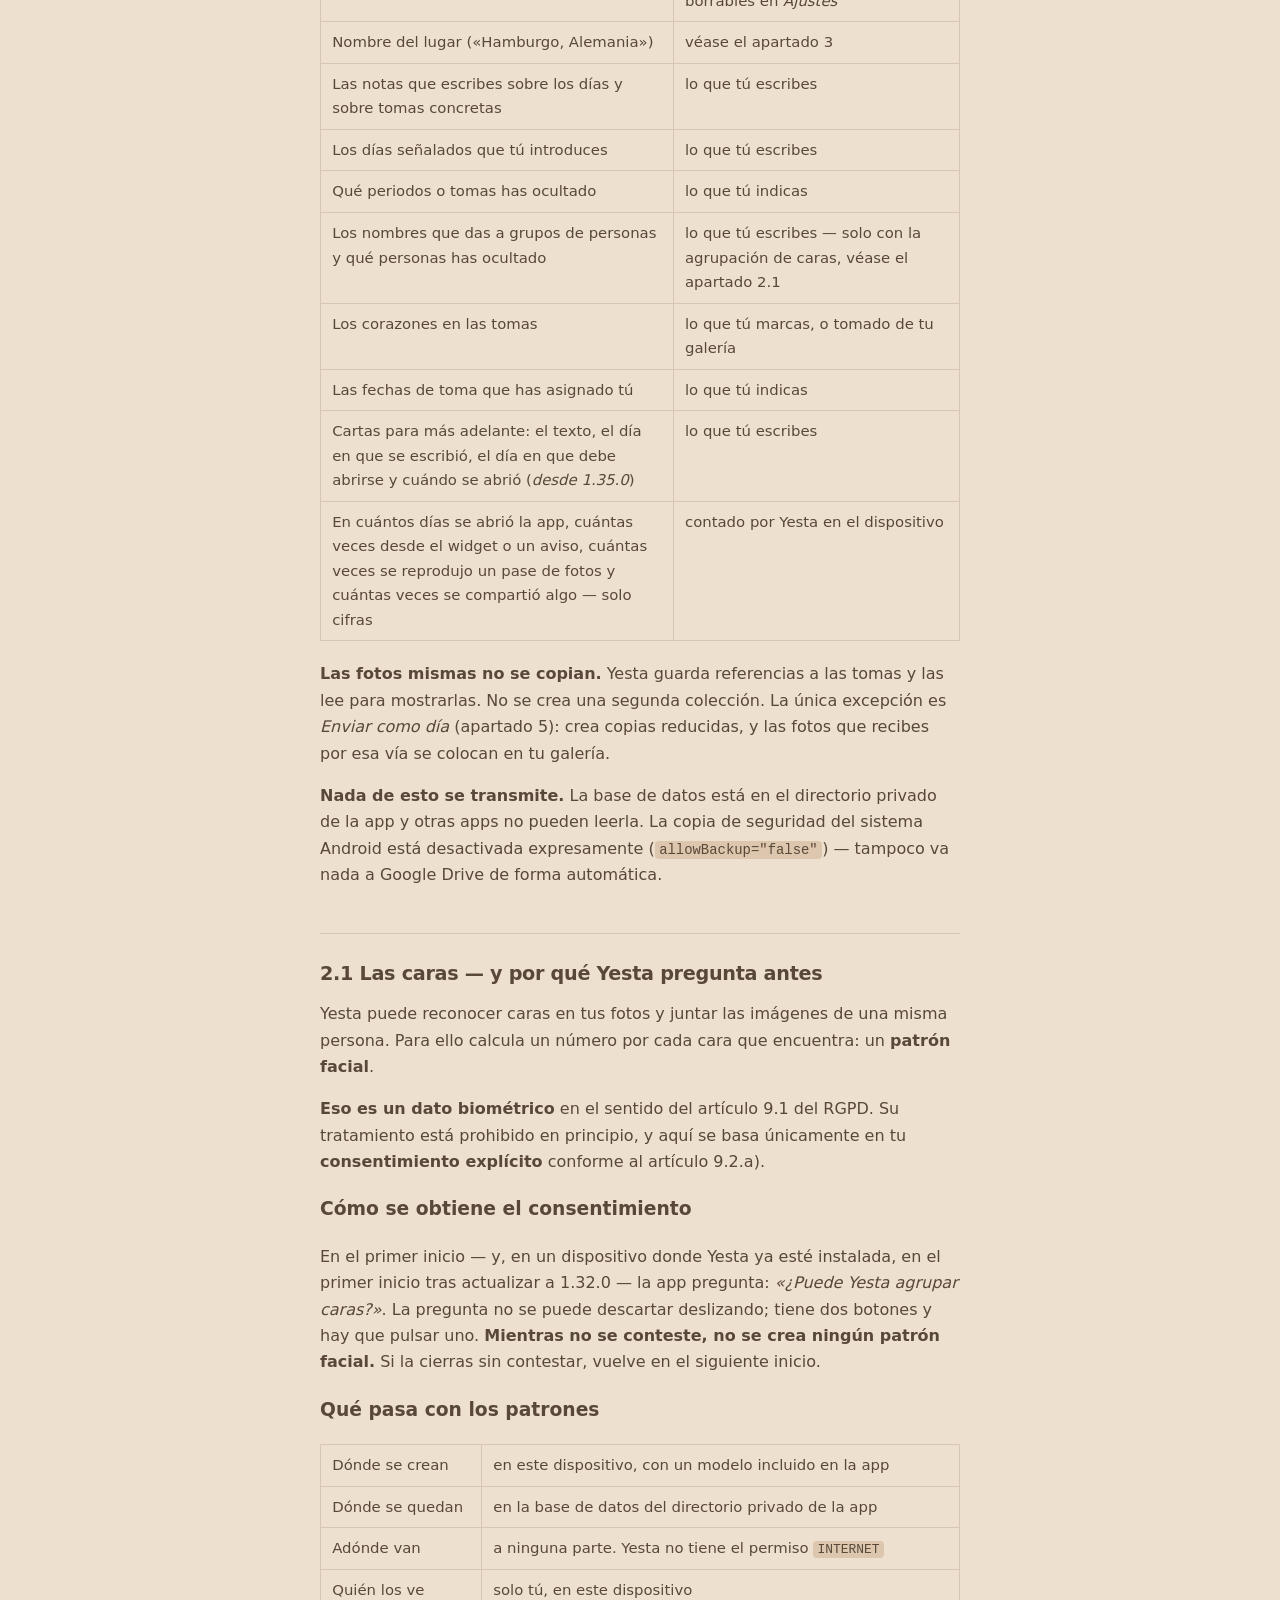
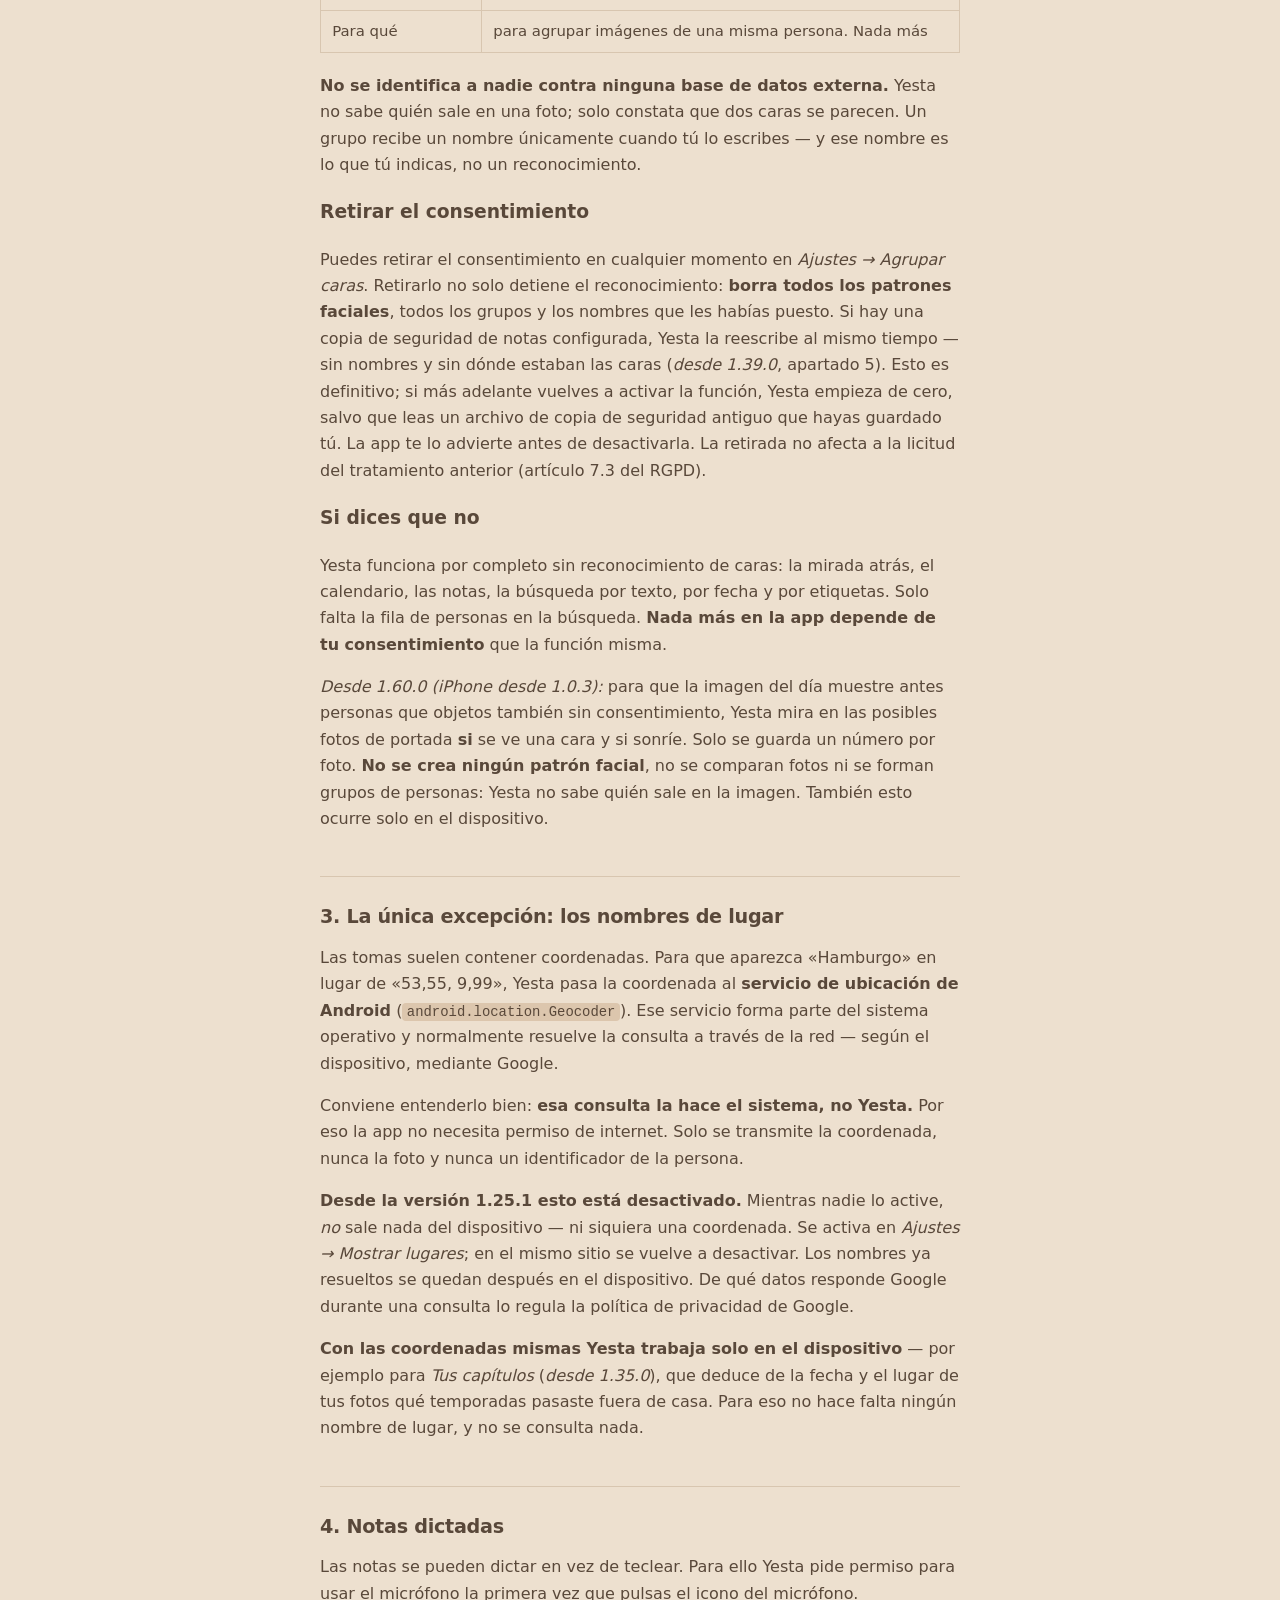
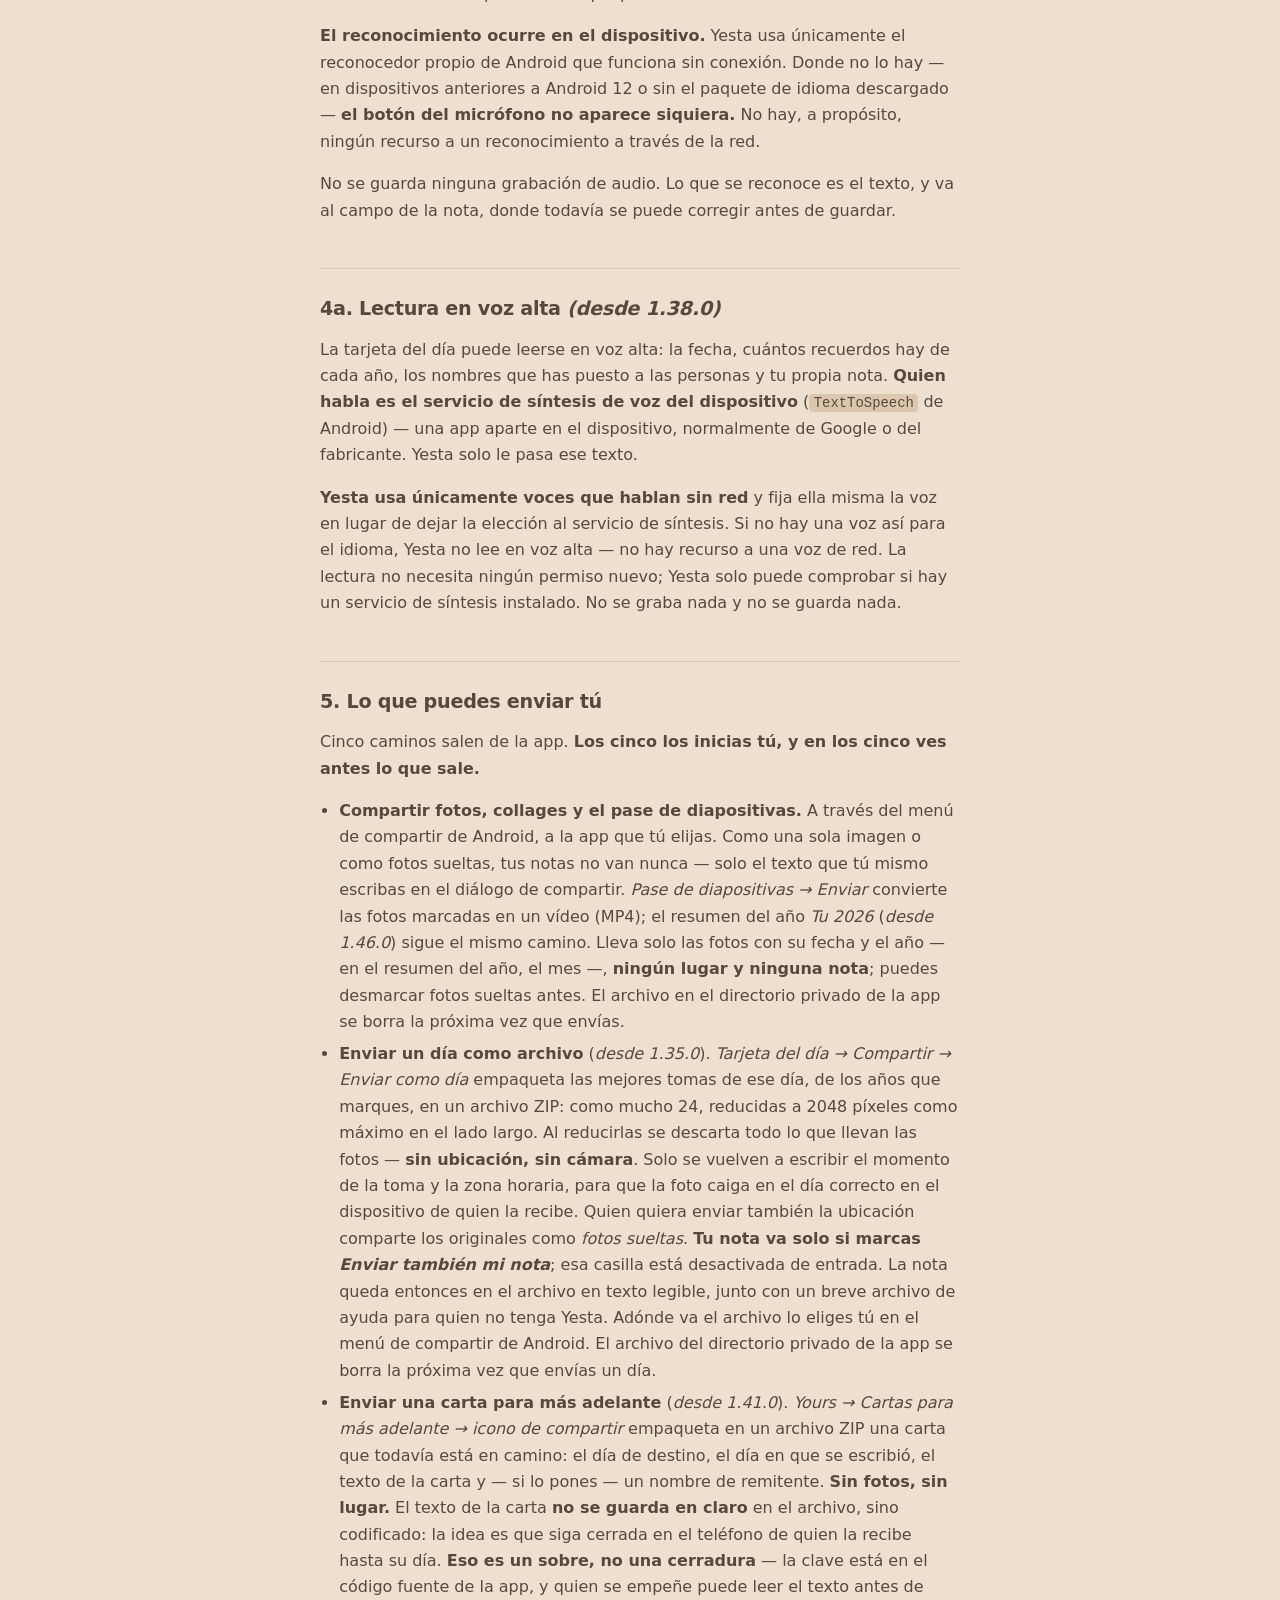
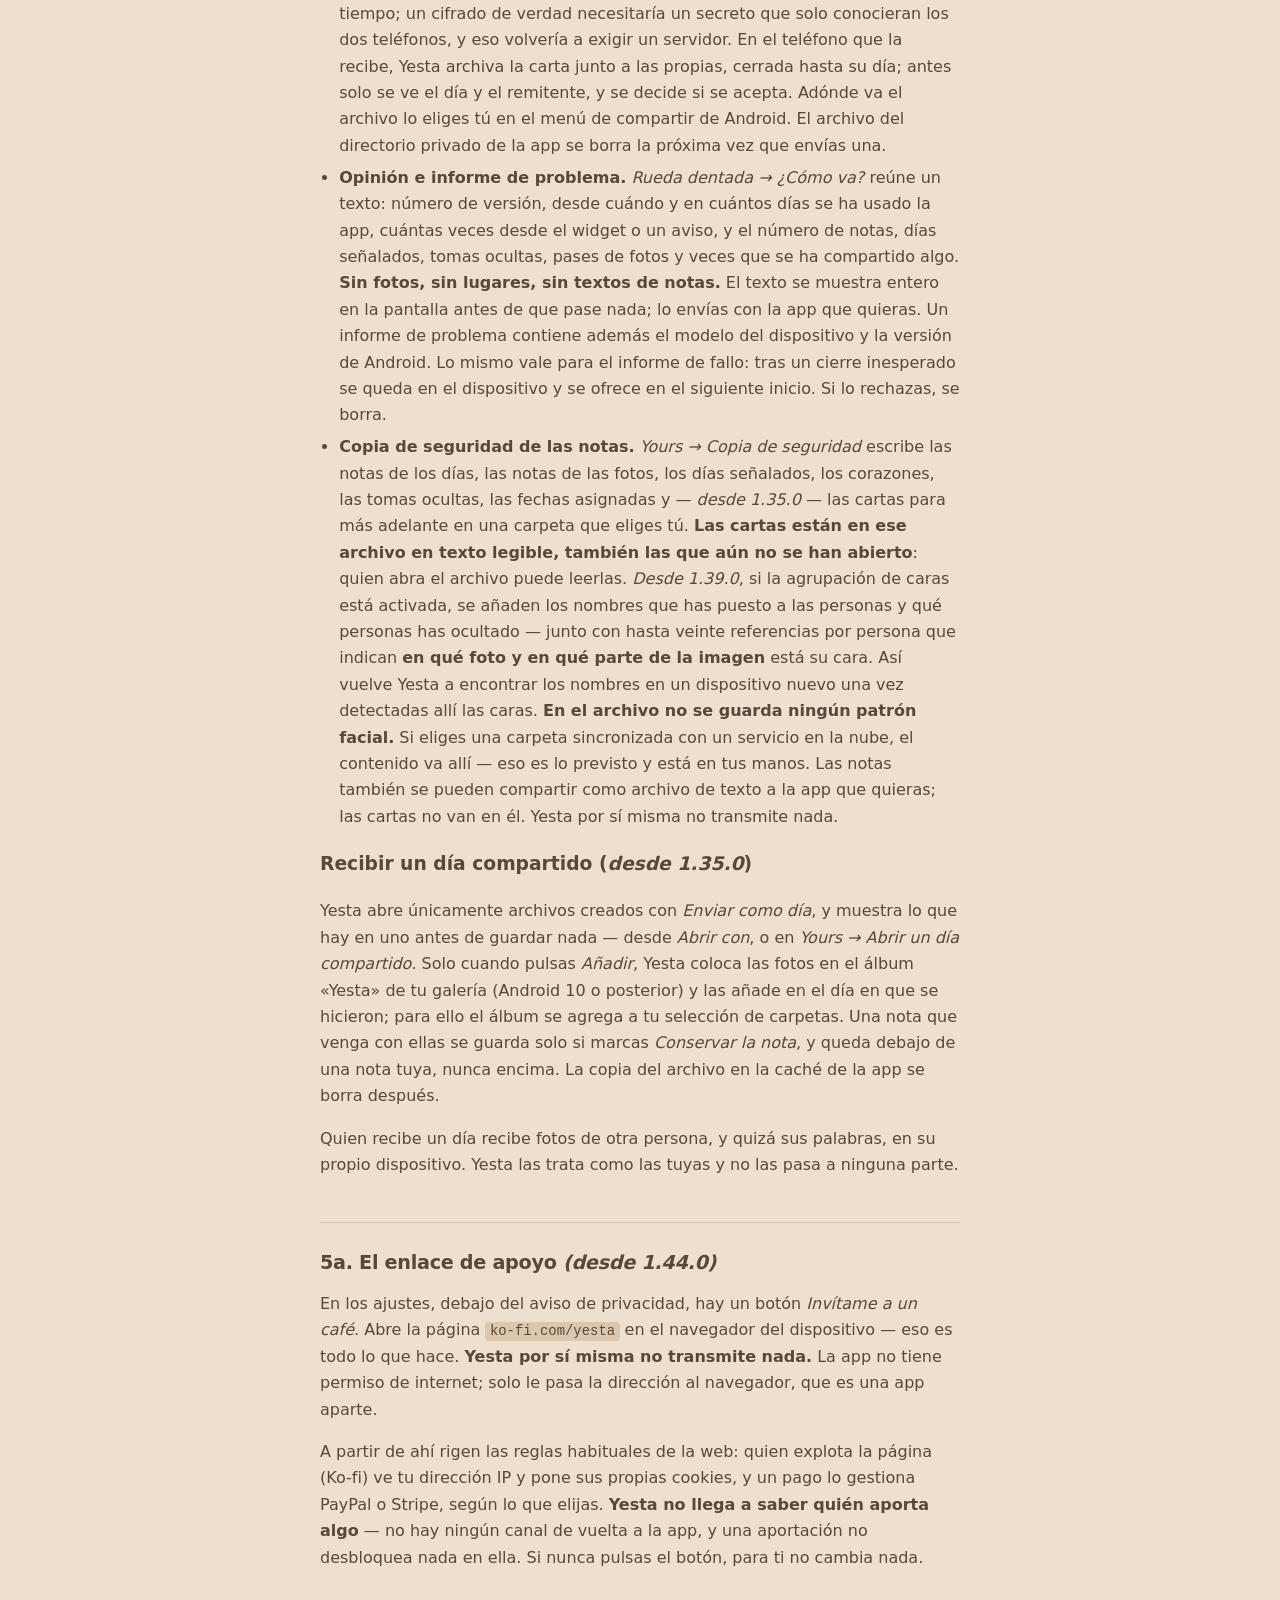
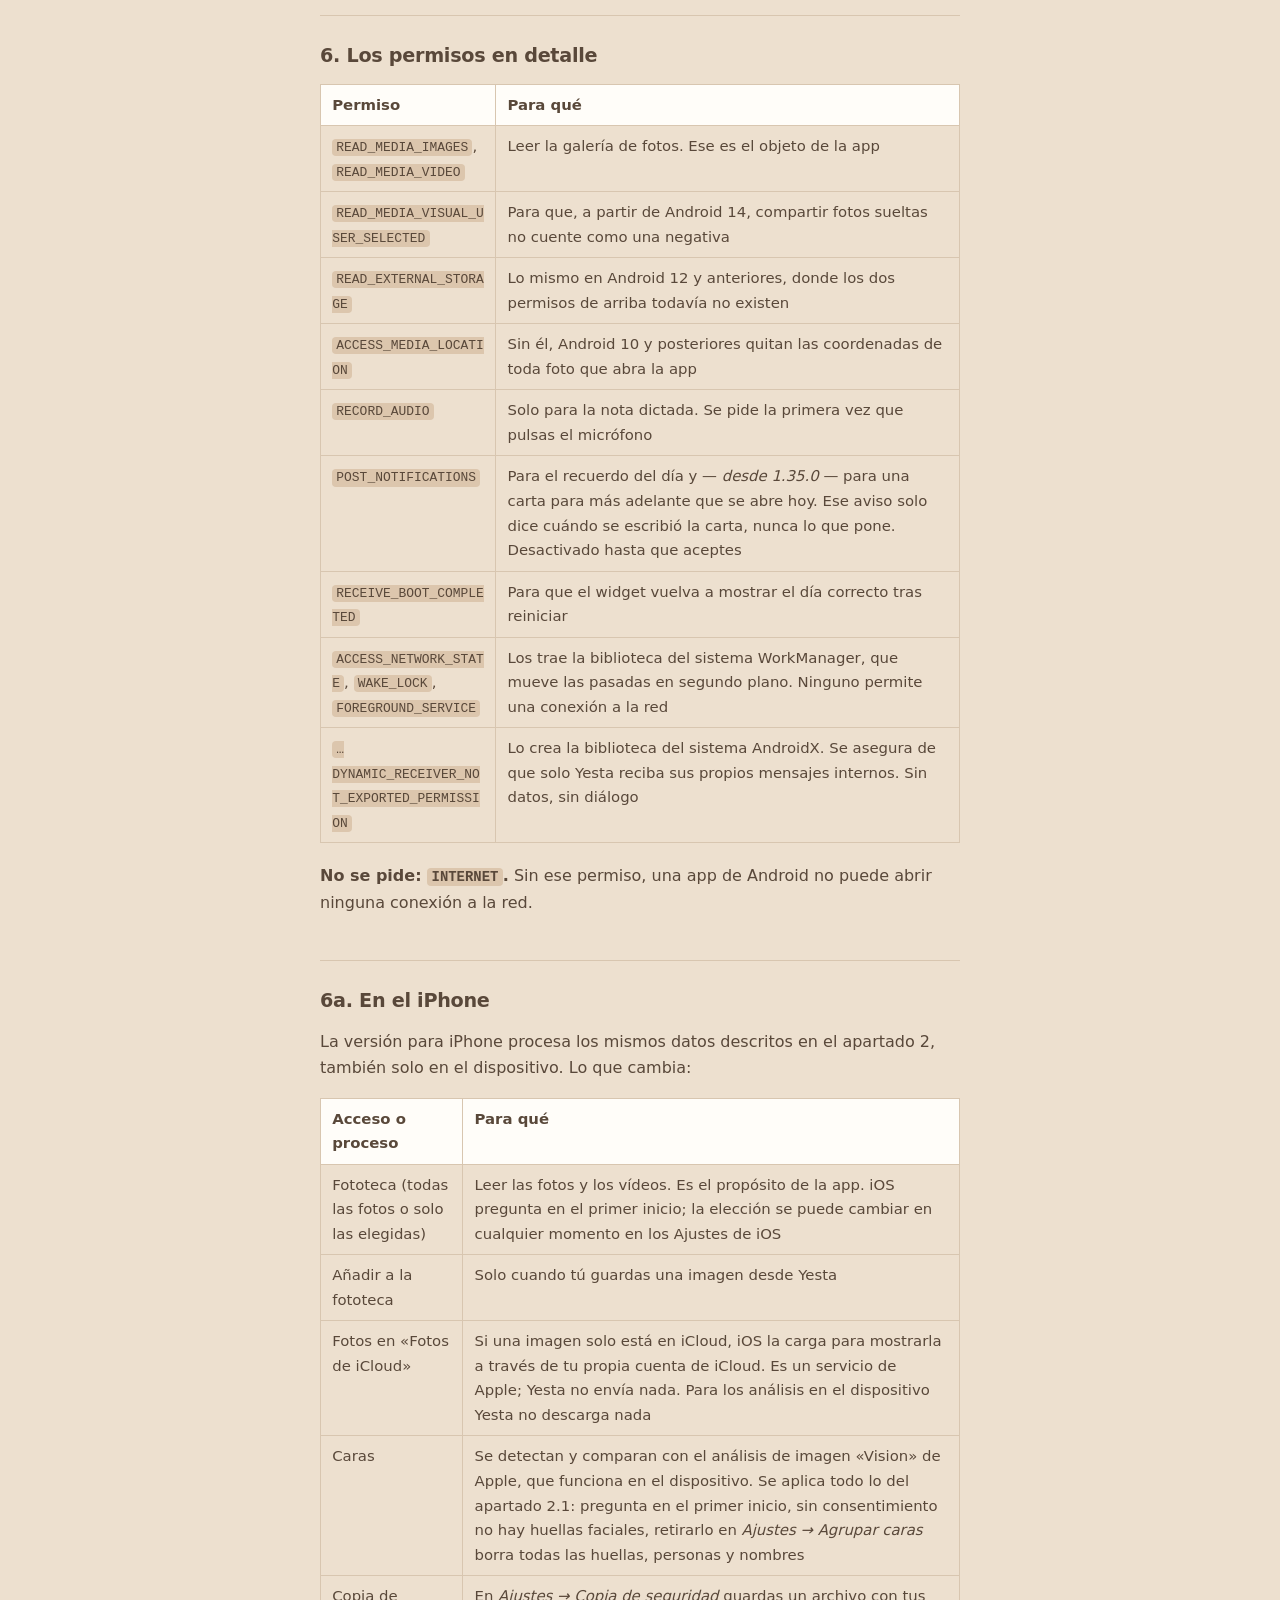
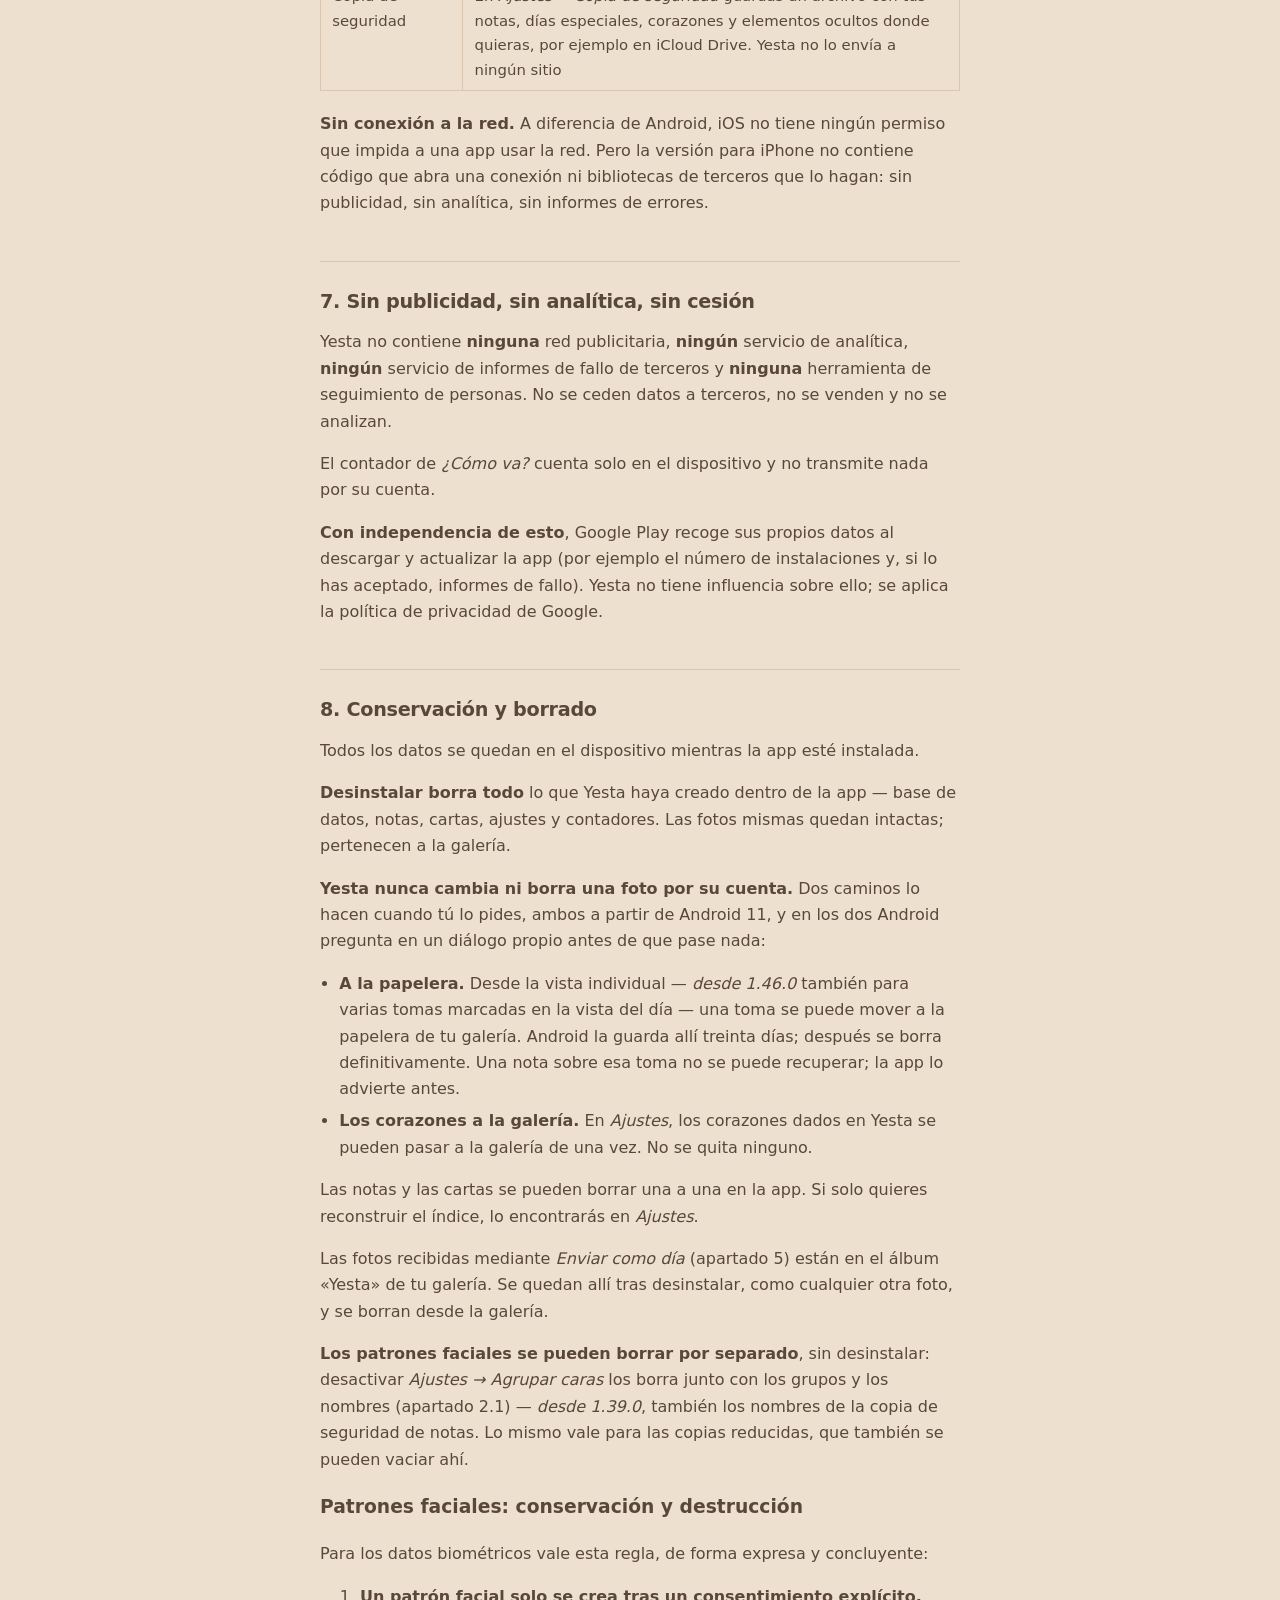
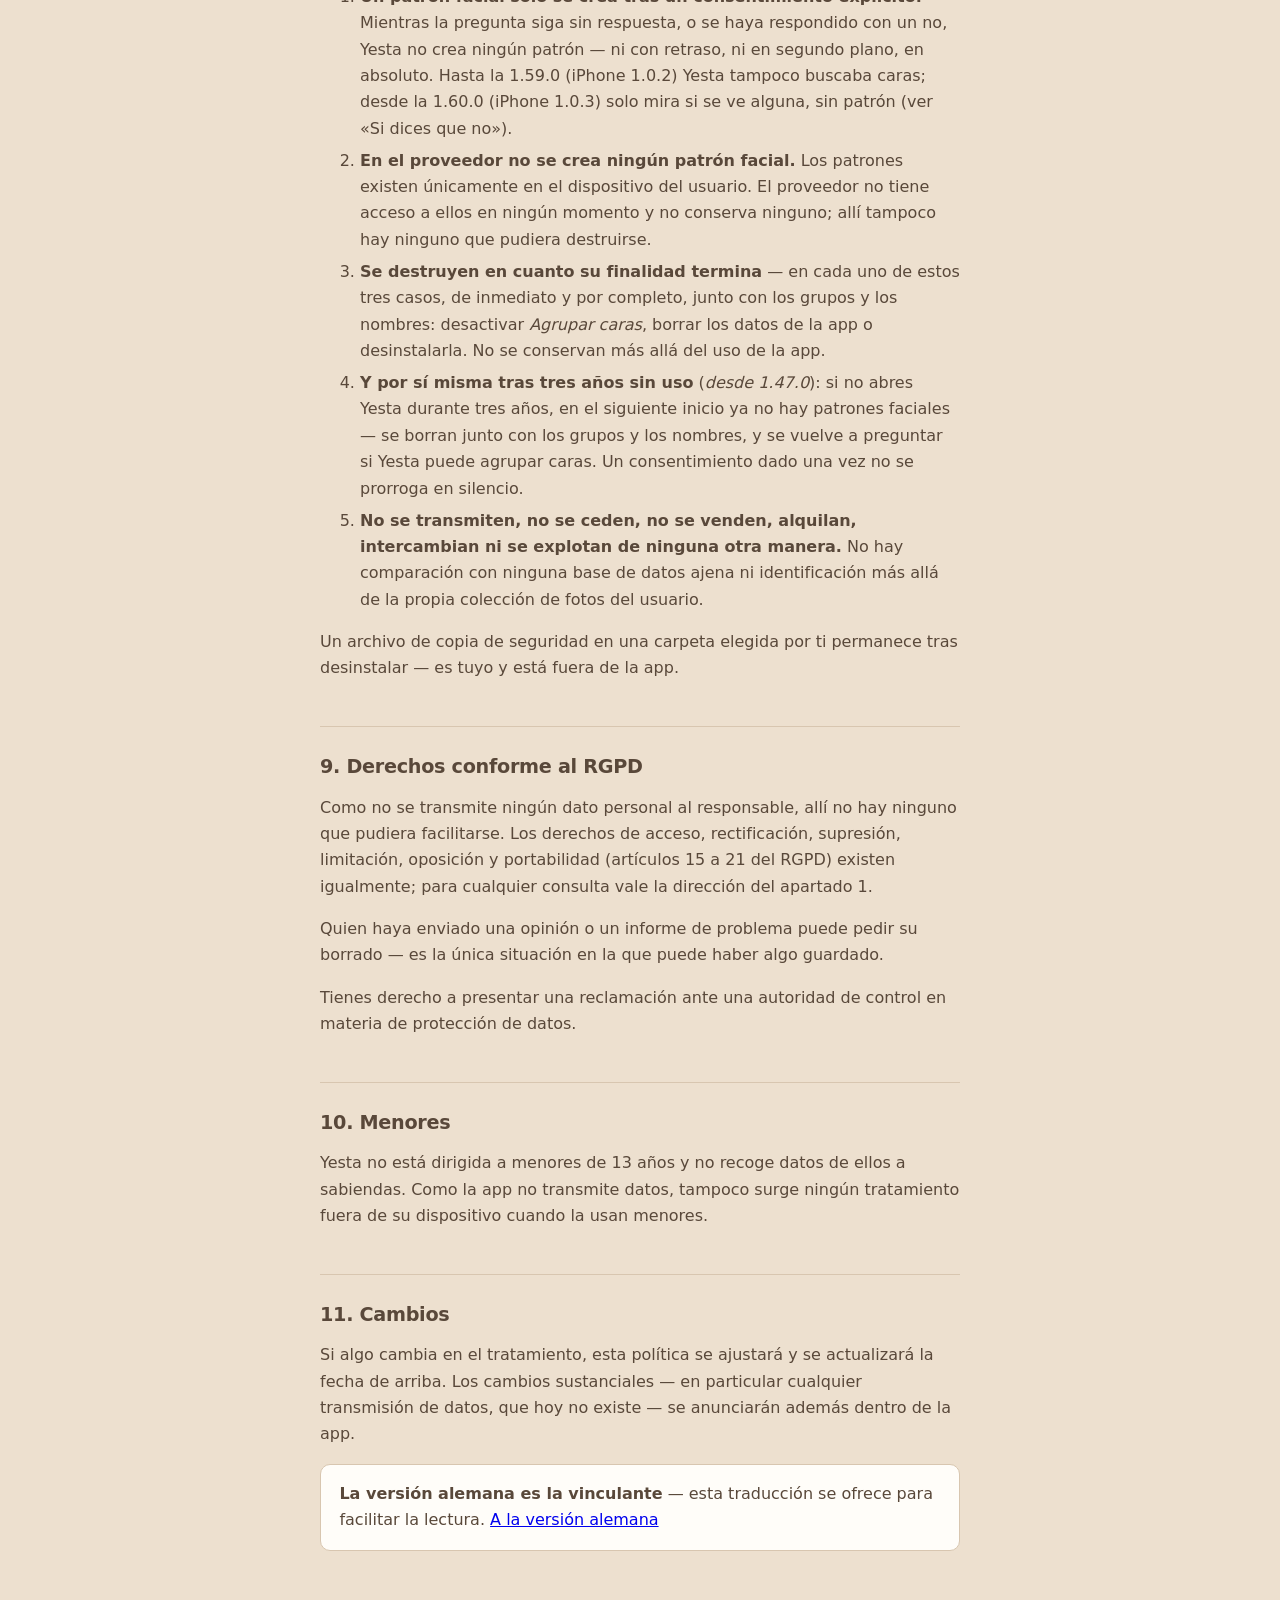
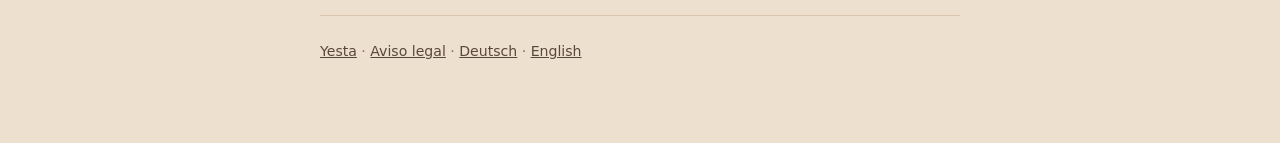
<file: es/privacidad.html>
<!doctype html>
<html lang="es">
<head>
<meta charset="utf-8">
<meta name="viewport" content="width=device-width, initial-scale=1">
<link rel="icon" href="/favicon.ico" sizes="16x16 32x32 48x48">
<link rel="icon" href="/favicon.svg" type="image/svg+xml">
<link rel="apple-touch-icon" href="/apple-touch-icon.png">
<title>Política de privacidad — Yesta</title>
<meta name="description" content="Política de privacidad de la app de Android Yesta. La app no envía nada: sin cuenta, sin servidor, sin permiso de internet.">
<link rel="alternate" hreflang="de" href="../datenschutz.html">
<link rel="alternate" hreflang="en" href="../en/privacy.html">
<link rel="alternate" hreflang="es" href="privacidad.html">
<link rel="stylesheet" href="../doku.css">
</head>
<body>
<div class="wrap">

<a class="back" href="index.html">← Yesta</a>

<h1>Política de privacidad</h1>
<p class="stand">Actualizada el 5 de noviembre de 2026 · Se aplica a la app de Android Yesta a partir de la versión 1.32.0 y a la app para iPhone a partir de la 1.0.0 (apartado 6a); lo marcado como <em>desde 1.35.0</em>, <em>desde 1.38.0</em>, <em>desde 1.39.0</em> o <em>desde 1.60.0</em> rige a partir de esa versión · <a href="../datenschutz.html" hreflang="de" lang="de">Deutsch</a> · <a href="../en/privacy.html" hreflang="en" lang="en">English</a></p>

<div class="kasten">
  <p><strong>En resumen: Yesta no envía nada.</strong> La app ni siquiera pide
  el permiso <code>INTERNET</code> — técnicamente no puede abrir ninguna
  conexión a la red. No hay cuenta, no hay registro, no hay servidor y no hay
  publicidad.</p>
  <p>Todas las fotos, todas las notas y todos los cálculos se quedan en el
  dispositivo — salvo que seas tú quien envíe algo (apartado 5).</p>
</div>

<h2>1. Responsable</h2>

<div class="anschrift">Devran Yarici
Correo: kontakt@yesta.app</div>

<p>La dirección postal completa del responsable figura en el
<a href="aviso-legal.html">aviso legal</a>.</p>

<h2>2. Lo que Yesta procesa en el dispositivo</h2>

<p>Yesta lee la galería de fotos del dispositivo y crea con ella su propio
índice, en una base de datos que solo existe en el dispositivo. Contiene:</p>

<div class="tabelle">
<table>
  <thead>
    <tr><th>Tipo de dato</th><th>Origen</th></tr>
  </thead>
  <tbody>
    <tr><td>Referencia a la foto o al vídeo, momento de la toma, nombre de la carpeta, nombre del archivo</td><td>la galería de fotos del dispositivo</td></tr>
    <tr><td>Dimensiones de la imagen, modelo de cámara, orientación</td><td>los datos EXIF de la toma</td></tr>
    <tr><td>Las coordenadas de la toma, cuando la cámara las registró</td><td>los datos EXIF de la toma — se quedan en el dispositivo, véase el apartado 3</td></tr>
    <tr><td>Valoración por nitidez, exposición y colorido</td><td>calculado por Yesta en el dispositivo</td></tr>
    <tr><td><strong>Patrones faciales y grupos de personas</strong></td><td><strong>solo tras un consentimiento explícito</strong> — véase el apartado 2.1</td></tr>
    <tr><td>Etiquetas de lo que muestra una imagen («playa», «Navidad») con un valor de confianza</td><td>calculado por Yesta en el dispositivo</td></tr>
    <tr><td><em>Desde 1.60.0 (iPhone desde 1.0.3):</em> un número por foto que indica si aparece una persona y si sale bien (sonrisa, ojos abiertos) — <strong>sin patrón facial</strong></td><td>calculado por Yesta en el dispositivo, solo sin consentimiento al reconocimiento de caras, ver apartado 2.1</td></tr>
    <tr><td>Copias reducidas de algunas tomas, para que las listas aparezcan rápido</td><td>creadas por Yesta en el dispositivo, en el directorio privado de la app, borrables en <em>Ajustes</em></td></tr>
    <tr><td>Nombre del lugar («Hamburgo, Alemania»)</td><td>véase el apartado 3</td></tr>
    <tr><td>Las notas que escribes sobre los días y sobre tomas concretas</td><td>lo que tú escribes</td></tr>
    <tr><td>Los días señalados que tú introduces</td><td>lo que tú escribes</td></tr>
    <tr><td>Qué periodos o tomas has ocultado</td><td>lo que tú indicas</td></tr>
    <tr><td>Los nombres que das a grupos de personas y qué personas has ocultado</td><td>lo que tú escribes — solo con la agrupación de caras, véase el apartado 2.1</td></tr>
    <tr><td>Los corazones en las tomas</td><td>lo que tú marcas, o tomado de tu galería</td></tr>
    <tr><td>Las fechas de toma que has asignado tú</td><td>lo que tú indicas</td></tr>
    <tr><td>Cartas para más adelante: el texto, el día en que se escribió, el día en que debe abrirse y cuándo se abrió (<em>desde 1.35.0</em>)</td><td>lo que tú escribes</td></tr>
    <tr><td>En cuántos días se abrió la app, cuántas veces desde el widget o un aviso, cuántas veces se reprodujo un pase de fotos y cuántas veces se compartió algo — solo cifras</td><td>contado por Yesta en el dispositivo</td></tr>
  </tbody>
</table>
</div>

<p><strong>Las fotos mismas no se copian.</strong> Yesta guarda referencias a
las tomas y las lee para mostrarlas. No se crea una segunda colección. La única
excepción es <em>Enviar como día</em> (apartado 5): crea copias reducidas, y
las fotos que recibes por esa vía se colocan en tu galería.</p>

<p><strong>Nada de esto se transmite.</strong> La base de datos está en el
directorio privado de la app y otras apps no pueden leerla. La copia de
seguridad del sistema Android está desactivada expresamente
(<code>allowBackup="false"</code>) — tampoco va nada a Google Drive de forma
automática.</p>

<h2>2.1 Las caras — y por qué Yesta pregunta antes</h2>

<p>Yesta puede reconocer caras en tus fotos y juntar las imágenes de una misma
persona. Para ello calcula un número por cada cara que encuentra: un
<strong>patrón facial</strong>.</p>

<p><strong>Eso es un dato biométrico</strong> en el sentido del artículo 9.1
del RGPD. Su tratamiento está prohibido en principio, y aquí se basa
únicamente en tu <strong>consentimiento explícito</strong> conforme al artículo
9.2.a).</p>

<h3>Cómo se obtiene el consentimiento</h3>

<p>En el primer inicio — y, en un dispositivo donde Yesta ya esté instalada, en
el primer inicio tras actualizar a 1.32.0 — la app pregunta: <em>«¿Puede Yesta
agrupar caras?»</em>. La pregunta no se puede descartar deslizando; tiene dos
botones y hay que pulsar uno. <strong>Mientras no se conteste, no se crea
ningún patrón facial.</strong> Si la cierras sin contestar, vuelve en el
siguiente inicio.</p>

<h3>Qué pasa con los patrones</h3>

<div class="tabelle">
<table>
  <tbody>
    <tr><td>Dónde se crean</td><td>en este dispositivo, con un modelo incluido en la app</td></tr>
    <tr><td>Dónde se quedan</td><td>en la base de datos del directorio privado de la app</td></tr>
    <tr><td>Adónde van</td><td>a ninguna parte. Yesta no tiene el permiso <code>INTERNET</code></td></tr>
    <tr><td>Quién los ve</td><td>solo tú, en este dispositivo</td></tr>
    <tr><td>Para qué</td><td>para agrupar imágenes de una misma persona. Nada más</td></tr>
  </tbody>
</table>
</div>

<p><strong>No se identifica a nadie contra ninguna base de datos
externa.</strong> Yesta no sabe quién sale en una foto; solo constata que dos
caras se parecen. Un grupo recibe un nombre únicamente cuando tú lo escribes —
y ese nombre es lo que tú indicas, no un reconocimiento.</p>

<h3>Retirar el consentimiento</h3>

<p>Puedes retirar el consentimiento en cualquier momento en <em>Ajustes →
Agrupar caras</em>. Retirarlo no solo detiene el reconocimiento:
<strong>borra todos los patrones faciales</strong>, todos los grupos y los
nombres que les habías puesto. Si hay una copia de seguridad de notas
configurada, Yesta la reescribe al mismo tiempo — sin nombres y sin dónde
estaban las caras (<em>desde 1.39.0</em>, apartado 5). Esto es definitivo; si
más adelante vuelves a activar la función, Yesta empieza de cero, salvo que
leas un archivo de copia de seguridad antiguo que hayas guardado tú. La app te
lo advierte antes de desactivarla. La retirada no afecta a la licitud del
tratamiento anterior (artículo 7.3 del RGPD).</p>

<h3>Si dices que no</h3>

<p>Yesta funciona por completo sin reconocimiento de caras: la mirada atrás, el
calendario, las notas, la búsqueda por texto, por fecha y por etiquetas. Solo
falta la fila de personas en la búsqueda. <strong>Nada más en la app depende de
tu consentimiento</strong> que la función misma.</p>

<p><em>Desde 1.60.0 (iPhone desde 1.0.3):</em> para que la imagen del día muestre
antes personas que objetos también sin consentimiento, Yesta mira en las posibles
fotos de portada <strong>si</strong> se ve una cara y si sonríe. Solo se guarda un
número por foto. <strong>No se crea ningún patrón facial</strong>, no se comparan
fotos ni se forman grupos de personas: Yesta no sabe quién sale en la imagen.
También esto ocurre solo en el dispositivo.</p>

<h2>3. La única excepción: los nombres de lugar</h2>

<p>Las tomas suelen contener coordenadas. Para que aparezca «Hamburgo» en lugar
de «53,55, 9,99», Yesta pasa la coordenada al <strong>servicio de ubicación de
Android</strong> (<code>android.location.Geocoder</code>). Ese servicio forma
parte del sistema operativo y normalmente resuelve la consulta a través de la
red — según el dispositivo, mediante Google.</p>

<p>Conviene entenderlo bien: <strong>esa consulta la hace el sistema, no
Yesta.</strong> Por eso la app no necesita permiso de internet. Solo se
transmite la coordenada, nunca la foto y nunca un identificador de la
persona.</p>

<p><strong>Desde la versión 1.25.1 esto está desactivado.</strong> Mientras
nadie lo active, <em>no</em> sale nada del dispositivo — ni siquiera una
coordenada. Se activa en <em>Ajustes → Mostrar lugares</em>; en el mismo sitio
se vuelve a desactivar. Los nombres ya resueltos se quedan después en el
dispositivo. De qué datos responde Google durante una consulta lo regula la
política de privacidad de Google.</p>

<p><strong>Con las coordenadas mismas Yesta trabaja solo en el
dispositivo</strong> — por ejemplo para <em>Tus capítulos</em> (<em>desde
1.35.0</em>), que deduce de la fecha y el lugar de tus fotos qué temporadas
pasaste fuera de casa. Para eso no hace falta ningún nombre de lugar, y no se
consulta nada.</p>

<h2>4. Notas dictadas</h2>

<p>Las notas se pueden dictar en vez de teclear. Para ello Yesta pide permiso
para usar el micrófono la primera vez que pulsas el icono del micrófono.</p>

<p><strong>El reconocimiento ocurre en el dispositivo.</strong> Yesta usa
únicamente el reconocedor propio de Android que funciona sin conexión. Donde no
lo hay — en dispositivos anteriores a Android 12 o sin el paquete de idioma
descargado — <strong>el botón del micrófono no aparece siquiera.</strong> No
hay, a propósito, ningún recurso a un reconocimiento a través de la red.</p>

<p>No se guarda ninguna grabación de audio. Lo que se reconoce es el texto, y
va al campo de la nota, donde todavía se puede corregir antes de guardar.</p>

<h2>4a. Lectura en voz alta <em>(desde 1.38.0)</em></h2>

<p>La tarjeta del día puede leerse en voz alta: la fecha, cuántos recuerdos hay
de cada año, los nombres que has puesto a las personas y tu propia nota.
<strong>Quien habla es el servicio de síntesis de voz del dispositivo</strong>
(<code>TextToSpeech</code> de Android) — una app aparte en el dispositivo,
normalmente de Google o del fabricante. Yesta solo le pasa ese texto.</p>

<p><strong>Yesta usa únicamente voces que hablan sin red</strong> y fija ella
misma la voz en lugar de dejar la elección al servicio de síntesis. Si no hay
una voz así para el idioma, Yesta no lee en voz alta — no hay recurso a una voz
de red. La lectura no necesita ningún permiso nuevo; Yesta solo puede comprobar
si hay un servicio de síntesis instalado. No se graba nada y no se guarda
nada.</p>

<h2>5. Lo que puedes enviar tú</h2>

<p>Cinco caminos salen de la app. <strong>Los cinco los inicias tú, y en los
cinco ves antes lo que sale.</strong></p>

<ul>
  <li><strong>Compartir fotos, collages y el pase de diapositivas.</strong> A
  través del menú de compartir de Android, a la app que tú elijas. Como una
  sola imagen o como fotos sueltas, tus notas no van nunca — solo el texto que
  tú mismo escribas en el diálogo de compartir. <em>Pase de diapositivas →
  Enviar</em> convierte las fotos marcadas en un vídeo (MP4); el resumen del
  año <em>Tu 2026</em> (<em>desde 1.46.0</em>) sigue el mismo camino. Lleva
  solo las fotos con su fecha y el año — en el resumen del año, el mes —,
  <strong>ningún lugar y ninguna nota</strong>; puedes desmarcar fotos
  sueltas antes. El archivo en el directorio privado de la app se borra la
  próxima vez que envías.</li>

  <li><strong>Enviar un día como archivo</strong> (<em>desde 1.35.0</em>).
  <em>Tarjeta del día → Compartir → Enviar como día</em> empaqueta las mejores
  tomas de ese día, de los años que marques, en un archivo ZIP: como mucho 24,
  reducidas a 2048 píxeles como máximo en el lado largo. Al reducirlas se
  descarta todo lo que llevan las fotos — <strong>sin ubicación, sin
  cámara</strong>. Solo se vuelven a escribir el momento de la toma y la zona
  horaria, para que la foto caiga en el día correcto en el dispositivo de quien
  la recibe. Quien quiera enviar también la ubicación comparte los originales
  como <em>fotos sueltas</em>. <strong>Tu nota va solo si marcas <em>Enviar
  también mi nota</em></strong>; esa casilla está desactivada de entrada. La
  nota queda entonces en el archivo en texto legible, junto con un breve
  archivo de ayuda para quien no tenga Yesta. Adónde va el archivo lo eliges tú
  en el menú de compartir de Android. El archivo del directorio privado de la
  app se borra la próxima vez que envías un día.</li>

  <li><strong>Enviar una carta para más adelante</strong> (<em>desde
  1.41.0</em>). <em>Yours → Cartas para más adelante → icono de compartir</em>
  empaqueta en un archivo ZIP una carta que todavía está en camino: el día de
  destino, el día en que se escribió, el texto de la carta y — si lo pones — un
  nombre de remitente. <strong>Sin fotos, sin lugar.</strong> El texto de la
  carta <strong>no se guarda en claro</strong> en el archivo, sino codificado:
  la idea es que siga cerrada en el teléfono de quien la recibe hasta su día.
  <strong>Eso es un sobre, no una cerradura</strong> — la clave está en el
  código fuente de la app, y quien se empeñe puede leer el texto antes de
  tiempo; un cifrado de verdad necesitaría un secreto que solo conocieran los
  dos teléfonos, y eso volvería a exigir un servidor. En el teléfono que la
  recibe, Yesta archiva la carta junto a las propias, cerrada hasta su día;
  antes solo se ve el día y el remitente, y se decide si se acepta. Adónde va
  el archivo lo eliges tú en el menú de compartir de Android. El archivo del
  directorio privado de la app se borra la próxima vez que envías una.</li>

  <li><strong>Opinión e informe de problema.</strong> <em>Rueda dentada →
  ¿Cómo va?</em> reúne un texto: número de versión, desde cuándo y en cuántos
  días se ha usado la app, cuántas veces desde el widget o un aviso, y el
  número de notas, días señalados, tomas ocultas, pases de fotos y veces que se
  ha compartido algo. <strong>Sin fotos, sin lugares, sin textos de
  notas.</strong> El texto se muestra entero en la pantalla antes de que pase
  nada; lo envías con la app que quieras. Un informe de problema contiene
  además el modelo del dispositivo y la versión de Android. Lo mismo vale para
  el informe de fallo: tras un cierre inesperado se queda en el dispositivo y
  se ofrece en el siguiente inicio. Si lo rechazas, se borra.</li>

  <li><strong>Copia de seguridad de las notas.</strong> <em>Yours → Copia de
  seguridad</em> escribe las notas de los días, las notas de las fotos, los
  días señalados, los corazones, las tomas ocultas, las fechas asignadas y —
  <em>desde 1.35.0</em> — las cartas para más adelante en una carpeta que
  eliges tú. <strong>Las cartas están en ese archivo en texto legible,
  también las que aún no se han abierto</strong>: quien abra el archivo puede
  leerlas. <em>Desde 1.39.0</em>, si la agrupación de caras está activada, se
  añaden los nombres que has puesto a las personas y qué personas has ocultado
  — junto con hasta veinte referencias por persona que indican <strong>en qué
  foto y en qué parte de la imagen</strong> está su cara. Así vuelve Yesta a
  encontrar los nombres en un dispositivo nuevo una vez detectadas allí las
  caras. <strong>En el archivo no se guarda ningún patrón facial.</strong> Si
  eliges una carpeta sincronizada con un servicio en la nube, el contenido va
  allí — eso es lo previsto y está en tus manos. Las notas también se pueden
  compartir como archivo de texto a la app que quieras; las cartas no van en
  él. Yesta por sí misma no transmite nada.</li>
</ul>

<h3>Recibir un día compartido (<em>desde 1.35.0</em>)</h3>

<p>Yesta abre únicamente archivos creados con <em>Enviar como día</em>, y
muestra lo que hay en uno antes de guardar nada — desde <em>Abrir con</em>, o
en <em>Yours → Abrir un día compartido</em>. Solo cuando pulsas
<em>Añadir</em>, Yesta coloca las fotos en el álbum «Yesta» de tu galería
(Android 10 o posterior) y las añade en el día en que se hicieron; para ello el
álbum se agrega a tu selección de carpetas. Una nota que venga con ellas se
guarda solo si marcas <em>Conservar la nota</em>, y queda debajo de una nota
tuya, nunca encima. La copia del archivo en la caché de la app se borra
después.</p>

<p>Quien recibe un día recibe fotos de otra persona, y quizá sus palabras, en
su propio dispositivo. Yesta las trata como las tuyas y no las pasa a ninguna
parte.</p>

<h2>5a. El enlace de apoyo <em>(desde 1.44.0)</em></h2>

<p>En los ajustes, debajo del aviso de privacidad, hay un botón <em>Invítame a
un café</em>. Abre la página <code>ko-fi.com/yesta</code> en el navegador del
dispositivo — eso es todo lo que hace. <strong>Yesta por sí misma no transmite
nada.</strong> La app no tiene permiso de internet; solo le pasa la dirección
al navegador, que es una app aparte.</p>

<p>A partir de ahí rigen las reglas habituales de la web: quien explota la
página (Ko-fi) ve tu dirección IP y pone sus propias cookies, y un pago lo
gestiona PayPal o Stripe, según lo que elijas. <strong>Yesta no llega a saber
quién aporta algo</strong> — no hay ningún canal de vuelta a la app, y una
aportación no desbloquea nada en ella. Si nunca pulsas el botón, para ti no
cambia nada.</p>

<h2>6. Los permisos en detalle</h2>

<div class="tabelle">
<table>
  <thead>
    <tr><th>Permiso</th><th>Para qué</th></tr>
  </thead>
  <tbody>
    <tr><td><code>READ_MEDIA_IMAGES</code>, <code>READ_MEDIA_VIDEO</code></td><td>Leer la galería de fotos. Ese es el objeto de la app</td></tr>
    <tr><td><code>READ_MEDIA_VISUAL_USER_SELECTED</code></td><td>Para que, a partir de Android 14, compartir fotos sueltas no cuente como una negativa</td></tr>
    <tr><td><code>READ_EXTERNAL_STORAGE</code></td><td>Lo mismo en Android 12 y anteriores, donde los dos permisos de arriba todavía no existen</td></tr>
    <tr><td><code>ACCESS_MEDIA_LOCATION</code></td><td>Sin él, Android 10 y posteriores quitan las coordenadas de toda foto que abra la app</td></tr>
    <tr><td><code>RECORD_AUDIO</code></td><td>Solo para la nota dictada. Se pide la primera vez que pulsas el micrófono</td></tr>
    <tr><td><code>POST_NOTIFICATIONS</code></td><td>Para el recuerdo del día y — <em>desde 1.35.0</em> — para una carta para más adelante que se abre hoy. Ese aviso solo dice cuándo se escribió la carta, nunca lo que pone. Desactivado hasta que aceptes</td></tr>
    <tr><td><code>RECEIVE_BOOT_COMPLETED</code></td><td>Para que el widget vuelva a mostrar el día correcto tras reiniciar</td></tr>
    <tr><td><code>ACCESS_NETWORK_STATE</code>, <code>WAKE_LOCK</code>, <code>FOREGROUND_SERVICE</code></td><td>Los trae la biblioteca del sistema WorkManager, que mueve las pasadas en segundo plano. Ninguno permite una conexión a la red</td></tr>
    <tr><td><code>…DYNAMIC_RECEIVER_NOT_EXPORTED_PERMISSION</code></td><td>Lo crea la biblioteca del sistema AndroidX. Se asegura de que solo Yesta reciba sus propios mensajes internos. Sin datos, sin diálogo</td></tr>
  </tbody>
</table>
</div>

<p><strong>No se pide: <code>INTERNET</code>.</strong> Sin ese permiso, una app
de Android no puede abrir ninguna conexión a la red.</p>

<h2>6a. En el iPhone</h2>

<p>La versión para iPhone procesa los mismos datos descritos en el apartado 2,
también solo en el dispositivo. Lo que cambia:</p>

<div class="tabelle">
<table>
  <thead>
    <tr><th>Acceso o proceso</th><th>Para qué</th></tr>
  </thead>
  <tbody>
    <tr><td>Fototeca (todas las fotos o solo las elegidas)</td><td>Leer las fotos y los vídeos. Es el propósito de la app. iOS pregunta en el primer inicio; la elección se puede cambiar en cualquier momento en los Ajustes de iOS</td></tr>
    <tr><td>Añadir a la fototeca</td><td>Solo cuando tú guardas una imagen desde Yesta</td></tr>
    <tr><td>Fotos en «Fotos de iCloud»</td><td>Si una imagen solo está en iCloud, iOS la carga para mostrarla a través de tu propia cuenta de iCloud. Es un servicio de Apple; Yesta no envía nada. Para los análisis en el dispositivo Yesta no descarga nada</td></tr>
    <tr><td>Caras</td><td>Se detectan y comparan con el análisis de imagen «Vision» de Apple, que funciona en el dispositivo. Se aplica todo lo del apartado 2.1: pregunta en el primer inicio, sin consentimiento no hay huellas faciales, retirarlo en <em>Ajustes → Agrupar caras</em> borra todas las huellas, personas y nombres</td></tr>
    <tr><td>Copia de seguridad</td><td>En <em>Ajustes → Copia de seguridad</em> guardas un archivo con tus notas, días especiales, corazones y elementos ocultos donde quieras, por ejemplo en iCloud Drive. Yesta no lo envía a ningún sitio</td></tr>
  </tbody>
</table>
</div>

<p><strong>Sin conexión a la red.</strong> A diferencia de Android, iOS no tiene
ningún permiso que impida a una app usar la red. Pero la versión para iPhone
no contiene código que abra una conexión ni bibliotecas de terceros que lo
hagan: sin publicidad, sin analítica, sin informes de errores.</p>

<h2>7. Sin publicidad, sin analítica, sin cesión</h2>

<p>Yesta no contiene <strong>ninguna</strong> red publicitaria,
<strong>ningún</strong> servicio de analítica, <strong>ningún</strong> servicio
de informes de fallo de terceros y <strong>ninguna</strong> herramienta de
seguimiento de personas. No se ceden datos a terceros, no se venden y no se
analizan.</p>

<p>El contador de <em>¿Cómo va?</em> cuenta solo en el dispositivo y no
transmite nada por su cuenta.</p>

<p><strong>Con independencia de esto</strong>, Google Play recoge sus propios
datos al descargar y actualizar la app (por ejemplo el número de
instalaciones y, si lo has aceptado, informes de fallo). Yesta no tiene
influencia sobre ello; se aplica la política de privacidad de Google.</p>

<h2>8. Conservación y borrado</h2>

<p>Todos los datos se quedan en el dispositivo mientras la app esté
instalada.</p>

<p><strong>Desinstalar borra todo</strong> lo que Yesta haya creado dentro de
la app — base de datos, notas, cartas, ajustes y contadores. Las fotos mismas
quedan intactas; pertenecen a la galería.</p>

<p><strong>Yesta nunca cambia ni borra una foto por su cuenta.</strong> Dos
caminos lo hacen cuando tú lo pides, ambos a partir de Android 11, y en los dos
Android pregunta en un diálogo propio antes de que pase nada:</p>

<ul>
  <li><strong>A la papelera.</strong> Desde la vista individual — <em>desde
  1.46.0</em> también para varias tomas marcadas en la vista del día — una
  toma se puede mover a la papelera de tu galería. Android la guarda allí treinta días;
  después se borra definitivamente. Una nota sobre esa toma no se puede
  recuperar; la app lo advierte antes.</li>

  <li><strong>Los corazones a la galería.</strong> En <em>Ajustes</em>, los
  corazones dados en Yesta se pueden pasar a la galería de una vez. No se quita
  ninguno.</li>
</ul>

<p>Las notas y las cartas se pueden borrar una a una en la app. Si solo quieres
reconstruir el índice, lo encontrarás en <em>Ajustes</em>.</p>

<p>Las fotos recibidas mediante <em>Enviar como día</em> (apartado 5) están en
el álbum «Yesta» de tu galería. Se quedan allí tras desinstalar, como cualquier
otra foto, y se borran desde la galería.</p>

<p><strong>Los patrones faciales se pueden borrar por separado</strong>, sin
desinstalar: desactivar <em>Ajustes → Agrupar caras</em> los borra junto con
los grupos y los nombres (apartado 2.1) — <em>desde 1.39.0</em>, también los
nombres de la copia de seguridad de notas. Lo mismo vale para las copias
reducidas, que también se pueden vaciar ahí.</p>

<h3>Patrones faciales: conservación y destrucción</h3>

<p>Para los datos biométricos vale esta regla, de forma expresa y
concluyente:</p>

<ol>
<li><strong>Un patrón facial solo se crea tras un consentimiento
explícito.</strong> Mientras la pregunta siga sin respuesta, o se haya
respondido con un no, Yesta no crea ningún patrón — ni con retraso, ni en
segundo plano, en absoluto. Hasta la 1.59.0 (iPhone 1.0.2) Yesta tampoco buscaba
caras; desde la 1.60.0 (iPhone 1.0.3) solo mira si se ve alguna, sin patrón (ver
«Si dices que no»).</li>

<li><strong>En el proveedor no se crea ningún patrón facial.</strong> Los
patrones existen únicamente en el dispositivo del usuario. El proveedor no
tiene acceso a ellos en ningún momento y no conserva ninguno; allí tampoco hay
ninguno que pudiera destruirse.</li>

<li><strong>Se destruyen en cuanto su finalidad termina</strong> — en cada uno
de estos tres casos, de inmediato y por completo, junto con los grupos y los
nombres: desactivar <em>Agrupar caras</em>, borrar los datos de la app o
desinstalarla. No se conservan más allá del uso de la app.</li>

<li><strong>Y por sí misma tras tres años sin uso</strong>
(<em>desde 1.47.0</em>): si no abres Yesta durante tres años, en el siguiente
inicio ya no hay patrones faciales — se borran junto con los grupos y los
nombres, y se vuelve a preguntar si Yesta puede agrupar caras. Un
consentimiento dado una vez no se prorroga en silencio.</li>

<li><strong>No se transmiten, no se ceden, no se venden, alquilan, intercambian
ni se explotan de ninguna otra manera.</strong> No hay comparación con ninguna
base de datos ajena ni identificación más allá de la propia colección de fotos
del usuario.</li>
</ol>

<p>Un archivo de copia de seguridad en una carpeta elegida por ti permanece
tras desinstalar — es tuyo y está fuera de la app.</p>

<h2>9. Derechos conforme al RGPD</h2>

<p>Como no se transmite ningún dato personal al responsable, allí no hay
ninguno que pudiera facilitarse. Los derechos de acceso, rectificación,
supresión, limitación, oposición y portabilidad (artículos 15 a 21 del RGPD)
existen igualmente; para cualquier consulta vale la dirección del apartado
1.</p>

<p>Quien haya enviado una opinión o un informe de problema puede pedir su
borrado — es la única situación en la que puede haber algo guardado.</p>

<p>Tienes derecho a presentar una reclamación ante una autoridad de control en
materia de protección de datos.</p>

<h2>10. Menores</h2>

<p>Yesta no está dirigida a menores de 13 años y no recoge datos de ellos a
sabiendas. Como la app no transmite datos, tampoco surge ningún tratamiento
fuera de su dispositivo cuando la usan menores.</p>

<h2>11. Cambios</h2>

<p>Si algo cambia en el tratamiento, esta política se ajustará y se actualizará
la fecha de arriba. Los cambios sustanciales — en particular cualquier
transmisión de datos, que hoy no existe — se anunciarán además dentro de la
app.</p>

<div class="kasten">
  <p><strong>La versión alemana es la vinculante</strong> — esta traducción se
  ofrece para facilitar la lectura.
  <a href="../datenschutz.html" hreflang="de" lang="de">A la versión alemana</a></p>
</div>

<footer>
  <a href="index.html">Yesta</a> · <a href="aviso-legal.html">Aviso legal</a> · <a href="../datenschutz.html" hreflang="de" lang="de">Deutsch</a> · <a href="../en/privacy.html" hreflang="en" lang="en">English</a>
</footer>

</div>
</body>
</html>
</file>
<file: doku.css>
/* Gemeinsamer Stil der Textseiten (Datenschutz, Impressum).
   Die Startseite bringt ihren Stil selbst mit — sie ist ein Auftritt,
   diese hier sind Dokumente und dürfen ruhig aussehen. */

:root {
  --ground:     #EDE0CF;
  --surface:    #FFFDF9;
  --ink:        #59483A;
  --ink-muted:  #8C6F56;
  --coral:      #59483A;
  --coral-wash: #DCC6AD;
  --line:       #D8C6B0;

  --sans: "Segoe UI Variable Text", "Segoe UI", system-ui, -apple-system,
          "Helvetica Neue", Arial, sans-serif;
  --mono: "Cascadia Mono", Consolas, ui-monospace, "SF Mono", Menlo, monospace;
}

@media (prefers-color-scheme: dark) {
  :root {
    --ground:     #171210;
    --surface:    #201A17;
    --ink:        #F4EBE5;
    --ink-muted:  #B09C92;
    --coral:      #C8AE91;
    --coral-wash: #3A3026;
    --line:       #362C27;
  }
}

*, *::before, *::after { box-sizing: border-box; }

body {
  margin: 0;
  background: var(--ground);
  color: var(--ink);
  font-family: var(--sans);
  font-size: 1rem;
  line-height: 1.65;
  -webkit-font-smoothing: antialiased;
}

.wrap {
  max-width: 44rem;
  margin: 0 auto;
  padding: clamp(2rem, 6vw, 4rem) clamp(1.25rem, 5vw, 2rem) 5rem;
}

.back {
  display: inline-block;
  margin-bottom: 2.5rem;
  font-size: .9rem;
  color: var(--coral);
  text-decoration: none;
}
.back:hover { text-decoration: underline; }
.back:focus-visible { outline: 2px solid var(--coral); outline-offset: 3px; }

h1 {
  font-size: clamp(1.8rem, 1.4rem + 1.8vw, 2.5rem);
  line-height: 1.12;
  letter-spacing: -.025em;
  margin: 0 0 .5rem;
  text-wrap: balance;
}

.stand {
  color: var(--ink-muted);
  font-size: .92rem;
  margin: 0 0 2.5rem;
}

h2 {
  font-size: 1.2rem;
  letter-spacing: -.015em;
  margin: 2.75rem 0 .75rem;
  padding-top: 1.5rem;
  border-top: 1px solid var(--line);
  text-wrap: balance;
}

h2:first-of-type { border-top: none; padding-top: 0; }

p { margin: 0 0 1rem; }

ul { margin: 0 0 1rem; padding-left: 1.2rem; }
li { margin-bottom: .35rem; }

strong { font-weight: 600; }

code {
  font-family: var(--mono);
  font-size: .87em;
  background: var(--coral-wash);
  color: var(--coral);
  border-radius: 4px;
  padding: .08em .32em;
  word-break: break-word;
}

.tabelle { overflow-x: auto; margin: 0 0 1.25rem; }

table {
  border-collapse: collapse;
  width: 100%;
  font-size: .93rem;
}

th, td {
  border: 1px solid var(--line);
  padding: .5rem .7rem;
  text-align: left;
  vertical-align: top;
}

th { background: var(--surface); font-weight: 600; }

.kasten {
  background: var(--surface);
  border: 1px solid var(--line);
  border-radius: 10px;
  padding: 1rem 1.15rem;
  margin: 0 0 1.25rem;
}

.kasten p:last-child { margin-bottom: 0; }

.offen {
  border: 1px dashed var(--coral);
  background: var(--coral-wash);
  border-radius: 10px;
  padding: 1rem 1.15rem;
  margin: 0 0 1.75rem;
  font-size: .93rem;
}
.offen p:last-child { margin-bottom: 0; }
.offen strong { color: var(--coral); }

.anschrift {
  font-family: var(--mono);
  font-size: .92rem;
  line-height: 1.8;
  background: var(--surface);
  border: 1px solid var(--line);
  border-radius: 10px;
  padding: 1rem 1.15rem;
  margin: 0 0 1.25rem;
  white-space: pre-line;
}

footer {
  margin-top: 4rem;
  padding-top: 1.5rem;
  border-top: 1px solid var(--line);
  font-size: .88rem;
  color: var(--ink-muted);
}
footer a { color: var(--coral); }
</file>
